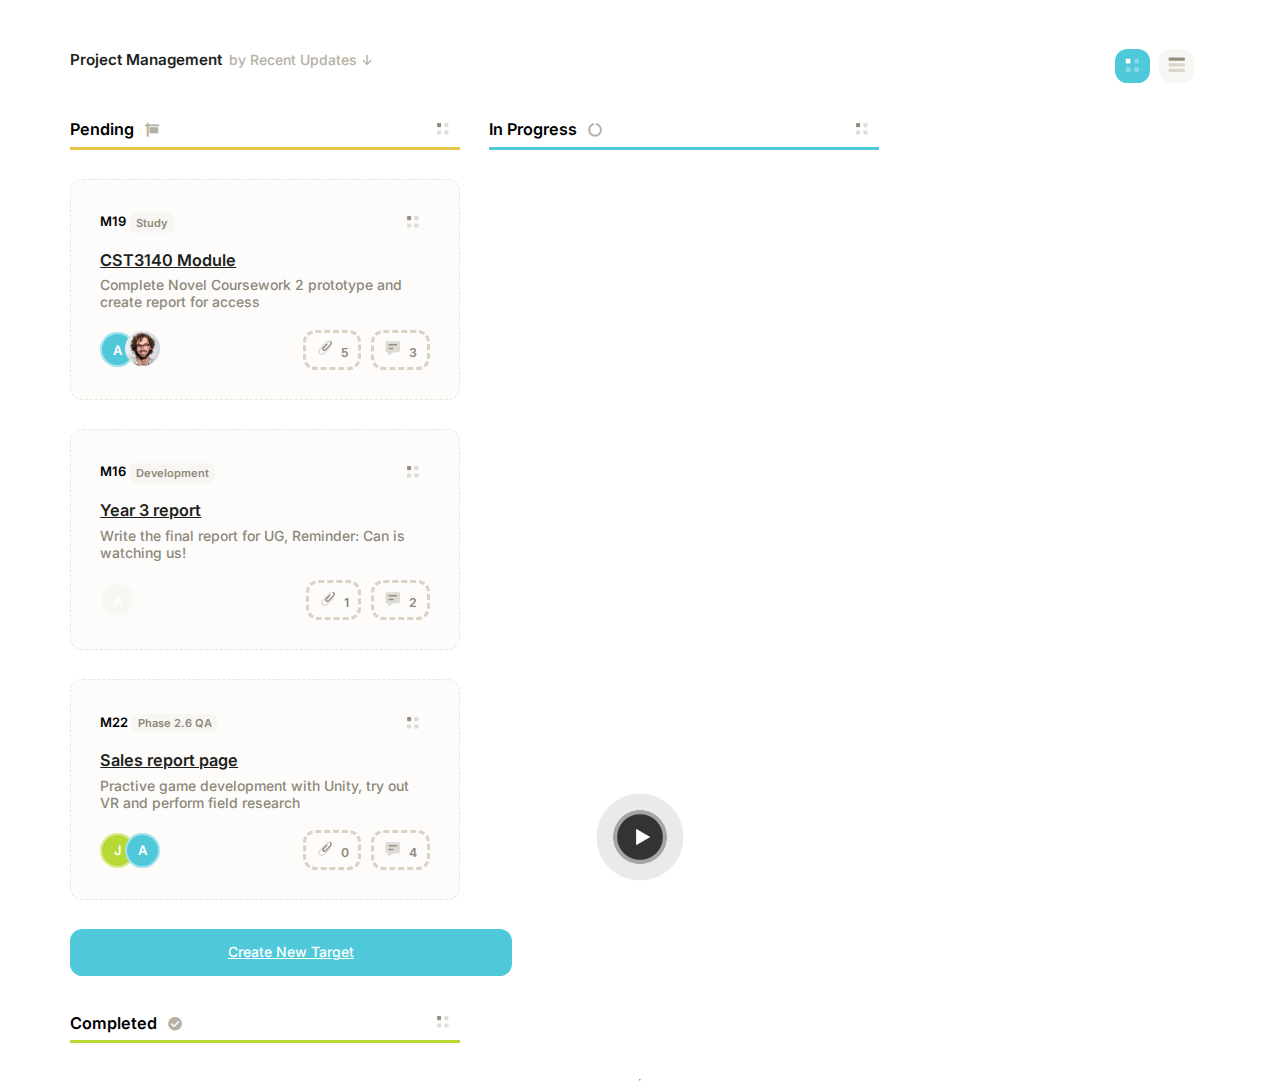
<file: index.html>
<!DOCTYPE html>
<html lang="en">

<head>
    <meta charset="UTF-8">
    <meta http-equiv="X-UA-Compatible" content="IE=edge">
    <meta name="viewport" content="width=device-width, initial-scale=1.0">
    <!-- google fonts -->
    <link rel="preconnect" href="https://fonts.googleapis.com">
    <link rel="preconnect" href="https://fonts.gstatic.com" crossorigin>
    <link href="https://fonts.googleapis.com/css2?family=Inter:wght@300;400;500;600" rel="stylesheet">
    <!-- fontawesome icons -->
    <link rel="stylesheet" href="https://cdnjs.cloudflare.com/ajax/libs/font-awesome/5.15.1/css/all.min.css">
    <!-- bootstrap -->
    <link rel="stylesheet" href="https://cdn.jsdelivr.net/npm/bootstrap@5.2.2/dist/css/bootstrap.min.css"
        integrity="sha384-Zenh87qX5JnK2Jl0vWa8Ck2rdkQ2Bzep5IDxbcnCeuOxjzrPF/et3URy9Bv1WTRi" crossorigin="anonymous">
    <!-- css -->
    <link rel="stylesheet" href="css/style.css">

    <title>Home</title>
    <style>
        body {
            background-color: #fff;
        }

       .circle {
    position: fixed;
    bottom: 0;
    left: 50%;
    transform: translateX(-50%);
    width: 100px;
    height: 100px;
    border-radius: 50%;
    overflow: hidden;
}

.circle img {
    width: 100%;
    height: 100%;
    object-fit: cover;
}

.suggestion {
    position: fixed;
    bottom: 0;
    right: 0%;
    transform: translateX(-50%);
    width: 20%;
}

    </style>
</head>

<body>
    <div class="container">
        <div class="d-flex flex-wrap flex-stack pt-10 pb-8">
            <!--begin::Heading-->
            <h3 class="fw-bold my-2">
                Project Management
                <span class="fs-6 text-gray-400 fw-semibold ms-1">by Recent Updates ↓</span>
            </h3>
            <!--end::Heading-->

            <!--begin::Controls-->
            <div class="d-flex flex-wrap my-1">
                <!--begin::Tab nav-->
                <ul class="nav nav-pills me-5" role="tablist">
                    <li class="nav-item m-0" role="presentation">
                        <a class="btn btn-sm btn-icon btn-light btn-color-muted btn-active-primary active me-3"
                            data-bs-toggle="tab" href="#" aria-selected="true" role="tab">
                            <!--begin::Svg Icon | path: icons/duotune/general/gen024.svg-->
                            <span class="svg-icon svg-icon-1"><svg xmlns="http://www.w3.org/2000/svg" width="24px"
                                    height="24px" viewBox="0 0 24 24">
                                    <g stroke="none" stroke-width="1" fill="none" fill-rule="evenodd">
                                        <rect x="5" y="5" width="5" height="5" rx="1" fill="currentColor"></rect>
                                        <rect x="14" y="5" width="5" height="5" rx="1" fill="currentColor"
                                            opacity="0.3"></rect>
                                        <rect x="5" y="14" width="5" height="5" rx="1" fill="currentColor"
                                            opacity="0.3"></rect>
                                        <rect x="14" y="14" width="5" height="5" rx="1" fill="currentColor"
                                            opacity="0.3"></rect>
                                    </g>
                                </svg></span>
                            <!--end::Svg Icon--> </a>
                    </li>

                    <li class="nav-item m-0" role="presentation">
                        <a class="btn btn-sm btn-icon btn-light btn-color-muted btn-active-primary" data-bs-toggle="tab"
                            href="#" aria-selected="false" tabindex="-1" role="tab">
                            <!--begin::Svg Icon | path: icons/duotune/abstract/abs015.svg-->
                            <span class="svg-icon svg-icon-2"><svg width="24" height="24" viewBox="0 0 24 24"
                                    fill="none" xmlns="http://www.w3.org/2000/svg">
                                    <path
                                        d="M21 7H3C2.4 7 2 6.6 2 6V4C2 3.4 2.4 3 3 3H21C21.6 3 22 3.4 22 4V6C22 6.6 21.6 7 21 7Z"
                                        fill="currentColor"></path>
                                    <path opacity="0.3"
                                        d="M21 14H3C2.4 14 2 13.6 2 13V11C2 10.4 2.4 10 3 10H21C21.6 10 22 10.4 22 11V13C22 13.6 21.6 14 21 14ZM22 20V18C22 17.4 21.6 17 21 17H3C2.4 17 2 17.4 2 18V20C2 20.6 2.4 21 3 21H21C21.6 21 22 20.6 22 20Z"
                                        fill="currentColor"></path>
                                </svg>
                            </span>
                            <!--end::Svg Icon--> </a>
                    </li>
                </ul>
                <!--end::Tab nav-->

            </div>
            <!--end::Controls-->
        </div>

        <div class="row g-9 lists">
            <div class="col-md-4 list">
                <div class="mb-9">
                    <div class="d-flex flex-stack">
                        <div class="fw-bold fs-4">
                            Pending
                            <span class="fs-6 text-gray-400 ms-2 fa fa-sign"></span>
                        </div>

                        <!--begin::Menu-->
                        <div>
                            <button type="button"
                                class="btn btn-sm btn-icon btn-color-light-dark btn-active-light-primary"
                                data-kt-menu-trigger="click" data-kt-menu-placement="bottom-end">

                                <!--begin::Svg Icon | path: icons/duotune/general/gen024.svg-->
                                <span class="svg-icon svg-icon-2"><svg xmlns="http://www.w3.org/2000/svg" width="24px"
                                        height="24px" viewBox="0 0 24 24">
                                        <g stroke="none" stroke-width="1" fill="none" fill-rule="evenodd">
                                            <rect x="5" y="5" width="5" height="5" rx="1" fill="currentColor"></rect>
                                            <rect x="14" y="5" width="5" height="5" rx="1" fill="currentColor"
                                                opacity="0.3"></rect>
                                            <rect x="5" y="14" width="5" height="5" rx="1" fill="currentColor"
                                                opacity="0.3"></rect>
                                            <rect x="14" y="14" width="5" height="5" rx="1" fill="currentColor"
                                                opacity="0.3"></rect>
                                        </g>
                                    </svg></span>
                                <!--end::Svg Icon--> </button>


                        </div>
                        <!--end::Menu-->
                    </div>

                    <div class="h-3px w-100 bg-warning"></div>
                </div>

                <!--begin::Card-->
                <div class="card mb-6 mb-xl-9 list-item" draggable="true" id="M19">
                    <!--begin::Card body-->
                    <div class="card-body">
                        <!--begin::Header-->
                        <div class="d-flex flex-stack mb-3">
                            <div class="fw-bold">M19

                                  <!--begin::Badge-->
                            <div class="badge badge-light">Study</div>
                            <!--end::Badge-->
                            </div>
                          

                            <!--begin::Menu-->
                            <div>
                                <button type="button"
                                    class="btn btn-sm btn-icon btn-color-light-dark btn-active-light-primary"
                                    data-kt-menu-trigger="click" data-kt-menu-placement="bottom-end">
                                    <!--begin::Svg Icon | path: icons/duotune/general/gen024.svg-->
                                    <span class="svg-icon svg-icon-2"><svg xmlns="http://www.w3.org/2000/svg"
                                            width="24px" height="24px" viewBox="0 0 24 24">
                                            <g stroke="none" stroke-width="1" fill="none" fill-rule="evenodd">
                                                <rect x="5" y="5" width="5" height="5" rx="1" fill="currentColor" />
                                                <rect x="14" y="5" width="5" height="5" rx="1" fill="currentColor"
                                                    opacity="0.3" />
                                                <rect x="5" y="14" width="5" height="5" rx="1" fill="currentColor"
                                                    opacity="0.3" />
                                                <rect x="14" y="14" width="5" height="5" rx="1" fill="currentColor"
                                                    opacity="0.3" />
                                            </g>
                                        </svg></span>
                                    <!--end::Svg Icon--> </button>

                            </div>
                            <!--end::Menu-->
                        </div>
                        <!--end::Header-->

                        <!--begin::Title-->
                        <div class="mb-2">
                            <a href="#" class="fs-4 fw-bold mb-1 text-gray-900 text-hover-primary title-header">CST3140 Module</a>
                        </div>
                        <!--end::Title-->

                        <!--begin::Content-->
                        <div class="fs-6 fw-semibold text-gray-600 mb-5">Complete Novel Coursework 2 prototype and create report for access</div>
                        <!--end::Content-->

                        <!--begin::Footer-->
                        <div class="d-flex flex-stack flex-wrapr">
                            <!--begin::Users-->
                            <div class="symbol-group symbol-hover my-1">
                                <div class="symbol symbol-35px symbol-circle" data-bs-toggle="tooltip"
                                    title="Alan Warden">
                                    <span class="symbol-label bg-primary text-inverse-warning fw-bold">A</span>
                                </div>
                                <div class="symbol symbol-35px symbol-circle" data-bs-toggle="tooltip"
                                    title="Michelle Swanston">
                                    <img alt="Pic" src="images/person.jpg" />
                                </div>
                            </div>
                            <!--end::Users-->

                            <!--begin::Stats-->
                            <div class="d-flex my-1">
                                <!--begin::Stat-->
                                <div class="border border-dashed border-gray-300 rounded py-2 px-3">
                                    <!--begin::Svg Icon | path: icons/duotune/communication/com008.svg-->
                                    <span class="svg-icon svg-icon-3"><svg width="24" height="24" viewBox="0 0 24 24"
                                            fill="none" xmlns="http://www.w3.org/2000/svg">
                                            <path opacity="0.3"
                                                d="M4.425 20.525C2.525 18.625 2.525 15.525 4.425 13.525L14.825 3.125C16.325 1.625 18.825 1.625 20.425 3.125C20.825 3.525 20.825 4.12502 20.425 4.52502C20.025 4.92502 19.425 4.92502 19.025 4.52502C18.225 3.72502 17.025 3.72502 16.225 4.52502L5.82499 14.925C4.62499 16.125 4.62499 17.925 5.82499 19.125C7.02499 20.325 8.82501 20.325 10.025 19.125L18.425 10.725C18.825 10.325 19.425 10.325 19.825 10.725C20.225 11.125 20.225 11.725 19.825 12.125L11.425 20.525C9.525 22.425 6.425 22.425 4.425 20.525Z"
                                                fill="currentColor" />
                                            <path
                                                d="M9.32499 15.625C8.12499 14.425 8.12499 12.625 9.32499 11.425L14.225 6.52498C14.625 6.12498 15.225 6.12498 15.625 6.52498C16.025 6.92498 16.025 7.525 15.625 7.925L10.725 12.8249C10.325 13.2249 10.325 13.8249 10.725 14.2249C11.125 14.6249 11.725 14.6249 12.125 14.2249L19.125 7.22493C19.525 6.82493 19.725 6.425 19.725 5.925C19.725 5.325 19.525 4.825 19.125 4.425C18.725 4.025 18.725 3.42498 19.125 3.02498C19.525 2.62498 20.125 2.62498 20.525 3.02498C21.325 3.82498 21.725 4.825 21.725 5.925C21.725 6.925 21.325 7.82498 20.525 8.52498L13.525 15.525C12.325 16.725 10.525 16.725 9.32499 15.625Z"
                                                fill="currentColor" />
                                        </svg>
                                    </span>
                                    <!--end::Svg Icon--> <span class="ms-1 fs-7 fw-bold text-gray-600">5</span>
                                </div>
                                <!--end::Stat-->

                                <!--begin::Stat-->
                                <div class="border border-dashed border-gray-300 rounded py-2 px-3 ms-3">
                                    <!--begin::Svg Icon | path: icons/duotune/communication/com012.svg-->
                                    <span class="svg-icon svg-icon-3"><svg width="24" height="24" viewBox="0 0 24 24"
                                            fill="none" xmlns="http://www.w3.org/2000/svg">
                                            <path opacity="0.3"
                                                d="M20 3H4C2.89543 3 2 3.89543 2 5V16C2 17.1046 2.89543 18 4 18H4.5C5.05228 18 5.5 18.4477 5.5 19V21.5052C5.5 22.1441 6.21212 22.5253 6.74376 22.1708L11.4885 19.0077C12.4741 18.3506 13.6321 18 14.8167 18H20C21.1046 18 22 17.1046 22 16V5C22 3.89543 21.1046 3 20 3Z"
                                                fill="currentColor" />
                                            <rect x="6" y="12" width="7" height="2" rx="1" fill="currentColor" />
                                            <rect x="6" y="7" width="12" height="2" rx="1" fill="currentColor" />
                                        </svg>
                                    </span>
                                    <!--end::Svg Icon--> <span class="ms-1 fs-7 fw-bold text-gray-600">3</span>
                                </div>
                                <!--end::Stat-->
                            </div>
                            <!--end::Stats-->
                        </div>
                        <!--end::Footer-->
                    </div>
                    <!--end::Card body-->
                </div>
                <!--end::Card-->
                <!--begin::Card-->
                <div class="card mb-6 mb-xl-9 list-item" draggable="true" id="M16">
                    <!--begin::Card body-->
                    <div class="card-body">
                        <!--begin::Header-->
                        <div class="d-flex flex-stack mb-3">
                            <div class="fw-bold">M16

                                <!--begin::Badge-->
                          <div class="badge badge-light">Development</div>
                          <!--end::Badge-->
                          </div>

                            <!--begin::Menu-->
                            <div>
                                <button type="button"
                                    class="btn btn-sm btn-icon btn-color-light-dark btn-active-light-primary"
                                    data-kt-menu-trigger="click" data-kt-menu-placement="bottom-end">
                                    <!--begin::Svg Icon | path: icons/duotune/general/gen024.svg-->
                                    <span class="svg-icon svg-icon-2"><svg xmlns="http://www.w3.org/2000/svg"
                                            width="24px" height="24px" viewBox="0 0 24 24">
                                            <g stroke="none" stroke-width="1" fill="none" fill-rule="evenodd">
                                                <rect x="5" y="5" width="5" height="5" rx="1" fill="currentColor" />
                                                <rect x="14" y="5" width="5" height="5" rx="1" fill="currentColor"
                                                    opacity="0.3" />
                                                <rect x="5" y="14" width="5" height="5" rx="1" fill="currentColor"
                                                    opacity="0.3" />
                                                <rect x="14" y="14" width="5" height="5" rx="1" fill="currentColor"
                                                    opacity="0.3" />
                                            </g>
                                        </svg></span>
                                    <!--end::Svg Icon--> </button>

                            </div>
                            <!--end::Menu-->
                        </div>
                        <!--end::Header-->

                        <!--begin::Title-->
                        <div class="mb-2">
                            <a href="#" class="fs-4 fw-bold mb-1 text-gray-900 text-hover-primary title-header">Year 3 report</a>
                        </div>
                        <!--end::Title-->

                        <!--begin::Content-->
                        <div class="fs-6 fw-semibold text-gray-600 mb-5">Write the final report for UG, Reminder: Can is watching us!</div>
                        <!--end::Content-->

                        <!--begin::Footer-->
                        <div class="d-flex flex-stack flex-wrapr">
                            <!--begin::Users-->
                            <div class="symbol-group symbol-hover my-1">
                                <div class="symbol symbol-35px symbol-circle" data-bs-toggle="tooltip"
                                    title="Alan Warden">
                                    <span class="symbol-label bg-danger text-inverse-warning fw-bold">A</span>
                                </div>
                                
                            </div>
                            <!--end::Users-->

                            <!--begin::Stats-->
                            <div class="d-flex my-1">
                                <!--begin::Stat-->
                                <div class="border border-dashed border-gray-300 rounded py-2 px-3">
                                    <!--begin::Svg Icon | path: icons/duotune/communication/com008.svg-->
                                    <span class="svg-icon svg-icon-3"><svg width="24" height="24" viewBox="0 0 24 24"
                                            fill="none" xmlns="http://www.w3.org/2000/svg">
                                            <path opacity="0.3"
                                                d="M4.425 20.525C2.525 18.625 2.525 15.525 4.425 13.525L14.825 3.125C16.325 1.625 18.825 1.625 20.425 3.125C20.825 3.525 20.825 4.12502 20.425 4.52502C20.025 4.92502 19.425 4.92502 19.025 4.52502C18.225 3.72502 17.025 3.72502 16.225 4.52502L5.82499 14.925C4.62499 16.125 4.62499 17.925 5.82499 19.125C7.02499 20.325 8.82501 20.325 10.025 19.125L18.425 10.725C18.825 10.325 19.425 10.325 19.825 10.725C20.225 11.125 20.225 11.725 19.825 12.125L11.425 20.525C9.525 22.425 6.425 22.425 4.425 20.525Z"
                                                fill="currentColor" />
                                            <path
                                                d="M9.32499 15.625C8.12499 14.425 8.12499 12.625 9.32499 11.425L14.225 6.52498C14.625 6.12498 15.225 6.12498 15.625 6.52498C16.025 6.92498 16.025 7.525 15.625 7.925L10.725 12.8249C10.325 13.2249 10.325 13.8249 10.725 14.2249C11.125 14.6249 11.725 14.6249 12.125 14.2249L19.125 7.22493C19.525 6.82493 19.725 6.425 19.725 5.925C19.725 5.325 19.525 4.825 19.125 4.425C18.725 4.025 18.725 3.42498 19.125 3.02498C19.525 2.62498 20.125 2.62498 20.525 3.02498C21.325 3.82498 21.725 4.825 21.725 5.925C21.725 6.925 21.325 7.82498 20.525 8.52498L13.525 15.525C12.325 16.725 10.525 16.725 9.32499 15.625Z"
                                                fill="currentColor" />
                                        </svg>
                                    </span>
                                    <!--end::Svg Icon--> <span class="ms-1 fs-7 fw-bold text-gray-600">1</span>
                                </div>
                                <!--end::Stat-->

                                <!--begin::Stat-->
                                <div class="border border-dashed border-gray-300 rounded py-2 px-3 ms-3">
                                    <!--begin::Svg Icon | path: icons/duotune/communication/com012.svg-->
                                    <span class="svg-icon svg-icon-3"><svg width="24" height="24" viewBox="0 0 24 24"
                                            fill="none" xmlns="http://www.w3.org/2000/svg">
                                            <path opacity="0.3"
                                                d="M20 3H4C2.89543 3 2 3.89543 2 5V16C2 17.1046 2.89543 18 4 18H4.5C5.05228 18 5.5 18.4477 5.5 19V21.5052C5.5 22.1441 6.21212 22.5253 6.74376 22.1708L11.4885 19.0077C12.4741 18.3506 13.6321 18 14.8167 18H20C21.1046 18 22 17.1046 22 16V5C22 3.89543 21.1046 3 20 3Z"
                                                fill="currentColor" />
                                            <rect x="6" y="12" width="7" height="2" rx="1" fill="currentColor" />
                                            <rect x="6" y="7" width="12" height="2" rx="1" fill="currentColor" />
                                        </svg>
                                    </span>
                                    <!--end::Svg Icon--> <span class="ms-1 fs-7 fw-bold text-gray-600">2</span>
                                </div>
                                <!--end::Stat-->
                            </div>
                            <!--end::Stats-->
                        </div>
                        <!--end::Footer-->
                    </div>
                    <!--end::Card body-->
                </div>
                <!--end::Card-->

                <!--begin::Card-->
                <div class="card mb-6 mb-xl-9 list-item" draggable="true" id="M22">
                    <!--begin::Card body-->
                    <div class="card-body">
                        <!--begin::Header-->
                        <div class="d-flex flex-stack mb-3">
                            <div class="fw-bold">M22

                                <!--begin::Badge-->
                          <div class="badge badge-light">Phase 2.6 QA</div>
                          <!--end::Badge-->
                          </div>

                            <!--begin::Menu-->
                            <div>
                                <button type="button"
                                    class="btn btn-sm btn-icon btn-color-light-dark btn-active-light-primary"
                                    data-kt-menu-trigger="click" data-kt-menu-placement="bottom-end">
                                    <!--begin::Svg Icon | path: icons/duotune/general/gen024.svg-->
                                    <span class="svg-icon svg-icon-2"><svg xmlns="http://www.w3.org/2000/svg"
                                            width="24px" height="24px" viewBox="0 0 24 24">
                                            <g stroke="none" stroke-width="1" fill="none" fill-rule="evenodd">
                                                <rect x="5" y="5" width="5" height="5" rx="1" fill="currentColor" />
                                                <rect x="14" y="5" width="5" height="5" rx="1" fill="currentColor"
                                                    opacity="0.3" />
                                                <rect x="5" y="14" width="5" height="5" rx="1" fill="currentColor"
                                                    opacity="0.3" />
                                                <rect x="14" y="14" width="5" height="5" rx="1" fill="currentColor"
                                                    opacity="0.3" />
                                            </g>
                                        </svg></span>
                                    <!--end::Svg Icon--> </button>

                            </div>
                            <!--end::Menu-->
                        </div>
                        <!--end::Header-->

                        <!--begin::Title-->
                        <div class="mb-2">
                            <a href="#" class="fs-4 fw-bold mb-1 text-gray-900 text-hover-primary title-header">Sales report page</a>
                        </div>
                        <!--end::Title-->

                        <!--begin::Content-->
                        <div class="fs-6 fw-semibold text-gray-600 mb-5">Practive game development with Unity, try out VR and perform field research</div>
                        <!--end::Content-->

                        <!--begin::Footer-->
                        <div class="d-flex flex-stack flex-wrapr">
                            <!--begin::Users-->
                            <div class="symbol-group symbol-hover my-1">
                                <div class="symbol symbol-35px symbol-circle" data-bs-toggle="tooltip"
                                    title="John Warden">
                                    <span class="symbol-label bg-success text-inverse-warning fw-bold">J</span>
                                </div>
                                <div class="symbol symbol-35px symbol-circle" data-bs-toggle="tooltip"
                                    title="Ashanti Ava">
                                    <span class="symbol-label bg-primary text-inverse-warning fw-bold">A</span>
                                </div>
                                
                            </div>
                            <!--end::Users-->

                            <!--begin::Stats-->
                            <div class="d-flex my-1">
                                <!--begin::Stat-->
                                <div class="border border-dashed border-gray-300 rounded py-2 px-3">
                                    <!--begin::Svg Icon | path: icons/duotune/communication/com008.svg-->
                                    <span class="svg-icon svg-icon-3"><svg width="24" height="24" viewBox="0 0 24 24"
                                            fill="none" xmlns="http://www.w3.org/2000/svg">
                                            <path opacity="0.3"
                                                d="M4.425 20.525C2.525 18.625 2.525 15.525 4.425 13.525L14.825 3.125C16.325 1.625 18.825 1.625 20.425 3.125C20.825 3.525 20.825 4.12502 20.425 4.52502C20.025 4.92502 19.425 4.92502 19.025 4.52502C18.225 3.72502 17.025 3.72502 16.225 4.52502L5.82499 14.925C4.62499 16.125 4.62499 17.925 5.82499 19.125C7.02499 20.325 8.82501 20.325 10.025 19.125L18.425 10.725C18.825 10.325 19.425 10.325 19.825 10.725C20.225 11.125 20.225 11.725 19.825 12.125L11.425 20.525C9.525 22.425 6.425 22.425 4.425 20.525Z"
                                                fill="currentColor" />
                                            <path
                                                d="M9.32499 15.625C8.12499 14.425 8.12499 12.625 9.32499 11.425L14.225 6.52498C14.625 6.12498 15.225 6.12498 15.625 6.52498C16.025 6.92498 16.025 7.525 15.625 7.925L10.725 12.8249C10.325 13.2249 10.325 13.8249 10.725 14.2249C11.125 14.6249 11.725 14.6249 12.125 14.2249L19.125 7.22493C19.525 6.82493 19.725 6.425 19.725 5.925C19.725 5.325 19.525 4.825 19.125 4.425C18.725 4.025 18.725 3.42498 19.125 3.02498C19.525 2.62498 20.125 2.62498 20.525 3.02498C21.325 3.82498 21.725 4.825 21.725 5.925C21.725 6.925 21.325 7.82498 20.525 8.52498L13.525 15.525C12.325 16.725 10.525 16.725 9.32499 15.625Z"
                                                fill="currentColor" />
                                        </svg>
                                    </span>
                                    <!--end::Svg Icon--> <span class="ms-1 fs-7 fw-bold text-gray-600">0</span>
                                </div>
                                <!--end::Stat-->

                                <!--begin::Stat-->
                                <div class="border border-dashed border-gray-300 rounded py-2 px-3 ms-3">
                                    <!--begin::Svg Icon | path: icons/duotune/communication/com012.svg-->
                                    <span class="svg-icon svg-icon-3"><svg width="24" height="24" viewBox="0 0 24 24"
                                            fill="none" xmlns="http://www.w3.org/2000/svg">
                                            <path opacity="0.3"
                                                d="M20 3H4C2.89543 3 2 3.89543 2 5V16C2 17.1046 2.89543 18 4 18H4.5C5.05228 18 5.5 18.4477 5.5 19V21.5052C5.5 22.1441 6.21212 22.5253 6.74376 22.1708L11.4885 19.0077C12.4741 18.3506 13.6321 18 14.8167 18H20C21.1046 18 22 17.1046 22 16V5C22 3.89543 21.1046 3 20 3Z"
                                                fill="currentColor" />
                                            <rect x="6" y="12" width="7" height="2" rx="1" fill="currentColor" />
                                            <rect x="6" y="7" width="12" height="2" rx="1" fill="currentColor" />
                                        </svg>
                                    </span>
                                    <!--end::Svg Icon--> <span class="ms-1 fs-7 fw-bold text-gray-600">4</span>
                                </div>
                                <!--end::Stat-->
                            </div>
                            <!--end::Stats-->
                        </div>
                        <!--end::Footer-->
                    </div>
                    <!--end::Card body-->
                </div>
                <!--end::Card-->
                <a href="#" class="btn btn-primary er w-100 fs-6 px-8 py-4" data-bs-toggle="modal"
                    data-bs-target="#kt_modal_new_target">Create New Target</a>
            </div>
            <div class="col-md-4 list">
                <div class="mb-9">
                    <div class="d-flex flex-stack">
                        <div class="fw-bold fs-4">
                            In Progress
                            <span class="fs-6 text-gray-400 ms-2 fa fa-circle-notch"></span>
                        </div>

                        <!--begin::Menu-->
                        <div>
                            <button type="button"
                                class="btn btn-sm btn-icon btn-color-light-dark btn-active-light-primary"
                                data-kt-menu-trigger="click" data-kt-menu-placement="bottom-end">

                                <!--begin::Svg Icon | path: icons/duotune/general/gen024.svg-->
                                <span class="svg-icon svg-icon-2"><svg xmlns="http://www.w3.org/2000/svg" width="24px"
                                        height="24px" viewBox="0 0 24 24">
                                        <g stroke="none" stroke-width="1" fill="none" fill-rule="evenodd">
                                            <rect x="5" y="5" width="5" height="5" rx="1" fill="currentColor"></rect>
                                            <rect x="14" y="5" width="5" height="5" rx="1" fill="currentColor"
                                                opacity="0.3"></rect>
                                            <rect x="5" y="14" width="5" height="5" rx="1" fill="currentColor"
                                                opacity="0.3"></rect>
                                            <rect x="14" y="14" width="5" height="5" rx="1" fill="currentColor"
                                                opacity="0.3"></rect>
                                        </g>
                                    </svg></span>
                                <!--end::Svg Icon--> </button>

                        </div>
                        <!--end::Menu-->
                    </div>

                    <div class="h-3px w-100 bg-primary"></div>
                </div>
            </div>
            <div class="col-md-4 list">
                <div class="mb-9">
                    <div class="d-flex flex-stack">
                        <div class="fw-bold fs-4">
                            Completed
                            <span class="fs-6 text-gray-400 ms-2 fa fa-check-circle"></span>
                        </div>

                        <!--begin::Menu-->
                        <div>
                            <button type="button"
                                class="btn btn-sm btn-icon btn-color-light-dark btn-active-light-primary"
                                data-kt-menu-trigger="click" data-kt-menu-placement="bottom-end">

                                <!--begin::Svg Icon | path: icons/duotune/general/gen024.svg-->
                                <span class="svg-icon svg-icon-2"><svg xmlns="http://www.w3.org/2000/svg" width="24px"
                                        height="24px" viewBox="0 0 24 24">
                                        <g stroke="none" stroke-width="1" fill="none" fill-rule="evenodd">
                                            <rect x="5" y="5" width="5" height="5" rx="1" fill="currentColor"></rect>
                                            <rect x="14" y="5" width="5" height="5" rx="1" fill="currentColor"
                                                opacity="0.3"></rect>
                                            <rect x="5" y="14" width="5" height="5" rx="1" fill="currentColor"
                                                opacity="0.3"></rect>
                                            <rect x="14" y="14" width="5" height="5" rx="1" fill="currentColor"
                                                opacity="0.3"></rect>
                                        </g>
                                    </svg></span>
                                <!--end::Svg Icon--> </button>
                        </div>
                        <!--end::Menu-->
                    </div>

                    <div class="h-3px w-100 bg-success"></div>
                </div>
            </div>
        </div>
    </div>
    <hr class="mb-5">
    <div class="circle shadow-lg mb-4" id="micButton">
        <img src="images/play.gif">
    </div>
    <div class="container-fluid suggestion" id="suggestion" style="width: 20%;">
        
        <div class="card bg-secondary text-white shadow-sm" style="height: 30px;">
            <div class="card-body p-2">
                <div class="row">
                    <div class="col-2">
                        <i class="fa fa-info-circle text-white"></i>
                    </div>
                    <div class="col-8">
                        <span>Say: update task</span>
                    </div>
                </div>
            </div>
        </div>
    </div>
    

    <script src="js/main.js"></script>
</body>

</html>
</file>
<file: css/style.css>
* {
    font-family: Inter, sans-serif
}

button {
    text-transform: none
}

[role=button] {
    cursor: pointer
}

[list]:not([type=date]):not([type=datetime-local]):not([type=month]):not([type=week]):not([type=time])::-webkit-calendar-picker-indicator {
    display: none !important
}

[type=button], [type=reset], [type=submit], button {
    -webkit-appearance: button
}

[type=button]:not(:disabled), [type=reset]:not(:disabled), [type=submit]:not(:disabled), button:not(:disabled) {
    cursor: pointer
}

::-moz-focus-inner {
    padding: 0;
    border-style: none
}

::-webkit-datetime-edit-day-field, ::-webkit-datetime-edit-fields-wrapper, ::-webkit-datetime-edit-hour-field, ::-webkit-datetime-edit-minute, ::-webkit-datetime-edit-month-field, ::-webkit-datetime-edit-text, ::-webkit-datetime-edit-year-field {
    padding: 0
}

::-webkit-inner-spin-button {
    height: auto
}

[type=search] {
    outline-offset: -2px;
    -webkit-appearance: textfield
}

::-webkit-search-decoration {
    -webkit-appearance: none
}

::-webkit-color-swatch-wrapper {
    padding: 0
}

::file-selector-button {
    font: inherit;
    -webkit-appearance: button
}

progress {
    vertical-align: baseline
}

[hidden] {
    display: none !important
}

.container, .container-md, .container-sm, .container-xl {
    --bs-gutter-x: 1.5rem;
    --bs-gutter-y: 0;
    width: 100%;
    padding-right: calc(var(--bs-gutter-x) * .5);
    padding-left: calc(var(--bs-gutter-x) * .5);
    margin-right: auto;
    margin-left: auto
}

@media (min-width:576px) {
    .container, .container-sm {
        max-width: 540px
    }
}

@media (min-width:768px) {
    .container, .container-md, .container-sm {
        max-width: 720px
    }
}

@media (min-width:992px) {
    .container, .container-md, .container-sm {
        max-width: 960px
    }
}

@media (min-width:1200px) {
    .container, .container-md, .container-sm, .container-xl {
        max-width: 1140px
    }
}

@media (min-width:1400px) {
    .container, .container-md, .container-sm, .container-xl {
        max-width: 1320px
    }
}

.row {
    --bs-gutter-x: 1.5rem;
    --bs-gutter-y: 0;
    display: flex;
    flex-wrap: wrap;
    margin-top: calc(-1 * var(--bs-gutter-y));
    margin-right: calc(-.5 * var(--bs-gutter-x));
    margin-left: calc(-.5 * var(--bs-gutter-x))
}

.row>* {
    flex-shrink: 0;
    width: 100%;
    max-width: 100%;
    padding-right: calc(var(--bs-gutter-x) * .5);
    padding-left: calc(var(--bs-gutter-x) * .5);
    margin-top: var(--bs-gutter-y)
}

.col {
    flex: 1 0 0%
}

.col-1 {
    flex: 0 0 auto;
    width: 8.33333333%
}

.col-2 {
    flex: 0 0 auto;
    width: 16.66666667%
}

.col-3 {
    flex: 0 0 auto;
    width: 25%
}

.col-4 {
    flex: 0 0 auto;
    width: 33.33333333%
}

.col-5 {
    flex: 0 0 auto;
    width: 41.66666667%
}

.col-6 {
    flex: 0 0 auto;
    width: 50%
}

.col-7 {
    flex: 0 0 auto;
    width: 58.33333333%
}

.col-8 {
    flex: 0 0 auto;
    width: 66.66666667%
}

.col-9 {
    flex: 0 0 auto;
    width: 75%
}

.col-10 {
    flex: 0 0 auto;
    width: 83.33333333%
}

.col-11 {
    flex: 0 0 auto;
    width: 91.66666667%
}

.col-12 {
    flex: 0 0 auto;
    width: 100%
}

.g-0 {
    --bs-gutter-x: 0rem
}

.g-0 {
    --bs-gutter-y: 0rem
}

.g-1 {
    --bs-gutter-x: 0.25rem
}

.g-1 {
    --bs-gutter-y: 0.25rem
}

.g-2 {
    --bs-gutter-x: 0.5rem
}

.g-2 {
    --bs-gutter-y: 0.5rem
}

.g-3 {
    --bs-gutter-x: 0.75rem
}

.g-3 {
    --bs-gutter-y: 0.75rem
}

.g-4 {
    --bs-gutter-x: 1rem
}

.g-4 {
    --bs-gutter-y: 1rem
}

.g-5 {
    --bs-gutter-x: 1.25rem
}

.g-5 {
    --bs-gutter-y: 1.25rem
}

.g-6 {
    --bs-gutter-x: 1.5rem
}

.g-6 {
    --bs-gutter-y: 1.5rem
}

.g-7 {
    --bs-gutter-x: 1.75rem
}

.g-7 {
    --bs-gutter-y: 1.75rem
}

.g-8 {
    --bs-gutter-x: 2rem
}

.g-8 {
    --bs-gutter-y: 2rem
}

.g-9 {
    --bs-gutter-x: 2.25rem
}

.g-9 {
    --bs-gutter-y: 2.25rem
}

.g-10 {
    --bs-gutter-x: 2.5rem
}

.g-10 {
    --bs-gutter-y: 2.5rem
}

@media (min-width:576px) {
    .col-sm {
        flex: 1 0 0%
    }

    .col-sm-1 {
        flex: 0 0 auto;
        width: 8.33333333%
    }

    .col-sm-2 {
        flex: 0 0 auto;
        width: 16.66666667%
    }

    .col-sm-3 {
        flex: 0 0 auto;
        width: 25%
    }

    .col-sm-4 {
        flex: 0 0 auto;
        width: 33.33333333%
    }

    .col-sm-5 {
        flex: 0 0 auto;
        width: 41.66666667%
    }

    .col-sm-6 {
        flex: 0 0 auto;
        width: 50%
    }

    .col-sm-7 {
        flex: 0 0 auto;
        width: 58.33333333%
    }

    .col-sm-8 {
        flex: 0 0 auto;
        width: 66.66666667%
    }

    .col-sm-9 {
        flex: 0 0 auto;
        width: 75%
    }

    .col-sm-10 {
        flex: 0 0 auto;
        width: 83.33333333%
    }

    .col-sm-11 {
        flex: 0 0 auto;
        width: 91.66666667%
    }

    .col-sm-12 {
        flex: 0 0 auto;
        width: 100%
    }

    .g-sm-0 {
        --bs-gutter-x: 0rem
    }

    .g-sm-0 {
        --bs-gutter-y: 0rem
    }

    .g-sm-1 {
        --bs-gutter-x: 0.25rem
    }

    .g-sm-1 {
        --bs-gutter-y: 0.25rem
    }

    .g-sm-2 {
        --bs-gutter-x: 0.5rem
    }

    .g-sm-2 {
        --bs-gutter-y: 0.5rem
    }

    .g-sm-3 {
        --bs-gutter-x: 0.75rem
    }

    .g-sm-3 {
        --bs-gutter-y: 0.75rem
    }

    .g-sm-4 {
        --bs-gutter-x: 1rem
    }

    .g-sm-4 {
        --bs-gutter-y: 1rem
    }

    .g-sm-5 {
        --bs-gutter-x: 1.25rem
    }

    .g-sm-5 {
        --bs-gutter-y: 1.25rem
    }

    .g-sm-6 {
        --bs-gutter-x: 1.5rem
    }

    .g-sm-6 {
        --bs-gutter-y: 1.5rem
    }

    .g-sm-7 {
        --bs-gutter-x: 1.75rem
    }

    .g-sm-7 {
        --bs-gutter-y: 1.75rem
    }

    .g-sm-8 {
        --bs-gutter-x: 2rem
    }

    .g-sm-8 {
        --bs-gutter-y: 2rem
    }

    .g-sm-9 {
        --bs-gutter-x: 2.25rem
    }

    .g-sm-9 {
        --bs-gutter-y: 2.25rem
    }

    .g-sm-10 {
        --bs-gutter-x: 2.5rem
    }

    .g-sm-10 {
        --bs-gutter-y: 2.5rem
    }
}

@media (min-width:768px) {
    .col-md {
        flex: 1 0 0%
    }

    .col-md-1 {
        flex: 0 0 auto;
        width: 8.33333333%
    }

    .col-md-2 {
        flex: 0 0 auto;
        width: 16.66666667%
    }

    .col-md-3 {
        flex: 0 0 auto;
        width: 25%
    }

    .col-md-4 {
        flex: 0 0 auto;
        width: 33.33333333%
    }

    .col-md-5 {
        flex: 0 0 auto;
        width: 41.66666667%
    }

    .col-md-6 {
        flex: 0 0 auto;
        width: 50%
    }

    .col-md-7 {
        flex: 0 0 auto;
        width: 58.33333333%
    }

    .col-md-8 {
        flex: 0 0 auto;
        width: 66.66666667%
    }

    .col-md-9 {
        flex: 0 0 auto;
        width: 75%
    }

    .col-md-10 {
        flex: 0 0 auto;
        width: 83.33333333%
    }

    .col-md-11 {
        flex: 0 0 auto;
        width: 91.66666667%
    }

    .col-md-12 {
        flex: 0 0 auto;
        width: 100%
    }

    .g-md-0 {
        --bs-gutter-x: 0rem
    }

    .g-md-0 {
        --bs-gutter-y: 0rem
    }

    .g-md-1 {
        --bs-gutter-x: 0.25rem
    }

    .g-md-1 {
        --bs-gutter-y: 0.25rem
    }

    .g-md-2 {
        --bs-gutter-x: 0.5rem
    }

    .g-md-2 {
        --bs-gutter-y: 0.5rem
    }

    .g-md-3 {
        --bs-gutter-x: 0.75rem
    }

    .g-md-3 {
        --bs-gutter-y: 0.75rem
    }

    .g-md-4 {
        --bs-gutter-x: 1rem
    }

    .g-md-4 {
        --bs-gutter-y: 1rem
    }

    .g-md-5 {
        --bs-gutter-x: 1.25rem
    }

    .g-md-5 {
        --bs-gutter-y: 1.25rem
    }

    .g-md-6 {
        --bs-gutter-x: 1.5rem
    }

    .g-md-6 {
        --bs-gutter-y: 1.5rem
    }

    .g-md-7 {
        --bs-gutter-x: 1.75rem
    }

    .g-md-7 {
        --bs-gutter-y: 1.75rem
    }

    .g-md-8 {
        --bs-gutter-x: 2rem
    }

    .g-md-8 {
        --bs-gutter-y: 2rem
    }

    .g-md-9 {
        --bs-gutter-x: 2.25rem
    }

    .g-md-9 {
        --bs-gutter-y: 2.25rem
    }

    .g-md-10 {
        --bs-gutter-x: 2.5rem
    }

    .g-md-10 {
        --bs-gutter-y: 2.5rem
    }
}

@media (min-width:1200px) {
    .col-xl {
        flex: 1 0 0%
    }

    .col-xl-1 {
        flex: 0 0 auto;
        width: 8.33333333%
    }

    .col-xl-2 {
        flex: 0 0 auto;
        width: 16.66666667%
    }

    .col-xl-3 {
        flex: 0 0 auto;
        width: 25%
    }

    .col-xl-4 {
        flex: 0 0 auto;
        width: 33.33333333%
    }

    .col-xl-5 {
        flex: 0 0 auto;
        width: 41.66666667%
    }

    .col-xl-6 {
        flex: 0 0 auto;
        width: 50%
    }

    .col-xl-7 {
        flex: 0 0 auto;
        width: 58.33333333%
    }

    .col-xl-8 {
        flex: 0 0 auto;
        width: 66.66666667%
    }

    .col-xl-9 {
        flex: 0 0 auto;
        width: 75%
    }

    .col-xl-10 {
        flex: 0 0 auto;
        width: 83.33333333%
    }

    .col-xl-11 {
        flex: 0 0 auto;
        width: 91.66666667%
    }

    .col-xl-12 {
        flex: 0 0 auto;
        width: 100%
    }

    .g-xl-0 {
        --bs-gutter-x: 0rem
    }

    .g-xl-0 {
        --bs-gutter-y: 0rem
    }

    .g-xl-1 {
        --bs-gutter-x: 0.25rem
    }

    .g-xl-1 {
        --bs-gutter-y: 0.25rem
    }

    .g-xl-2 {
        --bs-gutter-x: 0.5rem
    }

    .g-xl-2 {
        --bs-gutter-y: 0.5rem
    }

    .g-xl-3 {
        --bs-gutter-x: 0.75rem
    }

    .g-xl-3 {
        --bs-gutter-y: 0.75rem
    }

    .g-xl-4 {
        --bs-gutter-x: 1rem
    }

    .g-xl-4 {
        --bs-gutter-y: 1rem
    }

    .g-xl-5 {
        --bs-gutter-x: 1.25rem
    }

    .g-xl-5 {
        --bs-gutter-y: 1.25rem
    }

    .g-xl-6 {
        --bs-gutter-x: 1.5rem
    }

    .g-xl-6 {
        --bs-gutter-y: 1.5rem
    }

    .g-xl-7 {
        --bs-gutter-x: 1.75rem
    }

    .g-xl-7 {
        --bs-gutter-y: 1.75rem
    }

    .g-xl-8 {
        --bs-gutter-x: 2rem
    }

    .g-xl-8 {
        --bs-gutter-y: 2rem
    }

    .g-xl-9 {
        --bs-gutter-x: 2.25rem
    }

    .g-xl-9 {
        --bs-gutter-y: 2.25rem
    }

    .g-xl-10 {
        --bs-gutter-x: 2.5rem
    }

    .g-xl-10 {
        --bs-gutter-y: 2.5rem
    }
}

.btn {
    --bs-btn-padding-x: 1.5rem;
    --bs-btn-padding-y: 0.775rem;
    --bs-btn-font-size: 1rem;
    --bs-btn-font-weight: 500;
    --bs-btn-line-height: 1.5;
    --bs-btn-color: #211F1C;
    --bs-btn-bg: transparent;
    --bs-btn-border-width: 1px;
    --bs-btn-border-color: transparent;
    --bs-btn-border-radius: 0.95rem;
    --bs-btn-box-shadow: inset 0 1px 0 rgba(255, 255, 255, 0.15), 0 1px 1px rgba(0, 0, 0, 0.075);
    --bs-btn-disabled-opacity: 0.65;
    --bs-btn-focus-box-shadow: 0 0 0 0.25rem rgba(var(--bs-btn-focus-shadow-rgb), .5);
    display: inline-block;
    padding: var(--bs-btn-padding-y) var(--bs-btn-padding-x);
    font-family: var(--bs-btn-font-family);
    font-size: var(--bs-btn-font-size);
    font-weight: var(--bs-btn-font-weight);
    line-height: var(--bs-btn-line-height);
    color: var(--bs-btn-color);
    text-align: center;
    vertical-align: middle;
    cursor: pointer;
    user-select: none;
    border: var(--bs-btn-border-width) solid var(--bs-btn-border-color);
    border-radius: var(--bs-btn-border-radius);
    background-color: var(--bs-btn-bg);
    box-shadow: var(--bs-btn-box-shadow);
    transition: color .15s ease-in-out, background-color .15s ease-in-out, border-color .15s ease-in-out, box-shadow .15s ease-in-out
}

@media (prefers-reduced-motion:reduce) {
    .btn {
        transition: none
    }
}

.btn:hover {
    color: var(--bs-btn-hover-color);
    background-color: var(--bs-btn-hover-bg);
    border-color: var(--bs-btn-hover-border-color)
}

.btn:focus {
    color: var(--bs-btn-hover-color);
    background-color: var(--bs-btn-hover-bg);
    border-color: var(--bs-btn-hover-border-color);
    outline: 0;
    box-shadow: var(--bs-btn-box-shadow), var(--bs-btn-focus-box-shadow)
}

.btn.active, .btn:active {
    color: var(--bs-btn-active-color);
    background-color: var(--bs-btn-active-bg);
    border-color: var(--bs-btn-active-border-color);
    box-shadow: var(--bs-btn-active-shadow)
}

.btn.active:focus, .btn:active:focus {
    box-shadow: var(--bs-btn-active-shadow), var(--bs-btn-focus-box-shadow)
}

.btn:disabled {
    color: var(--bs-btn-disabled-color);
    pointer-events: none;
    background-color: var(--bs-btn-disabled-bg);
    border-color: var(--bs-btn-disabled-border-color);
    opacity: var(--bs-btn-disabled-opacity);
    box-shadow: none
}

.btn-light {
    --bs-btn-color: #000000;
    --bs-btn-bg: #F8F6F2;
    --bs-btn-border-color: #F8F6F2;
    --bs-btn-hover-color: #000000;
    --bs-btn-hover-bg: #d3d1ce;
    --bs-btn-hover-border-color: #c6c5c2;
    --bs-btn-focus-shadow-rgb: 211, 209, 206;
    --bs-btn-active-color: #000000;
    --bs-btn-active-bg: #c6c5c2;
    --bs-btn-active-border-color: #bab9b6;
    --bs-btn-active-shadow: inset 0 3px 5px rgba(0, 0, 0, 0.125);
    --bs-btn-disabled-color: #000000;
    --bs-btn-disabled-bg: #F8F6F2;
    --bs-btn-disabled-border-color: #F8F6F2
}

.btn-primary {
    --bs-btn-color: #000000;
    --bs-btn-bg: #4FC9DA;
    --bs-btn-border-color: #4FC9DA;
    --bs-btn-hover-color: #000000;
    --bs-btn-hover-bg: #69d1e0;
    --bs-btn-hover-border-color: #61cede;
    --bs-btn-focus-shadow-rgb: 67, 171, 185;
    --bs-btn-active-color: #000000;
    --bs-btn-active-bg: #72d4e1;
    --bs-btn-active-border-color: #61cede;
    --bs-btn-active-shadow: inset 0 3px 5px rgba(0, 0, 0, 0.125);
    --bs-btn-disabled-color: #000000;
    --bs-btn-disabled-bg: #4FC9DA;
    --bs-btn-disabled-border-color: #4FC9DA
}

.btn-success {
    --bs-btn-color: #000000;
    --bs-btn-bg: #B8D935;
    --bs-btn-border-color: #B8D935;
    --bs-btn-hover-color: #000000;
    --bs-btn-hover-bg: #c3df53;
    --bs-btn-hover-border-color: #bfdd49;
    --bs-btn-focus-shadow-rgb: 156, 184, 45;
    --bs-btn-active-color: #000000;
    --bs-btn-active-bg: #c6e15d;
    --bs-btn-active-border-color: #bfdd49;
    --bs-btn-active-shadow: inset 0 3px 5px rgba(0, 0, 0, 0.125);
    --bs-btn-disabled-color: #000000;
    --bs-btn-disabled-bg: #B8D935;
    --bs-btn-disabled-border-color: #B8D935
}

.btn-warning {
    --bs-btn-color: #000000;
    --bs-btn-bg: #E8C444;
    --bs-btn-border-color: #E8C444;
    --bs-btn-hover-color: #000000;
    --bs-btn-hover-bg: #ebcd60;
    --bs-btn-hover-border-color: #eaca57;
    --bs-btn-focus-shadow-rgb: 197, 167, 58;
    --bs-btn-active-color: #000000;
    --bs-btn-active-bg: #edd069;
    --bs-btn-active-border-color: #eaca57;
    --bs-btn-active-shadow: inset 0 3px 5px rgba(0, 0, 0, 0.125);
    --bs-btn-disabled-color: #000000;
    --bs-btn-disabled-bg: #E8C444;
    --bs-btn-disabled-border-color: #E8C444
}

.btn-dark {
    --bs-btn-color: #ffffff;
    --bs-btn-bg: #211F1C;
    --bs-btn-border-color: #211F1C;
    --bs-btn-hover-color: #ffffff;
    --bs-btn-hover-bg: #42413e;
    --bs-btn-hover-border-color: #373533;
    --bs-btn-focus-shadow-rgb: 66, 65, 62;
    --bs-btn-active-color: #ffffff;
    --bs-btn-active-bg: #4d4c49;
    --bs-btn-active-border-color: #373533;
    --bs-btn-active-shadow: inset 0 3px 5px rgba(0, 0, 0, 0.125);
    --bs-btn-disabled-color: #ffffff;
    --bs-btn-disabled-bg: #211F1C;
    --bs-btn-disabled-border-color: #211F1C
}

.btn-link {
    --bs-btn-font-weight: 400;
    --bs-btn-color: #4FC9DA;
    --bs-btn-bg: transparent;
    --bs-btn-border-color: transparent;
    --bs-btn-hover-color: shift-color(#4FC9DA, 20%);
    --bs-btn-hover-border-color: transparent;
    --bs-btn-active-color: shift-color(#4FC9DA, 20%);
    --bs-btn-active-border-color: transparent;
    --bs-btn-disabled-color: #8E887A;
    --bs-btn-disabled-border-color: transparent;
    --bs-btn-box-shadow: none;
    --bs-btn-focus-shadow-rgb: 67, 171, 185;
    text-decoration: none
}

.btn-link:focus, .btn-link:hover {
    text-decoration: none
}

.btn-link:focus {
    color: var(--bs-btn-color)
}

.btn-link:hover {
    color: var(--bs-btn-hover-color)
}

.btn-group-sm>.btn, .btn-sm {
    --bs-btn-padding-y: 0.55rem;
    --bs-btn-padding-x: 1.25rem;
    --bs-btn-font-size: 0.925rem;
    --bs-btn-border-radius: 0.95rem
}

.btn-group {
    position: relative;
    display: inline-flex;
    vertical-align: middle
}

.btn-group>.btn {
    position: relative;
    flex: 1 1 auto
}

.btn-group>.btn.active, .btn-group>.btn:active, .btn-group>.btn:focus, .btn-group>.btn:hover {
    z-index: 1
}

.btn-group {
    border-radius: .95rem
}

.btn-group>.btn-group:not(:first-child), .btn-group>.btn:not(:first-child) {
    margin-left: -1px
}

.btn-group>.btn-group:not(:last-child)>.btn, .btn-group>.btn:not(:last-child):not(.dropdown-toggle) {
    border-top-right-radius: 0;
    border-bottom-right-radius: 0
}

.btn-group>.btn-group:not(:first-child)>.btn, .btn-group>.btn:nth-child(n+3), .btn-group>:not(.btn-check)+.btn {
    border-top-left-radius: 0;
    border-bottom-left-radius: 0
}

.nav {
    --bs-nav-link-padding-x: 1rem;
    --bs-nav-link-padding-y: 0.5rem;
    --bs-nav-link-color: var(--bs-link-color);
    --bs-nav-link-hover-color: var(--bs-link-hover-color);
    --bs-nav-link-disabled-color: #8E887A;
    display: flex;
    flex-wrap: wrap;
    padding-left: 0;
    margin-bottom: 0;
    list-style: none
}

.nav-link {
    display: block;
    padding: var(--bs-nav-link-padding-y) var(--bs-nav-link-padding-x);
    font-size: var(--bs-nav-link-font-size);
    font-weight: var(--bs-nav-link-font-weight);
    color: var(--bs-nav-link-color);
    transition: color .15s ease-in-out
}

@media (prefers-reduced-motion:reduce) {
    .nav-link {
        transition: none
    }
}

.nav-link:focus, .nav-link:hover {
    color: var(--bs-nav-link-hover-color)
}

.nav-pills {
    --bs-nav-pills-border-radius: 0.95rem;
    --bs-nav-pills-link-active-color: #FFFFFF;
    --bs-nav-pills-link-active-bg: #4FC9DA
}

.nav-pills .nav-link {
    background: 0 0;
    border: 0;
    border-radius: var(--bs-nav-pills-border-radius)
}

.nav-pills .nav-link:disabled {
    color: var(--bs-nav-link-disabled-color);
    background-color: transparent;
    border-color: transparent
}

.nav-pills .nav-link.active {
    color: var(--bs-nav-pills-link-active-color);
    background-color: var(--bs-nav-pills-link-active-bg)
}

.nav-fill .nav-item, .nav-fill>.nav-link {
    flex: 1 1 auto;
    text-align: center
}

.nav-fill .nav-item .nav-link {
    width: 100%
}

.tab-content>.active {
    display: block
}

.card {
    --bs-card-spacer-y: 1rem;
    --bs-card-spacer-x: 1rem;
    --bs-card-title-spacer-y: 0.5rem;
    --bs-card-border-width: 1px;
    --bs-card-border-color: #E8E5DD;
    --bs-card-border-radius: 0.95rem;
    --bs-card-box-shadow: none;
    --bs-card-inner-border-radius: calc(0.95rem - 1px);
    --bs-card-cap-padding-y: 0.5rem;
    --bs-card-cap-padding-x: 1rem;
    --bs-card-cap-bg: transparent;
    --bs-card-bg: rgba(248, 246, 242, 0.3);
    --bs-card-img-overlay-padding: 1rem;
    --bs-card-group-margin: 0.75rem;
    position: relative;
    display: flex;
    flex-direction: column;
    min-width: 0;
    height: var(--bs-card-height);
    word-wrap: break-word;
    background-color: var(--bs-card-bg);
    background-clip: border-box;
    border: var(--bs-card-border-width) solid var(--bs-card-border-color);
    border-radius: var(--bs-card-border-radius);
    box-shadow: var(--bs-card-box-shadow)
}

.card-body {
    flex: 1 1 auto;
    padding: var(--bs-card-spacer-y) var(--bs-card-spacer-x);
    color: var(--bs-card-color)
}

.card-title {
    margin-bottom: var(--bs-card-title-spacer-y)
}

.card-text:last-child {
    margin-bottom: 0
}

.card-link+.card-link {
    margin-left: var(--bs-card-spacer-x)
}

.card-header {
    padding: var(--bs-card-cap-padding-y) var(--bs-card-cap-padding-x);
    margin-bottom: 0;
    color: var(--bs-card-cap-color);
    background-color: var(--bs-card-cap-bg);
    border-bottom: var(--bs-card-border-width) solid var(--bs-card-border-color)
}

.card-header:first-child {
    border-radius: var(--bs-card-inner-border-radius) var(--bs-card-inner-border-radius) 0 0
}

.card-footer {
    padding: var(--bs-card-cap-padding-y) var(--bs-card-cap-padding-x);
    color: var(--bs-card-cap-color);
    background-color: var(--bs-card-cap-bg);
    border-top: var(--bs-card-border-width) solid var(--bs-card-border-color)
}

.card-footer:last-child {
    border-radius: 0 0 var(--bs-card-inner-border-radius) var(--bs-card-inner-border-radius)
}

.card-header-pills {
    margin-right: calc(-.5 * var(--bs-card-cap-padding-x));
    margin-left: calc(-.5 * var(--bs-card-cap-padding-x))
}

.card-img, .card-img-bottom {
    width: 100%
}

.card-img {
    border-top-left-radius: var(--bs-card-inner-border-radius);
    border-top-right-radius: var(--bs-card-inner-border-radius)
}

.card-img, .card-img-bottom {
    border-bottom-right-radius: var(--bs-card-inner-border-radius);
    border-bottom-left-radius: var(--bs-card-inner-border-radius)
}

.card-group>.card {
    margin-bottom: var(--bs-card-group-margin)
}

@media (min-width:576px) {
    .card-group {
        display: flex;
        flex-flow: row wrap
    }

    .card-group>.card {
        flex: 1 0 0%;
        margin-bottom: 0
    }

    .card-group>.card+.card {
        margin-left: 0;
        border-left: 0
    }

    .card-group>.card:not(:last-child) {
        border-top-right-radius: 0;
        border-bottom-right-radius: 0
    }

    .card-group>.card:not(:last-child) .card-header {
        border-top-right-radius: 0
    }

    .card-group>.card:not(:last-child) .card-footer, .card-group>.card:not(:last-child) .card-img-bottom {
        border-bottom-right-radius: 0
    }

    .card-group>.card:not(:first-child) {
        border-top-left-radius: 0;
        border-bottom-left-radius: 0
    }

    .card-group>.card:not(:first-child) .card-header {
        border-top-left-radius: 0
    }

    .card-group>.card:not(:first-child) .card-footer, .card-group>.card:not(:first-child) .card-img-bottom {
        border-bottom-left-radius: 0
    }
}

.page-link {
    position: relative;
    display: block;
    padding: var(--bs-pagination-padding-y) var(--bs-pagination-padding-x);
    font-size: var(--bs-pagination-font-size);
    color: var(--bs-pagination-color);
    background-color: var(--bs-pagination-bg);
    border: var(--bs-pagination-border-width) solid var(--bs-pagination-border-color);
    transition: color .15s ease-in-out, background-color .15s ease-in-out, border-color .15s ease-in-out, box-shadow .15s ease-in-out
}

@media (prefers-reduced-motion:reduce) {
    .page-link {
        transition: none
    }
}

.page-link:hover {
    z-index: 2;
    color: var(--bs-pagination-hover-color);
    background-color: var(--bs-pagination-hover-bg);
    border-color: var(--bs-pagination-hover-border-color)
}

.page-link:focus {
    z-index: 3;
    color: var(--bs-pagination-focus-color);
    background-color: var(--bs-pagination-focus-bg);
    outline: 0;
    box-shadow: var(--bs-pagination-focus-box-shadow)
}

.active>.page-link, .page-link.active {
    z-index: 3;
    color: var(--bs-pagination-active-color);
    background-color: var(--bs-pagination-active-bg);
    border-color: var(--bs-pagination-active-border-color)
}

.page-item:not(:first-child) .page-link {
    margin-left: 0
}

.page-item:first-child .page-link {
    border-top-left-radius: var(--bs-pagination-border-radius);
    border-bottom-left-radius: var(--bs-pagination-border-radius)
}

.page-item:last-child .page-link {
    border-top-right-radius: var(--bs-pagination-border-radius);
    border-bottom-right-radius: var(--bs-pagination-border-radius)
}

.badge {
    --bs-badge-padding-x: 0.5rem;
    --bs-badge-padding-y: 0.325rem;
    --bs-badge-font-size: 0.85rem;
    --bs-badge-font-weight: 600;
    --bs-badge-color: #ffffff;
    --bs-badge-border-radius: 0.475rem;
    display: inline-block;
    padding: var(--bs-badge-padding-y) var(--bs-badge-padding-x);
    font-size: var(--bs-badge-font-size);
    font-weight: var(--bs-badge-font-weight);
    line-height: 1;
    color: var(--bs-badge-color);
    text-align: center;
    white-space: nowrap;
    vertical-align: baseline;
    border-radius: var(--bs-badge-border-radius)
}

.badge:empty {
    display: none
}

.btn .badge {
    position: relative;
    top: -1px
}

@keyframes progress-bar-stripes {
    0% {
        background-position-x: 1rem
    }
}

.progress {
    --bs-progress-height: 1rem;
    --bs-progress-font-size: 0.75rem;
    --bs-progress-bg: #F8F6F2;
    --bs-progress-border-radius: 6px;
    --bs-progress-box-shadow: none;
    --bs-progress-bar-color: #ffffff;
    --bs-progress-bar-bg: #4FC9DA;
    --bs-progress-bar-transition: width 0.6s ease;
    display: flex;
    height: var(--bs-progress-height);
    overflow: hidden;
    font-size: var(--bs-progress-font-size);
    background-color: var(--bs-progress-bg);
    border-radius: var(--bs-progress-border-radius);
    box-shadow: var(--bs-progress-box-shadow)
}

.tooltip {
    --bs-tooltip-zindex: 1080;
    --bs-tooltip-max-width: 200px;
    --bs-tooltip-padding-x: 1rem;
    --bs-tooltip-padding-y: 0.75rem;
    --bs-tooltip-margin: 0;
    --bs-tooltip-font-size: 0.925rem;
    --bs-tooltip-color: #403D38;
    --bs-tooltip-bg: #ffffff;
    --bs-tooltip-border-radius: 0.95rem;
    --bs-tooltip-opacity: 1;
    --bs-tooltip-arrow-width: 0.8rem;
    --bs-tooltip-arrow-height: 0.4rem;
    z-index: var(--bs-tooltip-zindex);
    display: block;
    padding: var(--bs-tooltip-arrow-height);
    margin: var(--bs-tooltip-margin);
    font-family: var(--bs-font-sans-serif);
    font-style: normal;
    font-weight: 400;
    line-height: 1.5;
    text-align: left;
    text-align: start;
    text-decoration: none;
    text-shadow: none;
    text-transform: none;
    letter-spacing: normal;
    word-break: normal;
    white-space: normal;
    word-spacing: normal;
    line-break: auto;
    font-size: var(--bs-tooltip-font-size);
    word-wrap: break-word;
    opacity: 0
}

@keyframes spinner-border {
    to {
        transform: rotate(360deg)
    }
}

@keyframes spinner-grow {
    0% {
        transform: scale(0)
    }

    50% {
        opacity: 1;
        transform: none
    }
}

@keyframes placeholder-glow {
    50% {
        opacity: .2
    }
}

@keyframes placeholder-wave {
    100% {
        mask-position: -200% 0
    }
}

.text-bg-light {
    color: #000 !important;
    background-color: RGBA(248, 246, 242, var(--bs-bg-opacity, 1)) !important
}

.text-bg-primary {
    color: #000 !important;
    background-color: RGBA(79, 201, 218, var(--bs-bg-opacity, 1)) !important
}

.text-bg-success {
    color: #000 !important;
    background-color: RGBA(184, 217, 53, var(--bs-bg-opacity, 1)) !important
}

.text-bg-warning {
    color: #000 !important;
    background-color: RGBA(232, 196, 68, var(--bs-bg-opacity, 1)) !important
}

.text-bg-dark {
    color: #fff !important;
    background-color: RGBA(33, 31, 28, var(--bs-bg-opacity, 1)) !important
}

.link-light {
    color: #f8f6f2 !important
}

.link-light:focus, .link-light:hover {
    color: #f9f8f5 !important
}

.link-primary {
    color: #4fc9da !important
}

.link-primary:focus, .link-primary:hover {
    color: #72d4e1 !important
}

.link-success {
    color: #b8d935 !important
}

.link-success:focus, .link-success:hover {
    color: #c6e15d !important
}

.link-warning {
    color: #e8c444 !important
}

.link-warning:focus, .link-warning:hover {
    color: #edd069 !important
}

.link-dark {
    color: #211f1c !important
}

.link-dark:focus, .link-dark:hover {
    color: #1a1916 !important
}

.opacity-0 {
    opacity: 0 !important
}

.opacity-5 {
    opacity: .05 !important
}

.opacity-10 {
    opacity: .1 !important
}

.opacity-15 {
    opacity: .15 !important
}

.opacity-20 {
    opacity: .2 !important
}

.opacity-25 {
    opacity: .25 !important
}

.opacity-50 {
    opacity: .5 !important
}

.opacity-75 {
    opacity: .75 !important
}

.opacity-100 {
    opacity: 1 !important
}

.d-flex {
    display: flex !important
}

.d-none {
    display: none !important
}

.bottom-0 {
    bottom: 0 !important
}

.bottom-25 {
    bottom: 25% !important
}

.bottom-50 {
    bottom: 50% !important
}

.bottom-75 {
    bottom: 75% !important
}

.bottom-100 {
    bottom: 100% !important
}

.start-0 {
    left: 0 !important
}

.start-25 {
    left: 25% !important
}

.start-50 {
    left: 50% !important
}

.start-75 {
    left: 75% !important
}

.start-100 {
    left: 100% !important
}

.end-0 {
    right: 0 !important
}

.end-25 {
    right: 25% !important
}

.end-50 {
    right: 50% !important
}

.end-75 {
    right: 75% !important
}

.end-100 {
    right: 100% !important
}

.border {
    border: var(--bs-border-width) var(--bs-border-style) var(--bs-border-color) !important
}

.border-0 {
    border: 0 !important
}

.border-end {
    border-right: var(--bs-border-width) var(--bs-border-style) var(--bs-border-color) !important
}

.border-end-0 {
    border-right: 0 !important
}

.border-bottom {
    border-bottom: var(--bs-border-width) var(--bs-border-style) var(--bs-border-color) !important
}

.border-bottom-0 {
    border-bottom: 0 !important
}

.border-start {
    border-left: var(--bs-border-width) var(--bs-border-style) var(--bs-border-color) !important
}

.border-start-0 {
    border-left: 0 !important
}

.border-light {
    --bs-border-opacity: 1;
    border-color: rgba(var(--bs-light-rgb), var(--bs-border-opacity)) !important
}

.border-primary {
    --bs-border-opacity: 1;
    border-color: rgba(var(--bs-primary-rgb), var(--bs-border-opacity)) !important
}

.border-success {
    --bs-border-opacity: 1;
    border-color: rgba(var(--bs-success-rgb), var(--bs-border-opacity)) !important
}

.border-warning {
    --bs-border-opacity: 1;
    border-color: rgba(var(--bs-warning-rgb), var(--bs-border-opacity)) !important
}

.border-dark {
    --bs-border-opacity: 1;
    border-color: rgba(var(--bs-dark-rgb), var(--bs-border-opacity)) !important
}

.border-0 {
    --bs-border-width: 0
}

.border-1 {
    --bs-border-width: 1px
}

.border-2 {
    --bs-border-width: 2px
}

.border-3 {
    --bs-border-width: 3px
}

.border-4 {
    --bs-border-width: 4px
}

.border-5 {
    --bs-border-width: 5px
}

.border-opacity-10 {
    --bs-border-opacity: 0.1
}

.border-opacity-25 {
    --bs-border-opacity: 0.25
}

.border-opacity-50 {
    --bs-border-opacity: 0.5
}

.border-opacity-75 {
    --bs-border-opacity: 0.75
}

.border-opacity-100 {
    --bs-border-opacity: 1
}

.w-25 {
    width: 25% !important
}

.w-50 {
    width: 50% !important
}

.w-75 {
    width: 75% !important
}

.w-100 {
    width: 100% !important
}

.w-1px {
    width: 1px !important
}

.w-2px {
    width: 2px !important
}

.w-3px {
    width: 3px !important
}

.w-4px {
    width: 4px !important
}

.w-5px {
    width: 5px !important
}

.w-6px {
    width: 6px !important
}

.w-7px {
    width: 7px !important
}

.w-8px {
    width: 8px !important
}

.w-9px {
    width: 9px !important
}

.w-10px {
    width: 10px !important
}

.w-15px {
    width: 15px !important
}

.w-20px {
    width: 20px !important
}

.w-25px {
    width: 25px !important
}

.w-30px {
    width: 30px !important
}

.w-35px {
    width: 35px !important
}

.w-40px {
    width: 40px !important
}

.w-45px {
    width: 45px !important
}

.w-50px {
    width: 50px !important
}

.w-55px {
    width: 55px !important
}

.w-60px {
    width: 60px !important
}

.w-65px {
    width: 65px !important
}

.w-70px {
    width: 70px !important
}

.w-75px {
    width: 75px !important
}

.w-80px {
    width: 80px !important
}

.w-85px {
    width: 85px !important
}

.w-90px {
    width: 90px !important
}

.w-95px {
    width: 95px !important
}

.w-100px {
    width: 100px !important
}

.w-125px {
    width: 125px !important
}

.w-150px {
    width: 150px !important
}

.w-175px {
    width: 175px !important
}

.w-200px {
    width: 200px !important
}

.w-225px {
    width: 225px !important
}

.w-250px {
    width: 250px !important
}

.w-275px {
    width: 275px !important
}

.w-300px {
    width: 300px !important
}

.w-325px {
    width: 325px !important
}

.w-350px {
    width: 350px !important
}

.w-375px {
    width: 375px !important
}

.w-400px {
    width: 400px !important
}

.w-425px {
    width: 425px !important
}

.w-450px {
    width: 450px !important
}

.w-475px {
    width: 475px !important
}

.w-500px {
    width: 500px !important
}

.w-550px {
    width: 550px !important
}

.w-600px {
    width: 600px !important
}

.w-650px {
    width: 650px !important
}

.w-700px {
    width: 700px !important
}

.w-750px {
    width: 750px !important
}

.w-800px {
    width: 800px !important
}

.w-850px {
    width: 850px !important
}

.w-900px {
    width: 900px !important
}

.w-950px {
    width: 950px !important
}

.w-1000px {
    width: 1000px !important
}

.h-25 {
    height: 25% !important
}

.h-50 {
    height: 50% !important
}

.h-75 {
    height: 75% !important
}

.h-100 {
    height: 100% !important
}

.h-1px {
    height: 1px !important
}

.h-2px {
    height: 2px !important
}

.h-3px {
    height: 3px !important
}

.h-4px {
    height: 4px !important
}

.h-5px {
    height: 5px !important
}

.h-6px {
    height: 6px !important
}

.h-7px {
    height: 7px !important
}

.h-8px {
    height: 8px !important
}

.h-9px {
    height: 9px !important
}

.h-10px {
    height: 10px !important
}

.h-15px {
    height: 15px !important
}

.h-20px {
    height: 20px !important
}

.h-25px {
    height: 25px !important
}

.h-30px {
    height: 30px !important
}

.h-35px {
    height: 35px !important
}

.h-40px {
    height: 40px !important
}

.h-45px {
    height: 45px !important
}

.h-50px {
    height: 50px !important
}

.h-55px {
    height: 55px !important
}

.h-60px {
    height: 60px !important
}

.h-65px {
    height: 65px !important
}

.h-70px {
    height: 70px !important
}

.h-75px {
    height: 75px !important
}

.h-80px {
    height: 80px !important
}

.h-85px {
    height: 85px !important
}

.h-90px {
    height: 90px !important
}

.h-95px {
    height: 95px !important
}

.h-100px {
    height: 100px !important
}

.h-125px {
    height: 125px !important
}

.h-150px {
    height: 150px !important
}

.h-175px {
    height: 175px !important
}

.h-200px {
    height: 200px !important
}

.h-225px {
    height: 225px !important
}

.h-250px {
    height: 250px !important
}

.h-275px {
    height: 275px !important
}

.h-300px {
    height: 300px !important
}

.h-325px {
    height: 325px !important
}

.h-350px {
    height: 350px !important
}

.h-375px {
    height: 375px !important
}

.h-400px {
    height: 400px !important
}

.h-425px {
    height: 425px !important
}

.h-450px {
    height: 450px !important
}

.h-475px {
    height: 475px !important
}

.h-500px {
    height: 500px !important
}

.h-550px {
    height: 550px !important
}

.h-600px {
    height: 600px !important
}

.h-650px {
    height: 650px !important
}

.h-700px {
    height: 700px !important
}

.h-750px {
    height: 750px !important
}

.h-800px {
    height: 800px !important
}

.h-850px {
    height: 850px !important
}

.h-900px {
    height: 900px !important
}

.h-950px {
    height: 950px !important
}

.h-1000px {
    height: 1000px !important
}

.flex-fill {
    flex: 1 1 auto !important
}

.flex-row {
    flex-direction: row !important
}

.flex-wrap {
    flex-wrap: wrap !important
}

.m-0 {
    margin: 0 !important
}

.m-1 {
    margin: .25rem !important
}

.m-2 {
    margin: .5rem !important
}

.m-3 {
    margin: .75rem !important
}

.m-4 {
    margin: 1rem !important
}

.m-5 {
    margin: 1.25rem !important
}

.m-6 {
    margin: 1.5rem !important
}

.m-7 {
    margin: 1.75rem !important
}

.m-8 {
    margin: 2rem !important
}

.m-9 {
    margin: 2.25rem !important
}

.m-10 {
    margin: 2.5rem !important
}

.m-11 {
    margin: 2.75rem !important
}

.m-12 {
    margin: 3rem !important
}

.m-13 {
    margin: 3.25rem !important
}

.m-14 {
    margin: 3.5rem !important
}

.m-15 {
    margin: 3.75rem !important
}

.m-16 {
    margin: 4rem !important
}

.m-17 {
    margin: 4.25rem !important
}

.m-18 {
    margin: 4.5rem !important
}

.m-19 {
    margin: 4.75rem !important
}

.m-20 {
    margin: 5rem !important
}

.my-0 {
    margin-top: 0 !important;
    margin-bottom: 0 !important
}

.my-1 {
    margin-top: .25rem !important;
    margin-bottom: .25rem !important
}

.my-2 {
    margin-top: .5rem !important;
    margin-bottom: .5rem !important
}

.my-3 {
    margin-top: .75rem !important;
    margin-bottom: .75rem !important
}

.my-4 {
    margin-top: 1rem !important;
    margin-bottom: 1rem !important
}

.my-5 {
    margin-top: 1.25rem !important;
    margin-bottom: 1.25rem !important
}

.my-6 {
    margin-top: 1.5rem !important;
    margin-bottom: 1.5rem !important
}

.my-7 {
    margin-top: 1.75rem !important;
    margin-bottom: 1.75rem !important
}

.my-8 {
    margin-top: 2rem !important;
    margin-bottom: 2rem !important
}

.my-9 {
    margin-top: 2.25rem !important;
    margin-bottom: 2.25rem !important
}

.my-10 {
    margin-top: 2.5rem !important;
    margin-bottom: 2.5rem !important
}

.my-11 {
    margin-top: 2.75rem !important;
    margin-bottom: 2.75rem !important
}

.my-12 {
    margin-top: 3rem !important;
    margin-bottom: 3rem !important
}

.my-13 {
    margin-top: 3.25rem !important;
    margin-bottom: 3.25rem !important
}

.my-14 {
    margin-top: 3.5rem !important;
    margin-bottom: 3.5rem !important
}

.my-15 {
    margin-top: 3.75rem !important;
    margin-bottom: 3.75rem !important
}

.my-16 {
    margin-top: 4rem !important;
    margin-bottom: 4rem !important
}

.my-17 {
    margin-top: 4.25rem !important;
    margin-bottom: 4.25rem !important
}

.my-18 {
    margin-top: 4.5rem !important;
    margin-bottom: 4.5rem !important
}

.my-19 {
    margin-top: 4.75rem !important;
    margin-bottom: 4.75rem !important
}

.my-20 {
    margin-top: 5rem !important;
    margin-bottom: 5rem !important
}

.me-0 {
    margin-right: 0 !important
}

.me-1 {
    margin-right: .25rem !important
}

.me-2 {
    margin-right: .5rem !important
}

.me-3 {
    margin-right: .75rem !important
}

.me-4 {
    margin-right: 1rem !important
}

.me-5 {
    margin-right: 1.25rem !important
}

.me-6 {
    margin-right: 1.5rem !important
}

.me-7 {
    margin-right: 1.75rem !important
}

.me-8 {
    margin-right: 2rem !important
}

.me-9 {
    margin-right: 2.25rem !important
}

.me-10 {
    margin-right: 2.5rem !important
}

.me-11 {
    margin-right: 2.75rem !important
}

.me-12 {
    margin-right: 3rem !important
}

.me-13 {
    margin-right: 3.25rem !important
}

.me-14 {
    margin-right: 3.5rem !important
}

.me-15 {
    margin-right: 3.75rem !important
}

.me-16 {
    margin-right: 4rem !important
}

.me-17 {
    margin-right: 4.25rem !important
}

.me-18 {
    margin-right: 4.5rem !important
}

.me-19 {
    margin-right: 4.75rem !important
}

.me-20 {
    margin-right: 5rem !important
}

.mb-0 {
    margin-bottom: 0 !important
}

.mb-1 {
    margin-bottom: .25rem !important
}

.mb-2 {
    margin-bottom: .5rem !important
}

.mb-3 {
    margin-bottom: .75rem !important
}

.mb-4 {
    margin-bottom: 1rem !important
}

.mb-5 {
    margin-bottom: 1.25rem !important
}

.mb-6 {
    margin-bottom: 1.5rem !important
}

.mb-7 {
    margin-bottom: 1.75rem !important
}

.mb-8 {
    margin-bottom: 2rem !important
}

.mb-9 {
    margin-bottom: 2.25rem !important
}

.mb-10 {
    margin-bottom: 2.5rem !important
}

.mb-11 {
    margin-bottom: 2.75rem !important
}

.mb-12 {
    margin-bottom: 3rem !important
}

.mb-13 {
    margin-bottom: 3.25rem !important
}

.mb-14 {
    margin-bottom: 3.5rem !important
}

.mb-15 {
    margin-bottom: 3.75rem !important
}

.mb-16 {
    margin-bottom: 4rem !important
}

.mb-17 {
    margin-bottom: 4.25rem !important
}

.mb-18 {
    margin-bottom: 4.5rem !important
}

.mb-19 {
    margin-bottom: 4.75rem !important
}

.mb-20 {
    margin-bottom: 5rem !important
}

.ms-0 {
    margin-left: 0 !important
}

.ms-1 {
    margin-left: .25rem !important
}

.ms-2 {
    margin-left: .5rem !important
}

.ms-3 {
    margin-left: .75rem !important
}

.ms-4 {
    margin-left: 1rem !important
}

.ms-5 {
    margin-left: 1.25rem !important
}

.ms-6 {
    margin-left: 1.5rem !important
}

.ms-7 {
    margin-left: 1.75rem !important
}

.ms-8 {
    margin-left: 2rem !important
}

.ms-9 {
    margin-left: 2.25rem !important
}

.ms-10 {
    margin-left: 2.5rem !important
}

.ms-11 {
    margin-left: 2.75rem !important
}

.ms-12 {
    margin-left: 3rem !important
}

.ms-13 {
    margin-left: 3.25rem !important
}

.ms-14 {
    margin-left: 3.5rem !important
}

.ms-15 {
    margin-left: 3.75rem !important
}

.ms-16 {
    margin-left: 4rem !important
}

.ms-17 {
    margin-left: 4.25rem !important
}

.ms-18 {
    margin-left: 4.5rem !important
}

.ms-19 {
    margin-left: 4.75rem !important
}

.ms-20 {
    margin-left: 5rem !important
}

.px-0 {
    padding-right: 0 !important;
    padding-left: 0 !important
}

.px-1 {
    padding-right: .25rem !important;
    padding-left: .25rem !important
}

.px-2 {
    padding-right: .5rem !important;
    padding-left: .5rem !important
}

.px-3 {
    padding-right: .75rem !important;
    padding-left: .75rem !important
}

.px-4 {
    padding-right: 1rem !important;
    padding-left: 1rem !important
}

.px-5 {
    padding-right: 1.25rem !important;
    padding-left: 1.25rem !important
}

.px-6 {
    padding-right: 1.5rem !important;
    padding-left: 1.5rem !important
}

.px-7 {
    padding-right: 1.75rem !important;
    padding-left: 1.75rem !important
}

.px-8 {
    padding-right: 2rem !important;
    padding-left: 2rem !important
}

.px-9 {
    padding-right: 2.25rem !important;
    padding-left: 2.25rem !important
}

.px-10 {
    padding-right: 2.5rem !important;
    padding-left: 2.5rem !important
}

.px-11 {
    padding-right: 2.75rem !important;
    padding-left: 2.75rem !important
}

.px-12 {
    padding-right: 3rem !important;
    padding-left: 3rem !important
}

.px-13 {
    padding-right: 3.25rem !important;
    padding-left: 3.25rem !important
}

.px-14 {
    padding-right: 3.5rem !important;
    padding-left: 3.5rem !important
}

.px-15 {
    padding-right: 3.75rem !important;
    padding-left: 3.75rem !important
}

.px-16 {
    padding-right: 4rem !important;
    padding-left: 4rem !important
}

.px-17 {
    padding-right: 4.25rem !important;
    padding-left: 4.25rem !important
}

.px-18 {
    padding-right: 4.5rem !important;
    padding-left: 4.5rem !important
}

.px-19 {
    padding-right: 4.75rem !important;
    padding-left: 4.75rem !important
}

.px-20 {
    padding-right: 5rem !important;
    padding-left: 5rem !important
}

.py-0 {
    padding-top: 0 !important;
    padding-bottom: 0 !important
}

.py-1 {
    padding-top: .25rem !important;
    padding-bottom: .25rem !important
}

.py-2 {
    padding-top: .5rem !important;
    padding-bottom: .5rem !important
}

.py-3 {
    padding-top: .75rem !important;
    padding-bottom: .75rem !important
}

.py-4 {
    padding-top: 1rem !important;
    padding-bottom: 1rem !important
}

.py-5 {
    padding-top: 1.25rem !important;
    padding-bottom: 1.25rem !important
}

.py-6 {
    padding-top: 1.5rem !important;
    padding-bottom: 1.5rem !important
}

.py-7 {
    padding-top: 1.75rem !important;
    padding-bottom: 1.75rem !important
}

.py-8 {
    padding-top: 2rem !important;
    padding-bottom: 2rem !important
}

.py-9 {
    padding-top: 2.25rem !important;
    padding-bottom: 2.25rem !important
}

.py-10 {
    padding-top: 2.5rem !important;
    padding-bottom: 2.5rem !important
}

.py-11 {
    padding-top: 2.75rem !important;
    padding-bottom: 2.75rem !important
}

.py-12 {
    padding-top: 3rem !important;
    padding-bottom: 3rem !important
}

.py-13 {
    padding-top: 3.25rem !important;
    padding-bottom: 3.25rem !important
}

.py-14 {
    padding-top: 3.5rem !important;
    padding-bottom: 3.5rem !important
}

.py-15 {
    padding-top: 3.75rem !important;
    padding-bottom: 3.75rem !important
}

.py-16 {
    padding-top: 4rem !important;
    padding-bottom: 4rem !important
}

.py-17 {
    padding-top: 4.25rem !important;
    padding-bottom: 4.25rem !important
}

.py-18 {
    padding-top: 4.5rem !important;
    padding-bottom: 4.5rem !important
}

.py-19 {
    padding-top: 4.75rem !important;
    padding-bottom: 4.75rem !important
}

.py-20 {
    padding-top: 5rem !important;
    padding-bottom: 5rem !important
}

.pt-0 {
    padding-top: 0 !important
}

.pt-1 {
    padding-top: .25rem !important
}

.pt-2 {
    padding-top: .5rem !important
}

.pt-3 {
    padding-top: .75rem !important
}

.pt-4 {
    padding-top: 1rem !important
}

.pt-5 {
    padding-top: 1.25rem !important
}

.pt-6 {
    padding-top: 1.5rem !important
}

.pt-7 {
    padding-top: 1.75rem !important
}

.pt-8 {
    padding-top: 2rem !important
}

.pt-9 {
    padding-top: 2.25rem !important
}

.pt-10 {
    padding-top: 2.5rem !important
}

.pt-11 {
    padding-top: 2.75rem !important
}

.pt-12 {
    padding-top: 3rem !important
}

.pt-13 {
    padding-top: 3.25rem !important
}

.pt-14 {
    padding-top: 3.5rem !important
}

.pt-15 {
    padding-top: 3.75rem !important
}

.pt-16 {
    padding-top: 4rem !important
}

.pt-17 {
    padding-top: 4.25rem !important
}

.pt-18 {
    padding-top: 4.5rem !important
}

.pt-19 {
    padding-top: 4.75rem !important
}

.pt-20 {
    padding-top: 5rem !important
}

.pb-0 {
    padding-bottom: 0 !important
}

.pb-1 {
    padding-bottom: .25rem !important
}

.pb-2 {
    padding-bottom: .5rem !important
}

.pb-3 {
    padding-bottom: .75rem !important
}

.pb-4 {
    padding-bottom: 1rem !important
}

.pb-5 {
    padding-bottom: 1.25rem !important
}

.pb-6 {
    padding-bottom: 1.5rem !important
}

.pb-7 {
    padding-bottom: 1.75rem !important
}

.pb-8 {
    padding-bottom: 2rem !important
}

.pb-9 {
    padding-bottom: 2.25rem !important
}

.pb-10 {
    padding-bottom: 2.5rem !important
}

.pb-11 {
    padding-bottom: 2.75rem !important
}

.pb-12 {
    padding-bottom: 3rem !important
}

.pb-13 {
    padding-bottom: 3.25rem !important
}

.pb-14 {
    padding-bottom: 3.5rem !important
}

.pb-15 {
    padding-bottom: 3.75rem !important
}

.pb-16 {
    padding-bottom: 4rem !important
}

.pb-17 {
    padding-bottom: 4.25rem !important
}

.pb-18 {
    padding-bottom: 4.5rem !important
}

.pb-19 {
    padding-bottom: 4.75rem !important
}

.pb-20 {
    padding-bottom: 5rem !important
}

.fs-1 {
    font-size: calc(1.3rem + .6vw) !important
}

.fs-2 {
    font-size: calc(1.275rem + .3vw) !important
}

.fs-3 {
    font-size: calc(1.26rem + .12vw) !important
}

.fs-4 {
    font-size: 1.25rem !important
}

.fs-5 {
    font-size: 1.15rem !important
}

.fs-6 {
    font-size: 1.075rem !important
}

.fs-7 {
    font-size: .95rem !important
}

.fs-8 {
    font-size: .85rem !important
}

.fs-9 {
    font-size: .75rem !important
}

.fs-10 {
    font-size: .5rem !important
}

.fs-2x {
    font-size: calc(1.325rem + .9vw) !important
}

.fs-2qx {
    font-size: calc(1.35rem + 1.2vw) !important
}

.fs-3x {
    font-size: calc(1.425rem + 2.1vw) !important
}

.fs-3qx {
    font-size: calc(1.45rem + 2.4vw) !important
}

.fs-4x {
    font-size: calc(1.525rem + 3.3vw) !important
}

.fs-4qx {
    font-size: calc(1.55rem + 3.6vw) !important
}

.fs-5x {
    font-size: calc(1.625rem + 4.5vw) !important
}

.fs-5qx {
    font-size: calc(1.65rem + 4.8vw) !important
}

.fw-light {
    font-weight: 300 !important
}

.fw-bold {
    font-weight: 600 !important
}

.fw-semibold {
    font-weight: 500 !important
}

.text-start {
    text-align: left !important
}

.text-end {
    text-align: right !important
}

.text-wrap {
    white-space: normal !important
}

.text-light {
    --bs-text-opacity: 1;
    color: rgba(var(--bs-light-rgb), var(--bs-text-opacity)) !important
}

.text-primary {
    --bs-text-opacity: 1;
    color: rgba(var(--bs-primary-rgb), var(--bs-text-opacity)) !important
}

.text-success {
    --bs-text-opacity: 1;
    color: rgba(var(--bs-success-rgb), var(--bs-text-opacity)) !important
}

.text-warning {
    --bs-text-opacity: 1;
    color: rgba(var(--bs-warning-rgb), var(--bs-text-opacity)) !important
}

.text-dark {
    --bs-text-opacity: 1;
    color: rgba(var(--bs-dark-rgb), var(--bs-text-opacity)) !important
}

.text-body {
    --bs-text-opacity: 1;
    color: rgba(var(--bs-body-color-rgb), var(--bs-text-opacity)) !important
}

.text-muted {
    --bs-text-opacity: 1;
    color: #968e7e !important
}

.text-opacity-25 {
    --bs-text-opacity: 0.25
}

.text-opacity-50 {
    --bs-text-opacity: 0.5
}

.text-opacity-75 {
    --bs-text-opacity: 0.75
}

.text-opacity-100 {
    --bs-text-opacity: 1
}

.bg-light {
    --bs-bg-opacity: 1;
    background-color: rgba(var(--bs-light-rgb), var(--bs-bg-opacity)) !important
}

.bg-primary {
    --bs-bg-opacity: 1;
    background-color: rgba(var(--bs-primary-rgb), var(--bs-bg-opacity)) !important
}

.bg-success {
    --bs-bg-opacity: 1;
    background-color: rgba(var(--bs-success-rgb), var(--bs-bg-opacity)) !important
}

.bg-warning {
    --bs-bg-opacity: 1;
    background-color: rgba(var(--bs-warning-rgb), var(--bs-bg-opacity)) !important
}

.bg-dark {
    --bs-bg-opacity: 1;
    background-color: rgba(var(--bs-dark-rgb), var(--bs-bg-opacity)) !important
}

.bg-body {
    --bs-bg-opacity: 1;
    background-color: rgba(var(--bs-body-bg-rgb), var(--bs-bg-opacity)) !important
}

.bg-opacity-10 {
    --bs-bg-opacity: 0.1
}

.bg-opacity-25 {
    --bs-bg-opacity: 0.25
}

.bg-opacity-50 {
    --bs-bg-opacity: 0.5
}

.bg-opacity-75 {
    --bs-bg-opacity: 0.75
}

.bg-opacity-100 {
    --bs-bg-opacity: 1
}

.rounded {
    border-radius: .95rem !important
}

.rounded-0 {
    border-radius: 0 !important
}

.rounded-1 {
    border-radius: .475rem !important
}

.rounded-2 {
    border-radius: .95rem !important
}

.rounded-3 {
    border-radius: .625rem !important
}

.rounded-4 {
    border-radius: 1rem !important
}

.rounded-circle {
    border-radius: 50% !important
}

.rounded-end {
    border-top-right-radius: var(--bs-border-radius) !important;
    border-bottom-right-radius: var(--bs-border-radius) !important
}

.rounded-bottom {
    border-bottom-right-radius: var(--bs-border-radius) !important;
    border-bottom-left-radius: var(--bs-border-radius) !important
}

.rounded-start {
    border-bottom-left-radius: var(--bs-border-radius) !important;
    border-top-left-radius: var(--bs-border-radius) !important
}

.opacity-0 {
    opacity: 0 !important
}

.opacity-0-hover:hover {
    opacity: 0 !important
}

.opacity-5 {
    opacity: .05 !important
}

.opacity-5-hover:hover {
    opacity: .05 !important
}

.opacity-10 {
    opacity: .1 !important
}

.opacity-10-hover:hover {
    opacity: .1 !important
}

.opacity-15 {
    opacity: .15 !important
}

.opacity-15-hover:hover {
    opacity: .15 !important
}

.opacity-20 {
    opacity: .2 !important
}

.opacity-20-hover:hover {
    opacity: .2 !important
}

.opacity-25 {
    opacity: .25 !important
}

.opacity-25-hover:hover {
    opacity: .25 !important
}

.opacity-50 {
    opacity: .5 !important
}

.opacity-50-hover:hover {
    opacity: .5 !important
}

.opacity-75 {
    opacity: .75 !important
}

.opacity-75-hover:hover {
    opacity: .75 !important
}

.opacity-100 {
    opacity: 1 !important
}

.opacity-100-hover:hover {
    opacity: 1 !important
}

.min-w-25 {
    min-width: 25% !important
}

.min-w-50 {
    min-width: 50% !important
}

.min-w-75 {
    min-width: 75% !important
}

.min-w-100 {
    min-width: 100% !important
}

.min-w-1px {
    min-width: 1px !important
}

.min-w-2px {
    min-width: 2px !important
}

.min-w-3px {
    min-width: 3px !important
}

.min-w-4px {
    min-width: 4px !important
}

.min-w-5px {
    min-width: 5px !important
}

.min-w-6px {
    min-width: 6px !important
}

.min-w-7px {
    min-width: 7px !important
}

.min-w-8px {
    min-width: 8px !important
}

.min-w-9px {
    min-width: 9px !important
}

.min-w-10px {
    min-width: 10px !important
}

.min-w-15px {
    min-width: 15px !important
}

.min-w-20px {
    min-width: 20px !important
}

.min-w-25px {
    min-width: 25px !important
}

.min-w-30px {
    min-width: 30px !important
}

.min-w-35px {
    min-width: 35px !important
}

.min-w-40px {
    min-width: 40px !important
}

.min-w-45px {
    min-width: 45px !important
}

.min-w-50px {
    min-width: 50px !important
}

.min-w-55px {
    min-width: 55px !important
}

.min-w-60px {
    min-width: 60px !important
}

.min-w-65px {
    min-width: 65px !important
}

.min-w-70px {
    min-width: 70px !important
}

.min-w-75px {
    min-width: 75px !important
}

.min-w-80px {
    min-width: 80px !important
}

.min-w-85px {
    min-width: 85px !important
}

.min-w-90px {
    min-width: 90px !important
}

.min-w-95px {
    min-width: 95px !important
}

.min-w-100px {
    min-width: 100px !important
}

.min-w-125px {
    min-width: 125px !important
}

.min-w-150px {
    min-width: 150px !important
}

.min-w-175px {
    min-width: 175px !important
}

.min-w-200px {
    min-width: 200px !important
}

.min-w-225px {
    min-width: 225px !important
}

.min-w-250px {
    min-width: 250px !important
}

.min-w-275px {
    min-width: 275px !important
}

.min-w-300px {
    min-width: 300px !important
}

.min-w-325px {
    min-width: 325px !important
}

.min-w-350px {
    min-width: 350px !important
}

.min-w-375px {
    min-width: 375px !important
}

.min-w-400px {
    min-width: 400px !important
}

.min-w-425px {
    min-width: 425px !important
}

.min-w-450px {
    min-width: 450px !important
}

.min-w-475px {
    min-width: 475px !important
}

.min-w-500px {
    min-width: 500px !important
}

.min-w-550px {
    min-width: 550px !important
}

.min-w-600px {
    min-width: 600px !important
}

.min-w-650px {
    min-width: 650px !important
}

.min-w-700px {
    min-width: 700px !important
}

.min-w-750px {
    min-width: 750px !important
}

.min-w-800px {
    min-width: 800px !important
}

.min-w-850px {
    min-width: 850px !important
}

.min-w-900px {
    min-width: 900px !important
}

.min-w-950px {
    min-width: 950px !important
}

.min-w-1000px {
    min-width: 1000px !important
}

.min-h-25 {
    min-height: 25% !important
}

.min-h-50 {
    min-height: 50% !important
}

.min-h-75 {
    min-height: 75% !important
}

.min-h-100 {
    min-height: 100% !important
}

.min-h-1px {
    min-height: 1px !important
}

.min-h-2px {
    min-height: 2px !important
}

.min-h-3px {
    min-height: 3px !important
}

.min-h-4px {
    min-height: 4px !important
}

.min-h-5px {
    min-height: 5px !important
}

.min-h-6px {
    min-height: 6px !important
}

.min-h-7px {
    min-height: 7px !important
}

.min-h-8px {
    min-height: 8px !important
}

.min-h-9px {
    min-height: 9px !important
}

.min-h-10px {
    min-height: 10px !important
}

.min-h-15px {
    min-height: 15px !important
}

.min-h-20px {
    min-height: 20px !important
}

.min-h-25px {
    min-height: 25px !important
}

.min-h-30px {
    min-height: 30px !important
}

.min-h-35px {
    min-height: 35px !important
}

.min-h-40px {
    min-height: 40px !important
}

.min-h-45px {
    min-height: 45px !important
}

.min-h-50px {
    min-height: 50px !important
}

.min-h-55px {
    min-height: 55px !important
}

.min-h-60px {
    min-height: 60px !important
}

.min-h-65px {
    min-height: 65px !important
}

.min-h-70px {
    min-height: 70px !important
}

.min-h-75px {
    min-height: 75px !important
}

.min-h-80px {
    min-height: 80px !important
}

.min-h-85px {
    min-height: 85px !important
}

.min-h-90px {
    min-height: 90px !important
}

.min-h-95px {
    min-height: 95px !important
}

.min-h-100px {
    min-height: 100px !important
}

.min-h-125px {
    min-height: 125px !important
}

.min-h-150px {
    min-height: 150px !important
}

.min-h-175px {
    min-height: 175px !important
}

.min-h-200px {
    min-height: 200px !important
}

.min-h-225px {
    min-height: 225px !important
}

.min-h-250px {
    min-height: 250px !important
}

.min-h-275px {
    min-height: 275px !important
}

.min-h-300px {
    min-height: 300px !important
}

.min-h-325px {
    min-height: 325px !important
}

.min-h-350px {
    min-height: 350px !important
}

.min-h-375px {
    min-height: 375px !important
}

.min-h-400px {
    min-height: 400px !important
}

.min-h-425px {
    min-height: 425px !important
}

.min-h-450px {
    min-height: 450px !important
}

.min-h-475px {
    min-height: 475px !important
}

.min-h-500px {
    min-height: 500px !important
}

.min-h-550px {
    min-height: 550px !important
}

.min-h-600px {
    min-height: 600px !important
}

.min-h-650px {
    min-height: 650px !important
}

.min-h-700px {
    min-height: 700px !important
}

.min-h-750px {
    min-height: 750px !important
}

.min-h-800px {
    min-height: 800px !important
}

.min-h-850px {
    min-height: 850px !important
}

.min-h-900px {
    min-height: 900px !important
}

.min-h-950px {
    min-height: 950px !important
}

.min-h-1000px {
    min-height: 1000px !important
}

.border-bottom-0 {
    border-bottom-width: 0 !important
}

.border-bottom-1 {
    border-bottom-width: 1px !important
}

.border-bottom-2 {
    border-bottom-width: 2px !important
}

.border-bottom-3 {
    border-bottom-width: 3px !important
}

.border-bottom-4 {
    border-bottom-width: 4px !important
}

.border-bottom-5 {
    border-bottom-width: 5px !important
}

@media (min-width:576px) {
    .d-sm-flex {
        display: flex !important
    }

    .d-sm-none {
        display: none !important
    }

    .w-sm-25 {
        width: 25% !important
    }

    .w-sm-50 {
        width: 50% !important
    }

    .w-sm-75 {
        width: 75% !important
    }

    .w-sm-100 {
        width: 100% !important
    }

    .w-sm-1px {
        width: 1px !important
    }

    .w-sm-2px {
        width: 2px !important
    }

    .w-sm-3px {
        width: 3px !important
    }

    .w-sm-4px {
        width: 4px !important
    }

    .w-sm-5px {
        width: 5px !important
    }

    .w-sm-6px {
        width: 6px !important
    }

    .w-sm-7px {
        width: 7px !important
    }

    .w-sm-8px {
        width: 8px !important
    }

    .w-sm-9px {
        width: 9px !important
    }

    .w-sm-10px {
        width: 10px !important
    }

    .w-sm-15px {
        width: 15px !important
    }

    .w-sm-20px {
        width: 20px !important
    }

    .w-sm-25px {
        width: 25px !important
    }

    .w-sm-30px {
        width: 30px !important
    }

    .w-sm-35px {
        width: 35px !important
    }

    .w-sm-40px {
        width: 40px !important
    }

    .w-sm-45px {
        width: 45px !important
    }

    .w-sm-50px {
        width: 50px !important
    }

    .w-sm-55px {
        width: 55px !important
    }

    .w-sm-60px {
        width: 60px !important
    }

    .w-sm-65px {
        width: 65px !important
    }

    .w-sm-70px {
        width: 70px !important
    }

    .w-sm-75px {
        width: 75px !important
    }

    .w-sm-80px {
        width: 80px !important
    }

    .w-sm-85px {
        width: 85px !important
    }

    .w-sm-90px {
        width: 90px !important
    }

    .w-sm-95px {
        width: 95px !important
    }

    .w-sm-100px {
        width: 100px !important
    }

    .w-sm-125px {
        width: 125px !important
    }

    .w-sm-150px {
        width: 150px !important
    }

    .w-sm-175px {
        width: 175px !important
    }

    .w-sm-200px {
        width: 200px !important
    }

    .w-sm-225px {
        width: 225px !important
    }

    .w-sm-250px {
        width: 250px !important
    }

    .w-sm-275px {
        width: 275px !important
    }

    .w-sm-300px {
        width: 300px !important
    }

    .w-sm-325px {
        width: 325px !important
    }

    .w-sm-350px {
        width: 350px !important
    }

    .w-sm-375px {
        width: 375px !important
    }

    .w-sm-400px {
        width: 400px !important
    }

    .w-sm-425px {
        width: 425px !important
    }

    .w-sm-450px {
        width: 450px !important
    }

    .w-sm-475px {
        width: 475px !important
    }

    .w-sm-500px {
        width: 500px !important
    }

    .w-sm-550px {
        width: 550px !important
    }

    .w-sm-600px {
        width: 600px !important
    }

    .w-sm-650px {
        width: 650px !important
    }

    .w-sm-700px {
        width: 700px !important
    }

    .w-sm-750px {
        width: 750px !important
    }

    .w-sm-800px {
        width: 800px !important
    }

    .w-sm-850px {
        width: 850px !important
    }

    .w-sm-900px {
        width: 900px !important
    }

    .w-sm-950px {
        width: 950px !important
    }

    .w-sm-1000px {
        width: 1000px !important
    }

    .h-sm-25 {
        height: 25% !important
    }

    .h-sm-50 {
        height: 50% !important
    }

    .h-sm-75 {
        height: 75% !important
    }

    .h-sm-100 {
        height: 100% !important
    }

    .h-sm-1px {
        height: 1px !important
    }

    .h-sm-2px {
        height: 2px !important
    }

    .h-sm-3px {
        height: 3px !important
    }

    .h-sm-4px {
        height: 4px !important
    }

    .h-sm-5px {
        height: 5px !important
    }

    .h-sm-6px {
        height: 6px !important
    }

    .h-sm-7px {
        height: 7px !important
    }

    .h-sm-8px {
        height: 8px !important
    }

    .h-sm-9px {
        height: 9px !important
    }

    .h-sm-10px {
        height: 10px !important
    }

    .h-sm-15px {
        height: 15px !important
    }

    .h-sm-20px {
        height: 20px !important
    }

    .h-sm-25px {
        height: 25px !important
    }

    .h-sm-30px {
        height: 30px !important
    }

    .h-sm-35px {
        height: 35px !important
    }

    .h-sm-40px {
        height: 40px !important
    }

    .h-sm-45px {
        height: 45px !important
    }

    .h-sm-50px {
        height: 50px !important
    }

    .h-sm-55px {
        height: 55px !important
    }

    .h-sm-60px {
        height: 60px !important
    }

    .h-sm-65px {
        height: 65px !important
    }

    .h-sm-70px {
        height: 70px !important
    }

    .h-sm-75px {
        height: 75px !important
    }

    .h-sm-80px {
        height: 80px !important
    }

    .h-sm-85px {
        height: 85px !important
    }

    .h-sm-90px {
        height: 90px !important
    }

    .h-sm-95px {
        height: 95px !important
    }

    .h-sm-100px {
        height: 100px !important
    }

    .h-sm-125px {
        height: 125px !important
    }

    .h-sm-150px {
        height: 150px !important
    }

    .h-sm-175px {
        height: 175px !important
    }

    .h-sm-200px {
        height: 200px !important
    }

    .h-sm-225px {
        height: 225px !important
    }

    .h-sm-250px {
        height: 250px !important
    }

    .h-sm-275px {
        height: 275px !important
    }

    .h-sm-300px {
        height: 300px !important
    }

    .h-sm-325px {
        height: 325px !important
    }

    .h-sm-350px {
        height: 350px !important
    }

    .h-sm-375px {
        height: 375px !important
    }

    .h-sm-400px {
        height: 400px !important
    }

    .h-sm-425px {
        height: 425px !important
    }

    .h-sm-450px {
        height: 450px !important
    }

    .h-sm-475px {
        height: 475px !important
    }

    .h-sm-500px {
        height: 500px !important
    }

    .h-sm-550px {
        height: 550px !important
    }

    .h-sm-600px {
        height: 600px !important
    }

    .h-sm-650px {
        height: 650px !important
    }

    .h-sm-700px {
        height: 700px !important
    }

    .h-sm-750px {
        height: 750px !important
    }

    .h-sm-800px {
        height: 800px !important
    }

    .h-sm-850px {
        height: 850px !important
    }

    .h-sm-900px {
        height: 900px !important
    }

    .h-sm-950px {
        height: 950px !important
    }

    .h-sm-1000px {
        height: 1000px !important
    }

    .flex-sm-fill {
        flex: 1 1 auto !important
    }

    .flex-sm-row {
        flex-direction: row !important
    }

    .flex-sm-wrap {
        flex-wrap: wrap !important
    }

    .m-sm-0 {
        margin: 0 !important
    }

    .m-sm-1 {
        margin: .25rem !important
    }

    .m-sm-2 {
        margin: .5rem !important
    }

    .m-sm-3 {
        margin: .75rem !important
    }

    .m-sm-4 {
        margin: 1rem !important
    }

    .m-sm-5 {
        margin: 1.25rem !important
    }

    .m-sm-6 {
        margin: 1.5rem !important
    }

    .m-sm-7 {
        margin: 1.75rem !important
    }

    .m-sm-8 {
        margin: 2rem !important
    }

    .m-sm-9 {
        margin: 2.25rem !important
    }

    .m-sm-10 {
        margin: 2.5rem !important
    }

    .m-sm-11 {
        margin: 2.75rem !important
    }

    .m-sm-12 {
        margin: 3rem !important
    }

    .m-sm-13 {
        margin: 3.25rem !important
    }

    .m-sm-14 {
        margin: 3.5rem !important
    }

    .m-sm-15 {
        margin: 3.75rem !important
    }

    .m-sm-16 {
        margin: 4rem !important
    }

    .m-sm-17 {
        margin: 4.25rem !important
    }

    .m-sm-18 {
        margin: 4.5rem !important
    }

    .m-sm-19 {
        margin: 4.75rem !important
    }

    .m-sm-20 {
        margin: 5rem !important
    }

    .my-sm-0 {
        margin-top: 0 !important;
        margin-bottom: 0 !important
    }

    .my-sm-1 {
        margin-top: .25rem !important;
        margin-bottom: .25rem !important
    }

    .my-sm-2 {
        margin-top: .5rem !important;
        margin-bottom: .5rem !important
    }

    .my-sm-3 {
        margin-top: .75rem !important;
        margin-bottom: .75rem !important
    }

    .my-sm-4 {
        margin-top: 1rem !important;
        margin-bottom: 1rem !important
    }

    .my-sm-5 {
        margin-top: 1.25rem !important;
        margin-bottom: 1.25rem !important
    }

    .my-sm-6 {
        margin-top: 1.5rem !important;
        margin-bottom: 1.5rem !important
    }

    .my-sm-7 {
        margin-top: 1.75rem !important;
        margin-bottom: 1.75rem !important
    }

    .my-sm-8 {
        margin-top: 2rem !important;
        margin-bottom: 2rem !important
    }

    .my-sm-9 {
        margin-top: 2.25rem !important;
        margin-bottom: 2.25rem !important
    }

    .my-sm-10 {
        margin-top: 2.5rem !important;
        margin-bottom: 2.5rem !important
    }

    .my-sm-11 {
        margin-top: 2.75rem !important;
        margin-bottom: 2.75rem !important
    }

    .my-sm-12 {
        margin-top: 3rem !important;
        margin-bottom: 3rem !important
    }

    .my-sm-13 {
        margin-top: 3.25rem !important;
        margin-bottom: 3.25rem !important
    }

    .my-sm-14 {
        margin-top: 3.5rem !important;
        margin-bottom: 3.5rem !important
    }

    .my-sm-15 {
        margin-top: 3.75rem !important;
        margin-bottom: 3.75rem !important
    }

    .my-sm-16 {
        margin-top: 4rem !important;
        margin-bottom: 4rem !important
    }

    .my-sm-17 {
        margin-top: 4.25rem !important;
        margin-bottom: 4.25rem !important
    }

    .my-sm-18 {
        margin-top: 4.5rem !important;
        margin-bottom: 4.5rem !important
    }

    .my-sm-19 {
        margin-top: 4.75rem !important;
        margin-bottom: 4.75rem !important
    }

    .my-sm-20 {
        margin-top: 5rem !important;
        margin-bottom: 5rem !important
    }

    .me-sm-0 {
        margin-right: 0 !important
    }

    .me-sm-1 {
        margin-right: .25rem !important
    }

    .me-sm-2 {
        margin-right: .5rem !important
    }

    .me-sm-3 {
        margin-right: .75rem !important
    }

    .me-sm-4 {
        margin-right: 1rem !important
    }

    .me-sm-5 {
        margin-right: 1.25rem !important
    }

    .me-sm-6 {
        margin-right: 1.5rem !important
    }

    .me-sm-7 {
        margin-right: 1.75rem !important
    }

    .me-sm-8 {
        margin-right: 2rem !important
    }

    .me-sm-9 {
        margin-right: 2.25rem !important
    }

    .me-sm-10 {
        margin-right: 2.5rem !important
    }

    .me-sm-11 {
        margin-right: 2.75rem !important
    }

    .me-sm-12 {
        margin-right: 3rem !important
    }

    .me-sm-13 {
        margin-right: 3.25rem !important
    }

    .me-sm-14 {
        margin-right: 3.5rem !important
    }

    .me-sm-15 {
        margin-right: 3.75rem !important
    }

    .me-sm-16 {
        margin-right: 4rem !important
    }

    .me-sm-17 {
        margin-right: 4.25rem !important
    }

    .me-sm-18 {
        margin-right: 4.5rem !important
    }

    .me-sm-19 {
        margin-right: 4.75rem !important
    }

    .me-sm-20 {
        margin-right: 5rem !important
    }

    .mb-sm-0 {
        margin-bottom: 0 !important
    }

    .mb-sm-1 {
        margin-bottom: .25rem !important
    }

    .mb-sm-2 {
        margin-bottom: .5rem !important
    }

    .mb-sm-3 {
        margin-bottom: .75rem !important
    }

    .mb-sm-4 {
        margin-bottom: 1rem !important
    }

    .mb-sm-5 {
        margin-bottom: 1.25rem !important
    }

    .mb-sm-6 {
        margin-bottom: 1.5rem !important
    }

    .mb-sm-7 {
        margin-bottom: 1.75rem !important
    }

    .mb-sm-8 {
        margin-bottom: 2rem !important
    }

    .mb-sm-9 {
        margin-bottom: 2.25rem !important
    }

    .mb-sm-10 {
        margin-bottom: 2.5rem !important
    }

    .mb-sm-11 {
        margin-bottom: 2.75rem !important
    }

    .mb-sm-12 {
        margin-bottom: 3rem !important
    }

    .mb-sm-13 {
        margin-bottom: 3.25rem !important
    }

    .mb-sm-14 {
        margin-bottom: 3.5rem !important
    }

    .mb-sm-15 {
        margin-bottom: 3.75rem !important
    }

    .mb-sm-16 {
        margin-bottom: 4rem !important
    }

    .mb-sm-17 {
        margin-bottom: 4.25rem !important
    }

    .mb-sm-18 {
        margin-bottom: 4.5rem !important
    }

    .mb-sm-19 {
        margin-bottom: 4.75rem !important
    }

    .mb-sm-20 {
        margin-bottom: 5rem !important
    }

    .ms-sm-0 {
        margin-left: 0 !important
    }

    .ms-sm-1 {
        margin-left: .25rem !important
    }

    .ms-sm-2 {
        margin-left: .5rem !important
    }

    .ms-sm-3 {
        margin-left: .75rem !important
    }

    .ms-sm-4 {
        margin-left: 1rem !important
    }

    .ms-sm-5 {
        margin-left: 1.25rem !important
    }

    .ms-sm-6 {
        margin-left: 1.5rem !important
    }

    .ms-sm-7 {
        margin-left: 1.75rem !important
    }

    .ms-sm-8 {
        margin-left: 2rem !important
    }

    .ms-sm-9 {
        margin-left: 2.25rem !important
    }

    .ms-sm-10 {
        margin-left: 2.5rem !important
    }

    .ms-sm-11 {
        margin-left: 2.75rem !important
    }

    .ms-sm-12 {
        margin-left: 3rem !important
    }

    .ms-sm-13 {
        margin-left: 3.25rem !important
    }

    .ms-sm-14 {
        margin-left: 3.5rem !important
    }

    .ms-sm-15 {
        margin-left: 3.75rem !important
    }

    .ms-sm-16 {
        margin-left: 4rem !important
    }

    .ms-sm-17 {
        margin-left: 4.25rem !important
    }

    .ms-sm-18 {
        margin-left: 4.5rem !important
    }

    .ms-sm-19 {
        margin-left: 4.75rem !important
    }

    .ms-sm-20 {
        margin-left: 5rem !important
    }

    .px-sm-0 {
        padding-right: 0 !important;
        padding-left: 0 !important
    }

    .px-sm-1 {
        padding-right: .25rem !important;
        padding-left: .25rem !important
    }

    .px-sm-2 {
        padding-right: .5rem !important;
        padding-left: .5rem !important
    }

    .px-sm-3 {
        padding-right: .75rem !important;
        padding-left: .75rem !important
    }

    .px-sm-4 {
        padding-right: 1rem !important;
        padding-left: 1rem !important
    }

    .px-sm-5 {
        padding-right: 1.25rem !important;
        padding-left: 1.25rem !important
    }

    .px-sm-6 {
        padding-right: 1.5rem !important;
        padding-left: 1.5rem !important
    }

    .px-sm-7 {
        padding-right: 1.75rem !important;
        padding-left: 1.75rem !important
    }

    .px-sm-8 {
        padding-right: 2rem !important;
        padding-left: 2rem !important
    }

    .px-sm-9 {
        padding-right: 2.25rem !important;
        padding-left: 2.25rem !important
    }

    .px-sm-10 {
        padding-right: 2.5rem !important;
        padding-left: 2.5rem !important
    }

    .px-sm-11 {
        padding-right: 2.75rem !important;
        padding-left: 2.75rem !important
    }

    .px-sm-12 {
        padding-right: 3rem !important;
        padding-left: 3rem !important
    }

    .px-sm-13 {
        padding-right: 3.25rem !important;
        padding-left: 3.25rem !important
    }

    .px-sm-14 {
        padding-right: 3.5rem !important;
        padding-left: 3.5rem !important
    }

    .px-sm-15 {
        padding-right: 3.75rem !important;
        padding-left: 3.75rem !important
    }

    .px-sm-16 {
        padding-right: 4rem !important;
        padding-left: 4rem !important
    }

    .px-sm-17 {
        padding-right: 4.25rem !important;
        padding-left: 4.25rem !important
    }

    .px-sm-18 {
        padding-right: 4.5rem !important;
        padding-left: 4.5rem !important
    }

    .px-sm-19 {
        padding-right: 4.75rem !important;
        padding-left: 4.75rem !important
    }

    .px-sm-20 {
        padding-right: 5rem !important;
        padding-left: 5rem !important
    }

    .py-sm-0 {
        padding-top: 0 !important;
        padding-bottom: 0 !important
    }

    .py-sm-1 {
        padding-top: .25rem !important;
        padding-bottom: .25rem !important
    }

    .py-sm-2 {
        padding-top: .5rem !important;
        padding-bottom: .5rem !important
    }

    .py-sm-3 {
        padding-top: .75rem !important;
        padding-bottom: .75rem !important
    }

    .py-sm-4 {
        padding-top: 1rem !important;
        padding-bottom: 1rem !important
    }

    .py-sm-5 {
        padding-top: 1.25rem !important;
        padding-bottom: 1.25rem !important
    }

    .py-sm-6 {
        padding-top: 1.5rem !important;
        padding-bottom: 1.5rem !important
    }

    .py-sm-7 {
        padding-top: 1.75rem !important;
        padding-bottom: 1.75rem !important
    }

    .py-sm-8 {
        padding-top: 2rem !important;
        padding-bottom: 2rem !important
    }

    .py-sm-9 {
        padding-top: 2.25rem !important;
        padding-bottom: 2.25rem !important
    }

    .py-sm-10 {
        padding-top: 2.5rem !important;
        padding-bottom: 2.5rem !important
    }

    .py-sm-11 {
        padding-top: 2.75rem !important;
        padding-bottom: 2.75rem !important
    }

    .py-sm-12 {
        padding-top: 3rem !important;
        padding-bottom: 3rem !important
    }

    .py-sm-13 {
        padding-top: 3.25rem !important;
        padding-bottom: 3.25rem !important
    }

    .py-sm-14 {
        padding-top: 3.5rem !important;
        padding-bottom: 3.5rem !important
    }

    .py-sm-15 {
        padding-top: 3.75rem !important;
        padding-bottom: 3.75rem !important
    }

    .py-sm-16 {
        padding-top: 4rem !important;
        padding-bottom: 4rem !important
    }

    .py-sm-17 {
        padding-top: 4.25rem !important;
        padding-bottom: 4.25rem !important
    }

    .py-sm-18 {
        padding-top: 4.5rem !important;
        padding-bottom: 4.5rem !important
    }

    .py-sm-19 {
        padding-top: 4.75rem !important;
        padding-bottom: 4.75rem !important
    }

    .py-sm-20 {
        padding-top: 5rem !important;
        padding-bottom: 5rem !important
    }

    .pt-sm-0 {
        padding-top: 0 !important
    }

    .pt-sm-1 {
        padding-top: .25rem !important
    }

    .pt-sm-2 {
        padding-top: .5rem !important
    }

    .pt-sm-3 {
        padding-top: .75rem !important
    }

    .pt-sm-4 {
        padding-top: 1rem !important
    }

    .pt-sm-5 {
        padding-top: 1.25rem !important
    }

    .pt-sm-6 {
        padding-top: 1.5rem !important
    }

    .pt-sm-7 {
        padding-top: 1.75rem !important
    }

    .pt-sm-8 {
        padding-top: 2rem !important
    }

    .pt-sm-9 {
        padding-top: 2.25rem !important
    }

    .pt-sm-10 {
        padding-top: 2.5rem !important
    }

    .pt-sm-11 {
        padding-top: 2.75rem !important
    }

    .pt-sm-12 {
        padding-top: 3rem !important
    }

    .pt-sm-13 {
        padding-top: 3.25rem !important
    }

    .pt-sm-14 {
        padding-top: 3.5rem !important
    }

    .pt-sm-15 {
        padding-top: 3.75rem !important
    }

    .pt-sm-16 {
        padding-top: 4rem !important
    }

    .pt-sm-17 {
        padding-top: 4.25rem !important
    }

    .pt-sm-18 {
        padding-top: 4.5rem !important
    }

    .pt-sm-19 {
        padding-top: 4.75rem !important
    }

    .pt-sm-20 {
        padding-top: 5rem !important
    }

    .pb-sm-0 {
        padding-bottom: 0 !important
    }

    .pb-sm-1 {
        padding-bottom: .25rem !important
    }

    .pb-sm-2 {
        padding-bottom: .5rem !important
    }

    .pb-sm-3 {
        padding-bottom: .75rem !important
    }

    .pb-sm-4 {
        padding-bottom: 1rem !important
    }

    .pb-sm-5 {
        padding-bottom: 1.25rem !important
    }

    .pb-sm-6 {
        padding-bottom: 1.5rem !important
    }

    .pb-sm-7 {
        padding-bottom: 1.75rem !important
    }

    .pb-sm-8 {
        padding-bottom: 2rem !important
    }

    .pb-sm-9 {
        padding-bottom: 2.25rem !important
    }

    .pb-sm-10 {
        padding-bottom: 2.5rem !important
    }

    .pb-sm-11 {
        padding-bottom: 2.75rem !important
    }

    .pb-sm-12 {
        padding-bottom: 3rem !important
    }

    .pb-sm-13 {
        padding-bottom: 3.25rem !important
    }

    .pb-sm-14 {
        padding-bottom: 3.5rem !important
    }

    .pb-sm-15 {
        padding-bottom: 3.75rem !important
    }

    .pb-sm-16 {
        padding-bottom: 4rem !important
    }

    .pb-sm-17 {
        padding-bottom: 4.25rem !important
    }

    .pb-sm-18 {
        padding-bottom: 4.5rem !important
    }

    .pb-sm-19 {
        padding-bottom: 4.75rem !important
    }

    .pb-sm-20 {
        padding-bottom: 5rem !important
    }

    .fs-sm-1 {
        font-size: calc(1.3rem + .6vw) !important
    }

    .fs-sm-2 {
        font-size: calc(1.275rem + .3vw) !important
    }

    .fs-sm-3 {
        font-size: calc(1.26rem + .12vw) !important
    }

    .fs-sm-4 {
        font-size: 1.25rem !important
    }

    .fs-sm-5 {
        font-size: 1.15rem !important
    }

    .fs-sm-6 {
        font-size: 1.075rem !important
    }

    .fs-sm-7 {
        font-size: .95rem !important
    }

    .fs-sm-8 {
        font-size: .85rem !important
    }

    .fs-sm-9 {
        font-size: .75rem !important
    }

    .fs-sm-10 {
        font-size: .5rem !important
    }

    .fs-sm-2x {
        font-size: calc(1.325rem + .9vw) !important
    }

    .fs-sm-2qx {
        font-size: calc(1.35rem + 1.2vw) !important
    }

    .fs-sm-3x {
        font-size: calc(1.425rem + 2.1vw) !important
    }

    .fs-sm-3qx {
        font-size: calc(1.45rem + 2.4vw) !important
    }

    .fs-sm-4x {
        font-size: calc(1.525rem + 3.3vw) !important
    }

    .fs-sm-4qx {
        font-size: calc(1.55rem + 3.6vw) !important
    }

    .fs-sm-5x {
        font-size: calc(1.625rem + 4.5vw) !important
    }

    .fs-sm-5qx {
        font-size: calc(1.65rem + 4.8vw) !important
    }

    .text-sm-start {
        text-align: left !important
    }

    .text-sm-end {
        text-align: right !important
    }

    .min-w-sm-25 {
        min-width: 25% !important
    }

    .min-w-sm-50 {
        min-width: 50% !important
    }

    .min-w-sm-75 {
        min-width: 75% !important
    }

    .min-w-sm-100 {
        min-width: 100% !important
    }

    .min-w-sm-1px {
        min-width: 1px !important
    }

    .min-w-sm-2px {
        min-width: 2px !important
    }

    .min-w-sm-3px {
        min-width: 3px !important
    }

    .min-w-sm-4px {
        min-width: 4px !important
    }

    .min-w-sm-5px {
        min-width: 5px !important
    }

    .min-w-sm-6px {
        min-width: 6px !important
    }

    .min-w-sm-7px {
        min-width: 7px !important
    }

    .min-w-sm-8px {
        min-width: 8px !important
    }

    .min-w-sm-9px {
        min-width: 9px !important
    }

    .min-w-sm-10px {
        min-width: 10px !important
    }

    .min-w-sm-15px {
        min-width: 15px !important
    }

    .min-w-sm-20px {
        min-width: 20px !important
    }

    .min-w-sm-25px {
        min-width: 25px !important
    }

    .min-w-sm-30px {
        min-width: 30px !important
    }

    .min-w-sm-35px {
        min-width: 35px !important
    }

    .min-w-sm-40px {
        min-width: 40px !important
    }

    .min-w-sm-45px {
        min-width: 45px !important
    }

    .min-w-sm-50px {
        min-width: 50px !important
    }

    .min-w-sm-55px {
        min-width: 55px !important
    }

    .min-w-sm-60px {
        min-width: 60px !important
    }

    .min-w-sm-65px {
        min-width: 65px !important
    }

    .min-w-sm-70px {
        min-width: 70px !important
    }

    .min-w-sm-75px {
        min-width: 75px !important
    }

    .min-w-sm-80px {
        min-width: 80px !important
    }

    .min-w-sm-85px {
        min-width: 85px !important
    }

    .min-w-sm-90px {
        min-width: 90px !important
    }

    .min-w-sm-95px {
        min-width: 95px !important
    }

    .min-w-sm-100px {
        min-width: 100px !important
    }

    .min-w-sm-125px {
        min-width: 125px !important
    }

    .min-w-sm-150px {
        min-width: 150px !important
    }

    .min-w-sm-175px {
        min-width: 175px !important
    }

    .min-w-sm-200px {
        min-width: 200px !important
    }

    .min-w-sm-225px {
        min-width: 225px !important
    }

    .min-w-sm-250px {
        min-width: 250px !important
    }

    .min-w-sm-275px {
        min-width: 275px !important
    }

    .min-w-sm-300px {
        min-width: 300px !important
    }

    .min-w-sm-325px {
        min-width: 325px !important
    }

    .min-w-sm-350px {
        min-width: 350px !important
    }

    .min-w-sm-375px {
        min-width: 375px !important
    }

    .min-w-sm-400px {
        min-width: 400px !important
    }

    .min-w-sm-425px {
        min-width: 425px !important
    }

    .min-w-sm-450px {
        min-width: 450px !important
    }

    .min-w-sm-475px {
        min-width: 475px !important
    }

    .min-w-sm-500px {
        min-width: 500px !important
    }

    .min-w-sm-550px {
        min-width: 550px !important
    }

    .min-w-sm-600px {
        min-width: 600px !important
    }

    .min-w-sm-650px {
        min-width: 650px !important
    }

    .min-w-sm-700px {
        min-width: 700px !important
    }

    .min-w-sm-750px {
        min-width: 750px !important
    }

    .min-w-sm-800px {
        min-width: 800px !important
    }

    .min-w-sm-850px {
        min-width: 850px !important
    }

    .min-w-sm-900px {
        min-width: 900px !important
    }

    .min-w-sm-950px {
        min-width: 950px !important
    }

    .min-w-sm-1000px {
        min-width: 1000px !important
    }

    .min-h-sm-25 {
        min-height: 25% !important
    }

    .min-h-sm-50 {
        min-height: 50% !important
    }

    .min-h-sm-75 {
        min-height: 75% !important
    }

    .min-h-sm-100 {
        min-height: 100% !important
    }

    .min-h-sm-1px {
        min-height: 1px !important
    }

    .min-h-sm-2px {
        min-height: 2px !important
    }

    .min-h-sm-3px {
        min-height: 3px !important
    }

    .min-h-sm-4px {
        min-height: 4px !important
    }

    .min-h-sm-5px {
        min-height: 5px !important
    }

    .min-h-sm-6px {
        min-height: 6px !important
    }

    .min-h-sm-7px {
        min-height: 7px !important
    }

    .min-h-sm-8px {
        min-height: 8px !important
    }

    .min-h-sm-9px {
        min-height: 9px !important
    }

    .min-h-sm-10px {
        min-height: 10px !important
    }

    .min-h-sm-15px {
        min-height: 15px !important
    }

    .min-h-sm-20px {
        min-height: 20px !important
    }

    .min-h-sm-25px {
        min-height: 25px !important
    }

    .min-h-sm-30px {
        min-height: 30px !important
    }

    .min-h-sm-35px {
        min-height: 35px !important
    }

    .min-h-sm-40px {
        min-height: 40px !important
    }

    .min-h-sm-45px {
        min-height: 45px !important
    }

    .min-h-sm-50px {
        min-height: 50px !important
    }

    .min-h-sm-55px {
        min-height: 55px !important
    }

    .min-h-sm-60px {
        min-height: 60px !important
    }

    .min-h-sm-65px {
        min-height: 65px !important
    }

    .min-h-sm-70px {
        min-height: 70px !important
    }

    .min-h-sm-75px {
        min-height: 75px !important
    }

    .min-h-sm-80px {
        min-height: 80px !important
    }

    .min-h-sm-85px {
        min-height: 85px !important
    }

    .min-h-sm-90px {
        min-height: 90px !important
    }

    .min-h-sm-95px {
        min-height: 95px !important
    }

    .min-h-sm-100px {
        min-height: 100px !important
    }

    .min-h-sm-125px {
        min-height: 125px !important
    }

    .min-h-sm-150px {
        min-height: 150px !important
    }

    .min-h-sm-175px {
        min-height: 175px !important
    }

    .min-h-sm-200px {
        min-height: 200px !important
    }

    .min-h-sm-225px {
        min-height: 225px !important
    }

    .min-h-sm-250px {
        min-height: 250px !important
    }

    .min-h-sm-275px {
        min-height: 275px !important
    }

    .min-h-sm-300px {
        min-height: 300px !important
    }

    .min-h-sm-325px {
        min-height: 325px !important
    }

    .min-h-sm-350px {
        min-height: 350px !important
    }

    .min-h-sm-375px {
        min-height: 375px !important
    }

    .min-h-sm-400px {
        min-height: 400px !important
    }

    .min-h-sm-425px {
        min-height: 425px !important
    }

    .min-h-sm-450px {
        min-height: 450px !important
    }

    .min-h-sm-475px {
        min-height: 475px !important
    }

    .min-h-sm-500px {
        min-height: 500px !important
    }

    .min-h-sm-550px {
        min-height: 550px !important
    }

    .min-h-sm-600px {
        min-height: 600px !important
    }

    .min-h-sm-650px {
        min-height: 650px !important
    }

    .min-h-sm-700px {
        min-height: 700px !important
    }

    .min-h-sm-750px {
        min-height: 750px !important
    }

    .min-h-sm-800px {
        min-height: 800px !important
    }

    .min-h-sm-850px {
        min-height: 850px !important
    }

    .min-h-sm-900px {
        min-height: 900px !important
    }

    .min-h-sm-950px {
        min-height: 950px !important
    }

    .min-h-sm-1000px {
        min-height: 1000px !important
    }
}

@media (min-width:768px) {
    .d-md-flex {
        display: flex !important
    }

    .d-md-none {
        display: none !important
    }

    .w-md-25 {
        width: 25% !important
    }

    .w-md-50 {
        width: 50% !important
    }

    .w-md-75 {
        width: 75% !important
    }

    .w-md-100 {
        width: 100% !important
    }

    .w-md-1px {
        width: 1px !important
    }

    .w-md-2px {
        width: 2px !important
    }

    .w-md-3px {
        width: 3px !important
    }

    .w-md-4px {
        width: 4px !important
    }

    .w-md-5px {
        width: 5px !important
    }

    .w-md-6px {
        width: 6px !important
    }

    .w-md-7px {
        width: 7px !important
    }

    .w-md-8px {
        width: 8px !important
    }

    .w-md-9px {
        width: 9px !important
    }

    .w-md-10px {
        width: 10px !important
    }

    .w-md-15px {
        width: 15px !important
    }

    .w-md-20px {
        width: 20px !important
    }

    .w-md-25px {
        width: 25px !important
    }

    .w-md-30px {
        width: 30px !important
    }

    .w-md-35px {
        width: 35px !important
    }

    .w-md-40px {
        width: 40px !important
    }

    .w-md-45px {
        width: 45px !important
    }

    .w-md-50px {
        width: 50px !important
    }

    .w-md-55px {
        width: 55px !important
    }

    .w-md-60px {
        width: 60px !important
    }

    .w-md-65px {
        width: 65px !important
    }

    .w-md-70px {
        width: 70px !important
    }

    .w-md-75px {
        width: 75px !important
    }

    .w-md-80px {
        width: 80px !important
    }

    .w-md-85px {
        width: 85px !important
    }

    .w-md-90px {
        width: 90px !important
    }

    .w-md-95px {
        width: 95px !important
    }

    .w-md-100px {
        width: 100px !important
    }

    .w-md-125px {
        width: 125px !important
    }

    .w-md-150px {
        width: 150px !important
    }

    .w-md-175px {
        width: 175px !important
    }

    .w-md-200px {
        width: 200px !important
    }

    .w-md-225px {
        width: 225px !important
    }

    .w-md-250px {
        width: 250px !important
    }

    .w-md-275px {
        width: 275px !important
    }

    .w-md-300px {
        width: 300px !important
    }

    .w-md-325px {
        width: 325px !important
    }

    .w-md-350px {
        width: 350px !important
    }

    .w-md-375px {
        width: 375px !important
    }

    .w-md-400px {
        width: 400px !important
    }

    .w-md-425px {
        width: 425px !important
    }

    .w-md-450px {
        width: 450px !important
    }

    .w-md-475px {
        width: 475px !important
    }

    .w-md-500px {
        width: 500px !important
    }

    .w-md-550px {
        width: 550px !important
    }

    .w-md-600px {
        width: 600px !important
    }

    .w-md-650px {
        width: 650px !important
    }

    .w-md-700px {
        width: 700px !important
    }

    .w-md-750px {
        width: 750px !important
    }

    .w-md-800px {
        width: 800px !important
    }

    .w-md-850px {
        width: 850px !important
    }

    .w-md-900px {
        width: 900px !important
    }

    .w-md-950px {
        width: 950px !important
    }

    .w-md-1000px {
        width: 1000px !important
    }

    .h-md-25 {
        height: 25% !important
    }

    .h-md-50 {
        height: 50% !important
    }

    .h-md-75 {
        height: 75% !important
    }

    .h-md-100 {
        height: 100% !important
    }

    .h-md-1px {
        height: 1px !important
    }

    .h-md-2px {
        height: 2px !important
    }

    .h-md-3px {
        height: 3px !important
    }

    .h-md-4px {
        height: 4px !important
    }

    .h-md-5px {
        height: 5px !important
    }

    .h-md-6px {
        height: 6px !important
    }

    .h-md-7px {
        height: 7px !important
    }

    .h-md-8px {
        height: 8px !important
    }

    .h-md-9px {
        height: 9px !important
    }

    .h-md-10px {
        height: 10px !important
    }

    .h-md-15px {
        height: 15px !important
    }

    .h-md-20px {
        height: 20px !important
    }

    .h-md-25px {
        height: 25px !important
    }

    .h-md-30px {
        height: 30px !important
    }

    .h-md-35px {
        height: 35px !important
    }

    .h-md-40px {
        height: 40px !important
    }

    .h-md-45px {
        height: 45px !important
    }

    .h-md-50px {
        height: 50px !important
    }

    .h-md-55px {
        height: 55px !important
    }

    .h-md-60px {
        height: 60px !important
    }

    .h-md-65px {
        height: 65px !important
    }

    .h-md-70px {
        height: 70px !important
    }

    .h-md-75px {
        height: 75px !important
    }

    .h-md-80px {
        height: 80px !important
    }

    .h-md-85px {
        height: 85px !important
    }

    .h-md-90px {
        height: 90px !important
    }

    .h-md-95px {
        height: 95px !important
    }

    .h-md-100px {
        height: 100px !important
    }

    .h-md-125px {
        height: 125px !important
    }

    .h-md-150px {
        height: 150px !important
    }

    .h-md-175px {
        height: 175px !important
    }

    .h-md-200px {
        height: 200px !important
    }

    .h-md-225px {
        height: 225px !important
    }

    .h-md-250px {
        height: 250px !important
    }

    .h-md-275px {
        height: 275px !important
    }

    .h-md-300px {
        height: 300px !important
    }

    .h-md-325px {
        height: 325px !important
    }

    .h-md-350px {
        height: 350px !important
    }

    .h-md-375px {
        height: 375px !important
    }

    .h-md-400px {
        height: 400px !important
    }

    .h-md-425px {
        height: 425px !important
    }

    .h-md-450px {
        height: 450px !important
    }

    .h-md-475px {
        height: 475px !important
    }

    .h-md-500px {
        height: 500px !important
    }

    .h-md-550px {
        height: 550px !important
    }

    .h-md-600px {
        height: 600px !important
    }

    .h-md-650px {
        height: 650px !important
    }

    .h-md-700px {
        height: 700px !important
    }

    .h-md-750px {
        height: 750px !important
    }

    .h-md-800px {
        height: 800px !important
    }

    .h-md-850px {
        height: 850px !important
    }

    .h-md-900px {
        height: 900px !important
    }

    .h-md-950px {
        height: 950px !important
    }

    .h-md-1000px {
        height: 1000px !important
    }

    .flex-md-fill {
        flex: 1 1 auto !important
    }

    .flex-md-row {
        flex-direction: row !important
    }

    .flex-md-wrap {
        flex-wrap: wrap !important
    }

    .m-md-0 {
        margin: 0 !important
    }

    .m-md-1 {
        margin: .25rem !important
    }

    .m-md-2 {
        margin: .5rem !important
    }

    .m-md-3 {
        margin: .75rem !important
    }

    .m-md-4 {
        margin: 1rem !important
    }

    .m-md-5 {
        margin: 1.25rem !important
    }

    .m-md-6 {
        margin: 1.5rem !important
    }

    .m-md-7 {
        margin: 1.75rem !important
    }

    .m-md-8 {
        margin: 2rem !important
    }

    .m-md-9 {
        margin: 2.25rem !important
    }

    .m-md-10 {
        margin: 2.5rem !important
    }

    .m-md-11 {
        margin: 2.75rem !important
    }

    .m-md-12 {
        margin: 3rem !important
    }

    .m-md-13 {
        margin: 3.25rem !important
    }

    .m-md-14 {
        margin: 3.5rem !important
    }

    .m-md-15 {
        margin: 3.75rem !important
    }

    .m-md-16 {
        margin: 4rem !important
    }

    .m-md-17 {
        margin: 4.25rem !important
    }

    .m-md-18 {
        margin: 4.5rem !important
    }

    .m-md-19 {
        margin: 4.75rem !important
    }

    .m-md-20 {
        margin: 5rem !important
    }

    .my-md-0 {
        margin-top: 0 !important;
        margin-bottom: 0 !important
    }

    .my-md-1 {
        margin-top: .25rem !important;
        margin-bottom: .25rem !important
    }

    .my-md-2 {
        margin-top: .5rem !important;
        margin-bottom: .5rem !important
    }

    .my-md-3 {
        margin-top: .75rem !important;
        margin-bottom: .75rem !important
    }

    .my-md-4 {
        margin-top: 1rem !important;
        margin-bottom: 1rem !important
    }

    .my-md-5 {
        margin-top: 1.25rem !important;
        margin-bottom: 1.25rem !important
    }

    .my-md-6 {
        margin-top: 1.5rem !important;
        margin-bottom: 1.5rem !important
    }

    .my-md-7 {
        margin-top: 1.75rem !important;
        margin-bottom: 1.75rem !important
    }

    .my-md-8 {
        margin-top: 2rem !important;
        margin-bottom: 2rem !important
    }

    .my-md-9 {
        margin-top: 2.25rem !important;
        margin-bottom: 2.25rem !important
    }

    .my-md-10 {
        margin-top: 2.5rem !important;
        margin-bottom: 2.5rem !important
    }

    .my-md-11 {
        margin-top: 2.75rem !important;
        margin-bottom: 2.75rem !important
    }

    .my-md-12 {
        margin-top: 3rem !important;
        margin-bottom: 3rem !important
    }

    .my-md-13 {
        margin-top: 3.25rem !important;
        margin-bottom: 3.25rem !important
    }

    .my-md-14 {
        margin-top: 3.5rem !important;
        margin-bottom: 3.5rem !important
    }

    .my-md-15 {
        margin-top: 3.75rem !important;
        margin-bottom: 3.75rem !important
    }

    .my-md-16 {
        margin-top: 4rem !important;
        margin-bottom: 4rem !important
    }

    .my-md-17 {
        margin-top: 4.25rem !important;
        margin-bottom: 4.25rem !important
    }

    .my-md-18 {
        margin-top: 4.5rem !important;
        margin-bottom: 4.5rem !important
    }

    .my-md-19 {
        margin-top: 4.75rem !important;
        margin-bottom: 4.75rem !important
    }

    .my-md-20 {
        margin-top: 5rem !important;
        margin-bottom: 5rem !important
    }

    .me-md-0 {
        margin-right: 0 !important
    }

    .me-md-1 {
        margin-right: .25rem !important
    }

    .me-md-2 {
        margin-right: .5rem !important
    }

    .me-md-3 {
        margin-right: .75rem !important
    }

    .me-md-4 {
        margin-right: 1rem !important
    }

    .me-md-5 {
        margin-right: 1.25rem !important
    }

    .me-md-6 {
        margin-right: 1.5rem !important
    }

    .me-md-7 {
        margin-right: 1.75rem !important
    }

    .me-md-8 {
        margin-right: 2rem !important
    }

    .me-md-9 {
        margin-right: 2.25rem !important
    }

    .me-md-10 {
        margin-right: 2.5rem !important
    }

    .me-md-11 {
        margin-right: 2.75rem !important
    }

    .me-md-12 {
        margin-right: 3rem !important
    }

    .me-md-13 {
        margin-right: 3.25rem !important
    }

    .me-md-14 {
        margin-right: 3.5rem !important
    }

    .me-md-15 {
        margin-right: 3.75rem !important
    }

    .me-md-16 {
        margin-right: 4rem !important
    }

    .me-md-17 {
        margin-right: 4.25rem !important
    }

    .me-md-18 {
        margin-right: 4.5rem !important
    }

    .me-md-19 {
        margin-right: 4.75rem !important
    }

    .me-md-20 {
        margin-right: 5rem !important
    }

    .mb-md-0 {
        margin-bottom: 0 !important
    }

    .mb-md-1 {
        margin-bottom: .25rem !important
    }

    .mb-md-2 {
        margin-bottom: .5rem !important
    }

    .mb-md-3 {
        margin-bottom: .75rem !important
    }

    .mb-md-4 {
        margin-bottom: 1rem !important
    }

    .mb-md-5 {
        margin-bottom: 1.25rem !important
    }

    .mb-md-6 {
        margin-bottom: 1.5rem !important
    }

    .mb-md-7 {
        margin-bottom: 1.75rem !important
    }

    .mb-md-8 {
        margin-bottom: 2rem !important
    }

    .mb-md-9 {
        margin-bottom: 2.25rem !important
    }

    .mb-md-10 {
        margin-bottom: 2.5rem !important
    }

    .mb-md-11 {
        margin-bottom: 2.75rem !important
    }

    .mb-md-12 {
        margin-bottom: 3rem !important
    }

    .mb-md-13 {
        margin-bottom: 3.25rem !important
    }

    .mb-md-14 {
        margin-bottom: 3.5rem !important
    }

    .mb-md-15 {
        margin-bottom: 3.75rem !important
    }

    .mb-md-16 {
        margin-bottom: 4rem !important
    }

    .mb-md-17 {
        margin-bottom: 4.25rem !important
    }

    .mb-md-18 {
        margin-bottom: 4.5rem !important
    }

    .mb-md-19 {
        margin-bottom: 4.75rem !important
    }

    .mb-md-20 {
        margin-bottom: 5rem !important
    }

    .ms-md-0 {
        margin-left: 0 !important
    }

    .ms-md-1 {
        margin-left: .25rem !important
    }

    .ms-md-2 {
        margin-left: .5rem !important
    }

    .ms-md-3 {
        margin-left: .75rem !important
    }

    .ms-md-4 {
        margin-left: 1rem !important
    }

    .ms-md-5 {
        margin-left: 1.25rem !important
    }

    .ms-md-6 {
        margin-left: 1.5rem !important
    }

    .ms-md-7 {
        margin-left: 1.75rem !important
    }

    .ms-md-8 {
        margin-left: 2rem !important
    }

    .ms-md-9 {
        margin-left: 2.25rem !important
    }

    .ms-md-10 {
        margin-left: 2.5rem !important
    }

    .ms-md-11 {
        margin-left: 2.75rem !important
    }

    .ms-md-12 {
        margin-left: 3rem !important
    }

    .ms-md-13 {
        margin-left: 3.25rem !important
    }

    .ms-md-14 {
        margin-left: 3.5rem !important
    }

    .ms-md-15 {
        margin-left: 3.75rem !important
    }

    .ms-md-16 {
        margin-left: 4rem !important
    }

    .ms-md-17 {
        margin-left: 4.25rem !important
    }

    .ms-md-18 {
        margin-left: 4.5rem !important
    }

    .ms-md-19 {
        margin-left: 4.75rem !important
    }

    .ms-md-20 {
        margin-left: 5rem !important
    }

    .px-md-0 {
        padding-right: 0 !important;
        padding-left: 0 !important
    }

    .px-md-1 {
        padding-right: .25rem !important;
        padding-left: .25rem !important
    }

    .px-md-2 {
        padding-right: .5rem !important;
        padding-left: .5rem !important
    }

    .px-md-3 {
        padding-right: .75rem !important;
        padding-left: .75rem !important
    }

    .px-md-4 {
        padding-right: 1rem !important;
        padding-left: 1rem !important
    }

    .px-md-5 {
        padding-right: 1.25rem !important;
        padding-left: 1.25rem !important
    }

    .px-md-6 {
        padding-right: 1.5rem !important;
        padding-left: 1.5rem !important
    }

    .px-md-7 {
        padding-right: 1.75rem !important;
        padding-left: 1.75rem !important
    }

    .px-md-8 {
        padding-right: 2rem !important;
        padding-left: 2rem !important
    }

    .px-md-9 {
        padding-right: 2.25rem !important;
        padding-left: 2.25rem !important
    }

    .px-md-10 {
        padding-right: 2.5rem !important;
        padding-left: 2.5rem !important
    }

    .px-md-11 {
        padding-right: 2.75rem !important;
        padding-left: 2.75rem !important
    }

    .px-md-12 {
        padding-right: 3rem !important;
        padding-left: 3rem !important
    }

    .px-md-13 {
        padding-right: 3.25rem !important;
        padding-left: 3.25rem !important
    }

    .px-md-14 {
        padding-right: 3.5rem !important;
        padding-left: 3.5rem !important
    }

    .px-md-15 {
        padding-right: 3.75rem !important;
        padding-left: 3.75rem !important
    }

    .px-md-16 {
        padding-right: 4rem !important;
        padding-left: 4rem !important
    }

    .px-md-17 {
        padding-right: 4.25rem !important;
        padding-left: 4.25rem !important
    }

    .px-md-18 {
        padding-right: 4.5rem !important;
        padding-left: 4.5rem !important
    }

    .px-md-19 {
        padding-right: 4.75rem !important;
        padding-left: 4.75rem !important
    }

    .px-md-20 {
        padding-right: 5rem !important;
        padding-left: 5rem !important
    }

    .py-md-0 {
        padding-top: 0 !important;
        padding-bottom: 0 !important
    }

    .py-md-1 {
        padding-top: .25rem !important;
        padding-bottom: .25rem !important
    }

    .py-md-2 {
        padding-top: .5rem !important;
        padding-bottom: .5rem !important
    }

    .py-md-3 {
        padding-top: .75rem !important;
        padding-bottom: .75rem !important
    }

    .py-md-4 {
        padding-top: 1rem !important;
        padding-bottom: 1rem !important
    }

    .py-md-5 {
        padding-top: 1.25rem !important;
        padding-bottom: 1.25rem !important
    }

    .py-md-6 {
        padding-top: 1.5rem !important;
        padding-bottom: 1.5rem !important
    }

    .py-md-7 {
        padding-top: 1.75rem !important;
        padding-bottom: 1.75rem !important
    }

    .py-md-8 {
        padding-top: 2rem !important;
        padding-bottom: 2rem !important
    }

    .py-md-9 {
        padding-top: 2.25rem !important;
        padding-bottom: 2.25rem !important
    }

    .py-md-10 {
        padding-top: 2.5rem !important;
        padding-bottom: 2.5rem !important
    }

    .py-md-11 {
        padding-top: 2.75rem !important;
        padding-bottom: 2.75rem !important
    }

    .py-md-12 {
        padding-top: 3rem !important;
        padding-bottom: 3rem !important
    }

    .py-md-13 {
        padding-top: 3.25rem !important;
        padding-bottom: 3.25rem !important
    }

    .py-md-14 {
        padding-top: 3.5rem !important;
        padding-bottom: 3.5rem !important
    }

    .py-md-15 {
        padding-top: 3.75rem !important;
        padding-bottom: 3.75rem !important
    }

    .py-md-16 {
        padding-top: 4rem !important;
        padding-bottom: 4rem !important
    }

    .py-md-17 {
        padding-top: 4.25rem !important;
        padding-bottom: 4.25rem !important
    }

    .py-md-18 {
        padding-top: 4.5rem !important;
        padding-bottom: 4.5rem !important
    }

    .py-md-19 {
        padding-top: 4.75rem !important;
        padding-bottom: 4.75rem !important
    }

    .py-md-20 {
        padding-top: 5rem !important;
        padding-bottom: 5rem !important
    }

    .pt-md-0 {
        padding-top: 0 !important
    }

    .pt-md-1 {
        padding-top: .25rem !important
    }

    .pt-md-2 {
        padding-top: .5rem !important
    }

    .pt-md-3 {
        padding-top: .75rem !important
    }

    .pt-md-4 {
        padding-top: 1rem !important
    }

    .pt-md-5 {
        padding-top: 1.25rem !important
    }

    .pt-md-6 {
        padding-top: 1.5rem !important
    }

    .pt-md-7 {
        padding-top: 1.75rem !important
    }

    .pt-md-8 {
        padding-top: 2rem !important
    }

    .pt-md-9 {
        padding-top: 2.25rem !important
    }

    .pt-md-10 {
        padding-top: 2.5rem !important
    }

    .pt-md-11 {
        padding-top: 2.75rem !important
    }

    .pt-md-12 {
        padding-top: 3rem !important
    }

    .pt-md-13 {
        padding-top: 3.25rem !important
    }

    .pt-md-14 {
        padding-top: 3.5rem !important
    }

    .pt-md-15 {
        padding-top: 3.75rem !important
    }

    .pt-md-16 {
        padding-top: 4rem !important
    }

    .pt-md-17 {
        padding-top: 4.25rem !important
    }

    .pt-md-18 {
        padding-top: 4.5rem !important
    }

    .pt-md-19 {
        padding-top: 4.75rem !important
    }

    .pt-md-20 {
        padding-top: 5rem !important
    }

    .pb-md-0 {
        padding-bottom: 0 !important
    }

    .pb-md-1 {
        padding-bottom: .25rem !important
    }

    .pb-md-2 {
        padding-bottom: .5rem !important
    }

    .pb-md-3 {
        padding-bottom: .75rem !important
    }

    .pb-md-4 {
        padding-bottom: 1rem !important
    }

    .pb-md-5 {
        padding-bottom: 1.25rem !important
    }

    .pb-md-6 {
        padding-bottom: 1.5rem !important
    }

    .pb-md-7 {
        padding-bottom: 1.75rem !important
    }

    .pb-md-8 {
        padding-bottom: 2rem !important
    }

    .pb-md-9 {
        padding-bottom: 2.25rem !important
    }

    .pb-md-10 {
        padding-bottom: 2.5rem !important
    }

    .pb-md-11 {
        padding-bottom: 2.75rem !important
    }

    .pb-md-12 {
        padding-bottom: 3rem !important
    }

    .pb-md-13 {
        padding-bottom: 3.25rem !important
    }

    .pb-md-14 {
        padding-bottom: 3.5rem !important
    }

    .pb-md-15 {
        padding-bottom: 3.75rem !important
    }

    .pb-md-16 {
        padding-bottom: 4rem !important
    }

    .pb-md-17 {
        padding-bottom: 4.25rem !important
    }

    .pb-md-18 {
        padding-bottom: 4.5rem !important
    }

    .pb-md-19 {
        padding-bottom: 4.75rem !important
    }

    .pb-md-20 {
        padding-bottom: 5rem !important
    }

    .fs-md-1 {
        font-size: calc(1.3rem + .6vw) !important
    }

    .fs-md-2 {
        font-size: calc(1.275rem + .3vw) !important
    }

    .fs-md-3 {
        font-size: calc(1.26rem + .12vw) !important
    }

    .fs-md-4 {
        font-size: 1.25rem !important
    }

    .fs-md-5 {
        font-size: 1.15rem !important
    }

    .fs-md-6 {
        font-size: 1.075rem !important
    }

    .fs-md-7 {
        font-size: .95rem !important
    }

    .fs-md-8 {
        font-size: .85rem !important
    }

    .fs-md-9 {
        font-size: .75rem !important
    }

    .fs-md-10 {
        font-size: .5rem !important
    }

    .fs-md-2x {
        font-size: calc(1.325rem + .9vw) !important
    }

    .fs-md-2qx {
        font-size: calc(1.35rem + 1.2vw) !important
    }

    .fs-md-3x {
        font-size: calc(1.425rem + 2.1vw) !important
    }

    .fs-md-3qx {
        font-size: calc(1.45rem + 2.4vw) !important
    }

    .fs-md-4x {
        font-size: calc(1.525rem + 3.3vw) !important
    }

    .fs-md-4qx {
        font-size: calc(1.55rem + 3.6vw) !important
    }

    .fs-md-5x {
        font-size: calc(1.625rem + 4.5vw) !important
    }

    .fs-md-5qx {
        font-size: calc(1.65rem + 4.8vw) !important
    }

    .text-md-start {
        text-align: left !important
    }

    .text-md-end {
        text-align: right !important
    }

    .min-w-md-25 {
        min-width: 25% !important
    }

    .min-w-md-50 {
        min-width: 50% !important
    }

    .min-w-md-75 {
        min-width: 75% !important
    }

    .min-w-md-100 {
        min-width: 100% !important
    }

    .min-w-md-1px {
        min-width: 1px !important
    }

    .min-w-md-2px {
        min-width: 2px !important
    }

    .min-w-md-3px {
        min-width: 3px !important
    }

    .min-w-md-4px {
        min-width: 4px !important
    }

    .min-w-md-5px {
        min-width: 5px !important
    }

    .min-w-md-6px {
        min-width: 6px !important
    }

    .min-w-md-7px {
        min-width: 7px !important
    }

    .min-w-md-8px {
        min-width: 8px !important
    }

    .min-w-md-9px {
        min-width: 9px !important
    }

    .min-w-md-10px {
        min-width: 10px !important
    }

    .min-w-md-15px {
        min-width: 15px !important
    }

    .min-w-md-20px {
        min-width: 20px !important
    }

    .min-w-md-25px {
        min-width: 25px !important
    }

    .min-w-md-30px {
        min-width: 30px !important
    }

    .min-w-md-35px {
        min-width: 35px !important
    }

    .min-w-md-40px {
        min-width: 40px !important
    }

    .min-w-md-45px {
        min-width: 45px !important
    }

    .min-w-md-50px {
        min-width: 50px !important
    }

    .min-w-md-55px {
        min-width: 55px !important
    }

    .min-w-md-60px {
        min-width: 60px !important
    }

    .min-w-md-65px {
        min-width: 65px !important
    }

    .min-w-md-70px {
        min-width: 70px !important
    }

    .min-w-md-75px {
        min-width: 75px !important
    }

    .min-w-md-80px {
        min-width: 80px !important
    }

    .min-w-md-85px {
        min-width: 85px !important
    }

    .min-w-md-90px {
        min-width: 90px !important
    }

    .min-w-md-95px {
        min-width: 95px !important
    }

    .min-w-md-100px {
        min-width: 100px !important
    }

    .min-w-md-125px {
        min-width: 125px !important
    }

    .min-w-md-150px {
        min-width: 150px !important
    }

    .min-w-md-175px {
        min-width: 175px !important
    }

    .min-w-md-200px {
        min-width: 200px !important
    }

    .min-w-md-225px {
        min-width: 225px !important
    }

    .min-w-md-250px {
        min-width: 250px !important
    }

    .min-w-md-275px {
        min-width: 275px !important
    }

    .min-w-md-300px {
        min-width: 300px !important
    }

    .min-w-md-325px {
        min-width: 325px !important
    }

    .min-w-md-350px {
        min-width: 350px !important
    }

    .min-w-md-375px {
        min-width: 375px !important
    }

    .min-w-md-400px {
        min-width: 400px !important
    }

    .min-w-md-425px {
        min-width: 425px !important
    }

    .min-w-md-450px {
        min-width: 450px !important
    }

    .min-w-md-475px {
        min-width: 475px !important
    }

    .min-w-md-500px {
        min-width: 500px !important
    }

    .min-w-md-550px {
        min-width: 550px !important
    }

    .min-w-md-600px {
        min-width: 600px !important
    }

    .min-w-md-650px {
        min-width: 650px !important
    }

    .min-w-md-700px {
        min-width: 700px !important
    }

    .min-w-md-750px {
        min-width: 750px !important
    }

    .min-w-md-800px {
        min-width: 800px !important
    }

    .min-w-md-850px {
        min-width: 850px !important
    }

    .min-w-md-900px {
        min-width: 900px !important
    }

    .min-w-md-950px {
        min-width: 950px !important
    }

    .min-w-md-1000px {
        min-width: 1000px !important
    }

    .min-h-md-25 {
        min-height: 25% !important
    }

    .min-h-md-50 {
        min-height: 50% !important
    }

    .min-h-md-75 {
        min-height: 75% !important
    }

    .min-h-md-100 {
        min-height: 100% !important
    }

    .min-h-md-1px {
        min-height: 1px !important
    }

    .min-h-md-2px {
        min-height: 2px !important
    }

    .min-h-md-3px {
        min-height: 3px !important
    }

    .min-h-md-4px {
        min-height: 4px !important
    }

    .min-h-md-5px {
        min-height: 5px !important
    }

    .min-h-md-6px {
        min-height: 6px !important
    }

    .min-h-md-7px {
        min-height: 7px !important
    }

    .min-h-md-8px {
        min-height: 8px !important
    }

    .min-h-md-9px {
        min-height: 9px !important
    }

    .min-h-md-10px {
        min-height: 10px !important
    }

    .min-h-md-15px {
        min-height: 15px !important
    }

    .min-h-md-20px {
        min-height: 20px !important
    }

    .min-h-md-25px {
        min-height: 25px !important
    }

    .min-h-md-30px {
        min-height: 30px !important
    }

    .min-h-md-35px {
        min-height: 35px !important
    }

    .min-h-md-40px {
        min-height: 40px !important
    }

    .min-h-md-45px {
        min-height: 45px !important
    }

    .min-h-md-50px {
        min-height: 50px !important
    }

    .min-h-md-55px {
        min-height: 55px !important
    }

    .min-h-md-60px {
        min-height: 60px !important
    }

    .min-h-md-65px {
        min-height: 65px !important
    }

    .min-h-md-70px {
        min-height: 70px !important
    }

    .min-h-md-75px {
        min-height: 75px !important
    }

    .min-h-md-80px {
        min-height: 80px !important
    }

    .min-h-md-85px {
        min-height: 85px !important
    }

    .min-h-md-90px {
        min-height: 90px !important
    }

    .min-h-md-95px {
        min-height: 95px !important
    }

    .min-h-md-100px {
        min-height: 100px !important
    }

    .min-h-md-125px {
        min-height: 125px !important
    }

    .min-h-md-150px {
        min-height: 150px !important
    }

    .min-h-md-175px {
        min-height: 175px !important
    }

    .min-h-md-200px {
        min-height: 200px !important
    }

    .min-h-md-225px {
        min-height: 225px !important
    }

    .min-h-md-250px {
        min-height: 250px !important
    }

    .min-h-md-275px {
        min-height: 275px !important
    }

    .min-h-md-300px {
        min-height: 300px !important
    }

    .min-h-md-325px {
        min-height: 325px !important
    }

    .min-h-md-350px {
        min-height: 350px !important
    }

    .min-h-md-375px {
        min-height: 375px !important
    }

    .min-h-md-400px {
        min-height: 400px !important
    }

    .min-h-md-425px {
        min-height: 425px !important
    }

    .min-h-md-450px {
        min-height: 450px !important
    }

    .min-h-md-475px {
        min-height: 475px !important
    }

    .min-h-md-500px {
        min-height: 500px !important
    }

    .min-h-md-550px {
        min-height: 550px !important
    }

    .min-h-md-600px {
        min-height: 600px !important
    }

    .min-h-md-650px {
        min-height: 650px !important
    }

    .min-h-md-700px {
        min-height: 700px !important
    }

    .min-h-md-750px {
        min-height: 750px !important
    }

    .min-h-md-800px {
        min-height: 800px !important
    }

    .min-h-md-850px {
        min-height: 850px !important
    }

    .min-h-md-900px {
        min-height: 900px !important
    }

    .min-h-md-950px {
        min-height: 950px !important
    }

    .min-h-md-1000px {
        min-height: 1000px !important
    }
}

@media (min-width:1200px) {
    .d-xl-flex {
        display: flex !important
    }

    .d-xl-none {
        display: none !important
    }

    .w-xl-25 {
        width: 25% !important
    }

    .w-xl-50 {
        width: 50% !important
    }

    .w-xl-75 {
        width: 75% !important
    }

    .w-xl-100 {
        width: 100% !important
    }

    .w-xl-1px {
        width: 1px !important
    }

    .w-xl-2px {
        width: 2px !important
    }

    .w-xl-3px {
        width: 3px !important
    }

    .w-xl-4px {
        width: 4px !important
    }

    .w-xl-5px {
        width: 5px !important
    }

    .w-xl-6px {
        width: 6px !important
    }

    .w-xl-7px {
        width: 7px !important
    }

    .w-xl-8px {
        width: 8px !important
    }

    .w-xl-9px {
        width: 9px !important
    }

    .w-xl-10px {
        width: 10px !important
    }

    .w-xl-15px {
        width: 15px !important
    }

    .w-xl-20px {
        width: 20px !important
    }

    .w-xl-25px {
        width: 25px !important
    }

    .w-xl-30px {
        width: 30px !important
    }

    .w-xl-35px {
        width: 35px !important
    }

    .w-xl-40px {
        width: 40px !important
    }

    .w-xl-45px {
        width: 45px !important
    }

    .w-xl-50px {
        width: 50px !important
    }

    .w-xl-55px {
        width: 55px !important
    }

    .w-xl-60px {
        width: 60px !important
    }

    .w-xl-65px {
        width: 65px !important
    }

    .w-xl-70px {
        width: 70px !important
    }

    .w-xl-75px {
        width: 75px !important
    }

    .w-xl-80px {
        width: 80px !important
    }

    .w-xl-85px {
        width: 85px !important
    }

    .w-xl-90px {
        width: 90px !important
    }

    .w-xl-95px {
        width: 95px !important
    }

    .w-xl-100px {
        width: 100px !important
    }

    .w-xl-125px {
        width: 125px !important
    }

    .w-xl-150px {
        width: 150px !important
    }

    .w-xl-175px {
        width: 175px !important
    }

    .w-xl-200px {
        width: 200px !important
    }

    .w-xl-225px {
        width: 225px !important
    }

    .w-xl-250px {
        width: 250px !important
    }

    .w-xl-275px {
        width: 275px !important
    }

    .w-xl-300px {
        width: 300px !important
    }

    .w-xl-325px {
        width: 325px !important
    }

    .w-xl-350px {
        width: 350px !important
    }

    .w-xl-375px {
        width: 375px !important
    }

    .w-xl-400px {
        width: 400px !important
    }

    .w-xl-425px {
        width: 425px !important
    }

    .w-xl-450px {
        width: 450px !important
    }

    .w-xl-475px {
        width: 475px !important
    }

    .w-xl-500px {
        width: 500px !important
    }

    .w-xl-550px {
        width: 550px !important
    }

    .w-xl-600px {
        width: 600px !important
    }

    .w-xl-650px {
        width: 650px !important
    }

    .w-xl-700px {
        width: 700px !important
    }

    .w-xl-750px {
        width: 750px !important
    }

    .w-xl-800px {
        width: 800px !important
    }

    .w-xl-850px {
        width: 850px !important
    }

    .w-xl-900px {
        width: 900px !important
    }

    .w-xl-950px {
        width: 950px !important
    }

    .w-xl-1000px {
        width: 1000px !important
    }

    .h-xl-25 {
        height: 25% !important
    }

    .h-xl-50 {
        height: 50% !important
    }

    .h-xl-75 {
        height: 75% !important
    }

    .h-xl-100 {
        height: 100% !important
    }

    .h-xl-1px {
        height: 1px !important
    }

    .h-xl-2px {
        height: 2px !important
    }

    .h-xl-3px {
        height: 3px !important
    }

    .h-xl-4px {
        height: 4px !important
    }

    .h-xl-5px {
        height: 5px !important
    }

    .h-xl-6px {
        height: 6px !important
    }

    .h-xl-7px {
        height: 7px !important
    }

    .h-xl-8px {
        height: 8px !important
    }

    .h-xl-9px {
        height: 9px !important
    }

    .h-xl-10px {
        height: 10px !important
    }

    .h-xl-15px {
        height: 15px !important
    }

    .h-xl-20px {
        height: 20px !important
    }

    .h-xl-25px {
        height: 25px !important
    }

    .h-xl-30px {
        height: 30px !important
    }

    .h-xl-35px {
        height: 35px !important
    }

    .h-xl-40px {
        height: 40px !important
    }

    .h-xl-45px {
        height: 45px !important
    }

    .h-xl-50px {
        height: 50px !important
    }

    .h-xl-55px {
        height: 55px !important
    }

    .h-xl-60px {
        height: 60px !important
    }

    .h-xl-65px {
        height: 65px !important
    }

    .h-xl-70px {
        height: 70px !important
    }

    .h-xl-75px {
        height: 75px !important
    }

    .h-xl-80px {
        height: 80px !important
    }

    .h-xl-85px {
        height: 85px !important
    }

    .h-xl-90px {
        height: 90px !important
    }

    .h-xl-95px {
        height: 95px !important
    }

    .h-xl-100px {
        height: 100px !important
    }

    .h-xl-125px {
        height: 125px !important
    }

    .h-xl-150px {
        height: 150px !important
    }

    .h-xl-175px {
        height: 175px !important
    }

    .h-xl-200px {
        height: 200px !important
    }

    .h-xl-225px {
        height: 225px !important
    }

    .h-xl-250px {
        height: 250px !important
    }

    .h-xl-275px {
        height: 275px !important
    }

    .h-xl-300px {
        height: 300px !important
    }

    .h-xl-325px {
        height: 325px !important
    }

    .h-xl-350px {
        height: 350px !important
    }

    .h-xl-375px {
        height: 375px !important
    }

    .h-xl-400px {
        height: 400px !important
    }

    .h-xl-425px {
        height: 425px !important
    }

    .h-xl-450px {
        height: 450px !important
    }

    .h-xl-475px {
        height: 475px !important
    }

    .h-xl-500px {
        height: 500px !important
    }

    .h-xl-550px {
        height: 550px !important
    }

    .h-xl-600px {
        height: 600px !important
    }

    .h-xl-650px {
        height: 650px !important
    }

    .h-xl-700px {
        height: 700px !important
    }

    .h-xl-750px {
        height: 750px !important
    }

    .h-xl-800px {
        height: 800px !important
    }

    .h-xl-850px {
        height: 850px !important
    }

    .h-xl-900px {
        height: 900px !important
    }

    .h-xl-950px {
        height: 950px !important
    }

    .h-xl-1000px {
        height: 1000px !important
    }

    .flex-xl-fill {
        flex: 1 1 auto !important
    }

    .flex-xl-row {
        flex-direction: row !important
    }

    .flex-xl-wrap {
        flex-wrap: wrap !important
    }

    .m-xl-0 {
        margin: 0 !important
    }

    .m-xl-1 {
        margin: .25rem !important
    }

    .m-xl-2 {
        margin: .5rem !important
    }

    .m-xl-3 {
        margin: .75rem !important
    }

    .m-xl-4 {
        margin: 1rem !important
    }

    .m-xl-5 {
        margin: 1.25rem !important
    }

    .m-xl-6 {
        margin: 1.5rem !important
    }

    .m-xl-7 {
        margin: 1.75rem !important
    }

    .m-xl-8 {
        margin: 2rem !important
    }

    .m-xl-9 {
        margin: 2.25rem !important
    }

    .m-xl-10 {
        margin: 2.5rem !important
    }

    .m-xl-11 {
        margin: 2.75rem !important
    }

    .m-xl-12 {
        margin: 3rem !important
    }

    .m-xl-13 {
        margin: 3.25rem !important
    }

    .m-xl-14 {
        margin: 3.5rem !important
    }

    .m-xl-15 {
        margin: 3.75rem !important
    }

    .m-xl-16 {
        margin: 4rem !important
    }

    .m-xl-17 {
        margin: 4.25rem !important
    }

    .m-xl-18 {
        margin: 4.5rem !important
    }

    .m-xl-19 {
        margin: 4.75rem !important
    }

    .m-xl-20 {
        margin: 5rem !important
    }

    .my-xl-0 {
        margin-top: 0 !important;
        margin-bottom: 0 !important
    }

    .my-xl-1 {
        margin-top: .25rem !important;
        margin-bottom: .25rem !important
    }

    .my-xl-2 {
        margin-top: .5rem !important;
        margin-bottom: .5rem !important
    }

    .my-xl-3 {
        margin-top: .75rem !important;
        margin-bottom: .75rem !important
    }

    .my-xl-4 {
        margin-top: 1rem !important;
        margin-bottom: 1rem !important
    }

    .my-xl-5 {
        margin-top: 1.25rem !important;
        margin-bottom: 1.25rem !important
    }

    .my-xl-6 {
        margin-top: 1.5rem !important;
        margin-bottom: 1.5rem !important
    }

    .my-xl-7 {
        margin-top: 1.75rem !important;
        margin-bottom: 1.75rem !important
    }

    .my-xl-8 {
        margin-top: 2rem !important;
        margin-bottom: 2rem !important
    }

    .my-xl-9 {
        margin-top: 2.25rem !important;
        margin-bottom: 2.25rem !important
    }

    .my-xl-10 {
        margin-top: 2.5rem !important;
        margin-bottom: 2.5rem !important
    }

    .my-xl-11 {
        margin-top: 2.75rem !important;
        margin-bottom: 2.75rem !important
    }

    .my-xl-12 {
        margin-top: 3rem !important;
        margin-bottom: 3rem !important
    }

    .my-xl-13 {
        margin-top: 3.25rem !important;
        margin-bottom: 3.25rem !important
    }

    .my-xl-14 {
        margin-top: 3.5rem !important;
        margin-bottom: 3.5rem !important
    }

    .my-xl-15 {
        margin-top: 3.75rem !important;
        margin-bottom: 3.75rem !important
    }

    .my-xl-16 {
        margin-top: 4rem !important;
        margin-bottom: 4rem !important
    }

    .my-xl-17 {
        margin-top: 4.25rem !important;
        margin-bottom: 4.25rem !important
    }

    .my-xl-18 {
        margin-top: 4.5rem !important;
        margin-bottom: 4.5rem !important
    }

    .my-xl-19 {
        margin-top: 4.75rem !important;
        margin-bottom: 4.75rem !important
    }

    .my-xl-20 {
        margin-top: 5rem !important;
        margin-bottom: 5rem !important
    }

    .me-xl-0 {
        margin-right: 0 !important
    }

    .me-xl-1 {
        margin-right: .25rem !important
    }

    .me-xl-2 {
        margin-right: .5rem !important
    }

    .me-xl-3 {
        margin-right: .75rem !important
    }

    .me-xl-4 {
        margin-right: 1rem !important
    }

    .me-xl-5 {
        margin-right: 1.25rem !important
    }

    .me-xl-6 {
        margin-right: 1.5rem !important
    }

    .me-xl-7 {
        margin-right: 1.75rem !important
    }

    .me-xl-8 {
        margin-right: 2rem !important
    }

    .me-xl-9 {
        margin-right: 2.25rem !important
    }

    .me-xl-10 {
        margin-right: 2.5rem !important
    }

    .me-xl-11 {
        margin-right: 2.75rem !important
    }

    .me-xl-12 {
        margin-right: 3rem !important
    }

    .me-xl-13 {
        margin-right: 3.25rem !important
    }

    .me-xl-14 {
        margin-right: 3.5rem !important
    }

    .me-xl-15 {
        margin-right: 3.75rem !important
    }

    .me-xl-16 {
        margin-right: 4rem !important
    }

    .me-xl-17 {
        margin-right: 4.25rem !important
    }

    .me-xl-18 {
        margin-right: 4.5rem !important
    }

    .me-xl-19 {
        margin-right: 4.75rem !important
    }

    .me-xl-20 {
        margin-right: 5rem !important
    }

    .mb-xl-0 {
        margin-bottom: 0 !important
    }

    .mb-xl-1 {
        margin-bottom: .25rem !important
    }

    .mb-xl-2 {
        margin-bottom: .5rem !important
    }

    .mb-xl-3 {
        margin-bottom: .75rem !important
    }

    .mb-xl-4 {
        margin-bottom: 1rem !important
    }

    .mb-xl-5 {
        margin-bottom: 1.25rem !important
    }

    .mb-xl-6 {
        margin-bottom: 1.5rem !important
    }

    .mb-xl-7 {
        margin-bottom: 1.75rem !important
    }

    .mb-xl-8 {
        margin-bottom: 2rem !important
    }

    .mb-xl-9 {
        margin-bottom: 2.25rem !important
    }

    .mb-xl-10 {
        margin-bottom: 2.5rem !important
    }

    .mb-xl-11 {
        margin-bottom: 2.75rem !important
    }

    .mb-xl-12 {
        margin-bottom: 3rem !important
    }

    .mb-xl-13 {
        margin-bottom: 3.25rem !important
    }

    .mb-xl-14 {
        margin-bottom: 3.5rem !important
    }

    .mb-xl-15 {
        margin-bottom: 3.75rem !important
    }

    .mb-xl-16 {
        margin-bottom: 4rem !important
    }

    .mb-xl-17 {
        margin-bottom: 4.25rem !important
    }

    .mb-xl-18 {
        margin-bottom: 4.5rem !important
    }

    .mb-xl-19 {
        margin-bottom: 4.75rem !important
    }

    .mb-xl-20 {
        margin-bottom: 5rem !important
    }

    .ms-xl-0 {
        margin-left: 0 !important
    }

    .ms-xl-1 {
        margin-left: .25rem !important
    }

    .ms-xl-2 {
        margin-left: .5rem !important
    }

    .ms-xl-3 {
        margin-left: .75rem !important
    }

    .ms-xl-4 {
        margin-left: 1rem !important
    }

    .ms-xl-5 {
        margin-left: 1.25rem !important
    }

    .ms-xl-6 {
        margin-left: 1.5rem !important
    }

    .ms-xl-7 {
        margin-left: 1.75rem !important
    }

    .ms-xl-8 {
        margin-left: 2rem !important
    }

    .ms-xl-9 {
        margin-left: 2.25rem !important
    }

    .ms-xl-10 {
        margin-left: 2.5rem !important
    }

    .ms-xl-11 {
        margin-left: 2.75rem !important
    }

    .ms-xl-12 {
        margin-left: 3rem !important
    }

    .ms-xl-13 {
        margin-left: 3.25rem !important
    }

    .ms-xl-14 {
        margin-left: 3.5rem !important
    }

    .ms-xl-15 {
        margin-left: 3.75rem !important
    }

    .ms-xl-16 {
        margin-left: 4rem !important
    }

    .ms-xl-17 {
        margin-left: 4.25rem !important
    }

    .ms-xl-18 {
        margin-left: 4.5rem !important
    }

    .ms-xl-19 {
        margin-left: 4.75rem !important
    }

    .ms-xl-20 {
        margin-left: 5rem !important
    }

    .px-xl-0 {
        padding-right: 0 !important;
        padding-left: 0 !important
    }

    .px-xl-1 {
        padding-right: .25rem !important;
        padding-left: .25rem !important
    }

    .px-xl-2 {
        padding-right: .5rem !important;
        padding-left: .5rem !important
    }

    .px-xl-3 {
        padding-right: .75rem !important;
        padding-left: .75rem !important
    }

    .px-xl-4 {
        padding-right: 1rem !important;
        padding-left: 1rem !important
    }

    .px-xl-5 {
        padding-right: 1.25rem !important;
        padding-left: 1.25rem !important
    }

    .px-xl-6 {
        padding-right: 1.5rem !important;
        padding-left: 1.5rem !important
    }

    .px-xl-7 {
        padding-right: 1.75rem !important;
        padding-left: 1.75rem !important
    }

    .px-xl-8 {
        padding-right: 2rem !important;
        padding-left: 2rem !important
    }

    .px-xl-9 {
        padding-right: 2.25rem !important;
        padding-left: 2.25rem !important
    }

    .px-xl-10 {
        padding-right: 2.5rem !important;
        padding-left: 2.5rem !important
    }

    .px-xl-11 {
        padding-right: 2.75rem !important;
        padding-left: 2.75rem !important
    }

    .px-xl-12 {
        padding-right: 3rem !important;
        padding-left: 3rem !important
    }

    .px-xl-13 {
        padding-right: 3.25rem !important;
        padding-left: 3.25rem !important
    }

    .px-xl-14 {
        padding-right: 3.5rem !important;
        padding-left: 3.5rem !important
    }

    .px-xl-15 {
        padding-right: 3.75rem !important;
        padding-left: 3.75rem !important
    }

    .px-xl-16 {
        padding-right: 4rem !important;
        padding-left: 4rem !important
    }

    .px-xl-17 {
        padding-right: 4.25rem !important;
        padding-left: 4.25rem !important
    }

    .px-xl-18 {
        padding-right: 4.5rem !important;
        padding-left: 4.5rem !important
    }

    .px-xl-19 {
        padding-right: 4.75rem !important;
        padding-left: 4.75rem !important
    }

    .px-xl-20 {
        padding-right: 5rem !important;
        padding-left: 5rem !important
    }

    .py-xl-0 {
        padding-top: 0 !important;
        padding-bottom: 0 !important
    }

    .py-xl-1 {
        padding-top: .25rem !important;
        padding-bottom: .25rem !important
    }

    .py-xl-2 {
        padding-top: .5rem !important;
        padding-bottom: .5rem !important
    }

    .py-xl-3 {
        padding-top: .75rem !important;
        padding-bottom: .75rem !important
    }

    .py-xl-4 {
        padding-top: 1rem !important;
        padding-bottom: 1rem !important
    }

    .py-xl-5 {
        padding-top: 1.25rem !important;
        padding-bottom: 1.25rem !important
    }

    .py-xl-6 {
        padding-top: 1.5rem !important;
        padding-bottom: 1.5rem !important
    }

    .py-xl-7 {
        padding-top: 1.75rem !important;
        padding-bottom: 1.75rem !important
    }

    .py-xl-8 {
        padding-top: 2rem !important;
        padding-bottom: 2rem !important
    }

    .py-xl-9 {
        padding-top: 2.25rem !important;
        padding-bottom: 2.25rem !important
    }

    .py-xl-10 {
        padding-top: 2.5rem !important;
        padding-bottom: 2.5rem !important
    }

    .py-xl-11 {
        padding-top: 2.75rem !important;
        padding-bottom: 2.75rem !important
    }

    .py-xl-12 {
        padding-top: 3rem !important;
        padding-bottom: 3rem !important
    }

    .py-xl-13 {
        padding-top: 3.25rem !important;
        padding-bottom: 3.25rem !important
    }

    .py-xl-14 {
        padding-top: 3.5rem !important;
        padding-bottom: 3.5rem !important
    }

    .py-xl-15 {
        padding-top: 3.75rem !important;
        padding-bottom: 3.75rem !important
    }

    .py-xl-16 {
        padding-top: 4rem !important;
        padding-bottom: 4rem !important
    }

    .py-xl-17 {
        padding-top: 4.25rem !important;
        padding-bottom: 4.25rem !important
    }

    .py-xl-18 {
        padding-top: 4.5rem !important;
        padding-bottom: 4.5rem !important
    }

    .py-xl-19 {
        padding-top: 4.75rem !important;
        padding-bottom: 4.75rem !important
    }

    .py-xl-20 {
        padding-top: 5rem !important;
        padding-bottom: 5rem !important
    }

    .pt-xl-0 {
        padding-top: 0 !important
    }

    .pt-xl-1 {
        padding-top: .25rem !important
    }

    .pt-xl-2 {
        padding-top: .5rem !important
    }

    .pt-xl-3 {
        padding-top: .75rem !important
    }

    .pt-xl-4 {
        padding-top: 1rem !important
    }

    .pt-xl-5 {
        padding-top: 1.25rem !important
    }

    .pt-xl-6 {
        padding-top: 1.5rem !important
    }

    .pt-xl-7 {
        padding-top: 1.75rem !important
    }

    .pt-xl-8 {
        padding-top: 2rem !important
    }

    .pt-xl-9 {
        padding-top: 2.25rem !important
    }

    .pt-xl-10 {
        padding-top: 2.5rem !important
    }

    .pt-xl-11 {
        padding-top: 2.75rem !important
    }

    .pt-xl-12 {
        padding-top: 3rem !important
    }

    .pt-xl-13 {
        padding-top: 3.25rem !important
    }

    .pt-xl-14 {
        padding-top: 3.5rem !important
    }

    .pt-xl-15 {
        padding-top: 3.75rem !important
    }

    .pt-xl-16 {
        padding-top: 4rem !important
    }

    .pt-xl-17 {
        padding-top: 4.25rem !important
    }

    .pt-xl-18 {
        padding-top: 4.5rem !important
    }

    .pt-xl-19 {
        padding-top: 4.75rem !important
    }

    .pt-xl-20 {
        padding-top: 5rem !important
    }

    .pb-xl-0 {
        padding-bottom: 0 !important
    }

    .pb-xl-1 {
        padding-bottom: .25rem !important
    }

    .pb-xl-2 {
        padding-bottom: .5rem !important
    }

    .pb-xl-3 {
        padding-bottom: .75rem !important
    }

    .pb-xl-4 {
        padding-bottom: 1rem !important
    }

    .pb-xl-5 {
        padding-bottom: 1.25rem !important
    }

    .pb-xl-6 {
        padding-bottom: 1.5rem !important
    }

    .pb-xl-7 {
        padding-bottom: 1.75rem !important
    }

    .pb-xl-8 {
        padding-bottom: 2rem !important
    }

    .pb-xl-9 {
        padding-bottom: 2.25rem !important
    }

    .pb-xl-10 {
        padding-bottom: 2.5rem !important
    }

    .pb-xl-11 {
        padding-bottom: 2.75rem !important
    }

    .pb-xl-12 {
        padding-bottom: 3rem !important
    }

    .pb-xl-13 {
        padding-bottom: 3.25rem !important
    }

    .pb-xl-14 {
        padding-bottom: 3.5rem !important
    }

    .pb-xl-15 {
        padding-bottom: 3.75rem !important
    }

    .pb-xl-16 {
        padding-bottom: 4rem !important
    }

    .pb-xl-17 {
        padding-bottom: 4.25rem !important
    }

    .pb-xl-18 {
        padding-bottom: 4.5rem !important
    }

    .pb-xl-19 {
        padding-bottom: 4.75rem !important
    }

    .pb-xl-20 {
        padding-bottom: 5rem !important
    }

    .fs-xl-1 {
        font-size: calc(1.3rem + .6vw) !important
    }

    .fs-xl-2 {
        font-size: calc(1.275rem + .3vw) !important
    }

    .fs-xl-3 {
        font-size: calc(1.26rem + .12vw) !important
    }

    .fs-xl-4 {
        font-size: 1.25rem !important
    }

    .fs-xl-5 {
        font-size: 1.15rem !important
    }

    .fs-xl-6 {
        font-size: 1.075rem !important
    }

    .fs-xl-7 {
        font-size: .95rem !important
    }

    .fs-xl-8 {
        font-size: .85rem !important
    }

    .fs-xl-9 {
        font-size: .75rem !important
    }

    .fs-xl-10 {
        font-size: .5rem !important
    }

    .fs-xl-2x {
        font-size: calc(1.325rem + .9vw) !important
    }

    .fs-xl-2qx {
        font-size: calc(1.35rem + 1.2vw) !important
    }

    .fs-xl-3x {
        font-size: calc(1.425rem + 2.1vw) !important
    }

    .fs-xl-3qx {
        font-size: calc(1.45rem + 2.4vw) !important
    }

    .fs-xl-4x {
        font-size: calc(1.525rem + 3.3vw) !important
    }

    .fs-xl-4qx {
        font-size: calc(1.55rem + 3.6vw) !important
    }

    .fs-xl-5x {
        font-size: calc(1.625rem + 4.5vw) !important
    }

    .fs-xl-5qx {
        font-size: calc(1.65rem + 4.8vw) !important
    }

    .text-xl-start {
        text-align: left !important
    }

    .text-xl-end {
        text-align: right !important
    }

    .min-w-xl-25 {
        min-width: 25% !important
    }

    .min-w-xl-50 {
        min-width: 50% !important
    }

    .min-w-xl-75 {
        min-width: 75% !important
    }

    .min-w-xl-100 {
        min-width: 100% !important
    }

    .min-w-xl-1px {
        min-width: 1px !important
    }

    .min-w-xl-2px {
        min-width: 2px !important
    }

    .min-w-xl-3px {
        min-width: 3px !important
    }

    .min-w-xl-4px {
        min-width: 4px !important
    }

    .min-w-xl-5px {
        min-width: 5px !important
    }

    .min-w-xl-6px {
        min-width: 6px !important
    }

    .min-w-xl-7px {
        min-width: 7px !important
    }

    .min-w-xl-8px {
        min-width: 8px !important
    }

    .min-w-xl-9px {
        min-width: 9px !important
    }

    .min-w-xl-10px {
        min-width: 10px !important
    }

    .min-w-xl-15px {
        min-width: 15px !important
    }

    .min-w-xl-20px {
        min-width: 20px !important
    }

    .min-w-xl-25px {
        min-width: 25px !important
    }

    .min-w-xl-30px {
        min-width: 30px !important
    }

    .min-w-xl-35px {
        min-width: 35px !important
    }

    .min-w-xl-40px {
        min-width: 40px !important
    }

    .min-w-xl-45px {
        min-width: 45px !important
    }

    .min-w-xl-50px {
        min-width: 50px !important
    }

    .min-w-xl-55px {
        min-width: 55px !important
    }

    .min-w-xl-60px {
        min-width: 60px !important
    }

    .min-w-xl-65px {
        min-width: 65px !important
    }

    .min-w-xl-70px {
        min-width: 70px !important
    }

    .min-w-xl-75px {
        min-width: 75px !important
    }

    .min-w-xl-80px {
        min-width: 80px !important
    }

    .min-w-xl-85px {
        min-width: 85px !important
    }

    .min-w-xl-90px {
        min-width: 90px !important
    }

    .min-w-xl-95px {
        min-width: 95px !important
    }

    .min-w-xl-100px {
        min-width: 100px !important
    }

    .min-w-xl-125px {
        min-width: 125px !important
    }

    .min-w-xl-150px {
        min-width: 150px !important
    }

    .min-w-xl-175px {
        min-width: 175px !important
    }

    .min-w-xl-200px {
        min-width: 200px !important
    }

    .min-w-xl-225px {
        min-width: 225px !important
    }

    .min-w-xl-250px {
        min-width: 250px !important
    }

    .min-w-xl-275px {
        min-width: 275px !important
    }

    .min-w-xl-300px {
        min-width: 300px !important
    }

    .min-w-xl-325px {
        min-width: 325px !important
    }

    .min-w-xl-350px {
        min-width: 350px !important
    }

    .min-w-xl-375px {
        min-width: 375px !important
    }

    .min-w-xl-400px {
        min-width: 400px !important
    }

    .min-w-xl-425px {
        min-width: 425px !important
    }

    .min-w-xl-450px {
        min-width: 450px !important
    }

    .min-w-xl-475px {
        min-width: 475px !important
    }

    .min-w-xl-500px {
        min-width: 500px !important
    }

    .min-w-xl-550px {
        min-width: 550px !important
    }

    .min-w-xl-600px {
        min-width: 600px !important
    }

    .min-w-xl-650px {
        min-width: 650px !important
    }

    .min-w-xl-700px {
        min-width: 700px !important
    }

    .min-w-xl-750px {
        min-width: 750px !important
    }

    .min-w-xl-800px {
        min-width: 800px !important
    }

    .min-w-xl-850px {
        min-width: 850px !important
    }

    .min-w-xl-900px {
        min-width: 900px !important
    }

    .min-w-xl-950px {
        min-width: 950px !important
    }

    .min-w-xl-1000px {
        min-width: 1000px !important
    }

    .min-h-xl-25 {
        min-height: 25% !important
    }

    .min-h-xl-50 {
        min-height: 50% !important
    }

    .min-h-xl-75 {
        min-height: 75% !important
    }

    .min-h-xl-100 {
        min-height: 100% !important
    }

    .min-h-xl-1px {
        min-height: 1px !important
    }

    .min-h-xl-2px {
        min-height: 2px !important
    }

    .min-h-xl-3px {
        min-height: 3px !important
    }

    .min-h-xl-4px {
        min-height: 4px !important
    }

    .min-h-xl-5px {
        min-height: 5px !important
    }

    .min-h-xl-6px {
        min-height: 6px !important
    }

    .min-h-xl-7px {
        min-height: 7px !important
    }

    .min-h-xl-8px {
        min-height: 8px !important
    }

    .min-h-xl-9px {
        min-height: 9px !important
    }

    .min-h-xl-10px {
        min-height: 10px !important
    }

    .min-h-xl-15px {
        min-height: 15px !important
    }

    .min-h-xl-20px {
        min-height: 20px !important
    }

    .min-h-xl-25px {
        min-height: 25px !important
    }

    .min-h-xl-30px {
        min-height: 30px !important
    }

    .min-h-xl-35px {
        min-height: 35px !important
    }

    .min-h-xl-40px {
        min-height: 40px !important
    }

    .min-h-xl-45px {
        min-height: 45px !important
    }

    .min-h-xl-50px {
        min-height: 50px !important
    }

    .min-h-xl-55px {
        min-height: 55px !important
    }

    .min-h-xl-60px {
        min-height: 60px !important
    }

    .min-h-xl-65px {
        min-height: 65px !important
    }

    .min-h-xl-70px {
        min-height: 70px !important
    }

    .min-h-xl-75px {
        min-height: 75px !important
    }

    .min-h-xl-80px {
        min-height: 80px !important
    }

    .min-h-xl-85px {
        min-height: 85px !important
    }

    .min-h-xl-90px {
        min-height: 90px !important
    }

    .min-h-xl-95px {
        min-height: 95px !important
    }

    .min-h-xl-100px {
        min-height: 100px !important
    }

    .min-h-xl-125px {
        min-height: 125px !important
    }

    .min-h-xl-150px {
        min-height: 150px !important
    }

    .min-h-xl-175px {
        min-height: 175px !important
    }

    .min-h-xl-200px {
        min-height: 200px !important
    }

    .min-h-xl-225px {
        min-height: 225px !important
    }

    .min-h-xl-250px {
        min-height: 250px !important
    }

    .min-h-xl-275px {
        min-height: 275px !important
    }

    .min-h-xl-300px {
        min-height: 300px !important
    }

    .min-h-xl-325px {
        min-height: 325px !important
    }

    .min-h-xl-350px {
        min-height: 350px !important
    }

    .min-h-xl-375px {
        min-height: 375px !important
    }

    .min-h-xl-400px {
        min-height: 400px !important
    }

    .min-h-xl-425px {
        min-height: 425px !important
    }

    .min-h-xl-450px {
        min-height: 450px !important
    }

    .min-h-xl-475px {
        min-height: 475px !important
    }

    .min-h-xl-500px {
        min-height: 500px !important
    }

    .min-h-xl-550px {
        min-height: 550px !important
    }

    .min-h-xl-600px {
        min-height: 600px !important
    }

    .min-h-xl-650px {
        min-height: 650px !important
    }

    .min-h-xl-700px {
        min-height: 700px !important
    }

    .min-h-xl-750px {
        min-height: 750px !important
    }

    .min-h-xl-800px {
        min-height: 800px !important
    }

    .min-h-xl-850px {
        min-height: 850px !important
    }

    .min-h-xl-900px {
        min-height: 900px !important
    }

    .min-h-xl-950px {
        min-height: 950px !important
    }

    .min-h-xl-1000px {
        min-height: 1000px !important
    }
}

@media (min-width:1200px) {
    .fs-1 {
        font-size: 1.75rem !important
    }

    .fs-2 {
        font-size: 1.5rem !important
    }

    .fs-3 {
        font-size: 1.35rem !important
    }

    .fs-2x {
        font-size: 2rem !important
    }

    .fs-2qx {
        font-size: 2.25rem !important
    }

    .fs-3x {
        font-size: 3rem !important
    }

    .fs-3qx {
        font-size: 3.25rem !important
    }

    .fs-4x {
        font-size: 4rem !important
    }

    .fs-4qx {
        font-size: 4.25rem !important
    }

    .fs-5x {
        font-size: 5rem !important
    }

    .fs-5qx {
        font-size: 5.25rem !important
    }

    .fs-sm-1 {
        font-size: 1.75rem !important
    }

    .fs-sm-2 {
        font-size: 1.5rem !important
    }

    .fs-sm-3 {
        font-size: 1.35rem !important
    }

    .fs-sm-2x {
        font-size: 2rem !important
    }

    .fs-sm-2qx {
        font-size: 2.25rem !important
    }

    .fs-sm-3x {
        font-size: 3rem !important
    }

    .fs-sm-3qx {
        font-size: 3.25rem !important
    }

    .fs-sm-4x {
        font-size: 4rem !important
    }

    .fs-sm-4qx {
        font-size: 4.25rem !important
    }

    .fs-sm-5x {
        font-size: 5rem !important
    }

    .fs-sm-5qx {
        font-size: 5.25rem !important
    }

    .fs-md-1 {
        font-size: 1.75rem !important
    }

    .fs-md-2 {
        font-size: 1.5rem !important
    }

    .fs-md-3 {
        font-size: 1.35rem !important
    }

    .fs-md-2x {
        font-size: 2rem !important
    }

    .fs-md-2qx {
        font-size: 2.25rem !important
    }

    .fs-md-3x {
        font-size: 3rem !important
    }

    .fs-md-3qx {
        font-size: 3.25rem !important
    }

    .fs-md-4x {
        font-size: 4rem !important
    }

    .fs-md-4qx {
        font-size: 4.25rem !important
    }

    .fs-md-5x {
        font-size: 5rem !important
    }

    .fs-md-5qx {
        font-size: 5.25rem !important
    }
}

:root, [data-theme=light] {
    --kt-xs: 0;
    --kt-sm: 576px;
    --kt-md: 768px;
    --kt-lg: 992px;
    --kt-xl: 1200px;
    --kt-xxl: 1400px;
    --kt-white: #ffffff;
    --kt-white-bg-rgb: 255, 255, 255;
    --kt-black: #000000;
    --kt-black-bg-rgb: 0, 0, 0;
    --kt-text-muted: #968E7E;
    --kt-gray-100: #F8F6F2;
    --kt-gray-200: #F6F1E9;
    --kt-gray-300: #DAD3C3;
    --kt-gray-400: #B5B0A1;
    --kt-gray-500: #968E7E;
    --kt-gray-600: #8E887A;
    --kt-gray-700: #716D66;
    --kt-gray-800: #403D38;
    --kt-gray-900: #211F1C;
    --kt-gray-100-rgb: 248, 246, 242;
    --kt-gray-200-rgb: 246, 241, 233;
    --kt-gray-300-rgb: 218, 211, 195;
    --kt-gray-400-rgb: 181, 176, 161;
    --kt-gray-500-rgb: 150, 142, 126;
    --kt-gray-600-rgb: 142, 136, 122;
    --kt-gray-700-rgb: 113, 109, 102;
    --kt-gray-800-rgb: 64, 61, 56;
    --kt-gray-900-rgb: 33, 31, 28;
    --kt-white: #ffffff;
    --kt-light: #F8F6F2;
    --kt-primary: #4FC9DA;
    --kt-secondary: #DAD3C3;
    --kt-success: #B8D935;
    --kt-info: #4F55DA;
    --kt-warning: #E8C444;
    --kt-danger: #F06445;
    --kt-dark: #211F1C;
    --kt-primary-active: #30A6B6;
    --kt-secondary-active: #B5B0A1;
    --kt-light-active: #F6F1E9;
    --kt-success-active: #9FBE22;
    --kt-info-active: #383EBC;
    --kt-warning-active: #CFAB2A;
    --kt-danger-active: #DB5437;
    --kt-dark-active: #191715;
    --kt-primary-light: #DDF8FC;
    --kt-secondary-light: #F8F6F2;
    --kt-success-light: #F4FBDB;
    --kt-info-light: #EFF0FF;
    --kt-warning-light: #FDF4D6;
    --kt-danger-light: #FFF0ED;
    --kt-dark-light: #F6F1E9;
    --kt-primary-inverse: #FFFFFF;
    --kt-secondary-inverse: #403D38;
    --kt-light-inverse: #8E887A;
    --kt-success-inverse: #FFFFFF;
    --kt-info-inverse: #FFFFFF;
    --kt-warning-inverse: #FFFFFF;
    --kt-danger-inverse: #FFFFFF;
    --kt-dark-inverse: #ffffff;
    --kt-white-rgb: 255, 255, 255;
    --kt-light-rgb: 248, 246, 242;
    --kt-primary-rgb: 79, 201, 218;
    --kt-secondary-rgb: 218, 211, 195;
    --kt-success-rgb: 184, 217, 53;
    --kt-info-rgb: 79, 85, 218;
    --kt-warning-rgb: 232, 196, 68;
    --kt-danger-rgb: 240, 100, 69;
    --kt-dark-rgb: 33, 31, 28;
    --kt-text-white: #ffffff;
    --kt-text-primary: #4FC9DA;
    --kt-text-secondary: #DAD3C3;
    --kt-text-light: #F8F6F2;
    --kt-text-success: #B8D935;
    --kt-text-info: #4F55DA;
    --kt-text-warning: #E8C444;
    --kt-text-danger: #F06445;
    --kt-text-dark: #211F1C;
    --kt-text-muted: #968E7E;
    --kt-text-gray-100: #F8F6F2;
    --kt-text-gray-200: #F6F1E9;
    --kt-text-gray-300: #DAD3C3;
    --kt-text-gray-400: #B5B0A1;
    --kt-text-gray-500: #968E7E;
    --kt-text-gray-600: #8E887A;
    --kt-text-gray-700: #716D66;
    --kt-text-gray-800: #403D38;
    --kt-text-gray-900: #211F1C;
    --kt-body-bg: #ffffff;
    --kt-body-bg-rgb: 255, 255, 255;
    --kt-body-color: #211F1C;
    --kt-link-color: #4FC9DA;
    --kt-link-hover-color: shift-color(#4FC9DA, 20%);
    --kt-border-color: #EAEAEA;
    --kt-border-dashed-color: #EAEAEA;
    --kt-component-active-color: #FFFFFF;
    --kt-component-active-bg: #4FC9DA;
    --kt-component-hover-color: #4FC9DA;
    --kt-component-hover-bg: #F4F6FA;
    --kt-component-checked-color: #FFFFFF;
    --kt-component-checked-bg: #4FC9DA;
    --kt-box-shadow-xs: 0 0.1rem 0.75rem 0.25rem rgba(0, 0, 0, 0.05);
    --kt-box-shadow-sm: 0 0.1rem 1rem 0.25rem rgba(0, 0, 0, 0.05);
    --kt-box-shadow: 0 0.5rem 1.5rem 0.5rem rgba(0, 0, 0, 0.075);
    --kt-box-shadow-lg: 0 1rem 2rem 1rem rgba(0, 0, 0, 0.1);
    --kt-headings-color: #211F1C;
    --kt-table-color: #211F1C;
    --kt-table-bg: transparent;
    --kt-table-striped-color: #211F1C;
    --kt-table-striped-bg: rgba(248, 246, 242, 0.75);
    --kt-table-accent-bg: transparent;
    --kt-table-active-color: #211F1C;
    --kt-table-active-bg: #F8F6F2;
    --kt-table-hover-colorr: #211F1C;
    --kt-table-hover-bg: #F8F6F2;
    --kt-table-border-color: #EAEAEA;
    --kt-table-caption-color: #968E7E;
    --kt-table-loading-message-box-shadow: 0px 0px 50px 0px rgba(82, 63, 105, 0.15);
    --kt-table-loading-message-bg: #ffffff;
    --kt-table-loading-message-color: #716D66;
    --kt-input-btn-focus-color: rgba(79, 201, 218, 0.25);
    --kt-input-btn-focus-box-shadow: 0 0 0 0.25rem rgba(79, 201, 218, 0.25);
    --kt-input-btn-focus-color-opacity: 0.25;
    --kt-input-color: #716D66;
    --kt-input-placeholder-color: #B5B0A1;
    --kt-input-plaintext-color: #716D66;
    --kt-btn-box-shadow: inset 0 1px 0 rgba(255, 255, 255, 0.15), 0 1px 1px rgba(0, 0, 0, 0.075);
    --kt-btn-focus-box-shadow: 0 0 0 0.25rem rgba(79, 201, 218, 0.25);
    --kt-btn-active-box-shadow: inset 0 3px 5px rgba(0, 0, 0, 0.125);
    --kt-btn-disabled-opacity: 0.65;
    --kt-btn-link-color: #4FC9DA;
    --kt-btn-link-hover-color: shift-color(#4FC9DA, 20%);
    --kt-btn-link-disabled-color: #8E887A;
    --kt-form-label-color: #403D38;
    --kt-form-text-color: #968E7E;
    --kt-input-bg: #ffffff;
    --kt-input-disabled-bg: #F6F1E9;
    --kt-input-disabled-border-color: #EFE9E1;
    --kt-input-color: #716D66;
    --kt-input-border-color: #EFE9E1;
    --kt-input-focus-bg: #ffffff;
    --kt-input-focus-border-color: #B5B0A1;
    --kt-input-focus-color: #716D66;
    --kt-input-solid-bg: #F8F6F2;
    --kt-input-solid-bg-focus: #f4f1eb;
    --kt-input-solid-placeholder-color: #B5B0A1;
    --kt-input-solid-color: #716D66;
    --kt-form-check-input-active-filter: brightness(90%);
    --kt-form-check-input-bg: transparent;
    --kt-form-check-input-bg-solid: #F6F1E9;
    --kt-form-check-input-border: 1px solid #EFE9E1;
    --kt-form-check-input-focus-border: #B5B0A1;
    --kt-form-check-input-focus-box-shadow: none;
    --kt-form-check-input-checked-color: #FFFFFF;
    --kt-form-check-input-checked-bg-color: #4FC9DA;
    --kt-form-check-input-checked-bg-color-solid: #4FC9DA;
    --kt-form-check-input-checked-border-color: #4FC9DA;
    --kt-form-check-input-checked-bg-image: url("data:image/svg+xml,%3csvg xmlns='http://www.w3.org/2000/svg' viewBox='0 0 13 11' width='13' height='11' fill='none'%3e%3cpath d='M11.0426 1.02893C11.3258 0.695792 11.8254 0.655283 12.1585 0.938451C12.4917 1.22162 12.5322 1.72124 12.249 2.05437L5.51985 9.97104C5.23224 10.3094 4.72261 10.3451 4.3907 10.05L0.828197 6.88335C0.50141 6.59288 0.471975 6.09249 0.762452 5.7657C1.05293 5.43891 1.55332 5.40948 1.88011 5.69995L4.83765 8.32889L11.0426 1.02893Z' fill='%23FFFFFF'/%3e%3c/svg%3e");
    --kt-form-check-radio-checked-bg-image: url("data:image/svg+xml,%3csvg xmlns='http://www.w3.org/2000/svg' viewBox='-4 -4 8 8'%3e%3ccircle r='2' fill='%23FFFFFF'/%3e%3c/svg%3e");
    --kt-form-check-input-indeterminate-color: #FFFFFF;
    --kt-form-check-input-indeterminate-bg-color: #4FC9DA;
    --kt-form-check-input-indeterminate-border-color: #4FC9DA;
    --kt-form-check-input-indeterminate-bg-image: url("data:image/svg+xml,%3csvg xmlns='http://www.w3.org/2000/svg' viewBox='0 0 20 20'%3e%3cpath fill='none' stroke='%23FFFFFF' stroke-linecap='round' stroke-linejoin='round' stroke-width='3' d='M6 10h8'/%3e%3c/svg%3e");
    --kt-form-check-input-disabled-opacity: 0.5;
    --kt-form-check-label-disabled-opacity: 0.5;
    --kt-form-check-btn-check-disabled-opacity: 0.65;
    --kt-form-switch-color: rgba(0, 0, 0, 0.25);
    --kt-form-switch-color-solid: #ffffff;
    --kt-form-switch-bg-image: url("data:image/svg+xml,%3csvg xmlns='http://www.w3.org/2000/svg' viewBox='-4 -4 8 8'%3e%3ccircle r='3' fill='rgba%280, 0, 0, 0.25%29'/%3e%3c/svg%3e");
    --kt-form-switch-bg-image-solid: url("data:image/svg+xml,%3csvg xmlns='http://www.w3.org/2000/svg' viewBox='-4 -4 8 8'%3e%3ccircle r='3' fill='%23ffffff'/%3e%3c/svg%3e");
    --kt-form-switch-focus-color: #B5B0A1;
    --kt-form-switch-focus-bg-image: url("data:image/svg+xml,%3csvg xmlns='http://www.w3.org/2000/svg' viewBox='-4 -4 8 8'%3e%3ccircle r='3' fill='%23B5B0A1'/%3e%3c/svg%3e");
    --kt-form-switch-checked-color: #FFFFFF;
    --kt-form-switch-checked-bg-image: url("data:image/svg+xml,%3csvg xmlns='http://www.w3.org/2000/svg' viewBox='-4 -4 8 8'%3e%3ccircle r='3' fill='%23FFFFFF'/%3e%3c/svg%3e");
    --kt-input-group-addon-color: #716D66;
    --kt-input-group-addon-bg: #F8F6F2;
    --kt-input-group-addon-border-color: #EFE9E1;
    --kt-form-select-color: #716D66;
    --kt-form-select-bg: #ffffff;
    --kt-form-select-disabled-bg: #F6F1E9;
    --kt-form-select-disabled-border-color: #EFE9E1;
    --kt-form-select-indicator-color: #8E887A;
    --kt-form-select-indicator: url("data:image/svg+xml,%3csvg xmlns='http://www.w3.org/2000/svg' viewBox='0 0 16 16'%3e%3cpath fill='none' stroke='%238E887A' stroke-linecap='round' stroke-linejoin='round' stroke-width='2' d='m2 5 6 6 6-6'/%3e%3c/svg%3e");
    --kt-form-select-border-color: #EFE9E1;
    --kt-form-select-box-shadow: inset 0 1px 2px rgba(0, 0, 0, 0.075);
    --kt-form-select-focus-border-color: #B5B0A1;
    --kt-form-select-focus-box-shadow: 0 0 0 0.25rem rgba(79, 201, 218, 0.25);
    --kt-form-file-button-color: #716D66;
    --kt-form-file-button-bg: #F8F6F2;
    --kt-form-file-button-hover-bg: shade-color(#F8F6F2, 5%);
    --kt-nav-tabs-border-color: #EAEAEA;
    --kt-nav-tabs-link-hover-border-color: #F6F1E9 #F6F1E9 #EAEAEA;
    --kt-nav-tabs-link-active-color: #716D66;
    --kt-nav-tabs-link-active-bg: #ffffff;
    --kt-nav-tabs-link-active-border-color: #DAD3C3 #DAD3C3 #ffffff;
    --kt-nav-pills-link-active-color: #FFFFFF;
    --kt-nav-pills-link-active-bg: #4FC9DA;
    --kt-dropdown-color: #211F1C;
    --kt-dropdown-bg: #ffffff;
    --kt-dropdown-divider-bg: #F8F6F2;
    --kt-dropdown-box-shadow: 0px 0px 50px 0px rgba(82, 63, 105, 0.15);
    --kt-dropdown-link-color: #211F1C;
    --kt-dropdown-link-hover-color: shade-color(#211F1C, 10%);
    --kt-dropdown-link-hover-bg: #F6F1E9;
    --kt-dropdown-link-active-color: #FFFFFF;
    --kt-dropdown-link-active-bg: #4FC9DA;
    --kt-dropdown-link-disabled-color: #968E7E;
    --kt-dropdown-header-color: #8E887A;
    --kt-pagination-item-bg: #ffffff;
    --kt-pagination-color: #716D66;
    --kt-pagination-bg: transparent;
    --kt-pagination-border-color: transparent;
    --kt-pagination-focus-color: #4FC9DA;
    --kt-pagination-focus-bg: #F4F6FA;
    --kt-pagination-focus-box-shadow: none;
    --kt-pagination-focus-outline: 0;
    --kt-pagination-hover-color: #4FC9DA;
    --kt-pagination-hover-bg: #F4F6FA;
    --kt-pagination-hover-border-color: transparent;
    --kt-pagination-active-color: #FFFFFF;
    --kt-pagination-active-bg: #4FC9DA;
    --kt-pagination-active-border-color: transparent;
    --kt-pagination-disabled-color: #B5B0A1;
    --kt-pagination-disabled-bg: transparent;
    --kt-card-bg: rgba(248, 246, 242, 0.3);
    --kt-card-box-shadow: none;
    --kt-card-border-color: #E8E5DD;
    --kt-card-border-dashed-color: #EAEAEA;
    --kt-card-cap-bg: transparent;
    --kt-accordion-color: #211F1C;
    --kt-accordion-bg: #ffffff;
    --kt-accordion-border-color: #EAEAEA;
    --kt-accordion-button-bg: #ffffff;
    --kt-accordion-button-color: #211F1C;
    --kt-accordion-button-active-bg: #F8F6F2;
    --kt-accordion-button-active-color: #4FC9DA;
    --kt-accordion-button-focus-border-color: #EAEAEA;
    --kt-accordion-button-focus-box-shadow: none;
    --kt-accordion-icon-color: #211F1C;
    --kt-accordion-icon-active-color: #4FC9DA;
    --kt-accordion-button-icon: url("data:image/svg+xml,%3csvg xmlns='http://www.w3.org/2000/svg' viewBox='0 0 16 16' fill='%23211F1C'%3e%3cpath fill-rule='evenodd' d='M1.646 4.646a.5.5 0 0 1 .708 0L8 10.293l5.646-5.647a.5.5 0 0 1 .708.708l-6 6a.5.5 0 0 1-.708 0l-6-6a.5.5 0 0 1 0-.708z'/%3e%3c/svg%3e");
    --kt-accordion-button-active-icon: url("data:image/svg+xml,%3csvg xmlns='http://www.w3.org/2000/svg' viewBox='0 0 16 16' fill='%234FC9DA'%3e%3cpath fill-rule='evenodd' d='M1.646 4.646a.5.5 0 0 1 .708 0L8 10.293l5.646-5.647a.5.5 0 0 1 .708.708l-6 6a.5.5 0 0 1-.708 0l-6-6a.5.5 0 0 1 0-.708z'/%3e%3c/svg%3e");
    --kt-tooltip-color: #403D38;
    --kt-tooltip-bg: #ffffff;
    --kt-tooltip-opacity: 1;
    --kt-tooltip-box-shadow: 0px 0px 50px 0px rgba(82, 63, 105, 0.15);
    --kt-popover-bg: #ffffff;
    --kt-popover-border-color: #ffffff;
    --kt-popover-box-shadow: 0px 0px 50px 0px rgba(82, 63, 105, 0.15);
    --kt-popover-header-bg: #ffffff;
    --kt-popover-header-color: #403D38;
    --kt-popover-header-border-color: #F6F1E9;
    --kt-popover-body-color: #403D38;
    --kt-dropdown-box-shadow: 0px 0px 50px 0px rgba(82, 63, 105, 0.15);
    --kt-dropdown-bg: #ffffff;
    --kt-toast-background-color: rgba(255, 255, 255, 0.85);
    --kt-toast-box-shadow: 0 0.5rem 1.5rem 0.5rem rgba(0, 0, 0, 0.075);
    --kt-toast-header-color: #8E887A;
    --kt-toast-header-background-color: rgba(255, 255, 255, 0.85);
    --kt-toast-header-border-color: rgba(0, 0, 0, 0.05);
    --kt-badge-color: #ffffff;
    --kt-modal-bg: #ffffff;
    --kt-modal-border-color: var(--bs-border-color-translucent);
    --kt-modal-box-shadow: 0 0.25rem 0.5rem rgba(0, 0, 0, 0.05);
    --kt-modal-content-bg: #ffffff;
    --kt-modal-content-border-color: var(--bs-border-color-translucent);
    --kt-modal-content-box-shadow: 0 0.25rem 0.5rem rgba(0, 0, 0, 0.05);
    --kt-modal-content-box-shadow-xs: 0 0.25rem 0.5rem rgba(0, 0, 0, 0.1);
    --kt-modal-content-box-shadow-sm-up: 0 0.5rem 1rem rgba(0, 0, 0, 0.1);
    --kt-modal-header-border-color: #EAEAEA;
    --kt-modal-footer-border-color: #EAEAEA;
    --kt-modal-backdrop-bg: #000000;
    --kt-modal-backdrop-opacity: 0.3;
    --kt-progress-bg: #F8F6F2;
    --kt-progress-box-shadow: none;
    --kt-list-group-color: #211F1C;
    --kt-list-group-bg: #ffffff;
    --kt-list-group-border-color: rgba(0, 0, 0, 0.125);
    --kt-list-group-hover-bg: #F8F6F2;
    --kt-list-group-active-color: #FFFFFF;
    --kt-list-group-active-bg: #4FC9DA;
    --kt-list-group-active-border-colorg: #4FC9DA;
    --kt-list-group-disabled-color: #8E887A;
    --kt-list-group-disabled-bg: #ffffff;
    --kt-list-group-action-colorg: #716D66;
    --kt-list-group-action-hover-color: #716D66;
    --kt-list-group-action-active-color: #211F1C;
    --kt-list-group-action-active-bg: #F6F1E9;
    --kt-thumbnail-bg: #ffffff;
    --kt-thumbnail-border-color: #EAEAEA;
    --kt-thumbnail-box-shadow: 0 0.1rem 1rem 0.25rem rgba(0, 0, 0, 0.05);
    --kt-figure-caption-color: #8E887A;
    --kt-breadcrumb-divider-color: #8E887A;
    --kt-breadcrumb-active-color: #4FC9DA;
    --kt-carousel-custom-indicator-default-bg-color: #F6F1E9;
    --kt-carousel-custom-indicator-active-bg-color: #B5B0A1;
    --kt-carousel-custom-bullet-indicator-default-bg-color: #B5B0A1;
    --kt-carousel-custom-bullet-indicator-active-bg-color: #8E887A;
    --kt-code-bg: #F1F3F8;
    --kt-code-box-shadow: 0px 3px 9px rgba(0, 0, 0, 0.08);
    --kt-code-color: #b93993;
    --kt-btn-close-color: #000000;
    --kt-btn-close-bg: url("data:image/svg+xml,%3csvg xmlns='http://www.w3.org/2000/svg' viewBox='0 0 16 16' fill='%23000000'%3e%3cpath d='M.293.293a1 1 0 0 1 1.414 0L8 6.586 14.293.293a1 1 0 1 1 1.414 1.414L9.414 8l6.293 6.293a1 1 0 0 1-1.414 1.414L8 9.414l-6.293 6.293a1 1 0 0 1-1.414-1.414L6.586 8 .293 1.707a1 1 0 0 1 0-1.414z'/%3e%3c/svg%3e");
    --kt-offcanvas-border-color: var(--bs-border-color-translucent);
    --kt-offcanvas-bg-color: #ffffff;
    --kt-offcanvas-box-shadow: 0 0.25rem 0.5rem rgba(0, 0, 0, 0.1);
    --kt-offcanvas-backdrop-bg: #000000;
    --kt-offcanvas-backdrop-opacity: 0.3;
    --kt-symbol-label-color: #403D38;
    --kt-symbol-label-bg: #F8F6F2;
    --kt-symbol-border-color: rgba(255, 255, 255, 0.5);
    --kt-bullet-bg-color: #B5B0A1;
    --kt-scrolltop-opacity: 0;
    --kt-scrolltop-opacity-on: 0.3;
    --kt-scrolltop-opacity-hover: 1;
    --kt-scrolltop-box-shadow: 0 0.5rem 1.5rem 0.5rem rgba(0, 0, 0, 0.075);
    --kt-scrolltop-bg-color: #4FC9DA;
    --kt-scrolltop-bg-color-hover: #4FC9DA;
    --kt-scrolltop-icon-color: #FFFFFF;
    --kt-scrolltop-icon-color-hover: #FFFFFF;
    --kt-drawer-box-shadow: 0px 1px 9px -3px rgba(0, 0, 0, 0.05);
    --kt-drawer-bg-color: #ffffff;
    --kt-drawer-overlay-bg-color: rgba(0, 0, 0, 0.2);
    --kt-menu-dropdown-box-shadow: 0px 0px 50px 0px rgba(82, 63, 105, 0.15);
    --kt-menu-dropdown-bg-color: #ffffff;
    --kt-menu-heading-color: #968E7E;
    --kt-menu-link-color-hover: #4FC9DA;
    --kt-menu-link-color-show: #4FC9DA;
    --kt-menu-link-color-here: #4FC9DA;
    --kt-menu-link-color-active: #4FC9DA;
    --kt-menu-link-bg-color-hover: #F4F6FA;
    --kt-menu-link-bg-color-show: #F4F6FA;
    --kt-menu-link-bg-color-here: #F4F6FA;
    --kt-menu-link-bg-color-active: #F4F6FA;
    --kt-feedback-popup-box-shadow: 0px 0px 50px 0px rgba(82, 63, 105, 0.15);
    --kt-feedback-popup-background-color: #ffffff;
    --kt-scrollbar-color: #F6F1E9;
    --kt-scrollbar-hover-color: #f3ece2;
    --kt-scrollbar-width: 0.4rem;
    --kt-scrollbar-height: 0.4rem;
    --kt-scrollbar-space: 0.5rem;
    --kt-overlay-bg: rgba(0, 0, 0, 0.05);
    --kt-blockui-overlay-bg: rgba(0, 0, 0, 0.05);
    --kt-rating-color-default: #B5B0A1;
    --kt-rating-color-active: #FFAD0F;
    --kt-ribbon-label-box-shadow: 0px -1px 5px 0px rgba(33, 31, 28, 0.1);
    --kt-ribbon-label-bg: #4FC9DA;
    --kt-ribbon-label-border-color: #2292a1;
    --kt-ribbon-clip-bg: #211F1C
}

[data-theme=dark] {
    --kt-text-muted: #565674;
    --kt-gray-100: #1b1b29;
    --kt-gray-200: #2B2B40;
    --kt-gray-300: #323248;
    --kt-gray-400: #474761;
    --kt-gray-500: #565674;
    --kt-gray-600: #6D6D80;
    --kt-gray-700: #92929F;
    --kt-gray-800: #CDCDDE;
    --kt-gray-900: #FFFFFF;
    --kt-gray-100-rgb: 27, 27, 41;
    --kt-gray-200-rgb: 43, 43, 64;
    --kt-gray-300-rgb: 50, 50, 72;
    --kt-gray-400-rgb: 71, 71, 97;
    --kt-gray-500-rgb: 86, 86, 116;
    --kt-gray-600-rgb: 109, 109, 128;
    --kt-gray-700-rgb: 146, 146, 159;
    --kt-gray-800-rgb: 205, 205, 222;
    --kt-gray-900-rgb: 255, 255, 255;
    --kt-dark: #FFFFFF;
    --kt-light: #2B2B40;
    --kt-secondary: #323248;
    --kt-dark-active: white;
    --kt-light-active: #323248;
    --kt-secondary-active: #474761;
    --kt-primary-light: #2D3749;
    --kt-success-light: #2D3E35;
    --kt-info-light: #382F59;
    --kt-warning-light: #3F3A2B;
    --kt-danger-light: #452E36;
    --kt-dark-light: #2B2B40;
    --kt-secondary-light: #1b1b29;
    --kt-dark-inverse: #1b1b29;
    --kt-light-inverse: #6D6D80;
    --kt-secondary-inverse: #CDCDDE;
    --kt-dark-rgb: 255, 255, 255;
    --kt-light-rgb: 43, 43, 64;
    --kt-secondary-rgb: 50, 50, 72;
    --kt-text-dark: #FFFFFF;
    --kt-text-muted: #565674;
    --kt-text-secondary: #323248;
    --kt-text-gray-100: #1b1b29;
    --kt-text-gray-200: #2B2B40;
    --kt-text-gray-300: #323248;
    --kt-text-gray-400: #474761;
    --kt-text-gray-500: #565674;
    --kt-text-gray-600: #6D6D80;
    --kt-text-gray-700: #92929F;
    --kt-text-gray-800: #CDCDDE;
    --kt-text-gray-900: #FFFFFF;
    --kt-body-bg: #1E1E2D;
    --kt-body-bg-rgb: 30, 30, 45;
    --kt-body-color: #FFFFFF;
    --kt-link-color: #4FC9DA;
    --kt-link-hover-color: shift-color(#4FC9DA, 20%);
    --kt-border-color: #2B2B40;
    --kt-border-dashed-color: #323248;
    --kt-component-active-color: #FFFFFF;
    --kt-component-active-bg: #4FC9DA;
    --kt-component-hover-color: #4FC9DA;
    --kt-component-hover-bg: #2B2B40;
    --kt-component-checked-color: #FFFFFF;
    --kt-component-checked-bg: #4FC9DA;
    --kt-box-shadow-xs: 0 0.1rem 0.75rem 0.25rem rgba(0, 0, 0, 0.05);
    --kt-box-shadow-sm: 0 0.1rem 1rem 0.25rem rgba(0, 0, 0, 0.05);
    --kt-box-shadow: 0 0.5rem 1.5rem 0.5rem rgba(0, 0, 0, 0.075);
    --kt-box-shadow-lg: 0 1rem 2rem 1rem rgba(0, 0, 0, 0.1);
    --kt-headings-color: #FFFFFF;
    --kt-table-color: #FFFFFF;
    --kt-table-bg: transparent;
    --kt-table-striped-color: #FFFFFF;
    --kt-table-striped-bg: rgba(27, 27, 41, 0.75);
    --kt-table-accent-bg: transparent;
    --kt-table-active-color: #FFFFFF;
    --kt-table-active-bg: #1b1b29;
    --kt-table-hover-colorr: #FFFFFF;
    --kt-table-hover-bg: #1b1b29;
    --kt-table-border-color: #2B2B40;
    --kt-table-caption-color: #565674;
    --kt-table-loading-message-box-shadow: 0px 0px 30px rgba(0, 0, 0, 0.3);
    --kt-table-loading-message-bg: #2B2B40;
    --kt-table-loading-message-color: #92929F;
    --kt-input-btn-focus-color: rgba(79, 201, 218, 0.25);
    --kt-input-btn-focus-color-opacity: 0.25;
    --kt-input-color: #92929F;
    --kt-input-placeholder-color: #565674;
    --kt-input-plaintext-color: #92929F;
    --kt-btn-disabled-opacity: 0.65;
    --kt-btn-link-color: #4FC9DA;
    --kt-btn-link-hover-color: shift-color(#4FC9DA, 20%);
    --kt-btn-link-disabled-color: #6D6D80;
    --kt-form-label-color: #CDCDDE;
    --kt-form-text-color: #565674;
    --kt-input-bg: #1E1E2D;
    --kt-input-disabled-bg: #2B2B40;
    --kt-input-disabled-border-color: #323248;
    --kt-input-color: #92929F;
    --kt-input-border-color: #323248;
    --kt-input-focus-bg: #1E1E2D;
    --kt-input-focus-border-color: #474761;
    --kt-input-focus-color: #92929F;
    --kt-input-solid-bg: #1b1b29;
    --kt-input-solid-bg-focus: #1f1f2f;
    --kt-input-solid-placeholder-color: #565674;
    --kt-input-solid-color: #92929F;
    --kt-form-check-input-active-filter: brightness(90%);
    --kt-form-check-input-bg: transparent;
    --kt-form-check-input-bg-solid: #2B2B40;
    --kt-form-check-input-border: 1px solid #323248;
    --kt-form-check-input-focus-border: #474761;
    --kt-form-check-input-focus-box-shadow: none;
    --kt-form-check-input-checked-color: #FFFFFF;
    --kt-form-check-input-checked-bg-color: #4FC9DA;
    --kt-form-check-input-checked-border-color: #4FC9DA;
    --kt-form-check-input-checked-bg-image: url("data:image/svg+xml,%3csvg xmlns='http://www.w3.org/2000/svg' viewBox='0 0 13 11' width='13' height='11' fill='none'%3e%3cpath d='M11.0426 1.02893C11.3258 0.695792 11.8254 0.655283 12.1585 0.938451C12.4917 1.22162 12.5322 1.72124 12.249 2.05437L5.51985 9.97104C5.23224 10.3094 4.72261 10.3451 4.3907 10.05L0.828197 6.88335C0.50141 6.59288 0.471975 6.09249 0.762452 5.7657C1.05293 5.43891 1.55332 5.40948 1.88011 5.69995L4.83765 8.32889L11.0426 1.02893Z' fill='%23FFFFFF'/%3e%3c/svg%3e");
    --kt-form-check-radio-checked-bg-image: url("data:image/svg+xml,%3csvg xmlns='http://www.w3.org/2000/svg' viewBox='-4 -4 8 8'%3e%3ccircle r='2' fill='%23FFFFFF'/%3e%3c/svg%3e");
    --kt-form-check-input-indeterminate-color: #FFFFFF;
    --kt-form-check-input-indeterminate-bg-color: #4FC9DA;
    --kt-form-check-input-indeterminate-border-color: #4FC9DA;
    --kt-form-check-input-indeterminate-bg-image: url("data:image/svg+xml,%3csvg xmlns='http://www.w3.org/2000/svg' viewBox='0 0 20 20'%3e%3cpath fill='none' stroke='%23FFFFFF' stroke-linecap='round' stroke-linejoin='round' stroke-width='3' d='M6 10h8'/%3e%3c/svg%3e");
    --kt-form-check-input-disabled-opacity: 0.5;
    --kt-form-check-label-disabled-opacity: 0.5;
    --kt-form-check-btn-check-disabled-opacity: 0.65;
    --kt-form-switch-color: rgba(255, 255, 255, 0.25);
    --kt-form-switch-color-solid: #968E7E;
    --kt-form-switch-bg-image: url("data:image/svg+xml,%3csvg xmlns='http://www.w3.org/2000/svg' viewBox='-4 -4 8 8'%3e%3ccircle r='3' fill='rgba%28255, 255, 255, 0.25%29'/%3e%3c/svg%3e");
    --kt-form-switch-bg-image-solid: url("data:image/svg+xml,%3csvg xmlns='http://www.w3.org/2000/svg' viewBox='-4 -4 8 8'%3e%3ccircle r='3' fill='%23968E7E'/%3e%3c/svg%3e");
    --kt-form-switch-focus-color: #474761;
    --kt-form-switch-focus-bg-image: url("data:image/svg+xml,%3csvg xmlns='http://www.w3.org/2000/svg' viewBox='-4 -4 8 8'%3e%3ccircle r='3' fill='%23474761'/%3e%3c/svg%3e");
    --kt-form-switch-checked-color: #FFFFFF;
    --kt-form-switch-checked-bg-image: url("data:image/svg+xml,%3csvg xmlns='http://www.w3.org/2000/svg' viewBox='-4 -4 8 8'%3e%3ccircle r='3' fill='%23FFFFFF'/%3e%3c/svg%3e");
    --kt-input-group-addon-color: #92929F;
    --kt-input-group-addon-bg: #1b1b29;
    --kt-input-group-addon-border-color: #323248;
    --kt-form-select-color: #92929F;
    --kt-form-select-bg: #1E1E2D;
    --kt-form-select-disabled-bg: #2B2B40;
    --kt-form-select-disabled-border-color: #323248;
    --kt-form-select-indicator-color: #6D6D80;
    --kt-form-select-indicator: url("data:image/svg+xml,%3csvg xmlns='http://www.w3.org/2000/svg' viewBox='0 0 16 16'%3e%3cpath fill='none' stroke='%236D6D80' stroke-linecap='round' stroke-linejoin='round' stroke-width='2' d='m2 5 6 6 6-6'/%3e%3c/svg%3e");
    --kt-form-select-border-color: #323248;
    --kt-form-select-box-shadow: inset 0 1px 2px rgba(0, 0, 0, 0.075);
    --kt-form-select-focus-border-color: #474761;
    --kt-form-select-focus-box-shadow: 0 0 0 0.25rem rgba(79, 201, 218, 0.25);
    --kt-form-file-button-color: #92929F;
    --kt-form-file-button-bg: #1b1b29;
    --kt-form-file-button-hover-bg: shade-color(#1b1b29, 5%);
    --kt-nav-tabs-border-color: #2B2B40;
    --kt-nav-tabs-link-hover-border-color: #2B2B40 #2B2B40 #2B2B40;
    --kt-nav-tabs-link-active-color: #92929F;
    --kt-nav-tabs-link-active-bg: #1E1E2D;
    --kt-nav-tabs-link-active-border-color: #323248 #323248 #1E1E2D;
    --kt-nav-pills-link-active-color: #FFFFFF;
    --kt-nav-pills-link-active-bg: #4FC9DA;
    --kt-dropdown-color: #FFFFFF;
    --kt-dropdown-bg: #1E1E2D;
    --kt-dropdown-divider-bg: #1b1b29;
    --kt-dropdown-box-shadow: 0px 0px 30px rgba(0, 0, 0, 0.3);
    --kt-dropdown-link-color: #FFFFFF;
    --kt-dropdown-link-hover-color: shade-color(#FFFFFF, 10%);
    --kt-dropdown-link-hover-bg: #2B2B40;
    --kt-dropdown-link-active-color: #FFFFFF;
    --kt-dropdown-link-active-bg: #4FC9DA;
    --kt-dropdown-link-disabled-color: #565674;
    --kt-dropdown-header-color: #6D6D80;
    --kt-pagination-item-bg: #1E1E2D;
    --kt-pagination-color: #92929F;
    --kt-pagination-bg: transparent;
    --kt-pagination-border-color: transparent;
    --kt-pagination-focus-color: #4FC9DA;
    --kt-pagination-focus-bg: #2B2B40;
    --kt-pagination-focus-box-shadow: none;
    --kt-pagination-focus-outline: 0;
    --kt-pagination-hover-color: #4FC9DA;
    --kt-pagination-hover-bg: #2B2B40;
    --kt-pagination-hover-border-color: transparent;
    --kt-pagination-active-color: #FFFFFF;
    --kt-pagination-active-bg: #4FC9DA;
    --kt-pagination-active-border-color: transparent;
    --kt-pagination-disabled-color: #474761;
    --kt-pagination-disabled-bg: transparent;
    --kt-card-bg: #1E1E2D;
    --kt-card-box-shadow: none;
    --kt-card-border-color: #323248;
    --kt-card-border-dashed-color: #323248;
    --kt-card-cap-bg: transparent;
    --kt-accordion-color: #FFFFFF;
    --kt-accordion-bg: #1E1E2D;
    --kt-accordion-border-color: #2B2B40;
    --kt-accordion-button-color: #FFFFFF;
    --kt-accordion-button-bg: #1E1E2D;
    --kt-accordion-button-active-bg: #1b1b29;
    --kt-accordion-button-active-color: #4FC9DA;
    --kt-accordion-button-focus-border-color: #2B2B40;
    --kt-accordion-button-focus-box-shadow: none;
    --kt-accordion-icon-color: #FFFFFF;
    --kt-accordion-icon-active-color: #4FC9DA;
    --kt-accordion-button-icon: url("data:image/svg+xml,%3csvg xmlns='http://www.w3.org/2000/svg' viewBox='0 0 16 16' fill='%23FFFFFF'%3e%3cpath fill-rule='evenodd' d='M1.646 4.646a.5.5 0 0 1 .708 0L8 10.293l5.646-5.647a.5.5 0 0 1 .708.708l-6 6a.5.5 0 0 1-.708 0l-6-6a.5.5 0 0 1 0-.708z'/%3e%3c/svg%3e");
    --kt-accordion-button-active-icon: url("data:image/svg+xml,%3csvg xmlns='http://www.w3.org/2000/svg' viewBox='0 0 16 16' fill='%234FC9DA'%3e%3cpath fill-rule='evenodd' d='M1.646 4.646a.5.5 0 0 1 .708 0L8 10.293l5.646-5.647a.5.5 0 0 1 .708.708l-6 6a.5.5 0 0 1-.708 0l-6-6a.5.5 0 0 1 0-.708z'/%3e%3c/svg%3e");
    --kt-tooltip-color: #CDCDDE;
    --kt-tooltip-bg: #2B2B40;
    --kt-tooltip-opacity: 1;
    --kt-tooltip-box-shadow: 0px 0px 30px rgba(0, 0, 0, 0.3);
    --kt-popover-bg: #2B2B40;
    --kt-popover-border-color: #2B2B40;
    --kt-popover-box-shadow: 0px 0px 30px rgba(0, 0, 0, 0.3);
    --kt-popover-header-bg: #2B2B40;
    --kt-popover-header-color: #CDCDDE;
    --kt-popover-header-border-color: #323248;
    --kt-popover-body-color: #CDCDDE;
    --kt-dropdown-box-shadow: 0px 0px 30px rgba(0, 0, 0, 0.3);
    --kt-dropdown-bg: #1E1E2D;
    --kt-toast-background-color: rgba(0, 0, 0, 0.85);
    --kt-toast-box-shadow: 0 0.5rem 1.5rem 0.5rem rgba(0, 0, 0, 0.075);
    --kt-toast-header-color: #6D6D80;
    --kt-toast-header-background-color: rgba(0, 0, 0, 0.85);
    --kt-toast-header-border-color: rgba(255, 255, 255, 0.05);
    --kt-badge-color: #1E1E2D;
    --kt-modal-bg: #1E1E2D;
    --kt-modal-box-shadow: 0 0.25rem 0.5rem rgba(255, 255, 255, 0.05);
    --kt-modal-content-bg: #1E1E2D;
    --kt-modal-content-box-shadow: 0 0.25rem 0.5rem rgba(255, 255, 255, 0.05);
    --kt-modal-content-box-shadow-xs: 0 0.25rem 0.5rem rgba(255, 255, 255, 0.1);
    --kt-modal-content-box-shadow-sm-up: 0 0.5rem 1rem rgba(255, 255, 255, 0.1);
    --kt-modal-header-border-color: #2B2B40;
    --kt-modal-footer-border-color: #2B2B40;
    --kt-modal-backdrop-bg: #000000;
    --kt-modal-backdrop-opacity: 0.4;
    --kt-progress-bg: #1b1b29;
    --kt-progress-box-shadow: none;
    --kt-list-group-color: #FFFFFF;
    --kt-list-group-bg: #000000;
    --kt-list-group-border-color: rgba(255, 255, 255, 0.125);
    --kt-list-group-hover-bg: #F8F6F2;
    --kt-list-group-active-color: #FFFFFF;
    --kt-list-group-active-bg: #4FC9DA;
    --kt-list-group-active-border-colorg: #4FC9DA;
    --kt-list-group-disabled-color: #6D6D80;
    --kt-list-group-disabled-bg: #000000;
    --kt-list-group-action-colorg: #92929F;
    --kt-list-group-action-hover-color: #92929F;
    --kt-list-group-action-active-color: #FFFFFF;
    --kt-list-group-action-active-bg: #2B2B40;
    --kt-thumbnail-bg: #1E1E2D;
    --kt-thumbnail-border-color: #2B2B40;
    --kt-thumbnail-box-shadow: 0 0.1rem 1rem 0.25rem rgba(0, 0, 0, 0.05);
    --kt-figure-caption-color: #6D6D80;
    --kt-breadcrumb-divider-color: #6D6D80;
    --kt-breadcrumb-active-color: #4FC9DA;
    --kt-carousel-custom-indicator-default-bg-color: #2B2B40;
    --kt-carousel-custom-indicator-active-bg-color: #474761;
    --kt-arousel-custom-bullet-indicator-default-bg-color: #474761;
    --kt-carousel-custom-bullet-indicator-active-bg-color: #6D6D80;
    --kt-btn-close-color: #ffffff;
    --kt-btn-close-bg: url("data:image/svg+xml,%3csvg xmlns='http://www.w3.org/2000/svg' viewBox='0 0 16 16' fill='%23ffffff'%3e%3cpath d='M.293.293a1 1 0 0 1 1.414 0L8 6.586 14.293.293a1 1 0 1 1 1.414 1.414L9.414 8l6.293 6.293a1 1 0 0 1-1.414 1.414L8 9.414l-6.293 6.293a1 1 0 0 1-1.414-1.414L6.586 8 .293 1.707a1 1 0 0 1 0-1.414z'/%3e%3c/svg%3e");
    --kt-code-bg: #2B2B40;
    --kt-code-box-shadow: 0px 3px 9px rgba(0, 0, 0, 0.08);
    --kt-code-color: #b93993;
    --kt-offcanvas-bg-color: #1E1E2D;
    --kt-offcanvas-box-shadow: 0 0.25rem 0.5rem rgba(255, 255, 255, 0.1);
    --kt-offcanvas-backdrop-bg: #000000;
    --kt-offcanvas-backdrop-opacity: 0.4;
    --kt-code-bg: #2B2B40;
    --kt-code-box-shadow: 0px 3px 9px rgba(0, 0, 0, 0.08);
    --kt-code-color: #b93993;
    --kt-symbol-label-color: #CDCDDE;
    --kt-symbol-label-bg: #1b1b29;
    --kt-symbol-border-color: rgba(255, 255, 255, 0.5);
    --kt-bullet-bg-color: #474761;
    --kt-scrolltop-opacity: 0;
    --kt-scrolltop-opacity-on: 0.3;
    --kt-scrolltop-opacity-hover: 1;
    --kt-scrolltop-box-shadow: 0 0.5rem 1.5rem 0.5rem rgba(0, 0, 0, 0.075);
    --kt-scrolltop-bg-color: #4FC9DA;
    --kt-scrolltop-bg-color-hover: #4FC9DA;
    --kt-scrolltop-icon-color: #FFFFFF;
    --kt-scrolltop-icon-color-hover: #FFFFFF;
    --kt-drawer-box-shadow: 0px 0px 30px rgba(0, 0, 0, 0.1);
    --kt-drawer-bg-color: #1E1E2D;
    --kt-drawer-overlay-bg-color: rgba(0, 0, 0, 0.4);
    --kt-menu-dropdown-box-shadow: 0px 0px 30px rgba(0, 0, 0, 0.3);
    --kt-menu-dropdown-bg-color: #1E1E2D;
    --kt-menu-heading-color: #565674;
    --kt-menu-link-color-hover: #4FC9DA;
    --kt-menu-link-color-show: #4FC9DA;
    --kt-menu-link-color-here: #4FC9DA;
    --kt-menu-link-color-active: #4FC9DA;
    --kt-menu-link-bg-color-hover: #2B2B40;
    --kt-menu-link-bg-color-show: #2B2B40;
    --kt-menu-link-bg-color-here: #2B2B40;
    --kt-menu-link-bg-color-active: #2B2B40;
    --kt-feedback-popup-box-shadow: 0px 0px 30px rgba(0, 0, 0, 0.3);
    --kt-feedback-popup-background-color: #1E1E2D;
    --kt-scrollbar-color: #2B2B40;
    --kt-scrollbar-hover-color: #27273a;
    --kt-overlay-bg: rgba(255, 255, 255, 0.05);
    --kt-blockui-overlay-bg: rgba(255, 255, 255, 0.05);
    --kt-rating-color-default: #474761;
    --kt-rating-color-active: #FFAD0F;
    --kt-ribbon-label-box-shadow: 0px -1px 5px 0px rgba(255, 255, 255, 0.1);
    --kt-ribbon-label-bg: #4FC9DA;
    --kt-ribbon-label-border-color: #2292a1;
    --kt-ribbon-clip-bg: #F8F6F2
}

[data-theme=dark] {
    --bs-gray-100: #1b1b29;
    --bs-gray-200: #2B2B40;
    --bs-gray-300: #323248;
    --bs-gray-400: #474761;
    --bs-gray-500: #565674;
    --bs-gray-600: #6D6D80;
    --bs-gray-700: #92929F;
    --bs-gray-800: #CDCDDE;
    --bs-gray-900: #FFFFFF;
    --bs-dark: #FFFFFF;
    --bs-light: #2B2B40;
    --bs-secondary: #323248;
    --bs-body-color-rgb: 255, 255, 255;
    --bs-body-bg-rgb: 30, 30, 45;
    --bs-body-color: #FFFFFF;
    --bs-body-bg: #1E1E2D;
    --bs-border-color: #2B2B40;
    --bs-heading-color: #FFFFFF;
    --bs-link-color: #4FC9DA;
    --bs-link-hover-color: shift-color(#4FC9DA, 20%);
    --bs-code-color: #b93993
}

.h1, .h2, .h3, .h4, .h5, .h6, h1, h2, h3, h4, h5, h6 {
    color: var(--kt-headings-color);
    outline: 0
}

[data-kt-theme-mode-switching=true] * {
    transition: none !important
}

@keyframes animationSlideInDown {
    from {
        transform: translate3d(0, -100%, 0);
        visibility: visible
    }

    to {
        transform: translate3d(0, 0, 0)
    }
}

@keyframes animationSlideInUp {
    from {
        transform: translate3d(0, 100%, 0);
        visibility: visible
    }

    to {
        transform: translate3d(0, 0, 0)
    }
}

@keyframes animationFadeIn {
    from {
        opacity: 0
    }

    to {
        opacity: 1
    }
}

@keyframes animationFadeOut {
    from {
        opacity: 1
    }

    to {
        opacity: 0
    }
}

@keyframes animationBlink {
    to {
        visibility: hidden
    }
}

.nav {
    --bs-nav-link-color: var(--kt-nav-link-color);
    --bs-nav-link-hover-color: var(--kt-nav-link-hover-color);
    --bs-nav-link-disabled-color: var(--kt-nav-link-disabled-color)
}

.nav-pills {
    --bs-nav-pills-link-active-color: var(--kt-nav-pills-link-active-color);
    --bs-nav-pills-link-active-bg: var(--kt-nav-pills-link-active-bg)
}

.nav-pills .nav-item {
    margin-right: .5rem
}

.nav-pills .nav-item:last-child {
    margin-right: 0
}

.nav-group {
    padding: .35rem;
    border-radius: .95rem;
    background-color: var(--kt-gray-100)
}

.page-item {
    margin-right: .5rem
}

.page-item:last-child {
    margin-right: 0
}

.page-item .page-link {
    display: flex;
    justify-content: center;
    align-items: center;
    border-radius: .95rem;
    height: 2.5rem;
    min-width: 2.5rem;
    font-weight: 500;
    font-size: 1.075rem
}

.page-item:focus .page-link {
    color: var(--kt-pagination-focus-color)
}

.page-item:focus .page-link .svg-icon {
    color: var(--kt-pagination-focus-color)
}

.page-item:hover:not(.active):not(.offset):not(.disabled) .page-link {
    color: var(--kt-pagination-hover-color)
}

.page-item:hover:not(.active):not(.offset):not(.disabled) .page-link.page-text {
    background-color: transparent
}

.page-item:hover:not(.active):not(.offset):not(.disabled) .page-link .svg-icon {
    color: var(--kt-pagination-hover-color)
}

.page-item.active .page-link {
    color: var(--kt-pagination-active-color)
}

.page-item.active .page-link.page-text {
    background-color: transparent
}

.page-item.active .page-link .svg-icon {
    color: var(--kt-pagination-active-color)
}

@media (max-width:991.98px) {
    .page-item {
        margin-right: .25rem
    }

    .page-item:last-child {
        margin-right: 0
    }
}

.menu-group {
    display: flex
}

.menu {
    display: flex;
    padding: 0;
    margin: 0;
    list-style: none
}

.menu-item {
    display: block;
    padding: .15rem 0
}

.menu-item .menu-link {
    cursor: pointer;
    display: flex;
    align-items: center;
    padding: 0;
    flex: 0 0 100%;
    padding: .65rem 1rem;
    transition: none;
    outline: 0 !important
}

.menu-item .menu-link .menu-icon {
    flex-shrink: 0;
    display: flex;
    align-items: center;
    justify-content: center;
    width: 2rem;
    margin-right: .5rem
}

.menu-item .menu-link .menu-icon .svg-icon {
    line-height: 1
}

.menu-item .menu-link .menu-title {
    display: flex;
    align-items: center;
    flex-grow: 1
}

.menu-item .menu-link .menu-badge {
    display: flex;
    align-items: center;
    flex-shrink: 0;
    margin-left: .5rem
}

.menu-item .menu-content {
    padding: .65rem 1rem
}

.menu-heading {
    color: var(--kt-menu-heading-color)
}

.menu-row {
    flex-direction: row
}

.menu-row>.menu-item {
    display: flex;
    align-items: center
}

.menu-rounded .menu-link {
    border-radius: .95rem
}

.menu-rounded-0 .menu-link {
    border-radius: 0 !important
}

@media (min-width:576px) {
    .menu-sm-row {
        flex-direction: row
    }

    .menu-sm-row>.menu-item {
        display: flex;
        align-items: center
    }

    .menu-sm-rounded .menu-link {
        border-radius: .95rem
    }

    .menu-sm-rounded-0 .menu-link {
        border-radius: 0 !important
    }
}

@media (min-width:768px) {
    .menu-md-row {
        flex-direction: row
    }

    .menu-md-row>.menu-item {
        display: flex;
        align-items: center
    }

    .menu-md-rounded .menu-link {
        border-radius: .95rem
    }

    .menu-md-rounded-0 .menu-link {
        border-radius: 0 !important
    }
}

@media (min-width:1200px) {
    .menu-xl-row {
        flex-direction: row
    }

    .menu-xl-row>.menu-item {
        display: flex;
        align-items: center
    }

    .menu-xl-rounded .menu-link {
        border-radius: .95rem
    }

    .menu-xl-rounded-0 .menu-link {
        border-radius: 0 !important
    }
}

@keyframes menu-sub-dropdown-animation-fade-in {
    from {
        opacity: 0
    }

    to {
        opacity: 1
    }
}

@keyframes menu-sub-dropdown-animation-move-up {
    from {
        margin-top: .75rem
    }

    to {
        margin-top: 0
    }
}

@keyframes menu-sub-dropdown-animation-move-down {
    from {
        margin-bottom: .75rem
    }

    to {
        margin-bottom: 0
    }
}

.menu-primary .menu-item .menu-link {
    color: var(--kt-primary)
}

.menu-primary .menu-item .menu-link .menu-title {
    color: var(--kt-primary)
}

.menu-primary .menu-item .menu-link .menu-icon, .menu-primary .menu-item .menu-link .menu-icon .svg-icon {
    color: var(--kt-primary)
}

.menu-title-primary .menu-item .menu-link {
    color: var(--kt-text-primary)
}

.menu-title-primary .menu-item .menu-link .menu-title {
    color: var(--kt-text-primary)
}

.menu-icon-primary .menu-item .menu-link .menu-icon, .menu-icon-primary .menu-item .menu-link .menu-icon .svg-icon {
    color: var(--kt-text-primary)
}

.menu-light .menu-item .menu-link {
    color: var(--kt-light)
}

.menu-light .menu-item .menu-link .menu-title {
    color: var(--kt-light)
}

.menu-light .menu-item .menu-link .menu-icon, .menu-light .menu-item .menu-link .menu-icon .svg-icon {
    color: var(--kt-light)
}

.menu-title-light .menu-item .menu-link {
    color: var(--kt-text-light)
}

.menu-title-light .menu-item .menu-link .menu-title {
    color: var(--kt-text-light)
}

.menu-icon-light .menu-item .menu-link .menu-icon, .menu-icon-light .menu-item .menu-link .menu-icon .svg-icon {
    color: var(--kt-text-light)
}

.menu-success .menu-item .menu-link {
    color: var(--kt-success)
}

.menu-success .menu-item .menu-link .menu-title {
    color: var(--kt-success)
}

.menu-success .menu-item .menu-link .menu-icon, .menu-success .menu-item .menu-link .menu-icon .svg-icon {
    color: var(--kt-success)
}

.menu-title-success .menu-item .menu-link {
    color: var(--kt-text-success)
}

.menu-title-success .menu-item .menu-link .menu-title {
    color: var(--kt-text-success)
}

.menu-icon-success .menu-item .menu-link .menu-icon, .menu-icon-success .menu-item .menu-link .menu-icon .svg-icon {
    color: var(--kt-text-success)
}

.menu-warning .menu-item .menu-link {
    color: var(--kt-warning)
}

.menu-warning .menu-item .menu-link .menu-title {
    color: var(--kt-warning)
}

.menu-warning .menu-item .menu-link .menu-icon, .menu-warning .menu-item .menu-link .menu-icon .svg-icon {
    color: var(--kt-warning)
}

.menu-title-warning .menu-item .menu-link {
    color: var(--kt-text-warning)
}

.menu-title-warning .menu-item .menu-link .menu-title {
    color: var(--kt-text-warning)
}

.menu-icon-warning .menu-item .menu-link .menu-icon, .menu-icon-warning .menu-item .menu-link .menu-icon .svg-icon {
    color: var(--kt-text-warning)
}

.menu-dark .menu-item .menu-link {
    color: var(--kt-dark)
}

.menu-dark .menu-item .menu-link .menu-title {
    color: var(--kt-dark)
}

.menu-dark .menu-item .menu-link .menu-icon, .menu-dark .menu-item .menu-link .menu-icon .svg-icon {
    color: var(--kt-dark)
}

.menu-title-dark .menu-item .menu-link {
    color: var(--kt-text-dark)
}

.menu-title-dark .menu-item .menu-link .menu-title {
    color: var(--kt-text-dark)
}

.menu-icon-dark .menu-item .menu-link .menu-icon, .menu-icon-dark .menu-item .menu-link .menu-icon .svg-icon {
    color: var(--kt-text-dark)
}

.menu-muted .menu-item .menu-link {
    color: var(--kt-muted)
}

.menu-muted .menu-item .menu-link .menu-title {
    color: var(--kt-muted)
}

.menu-muted .menu-item .menu-link .menu-icon, .menu-muted .menu-item .menu-link .menu-icon .svg-icon {
    color: var(--kt-muted)
}

.menu-title-muted .menu-item .menu-link {
    color: var(--kt-text-muted)
}

.menu-title-muted .menu-item .menu-link .menu-title {
    color: var(--kt-text-muted)
}

.menu-icon-muted .menu-item .menu-link .menu-icon, .menu-icon-muted .menu-item .menu-link .menu-icon .svg-icon {
    color: var(--kt-text-muted)
}

.menu-gray-100 .menu-item .menu-link {
    color: var(--kt-gray-100)
}

.menu-gray-100 .menu-item .menu-link .menu-title {
    color: var(--kt-gray-100)
}

.menu-gray-100 .menu-item .menu-link .menu-icon, .menu-gray-100 .menu-item .menu-link .menu-icon .svg-icon {
    color: var(--kt-gray-100)
}

.menu-title-gray-100 .menu-item .menu-link {
    color: var(--kt-text-gray-100)
}

.menu-title-gray-100 .menu-item .menu-link .menu-title {
    color: var(--kt-text-gray-100)
}

.menu-icon-gray-100 .menu-item .menu-link .menu-icon, .menu-icon-gray-100 .menu-item .menu-link .menu-icon .svg-icon {
    color: var(--kt-text-gray-100)
}

.menu-gray-200 .menu-item .menu-link {
    color: var(--kt-gray-200)
}

.menu-gray-200 .menu-item .menu-link .menu-title {
    color: var(--kt-gray-200)
}

.menu-gray-200 .menu-item .menu-link .menu-icon, .menu-gray-200 .menu-item .menu-link .menu-icon .svg-icon {
    color: var(--kt-gray-200)
}

.menu-title-gray-200 .menu-item .menu-link {
    color: var(--kt-text-gray-200)
}

.menu-title-gray-200 .menu-item .menu-link .menu-title {
    color: var(--kt-text-gray-200)
}

.menu-icon-gray-200 .menu-item .menu-link .menu-icon, .menu-icon-gray-200 .menu-item .menu-link .menu-icon .svg-icon {
    color: var(--kt-text-gray-200)
}

.menu-gray-300 .menu-item .menu-link {
    color: var(--kt-gray-300)
}

.menu-gray-300 .menu-item .menu-link .menu-title {
    color: var(--kt-gray-300)
}

.menu-gray-300 .menu-item .menu-link .menu-icon, .menu-gray-300 .menu-item .menu-link .menu-icon .svg-icon {
    color: var(--kt-gray-300)
}

.menu-title-gray-300 .menu-item .menu-link {
    color: var(--kt-text-gray-300)
}

.menu-title-gray-300 .menu-item .menu-link .menu-title {
    color: var(--kt-text-gray-300)
}

.menu-icon-gray-300 .menu-item .menu-link .menu-icon, .menu-icon-gray-300 .menu-item .menu-link .menu-icon .svg-icon {
    color: var(--kt-text-gray-300)
}

.menu-gray-400 .menu-item .menu-link {
    color: var(--kt-gray-400)
}

.menu-gray-400 .menu-item .menu-link .menu-title {
    color: var(--kt-gray-400)
}

.menu-gray-400 .menu-item .menu-link .menu-icon, .menu-gray-400 .menu-item .menu-link .menu-icon .svg-icon {
    color: var(--kt-gray-400)
}

.menu-title-gray-400 .menu-item .menu-link {
    color: var(--kt-text-gray-400)
}

.menu-title-gray-400 .menu-item .menu-link .menu-title {
    color: var(--kt-text-gray-400)
}

.menu-icon-gray-400 .menu-item .menu-link .menu-icon, .menu-icon-gray-400 .menu-item .menu-link .menu-icon .svg-icon {
    color: var(--kt-text-gray-400)
}

.menu-gray-500 .menu-item .menu-link {
    color: var(--kt-gray-500)
}

.menu-gray-500 .menu-item .menu-link .menu-title {
    color: var(--kt-gray-500)
}

.menu-gray-500 .menu-item .menu-link .menu-icon, .menu-gray-500 .menu-item .menu-link .menu-icon .svg-icon {
    color: var(--kt-gray-500)
}

.menu-title-gray-500 .menu-item .menu-link {
    color: var(--kt-text-gray-500)
}

.menu-title-gray-500 .menu-item .menu-link .menu-title {
    color: var(--kt-text-gray-500)
}

.menu-icon-gray-500 .menu-item .menu-link .menu-icon, .menu-icon-gray-500 .menu-item .menu-link .menu-icon .svg-icon {
    color: var(--kt-text-gray-500)
}

.menu-gray-600 .menu-item .menu-link {
    color: var(--kt-gray-600)
}

.menu-gray-600 .menu-item .menu-link .menu-title {
    color: var(--kt-gray-600)
}

.menu-gray-600 .menu-item .menu-link .menu-icon, .menu-gray-600 .menu-item .menu-link .menu-icon .svg-icon {
    color: var(--kt-gray-600)
}

.menu-title-gray-600 .menu-item .menu-link {
    color: var(--kt-text-gray-600)
}

.menu-title-gray-600 .menu-item .menu-link .menu-title {
    color: var(--kt-text-gray-600)
}

.menu-icon-gray-600 .menu-item .menu-link .menu-icon, .menu-icon-gray-600 .menu-item .menu-link .menu-icon .svg-icon {
    color: var(--kt-text-gray-600)
}

.menu-gray-700 .menu-item .menu-link {
    color: var(--kt-gray-700)
}

.menu-gray-700 .menu-item .menu-link .menu-title {
    color: var(--kt-gray-700)
}

.menu-gray-700 .menu-item .menu-link .menu-icon, .menu-gray-700 .menu-item .menu-link .menu-icon .svg-icon {
    color: var(--kt-gray-700)
}

.menu-title-gray-700 .menu-item .menu-link {
    color: var(--kt-text-gray-700)
}

.menu-title-gray-700 .menu-item .menu-link .menu-title {
    color: var(--kt-text-gray-700)
}

.menu-icon-gray-700 .menu-item .menu-link .menu-icon, .menu-icon-gray-700 .menu-item .menu-link .menu-icon .svg-icon {
    color: var(--kt-text-gray-700)
}

.menu-gray-800 .menu-item .menu-link {
    color: var(--kt-gray-800)
}

.menu-gray-800 .menu-item .menu-link .menu-title {
    color: var(--kt-gray-800)
}

.menu-gray-800 .menu-item .menu-link .menu-icon, .menu-gray-800 .menu-item .menu-link .menu-icon .svg-icon {
    color: var(--kt-gray-800)
}

.menu-title-gray-800 .menu-item .menu-link {
    color: var(--kt-text-gray-800)
}

.menu-title-gray-800 .menu-item .menu-link .menu-title {
    color: var(--kt-text-gray-800)
}

.menu-icon-gray-800 .menu-item .menu-link .menu-icon, .menu-icon-gray-800 .menu-item .menu-link .menu-icon .svg-icon {
    color: var(--kt-text-gray-800)
}

.menu-gray-900 .menu-item .menu-link {
    color: var(--kt-gray-900)
}

.menu-gray-900 .menu-item .menu-link .menu-title {
    color: var(--kt-gray-900)
}

.menu-gray-900 .menu-item .menu-link .menu-icon, .menu-gray-900 .menu-item .menu-link .menu-icon .svg-icon {
    color: var(--kt-gray-900)
}

.menu-title-gray-900 .menu-item .menu-link {
    color: var(--kt-text-gray-900)
}

.menu-title-gray-900 .menu-item .menu-link .menu-title {
    color: var(--kt-text-gray-900)
}

.menu-icon-gray-900 .menu-item .menu-link .menu-icon, .menu-icon-gray-900 .menu-item .menu-link .menu-icon .svg-icon {
    color: var(--kt-text-gray-900)
}

.menu-hover-bg .menu-item.hover:not(.here)>.menu-link:not(.disabled):not(.active):not(.here), .menu-hover-bg .menu-item:not(.here) .menu-link:hover:not(.disabled):not(.active):not(.here) {
    transition: color .2s ease;
    background-color: var(--kt-menu-link-bg-color-hover);
    color: var(--kt-menu-link-color-hover)
}

.menu-hover-bg .menu-item.hover:not(.here)>.menu-link:not(.disabled):not(.active):not(.here) .menu-title, .menu-hover-bg .menu-item:not(.here) .menu-link:hover:not(.disabled):not(.active):not(.here) .menu-title {
    color: var(--kt-menu-link-color-hover)
}

.menu-hover-bg .menu-item.hover:not(.here)>.menu-link:not(.disabled):not(.active):not(.here) .menu-icon, .menu-hover-bg .menu-item.hover:not(.here)>.menu-link:not(.disabled):not(.active):not(.here) .menu-icon .svg-icon, .menu-hover-bg .menu-item:not(.here) .menu-link:hover:not(.disabled):not(.active):not(.here) .menu-icon, .menu-hover-bg .menu-item:not(.here) .menu-link:hover:not(.disabled):not(.active):not(.here) .menu-icon .svg-icon {
    color: var(--kt-menu-link-color-hover)
}

.menu-active-bg .menu-item .menu-link.active {
    transition: color .2s ease;
    background-color: var(--kt-menu-link-bg-color-active);
    color: var(--kt-menu-link-color-active)
}

.menu-active-bg .menu-item .menu-link.active .menu-title {
    color: var(--kt-menu-link-color-active)
}

.menu-active-bg .menu-item .menu-link.active .menu-icon, .menu-active-bg .menu-item .menu-link.active .menu-icon .svg-icon {
    color: var(--kt-menu-link-color-active)
}

.menu-hover-bg-primary .menu-item.hover:not(.here)>.menu-link:not(.disabled):not(.active):not(.here), .menu-hover-bg-primary .menu-item:not(.here) .menu-link:hover:not(.disabled):not(.active):not(.here) {
    transition: color .2s ease;
    background-color: var(--kt-primary);
    color: var(--kt-primary-inverse)
}

.menu-hover-bg-primary .menu-item.hover:not(.here)>.menu-link:not(.disabled):not(.active):not(.here) .menu-title, .menu-hover-bg-primary .menu-item:not(.here) .menu-link:hover:not(.disabled):not(.active):not(.here) .menu-title {
    color: var(--kt-primary-inverse)
}

.menu-hover-bg-primary .menu-item.hover:not(.here)>.menu-link:not(.disabled):not(.active):not(.here) .menu-icon, .menu-hover-bg-primary .menu-item.hover:not(.here)>.menu-link:not(.disabled):not(.active):not(.here) .menu-icon .svg-icon, .menu-hover-bg-primary .menu-item:not(.here) .menu-link:hover:not(.disabled):not(.active):not(.here) .menu-icon, .menu-hover-bg-primary .menu-item:not(.here) .menu-link:hover:not(.disabled):not(.active):not(.here) .menu-icon .svg-icon {
    color: var(--kt-primary-inverse)
}

.menu-active-bg-primary .menu-item .menu-link.active {
    transition: color .2s ease;
    background-color: var(--kt-primary);
    color: var(--kt-primary-inverse)
}

.menu-active-bg-primary .menu-item .menu-link.active .menu-title {
    color: var(--kt-primary-inverse)
}

.menu-active-bg-primary .menu-item .menu-link.active .menu-icon, .menu-active-bg-primary .menu-item .menu-link.active .menu-icon .svg-icon {
    color: var(--kt-primary-inverse)
}

.menu-hover-bg-light-primary .menu-item.hover:not(.here)>.menu-link:not(.disabled):not(.active):not(.here), .menu-hover-bg-light-primary .menu-item:not(.here) .menu-link:hover:not(.disabled):not(.active):not(.here) {
    transition: color .2s ease;
    background-color: var(--kt-primary-light);
    color: var(--kt-primary)
}

.menu-hover-bg-light-primary .menu-item.hover:not(.here)>.menu-link:not(.disabled):not(.active):not(.here) .menu-title, .menu-hover-bg-light-primary .menu-item:not(.here) .menu-link:hover:not(.disabled):not(.active):not(.here) .menu-title {
    color: var(--kt-primary)
}

.menu-hover-bg-light-primary .menu-item.hover:not(.here)>.menu-link:not(.disabled):not(.active):not(.here) .menu-icon, .menu-hover-bg-light-primary .menu-item.hover:not(.here)>.menu-link:not(.disabled):not(.active):not(.here) .menu-icon .svg-icon, .menu-hover-bg-light-primary .menu-item:not(.here) .menu-link:hover:not(.disabled):not(.active):not(.here) .menu-icon, .menu-hover-bg-light-primary .menu-item:not(.here) .menu-link:hover:not(.disabled):not(.active):not(.here) .menu-icon .svg-icon {
    color: var(--kt-primary)
}

.menu-active-bg-light-primary .menu-item .menu-link.active {
    transition: color .2s ease;
    background-color: var(--kt-primary-light);
    color: var(--kt-primary)
}

.menu-active-bg-light-primary .menu-item .menu-link.active .menu-title {
    color: var(--kt-primary)
}

.menu-active-bg-light-primary .menu-item .menu-link.active .menu-icon, .menu-active-bg-light-primary .menu-item .menu-link.active .menu-icon .svg-icon {
    color: var(--kt-primary)
}

.menu-hover-primary .menu-item.hover:not(.here)>.menu-link:not(.disabled):not(.active):not(.here), .menu-hover-primary .menu-item:not(.here) .menu-link:hover:not(.disabled):not(.active):not(.here) {
    transition: color .2s ease;
    color: var(--kt-primary)
}

.menu-hover-primary .menu-item.hover:not(.here)>.menu-link:not(.disabled):not(.active):not(.here) .menu-title, .menu-hover-primary .menu-item:not(.here) .menu-link:hover:not(.disabled):not(.active):not(.here) .menu-title {
    color: var(--kt-primary)
}

.menu-hover-primary .menu-item.hover:not(.here)>.menu-link:not(.disabled):not(.active):not(.here) .menu-icon, .menu-hover-primary .menu-item.hover:not(.here)>.menu-link:not(.disabled):not(.active):not(.here) .menu-icon .svg-icon, .menu-hover-primary .menu-item:not(.here) .menu-link:hover:not(.disabled):not(.active):not(.here) .menu-icon, .menu-hover-primary .menu-item:not(.here) .menu-link:hover:not(.disabled):not(.active):not(.here) .menu-icon .svg-icon {
    color: var(--kt-primary)
}

.menu-active-primary .menu-item .menu-link.active {
    transition: color .2s ease;
    color: var(--kt-primary)
}

.menu-active-primary .menu-item .menu-link.active .menu-title {
    color: var(--kt-primary)
}

.menu-active-primary .menu-item .menu-link.active .menu-icon, .menu-active-primary .menu-item .menu-link.active .menu-icon .svg-icon {
    color: var(--kt-primary)
}

.menu-hover-title-primary .menu-item.hover:not(.here)>.menu-link:not(.disabled):not(.active):not(.here), .menu-hover-title-primary .menu-item:not(.here) .menu-link:hover:not(.disabled):not(.active):not(.here) {
    transition: color .2s ease;
    color: var(--kt-primary)
}

.menu-hover-title-primary .menu-item.hover:not(.here)>.menu-link:not(.disabled):not(.active):not(.here) .menu-title, .menu-hover-title-primary .menu-item:not(.here) .menu-link:hover:not(.disabled):not(.active):not(.here) .menu-title {
    color: var(--kt-primary)
}

.menu-active-title-primary .menu-item .menu-link.active {
    transition: color .2s ease;
    color: var(--kt-primary)
}

.menu-active-title-primary .menu-item .menu-link.active .menu-title {
    color: var(--kt-primary)
}

.menu-hover-icon-primary .menu-item.hover:not(.here)>.menu-link:not(.disabled):not(.active):not(.here), .menu-hover-icon-primary .menu-item:not(.here) .menu-link:hover:not(.disabled):not(.active):not(.here) {
    transition: color .2s ease
}

.menu-hover-icon-primary .menu-item.hover:not(.here)>.menu-link:not(.disabled):not(.active):not(.here) .menu-icon, .menu-hover-icon-primary .menu-item.hover:not(.here)>.menu-link:not(.disabled):not(.active):not(.here) .menu-icon .svg-icon, .menu-hover-icon-primary .menu-item:not(.here) .menu-link:hover:not(.disabled):not(.active):not(.here) .menu-icon, .menu-hover-icon-primary .menu-item:not(.here) .menu-link:hover:not(.disabled):not(.active):not(.here) .menu-icon .svg-icon {
    color: var(--kt-primary)
}

.menu-active-icon-primary .menu-item .menu-link.active {
    transition: color .2s ease
}

.menu-active-icon-primary .menu-item .menu-link.active .menu-icon, .menu-active-icon-primary .menu-item .menu-link.active .menu-icon .svg-icon {
    color: var(--kt-primary)
}

.card {
    border: 1px dashed var(--kt-card-border-color);
    box-shadow: var(--kt-card-box-shadow);
    background-color: var(--kt-card-bg)
}

.card .card-header {
    display: flex;
    justify-content: space-between;
    align-items: stretch;
    flex-wrap: wrap;
    min-height: 70px;
    padding: 0 2.25rem;
    color: var(--kt-card-cap-color);
    background-color: var(--kt-card-cap-bg);
    border-bottom: 1px dashed var(--kt-card-border-color)
}

.card .card-header .card-title {
    display: flex;
    align-items: center;
    margin: .5rem;
    margin-left: 0
}

.card .card-header .card-title .card-icon {
    margin-right: .75rem;
    line-height: 0
}

.card .card-header .card-title .card-icon .svg-icon {
    color: var(--kt-gray-600)
}

.card .card-header .card-title .card-icon .svg-icon svg {
    height: 24px;
    width: 24px
}

.card .card-header .card-title, .card .card-header .card-title .card-label {
    font-weight: 500;
    font-size: 1.275rem;
    color: var(--kt-text-dark)
}

.card .card-header .card-title .card-label {
    margin: 0 .75rem 0 0;
    flex-wrap: wrap
}

.card .card-header .card-title .h1, .card .card-header .card-title .h2, .card .card-header .card-title .h3, .card .card-header .card-title .h4, .card .card-header .card-title .h5, .card .card-header .card-title .h6, .card .card-header .card-title h1, .card .card-header .card-title h2, .card .card-header .card-title h3, .card .card-header .card-title h4, .card .card-header .card-title h5, .card .card-header .card-title h6 {
    margin-bottom: 0
}

.card .card-body {
    padding: 2rem 2.25rem;
    color: var(--kt-card-color)
}

.card .card-footer {
    padding: 2rem 2.25rem;
    color: var(--kt-card-cap-color);
    background-color: var(--kt-card-cap-bg);
    border-top: 1px dashed var(--kt-card-border-color)
}

.card.card-px-0 .card-body, .card.card-px-0 .card-footer, .card.card-px-0 .card-header {
    padding-left: 0;
    padding-right: 0
}

.card.card-py-0 .card-body, .card.card-py-0 .card-footer, .card.card-py-0 .card-header {
    padding-top: 0;
    padding-bottom: 0
}

.card.card-dashed {
    box-shadow: none;
    border: 1px dashed var(--kt-card-border-dashed-color)
}

.card.card-dashed>.card-header {
    border-bottom: 1px dashed var(--kt-card-border-dashed-color)
}

.card.card-dashed>.card-footer {
    border-top: 1px dashed var(--kt-card-border-dashed-color)
}

.card-px {
    padding-left: 2.25rem !important;
    padding-right: 2.25rem !important
}

.card-py {
    padding-top: 2rem !important;
    padding-bottom: 2rem !important
}

.card-rounded {
    border-radius: .95rem
}

.card-rounded-start {
    border-top-left-radius: .95rem;
    border-bottom-left-radius: .95rem
}

.card-rounded-end {
    border-top-right-radius: .95rem;
    border-bottom-right-radius: .95rem
}

.card-rounded-bottom {
    border-bottom-left-radius: .95rem;
    border-bottom-right-radius: .95rem
}

@media (max-width:767.98px) {
    .card>.card-header:not(.flex-nowrap) {
        padding-top: .5rem;
        padding-bottom: .5rem
    }
}

.btn {
    --bs-btn-color: var(--kt-body-color);
    --bs-btn-bg: transparent;
    --bs-btn-border-color: transparent;
    outline: 0 !important
}

.btn:not(.btn-shadow):not(.shadow):not(.shadow-sm):not(.shadow-lg) {
    box-shadow: none !important
}

.btn:not(.btn-outline):not(.btn-dashed):not(.border-hover):not(.border-active):not(.btn-flush):not(.btn-icon) {
    border: 0;
    padding: calc(.775rem + 1px) calc(1.5rem + 1px)
}

.btn:not(.btn-outline):not(.btn-dashed):not(.border-hover):not(.border-active):not(.btn-flush):not(.btn-icon).btn-lg {
    padding: calc(.825rem + 1px) calc(1.75rem + 1px)
}

.btn-group-sm>.btn:not(.btn-outline):not(.btn-dashed):not(.border-hover):not(.border-active):not(.btn-flush):not(.btn-icon), .btn:not(.btn-outline):not(.btn-dashed):not(.border-hover):not(.border-active):not(.btn-flush):not(.btn-icon).btn-sm {
    padding: calc(.55rem + 1px) calc(1.25rem + 1px)
}

.btn.btn-link {
    border: 0;
    border-radius: 0;
    padding-left: 0 !important;
    padding-right: 0 !important;
    text-decoration: none;
    font-weight: 500
}

.btn.btn-flex {
    display: inline-flex;
    align-items: center
}

.btn .svg-icon {
    flex-shrink: 0;
    line-height: 0;
    margin-right: .5rem
}

.btn.btn-icon {
    display: inline-flex;
    align-items: center;
    justify-content: center;
    padding: 0;
    height: calc(1.5em + 1.55rem + 2px);
    width: calc(1.5em + 1.55rem + 2px)
}

.btn.btn-icon:not(.btn-outline):not(.btn-dashed):not(.border-hover):not(.border-active):not(.btn-flush) {
    border: 0
}

.btn-group-sm>.btn.btn-icon, .btn.btn-icon.btn-sm {
    height: calc(1.5em + 1.1rem + 2px);
    width: calc(1.5em + 1.1rem + 2px)
}

.btn.btn-icon.btn-circle {
    border-radius: 50%
}

.btn.btn-icon .svg-icon {
    padding: 0;
    margin: 0;
    line-height: 1
}

.btn.btn-hover-scale {
    transition: transform .3s ease
}

.btn.btn-hover-scale:hover {
    transform: scale(1.1);
    transition: transform .3s ease
}

.btn.btn-light {
    color: var(--kt-light-inverse);
    border-color: var(--kt-light);
    background-color: var(--kt-light)
}

.btn.btn-light .svg-icon {
    color: var(--kt-light-inverse)
}

.btn.btn-light.active, .btn.btn-light:active:not(.btn-active), .btn.btn-light:focus:not(.btn-active), .btn.btn-light:hover:not(.btn-active) {
    color: var(--kt-light-inverse);
    border-color: var(--kt-light-active);
    background-color: var(--kt-light-active) !important
}

.btn.btn-light.active .svg-icon, .btn.btn-light:active:not(.btn-active) .svg-icon, .btn.btn-light:focus:not(.btn-active) .svg-icon, .btn.btn-light:hover:not(.btn-active) .svg-icon {
    color: var(--kt-light-inverse)
}

.btn.btn-light:active:not(.btn-active).dropdown-toggle:after, .btn.btn-light:focus:not(.btn-active).dropdown-toggle:after, .btn.btn-light:hover:not(.btn-active).dropdown-toggle:after {
    color: var(--kt-light-inverse)
}

.btn.btn-bg-light {
    border-color: var(--kt-light);
    background-color: var(--kt-light)
}

.btn.btn-active-light.active, .btn.btn-active-light:active:not(.btn-active), .btn.btn-active-light:focus:not(.btn-active), .btn.btn-active-light:hover:not(.btn-active) {
    color: var(--kt-light-inverse);
    border-color: var(--kt-light);
    background-color: var(--kt-light) !important
}

.btn.btn-active-light.active .svg-icon, .btn.btn-active-light:active:not(.btn-active) .svg-icon, .btn.btn-active-light:focus:not(.btn-active) .svg-icon, .btn.btn-active-light:hover:not(.btn-active) .svg-icon {
    color: var(--kt-light-inverse)
}

.btn.btn-active-light:active:not(.btn-active).dropdown-toggle:after, .btn.btn-active-light:focus:not(.btn-active).dropdown-toggle:after, .btn.btn-active-light:hover:not(.btn-active).dropdown-toggle:after {
    color: var(--kt-light-inverse)
}

.btn.btn-primary {
    color: var(--kt-primary-inverse);
    border-color: var(--kt-primary);
    background-color: var(--kt-primary)
}

.btn.btn-primary .svg-icon {
    color: var(--kt-primary-inverse)
}

.btn.btn-primary.active, .btn.btn-primary:active:not(.btn-active), .btn.btn-primary:focus:not(.btn-active), .btn.btn-primary:hover:not(.btn-active) {
    color: var(--kt-primary-inverse);
    border-color: var(--kt-primary-active);
    background-color: var(--kt-primary-active) !important
}

.btn.btn-primary.active .svg-icon, .btn.btn-primary:active:not(.btn-active) .svg-icon, .btn.btn-primary:focus:not(.btn-active) .svg-icon, .btn.btn-primary:hover:not(.btn-active) .svg-icon {
    color: var(--kt-primary-inverse)
}

.btn.btn-primary:active:not(.btn-active).dropdown-toggle:after, .btn.btn-primary:focus:not(.btn-active).dropdown-toggle:after, .btn.btn-primary:hover:not(.btn-active).dropdown-toggle:after {
    color: var(--kt-primary-inverse)
}

.btn.btn-light-primary {
    color: var(--kt-primary);
    border-color: var(--kt-primary-light);
    background-color: var(--kt-primary-light)
}

.btn.btn-light-primary .svg-icon {
    color: var(--kt-primary)
}

.btn.btn-light-primary.active, .btn.btn-light-primary:active:not(.btn-active), .btn.btn-light-primary:focus:not(.btn-active), .btn.btn-light-primary:hover:not(.btn-active) {
    color: var(--kt-primary-inverse);
    border-color: var(--kt-primary);
    background-color: var(--kt-primary) !important
}

.btn.btn-light-primary.active .svg-icon, .btn.btn-light-primary:active:not(.btn-active) .svg-icon, .btn.btn-light-primary:focus:not(.btn-active) .svg-icon, .btn.btn-light-primary:hover:not(.btn-active) .svg-icon {
    color: var(--kt-primary-inverse)
}

.btn.btn-light-primary:active:not(.btn-active).dropdown-toggle:after, .btn.btn-light-primary:focus:not(.btn-active).dropdown-toggle:after, .btn.btn-light-primary:hover:not(.btn-active).dropdown-toggle:after {
    color: var(--kt-primary-inverse)
}

.btn.btn-bg-primary {
    border-color: var(--kt-primary);
    background-color: var(--kt-primary)
}

.btn.btn-active-primary.active, .btn.btn-active-primary:active:not(.btn-active), .btn.btn-active-primary:focus:not(.btn-active), .btn.btn-active-primary:hover:not(.btn-active) {
    color: var(--kt-primary-inverse);
    border-color: var(--kt-primary);
    background-color: var(--kt-primary) !important
}

.btn.btn-active-primary.active .svg-icon, .btn.btn-active-primary:active:not(.btn-active) .svg-icon, .btn.btn-active-primary:focus:not(.btn-active) .svg-icon, .btn.btn-active-primary:hover:not(.btn-active) .svg-icon {
    color: var(--kt-primary-inverse)
}

.btn.btn-active-primary:active:not(.btn-active).dropdown-toggle:after, .btn.btn-active-primary:focus:not(.btn-active).dropdown-toggle:after, .btn.btn-active-primary:hover:not(.btn-active).dropdown-toggle:after {
    color: var(--kt-primary-inverse)
}

.btn.btn-active-light-primary.active, .btn.btn-active-light-primary:active:not(.btn-active), .btn.btn-active-light-primary:focus:not(.btn-active), .btn.btn-active-light-primary:hover:not(.btn-active) {
    color: var(--kt-primary);
    border-color: var(--kt-primary-light);
    background-color: var(--kt-primary-light) !important
}

.btn.btn-active-light-primary.active .svg-icon, .btn.btn-active-light-primary:active:not(.btn-active) .svg-icon, .btn.btn-active-light-primary:focus:not(.btn-active) .svg-icon, .btn.btn-active-light-primary:hover:not(.btn-active) .svg-icon {
    color: var(--kt-primary)
}

.btn.btn-active-light-primary:active:not(.btn-active).dropdown-toggle:after, .btn.btn-active-light-primary:focus:not(.btn-active).dropdown-toggle:after, .btn.btn-active-light-primary:hover:not(.btn-active).dropdown-toggle:after {
    color: var(--kt-primary)
}

.btn.btn-success {
    color: var(--kt-success-inverse);
    border-color: var(--kt-success);
    background-color: var(--kt-success)
}

.btn.btn-success .svg-icon {
    color: var(--kt-success-inverse)
}

.btn.btn-success.active, .btn.btn-success:active:not(.btn-active), .btn.btn-success:focus:not(.btn-active), .btn.btn-success:hover:not(.btn-active) {
    color: var(--kt-success-inverse);
    border-color: var(--kt-success-active);
    background-color: var(--kt-success-active) !important
}

.btn.btn-success.active .svg-icon, .btn.btn-success:active:not(.btn-active) .svg-icon, .btn.btn-success:focus:not(.btn-active) .svg-icon, .btn.btn-success:hover:not(.btn-active) .svg-icon {
    color: var(--kt-success-inverse)
}

.btn.btn-success:active:not(.btn-active).dropdown-toggle:after, .btn.btn-success:focus:not(.btn-active).dropdown-toggle:after, .btn.btn-success:hover:not(.btn-active).dropdown-toggle:after {
    color: var(--kt-success-inverse)
}

.btn.btn-light-success {
    color: var(--kt-success);
    border-color: var(--kt-success-light);
    background-color: var(--kt-success-light)
}

.btn.btn-light-success .svg-icon {
    color: var(--kt-success)
}

.btn.btn-light-success.active, .btn.btn-light-success:active:not(.btn-active), .btn.btn-light-success:focus:not(.btn-active), .btn.btn-light-success:hover:not(.btn-active) {
    color: var(--kt-success-inverse);
    border-color: var(--kt-success);
    background-color: var(--kt-success) !important
}

.btn.btn-light-success.active .svg-icon, .btn.btn-light-success:active:not(.btn-active) .svg-icon, .btn.btn-light-success:focus:not(.btn-active) .svg-icon, .btn.btn-light-success:hover:not(.btn-active) .svg-icon {
    color: var(--kt-success-inverse)
}

.btn.btn-light-success:active:not(.btn-active).dropdown-toggle:after, .btn.btn-light-success:focus:not(.btn-active).dropdown-toggle:after, .btn.btn-light-success:hover:not(.btn-active).dropdown-toggle:after {
    color: var(--kt-success-inverse)
}

.btn.btn-bg-success {
    border-color: var(--kt-success);
    background-color: var(--kt-success)
}

.btn.btn-active-success.active, .btn.btn-active-success:active:not(.btn-active), .btn.btn-active-success:focus:not(.btn-active), .btn.btn-active-success:hover:not(.btn-active) {
    color: var(--kt-success-inverse);
    border-color: var(--kt-success);
    background-color: var(--kt-success) !important
}

.btn.btn-active-success.active .svg-icon, .btn.btn-active-success:active:not(.btn-active) .svg-icon, .btn.btn-active-success:focus:not(.btn-active) .svg-icon, .btn.btn-active-success:hover:not(.btn-active) .svg-icon {
    color: var(--kt-success-inverse)
}

.btn.btn-active-success:active:not(.btn-active).dropdown-toggle:after, .btn.btn-active-success:focus:not(.btn-active).dropdown-toggle:after, .btn.btn-active-success:hover:not(.btn-active).dropdown-toggle:after {
    color: var(--kt-success-inverse)
}

.btn.btn-active-light-success.active, .btn.btn-active-light-success:active:not(.btn-active), .btn.btn-active-light-success:focus:not(.btn-active), .btn.btn-active-light-success:hover:not(.btn-active) {
    color: var(--kt-success);
    border-color: var(--kt-success-light);
    background-color: var(--kt-success-light) !important
}

.btn.btn-active-light-success.active .svg-icon, .btn.btn-active-light-success:active:not(.btn-active) .svg-icon, .btn.btn-active-light-success:focus:not(.btn-active) .svg-icon, .btn.btn-active-light-success:hover:not(.btn-active) .svg-icon {
    color: var(--kt-success)
}

.btn.btn-active-light-success:active:not(.btn-active).dropdown-toggle:after, .btn.btn-active-light-success:focus:not(.btn-active).dropdown-toggle:after, .btn.btn-active-light-success:hover:not(.btn-active).dropdown-toggle:after {
    color: var(--kt-success)
}

.btn.btn-warning {
    color: var(--kt-warning-inverse);
    border-color: var(--kt-warning);
    background-color: var(--kt-warning)
}

.btn.btn-warning .svg-icon {
    color: var(--kt-warning-inverse)
}

.btn.btn-warning.active, .btn.btn-warning:active:not(.btn-active), .btn.btn-warning:focus:not(.btn-active), .btn.btn-warning:hover:not(.btn-active) {
    color: var(--kt-warning-inverse);
    border-color: var(--kt-warning-active);
    background-color: var(--kt-warning-active) !important
}

.btn.btn-warning.active .svg-icon, .btn.btn-warning:active:not(.btn-active) .svg-icon, .btn.btn-warning:focus:not(.btn-active) .svg-icon, .btn.btn-warning:hover:not(.btn-active) .svg-icon {
    color: var(--kt-warning-inverse)
}

.btn.btn-warning:active:not(.btn-active).dropdown-toggle:after, .btn.btn-warning:focus:not(.btn-active).dropdown-toggle:after, .btn.btn-warning:hover:not(.btn-active).dropdown-toggle:after {
    color: var(--kt-warning-inverse)
}

.btn.btn-light-warning {
    color: var(--kt-warning);
    border-color: var(--kt-warning-light);
    background-color: var(--kt-warning-light)
}

.btn.btn-light-warning .svg-icon {
    color: var(--kt-warning)
}

.btn.btn-light-warning.active, .btn.btn-light-warning:active:not(.btn-active), .btn.btn-light-warning:focus:not(.btn-active), .btn.btn-light-warning:hover:not(.btn-active) {
    color: var(--kt-warning-inverse);
    border-color: var(--kt-warning);
    background-color: var(--kt-warning) !important
}

.btn.btn-light-warning.active .svg-icon, .btn.btn-light-warning:active:not(.btn-active) .svg-icon, .btn.btn-light-warning:focus:not(.btn-active) .svg-icon, .btn.btn-light-warning:hover:not(.btn-active) .svg-icon {
    color: var(--kt-warning-inverse)
}

.btn.btn-light-warning:active:not(.btn-active).dropdown-toggle:after, .btn.btn-light-warning:focus:not(.btn-active).dropdown-toggle:after, .btn.btn-light-warning:hover:not(.btn-active).dropdown-toggle:after {
    color: var(--kt-warning-inverse)
}

.btn.btn-bg-warning {
    border-color: var(--kt-warning);
    background-color: var(--kt-warning)
}

.btn.btn-active-warning.active, .btn.btn-active-warning:active:not(.btn-active), .btn.btn-active-warning:focus:not(.btn-active), .btn.btn-active-warning:hover:not(.btn-active) {
    color: var(--kt-warning-inverse);
    border-color: var(--kt-warning);
    background-color: var(--kt-warning) !important
}

.btn.btn-active-warning.active .svg-icon, .btn.btn-active-warning:active:not(.btn-active) .svg-icon, .btn.btn-active-warning:focus:not(.btn-active) .svg-icon, .btn.btn-active-warning:hover:not(.btn-active) .svg-icon {
    color: var(--kt-warning-inverse)
}

.btn.btn-active-warning:active:not(.btn-active).dropdown-toggle:after, .btn.btn-active-warning:focus:not(.btn-active).dropdown-toggle:after, .btn.btn-active-warning:hover:not(.btn-active).dropdown-toggle:after {
    color: var(--kt-warning-inverse)
}

.btn.btn-active-light-warning.active, .btn.btn-active-light-warning:active:not(.btn-active), .btn.btn-active-light-warning:focus:not(.btn-active), .btn.btn-active-light-warning:hover:not(.btn-active) {
    color: var(--kt-warning);
    border-color: var(--kt-warning-light);
    background-color: var(--kt-warning-light) !important
}

.btn.btn-active-light-warning.active .svg-icon, .btn.btn-active-light-warning:active:not(.btn-active) .svg-icon, .btn.btn-active-light-warning:focus:not(.btn-active) .svg-icon, .btn.btn-active-light-warning:hover:not(.btn-active) .svg-icon {
    color: var(--kt-warning)
}

.btn.btn-active-light-warning:active:not(.btn-active).dropdown-toggle:after, .btn.btn-active-light-warning:focus:not(.btn-active).dropdown-toggle:after, .btn.btn-active-light-warning:hover:not(.btn-active).dropdown-toggle:after {
    color: var(--kt-warning)
}

.btn.btn-dark {
    color: var(--kt-dark-inverse);
    border-color: var(--kt-dark);
    background-color: var(--kt-dark)
}

.btn.btn-dark .svg-icon {
    color: var(--kt-dark-inverse)
}

.btn.btn-dark.active, .btn.btn-dark:active:not(.btn-active), .btn.btn-dark:focus:not(.btn-active), .btn.btn-dark:hover:not(.btn-active) {
    color: var(--kt-dark-inverse);
    border-color: var(--kt-dark-active);
    background-color: var(--kt-dark-active) !important
}

.btn.btn-dark.active .svg-icon, .btn.btn-dark:active:not(.btn-active) .svg-icon, .btn.btn-dark:focus:not(.btn-active) .svg-icon, .btn.btn-dark:hover:not(.btn-active) .svg-icon {
    color: var(--kt-dark-inverse)
}

.btn.btn-dark:active:not(.btn-active).dropdown-toggle:after, .btn.btn-dark:focus:not(.btn-active).dropdown-toggle:after, .btn.btn-dark:hover:not(.btn-active).dropdown-toggle:after {
    color: var(--kt-dark-inverse)
}

.btn.btn-light-dark {
    color: var(--kt-dark);
    border-color: var(--kt-dark-light);
    background-color: var(--kt-dark-light)
}

.btn.btn-light-dark .svg-icon {
    color: var(--kt-dark)
}

.btn.btn-light-dark.active, .btn.btn-light-dark:active:not(.btn-active), .btn.btn-light-dark:focus:not(.btn-active), .btn.btn-light-dark:hover:not(.btn-active) {
    color: var(--kt-dark-inverse);
    border-color: var(--kt-dark);
    background-color: var(--kt-dark) !important
}

.btn.btn-light-dark.active .svg-icon, .btn.btn-light-dark:active:not(.btn-active) .svg-icon, .btn.btn-light-dark:focus:not(.btn-active) .svg-icon, .btn.btn-light-dark:hover:not(.btn-active) .svg-icon {
    color: var(--kt-dark-inverse)
}

.btn.btn-light-dark:active:not(.btn-active).dropdown-toggle:after, .btn.btn-light-dark:focus:not(.btn-active).dropdown-toggle:after, .btn.btn-light-dark:hover:not(.btn-active).dropdown-toggle:after {
    color: var(--kt-dark-inverse)
}

.btn.btn-bg-dark {
    border-color: var(--kt-dark);
    background-color: var(--kt-dark)
}

.btn.btn-active-dark.active, .btn.btn-active-dark:active:not(.btn-active), .btn.btn-active-dark:focus:not(.btn-active), .btn.btn-active-dark:hover:not(.btn-active) {
    color: var(--kt-dark-inverse);
    border-color: var(--kt-dark);
    background-color: var(--kt-dark) !important
}

.btn.btn-active-dark.active .svg-icon, .btn.btn-active-dark:active:not(.btn-active) .svg-icon, .btn.btn-active-dark:focus:not(.btn-active) .svg-icon, .btn.btn-active-dark:hover:not(.btn-active) .svg-icon {
    color: var(--kt-dark-inverse)
}

.btn.btn-active-dark:active:not(.btn-active).dropdown-toggle:after, .btn.btn-active-dark:focus:not(.btn-active).dropdown-toggle:after, .btn.btn-active-dark:hover:not(.btn-active).dropdown-toggle:after {
    color: var(--kt-dark-inverse)
}

.btn.btn-active-light-dark.active, .btn.btn-active-light-dark:active:not(.btn-active), .btn.btn-active-light-dark:focus:not(.btn-active), .btn.btn-active-light-dark:hover:not(.btn-active) {
    color: var(--kt-dark);
    border-color: var(--kt-dark-light);
    background-color: var(--kt-dark-light) !important
}

.btn.btn-active-light-dark.active .svg-icon, .btn.btn-active-light-dark:active:not(.btn-active) .svg-icon, .btn.btn-active-light-dark:focus:not(.btn-active) .svg-icon, .btn.btn-active-light-dark:hover:not(.btn-active) .svg-icon {
    color: var(--kt-dark)
}

.btn.btn-active-light-dark:active:not(.btn-active).dropdown-toggle:after, .btn.btn-active-light-dark:focus:not(.btn-active).dropdown-toggle:after, .btn.btn-active-light-dark:hover:not(.btn-active).dropdown-toggle:after {
    color: var(--kt-dark)
}

.btn.btn-color-primary {
    color: var(--kt-text-primary)
}

.btn.btn-color-primary .svg-icon {
    color: var(--kt-text-primary)
}

.btn.btn-active-color-primary.active, .btn.btn-active-color-primary:active:not(.btn-active), .btn.btn-active-color-primary:focus:not(.btn-active), .btn.btn-active-color-primary:hover:not(.btn-active) {
    color: var(--kt-text-primary)
}

.btn.btn-active-color-primary.active .svg-icon, .btn.btn-active-color-primary:active:not(.btn-active) .svg-icon, .btn.btn-active-color-primary:focus:not(.btn-active) .svg-icon, .btn.btn-active-color-primary:hover:not(.btn-active) .svg-icon {
    color: var(--kt-text-primary)
}

.btn.btn-active-color-primary:active:not(.btn-active).dropdown-toggle:after, .btn.btn-active-color-primary:focus:not(.btn-active).dropdown-toggle:after, .btn.btn-active-color-primary:hover:not(.btn-active).dropdown-toggle:after {
    color: var(--kt-text-primary)
}

.btn.btn-icon-primary .svg-icon {
    color: var(--kt-text-primary)
}

.btn.btn-active-icon-primary.active .svg-icon, .btn.btn-active-icon-primary:active:not(.btn-active) .svg-icon, .btn.btn-active-icon-primary:focus:not(.btn-active) .svg-icon, .btn.btn-active-icon-primary:hover:not(.btn-active) .svg-icon {
    color: var(--kt-text-primary)
}

.btn.btn-active-icon-primary:active:not(.btn-active).dropdown-toggle:after, .btn.btn-active-icon-primary:focus:not(.btn-active).dropdown-toggle:after, .btn.btn-active-icon-primary:hover:not(.btn-active).dropdown-toggle:after {
    color: var(--kt-text-primary)
}

.btn.btn-text-primary {
    color: var(--kt-text-primary)
}

.btn.btn-active-text-primary.active, .btn.btn-active-text-primary:active:not(.btn-active), .btn.btn-active-text-primary:focus:not(.btn-active), .btn.btn-active-text-primary:hover:not(.btn-active) {
    color: var(--kt-text-primary)
}

.btn.btn-color-light {
    color: var(--kt-text-light)
}

.btn.btn-color-light .svg-icon {
    color: var(--kt-text-light)
}

.btn.btn-active-color-light.active, .btn.btn-active-color-light:active:not(.btn-active), .btn.btn-active-color-light:focus:not(.btn-active), .btn.btn-active-color-light:hover:not(.btn-active) {
    color: var(--kt-text-light)
}

.btn.btn-active-color-light.active .svg-icon, .btn.btn-active-color-light:active:not(.btn-active) .svg-icon, .btn.btn-active-color-light:focus:not(.btn-active) .svg-icon, .btn.btn-active-color-light:hover:not(.btn-active) .svg-icon {
    color: var(--kt-text-light)
}

.btn.btn-active-color-light:active:not(.btn-active).dropdown-toggle:after, .btn.btn-active-color-light:focus:not(.btn-active).dropdown-toggle:after, .btn.btn-active-color-light:hover:not(.btn-active).dropdown-toggle:after {
    color: var(--kt-text-light)
}

.btn.btn-icon-light .svg-icon {
    color: var(--kt-text-light)
}

.btn.btn-active-icon-light.active .svg-icon, .btn.btn-active-icon-light:active:not(.btn-active) .svg-icon, .btn.btn-active-icon-light:focus:not(.btn-active) .svg-icon, .btn.btn-active-icon-light:hover:not(.btn-active) .svg-icon {
    color: var(--kt-text-light)
}

.btn.btn-active-icon-light:active:not(.btn-active).dropdown-toggle:after, .btn.btn-active-icon-light:focus:not(.btn-active).dropdown-toggle:after, .btn.btn-active-icon-light:hover:not(.btn-active).dropdown-toggle:after {
    color: var(--kt-text-light)
}

.btn.btn-text-light {
    color: var(--kt-text-light)
}

.btn.btn-active-text-light.active, .btn.btn-active-text-light:active:not(.btn-active), .btn.btn-active-text-light:focus:not(.btn-active), .btn.btn-active-text-light:hover:not(.btn-active) {
    color: var(--kt-text-light)
}

.btn.btn-color-success {
    color: var(--kt-text-success)
}

.btn.btn-color-success .svg-icon {
    color: var(--kt-text-success)
}

.btn.btn-active-color-success.active, .btn.btn-active-color-success:active:not(.btn-active), .btn.btn-active-color-success:focus:not(.btn-active), .btn.btn-active-color-success:hover:not(.btn-active) {
    color: var(--kt-text-success)
}

.btn.btn-active-color-success.active .svg-icon, .btn.btn-active-color-success:active:not(.btn-active) .svg-icon, .btn.btn-active-color-success:focus:not(.btn-active) .svg-icon, .btn.btn-active-color-success:hover:not(.btn-active) .svg-icon {
    color: var(--kt-text-success)
}

.btn.btn-active-color-success:active:not(.btn-active).dropdown-toggle:after, .btn.btn-active-color-success:focus:not(.btn-active).dropdown-toggle:after, .btn.btn-active-color-success:hover:not(.btn-active).dropdown-toggle:after {
    color: var(--kt-text-success)
}

.btn.btn-icon-success .svg-icon {
    color: var(--kt-text-success)
}

.btn.btn-active-icon-success.active .svg-icon, .btn.btn-active-icon-success:active:not(.btn-active) .svg-icon, .btn.btn-active-icon-success:focus:not(.btn-active) .svg-icon, .btn.btn-active-icon-success:hover:not(.btn-active) .svg-icon {
    color: var(--kt-text-success)
}

.btn.btn-active-icon-success:active:not(.btn-active).dropdown-toggle:after, .btn.btn-active-icon-success:focus:not(.btn-active).dropdown-toggle:after, .btn.btn-active-icon-success:hover:not(.btn-active).dropdown-toggle:after {
    color: var(--kt-text-success)
}

.btn.btn-text-success {
    color: var(--kt-text-success)
}

.btn.btn-active-text-success.active, .btn.btn-active-text-success:active:not(.btn-active), .btn.btn-active-text-success:focus:not(.btn-active), .btn.btn-active-text-success:hover:not(.btn-active) {
    color: var(--kt-text-success)
}

.btn.btn-color-warning {
    color: var(--kt-text-warning)
}

.btn.btn-color-warning .svg-icon {
    color: var(--kt-text-warning)
}

.btn.btn-active-color-warning.active, .btn.btn-active-color-warning:active:not(.btn-active), .btn.btn-active-color-warning:focus:not(.btn-active), .btn.btn-active-color-warning:hover:not(.btn-active) {
    color: var(--kt-text-warning)
}

.btn.btn-active-color-warning.active .svg-icon, .btn.btn-active-color-warning:active:not(.btn-active) .svg-icon, .btn.btn-active-color-warning:focus:not(.btn-active) .svg-icon, .btn.btn-active-color-warning:hover:not(.btn-active) .svg-icon {
    color: var(--kt-text-warning)
}

.btn.btn-active-color-warning:active:not(.btn-active).dropdown-toggle:after, .btn.btn-active-color-warning:focus:not(.btn-active).dropdown-toggle:after, .btn.btn-active-color-warning:hover:not(.btn-active).dropdown-toggle:after {
    color: var(--kt-text-warning)
}

.btn.btn-icon-warning .svg-icon {
    color: var(--kt-text-warning)
}

.btn.btn-active-icon-warning.active .svg-icon, .btn.btn-active-icon-warning:active:not(.btn-active) .svg-icon, .btn.btn-active-icon-warning:focus:not(.btn-active) .svg-icon, .btn.btn-active-icon-warning:hover:not(.btn-active) .svg-icon {
    color: var(--kt-text-warning)
}

.btn.btn-active-icon-warning:active:not(.btn-active).dropdown-toggle:after, .btn.btn-active-icon-warning:focus:not(.btn-active).dropdown-toggle:after, .btn.btn-active-icon-warning:hover:not(.btn-active).dropdown-toggle:after {
    color: var(--kt-text-warning)
}

.btn.btn-text-warning {
    color: var(--kt-text-warning)
}

.btn.btn-active-text-warning.active, .btn.btn-active-text-warning:active:not(.btn-active), .btn.btn-active-text-warning:focus:not(.btn-active), .btn.btn-active-text-warning:hover:not(.btn-active) {
    color: var(--kt-text-warning)
}

.btn.btn-color-dark {
    color: var(--kt-text-dark)
}

.btn.btn-color-dark .svg-icon {
    color: var(--kt-text-dark)
}

.btn.btn-active-color-dark.active, .btn.btn-active-color-dark:active:not(.btn-active), .btn.btn-active-color-dark:focus:not(.btn-active), .btn.btn-active-color-dark:hover:not(.btn-active) {
    color: var(--kt-text-dark)
}

.btn.btn-active-color-dark.active .svg-icon, .btn.btn-active-color-dark:active:not(.btn-active) .svg-icon, .btn.btn-active-color-dark:focus:not(.btn-active) .svg-icon, .btn.btn-active-color-dark:hover:not(.btn-active) .svg-icon {
    color: var(--kt-text-dark)
}

.btn.btn-active-color-dark:active:not(.btn-active).dropdown-toggle:after, .btn.btn-active-color-dark:focus:not(.btn-active).dropdown-toggle:after, .btn.btn-active-color-dark:hover:not(.btn-active).dropdown-toggle:after {
    color: var(--kt-text-dark)
}

.btn.btn-icon-dark .svg-icon {
    color: var(--kt-text-dark)
}

.btn.btn-active-icon-dark.active .svg-icon, .btn.btn-active-icon-dark:active:not(.btn-active) .svg-icon, .btn.btn-active-icon-dark:focus:not(.btn-active) .svg-icon, .btn.btn-active-icon-dark:hover:not(.btn-active) .svg-icon {
    color: var(--kt-text-dark)
}

.btn.btn-active-icon-dark:active:not(.btn-active).dropdown-toggle:after, .btn.btn-active-icon-dark:focus:not(.btn-active).dropdown-toggle:after, .btn.btn-active-icon-dark:hover:not(.btn-active).dropdown-toggle:after {
    color: var(--kt-text-dark)
}

.btn.btn-text-dark {
    color: var(--kt-text-dark)
}

.btn.btn-active-text-dark.active, .btn.btn-active-text-dark:active:not(.btn-active), .btn.btn-active-text-dark:focus:not(.btn-active), .btn.btn-active-text-dark:hover:not(.btn-active) {
    color: var(--kt-text-dark)
}

.btn.btn-color-muted {
    color: var(--kt-text-muted)
}

.btn.btn-color-muted .svg-icon {
    color: var(--kt-text-muted)
}

.btn.btn-active-color-muted.active, .btn.btn-active-color-muted:active:not(.btn-active), .btn.btn-active-color-muted:focus:not(.btn-active), .btn.btn-active-color-muted:hover:not(.btn-active) {
    color: var(--kt-text-muted)
}

.btn.btn-active-color-muted.active .svg-icon, .btn.btn-active-color-muted:active:not(.btn-active) .svg-icon, .btn.btn-active-color-muted:focus:not(.btn-active) .svg-icon, .btn.btn-active-color-muted:hover:not(.btn-active) .svg-icon {
    color: var(--kt-text-muted)
}

.btn.btn-active-color-muted:active:not(.btn-active).dropdown-toggle:after, .btn.btn-active-color-muted:focus:not(.btn-active).dropdown-toggle:after, .btn.btn-active-color-muted:hover:not(.btn-active).dropdown-toggle:after {
    color: var(--kt-text-muted)
}

.btn.btn-icon-muted .svg-icon {
    color: var(--kt-text-muted)
}

.btn.btn-active-icon-muted.active .svg-icon, .btn.btn-active-icon-muted:active:not(.btn-active) .svg-icon, .btn.btn-active-icon-muted:focus:not(.btn-active) .svg-icon, .btn.btn-active-icon-muted:hover:not(.btn-active) .svg-icon {
    color: var(--kt-text-muted)
}

.btn.btn-active-icon-muted:active:not(.btn-active).dropdown-toggle:after, .btn.btn-active-icon-muted:focus:not(.btn-active).dropdown-toggle:after, .btn.btn-active-icon-muted:hover:not(.btn-active).dropdown-toggle:after {
    color: var(--kt-text-muted)
}

.btn.btn-text-muted {
    color: var(--kt-text-muted)
}

.btn.btn-active-text-muted.active, .btn.btn-active-text-muted:active:not(.btn-active), .btn.btn-active-text-muted:focus:not(.btn-active), .btn.btn-active-text-muted:hover:not(.btn-active) {
    color: var(--kt-text-muted)
}

.btn.btn-color-gray-100 {
    color: var(--kt-text-gray-100)
}

.btn.btn-color-gray-100 .svg-icon {
    color: var(--kt-text-gray-100)
}

.btn.btn-active-color-gray-100.active, .btn.btn-active-color-gray-100:active:not(.btn-active), .btn.btn-active-color-gray-100:focus:not(.btn-active), .btn.btn-active-color-gray-100:hover:not(.btn-active) {
    color: var(--kt-text-gray-100)
}

.btn.btn-active-color-gray-100.active .svg-icon, .btn.btn-active-color-gray-100:active:not(.btn-active) .svg-icon, .btn.btn-active-color-gray-100:focus:not(.btn-active) .svg-icon, .btn.btn-active-color-gray-100:hover:not(.btn-active) .svg-icon {
    color: var(--kt-text-gray-100)
}

.btn.btn-active-color-gray-100:active:not(.btn-active).dropdown-toggle:after, .btn.btn-active-color-gray-100:focus:not(.btn-active).dropdown-toggle:after, .btn.btn-active-color-gray-100:hover:not(.btn-active).dropdown-toggle:after {
    color: var(--kt-text-gray-100)
}

.btn.btn-icon-gray-100 .svg-icon {
    color: var(--kt-text-gray-100)
}

.btn.btn-active-icon-gray-100.active .svg-icon, .btn.btn-active-icon-gray-100:active:not(.btn-active) .svg-icon, .btn.btn-active-icon-gray-100:focus:not(.btn-active) .svg-icon, .btn.btn-active-icon-gray-100:hover:not(.btn-active) .svg-icon {
    color: var(--kt-text-gray-100)
}

.btn.btn-active-icon-gray-100:active:not(.btn-active).dropdown-toggle:after, .btn.btn-active-icon-gray-100:focus:not(.btn-active).dropdown-toggle:after, .btn.btn-active-icon-gray-100:hover:not(.btn-active).dropdown-toggle:after {
    color: var(--kt-text-gray-100)
}

.btn.btn-text-gray-100 {
    color: var(--kt-text-gray-100)
}

.btn.btn-active-text-gray-100.active, .btn.btn-active-text-gray-100:active:not(.btn-active), .btn.btn-active-text-gray-100:focus:not(.btn-active), .btn.btn-active-text-gray-100:hover:not(.btn-active) {
    color: var(--kt-text-gray-100)
}

.btn.btn-color-gray-200 {
    color: var(--kt-text-gray-200)
}

.btn.btn-color-gray-200 .svg-icon {
    color: var(--kt-text-gray-200)
}

.btn.btn-active-color-gray-200.active, .btn.btn-active-color-gray-200:active:not(.btn-active), .btn.btn-active-color-gray-200:focus:not(.btn-active), .btn.btn-active-color-gray-200:hover:not(.btn-active) {
    color: var(--kt-text-gray-200)
}

.btn.btn-active-color-gray-200.active .svg-icon, .btn.btn-active-color-gray-200:active:not(.btn-active) .svg-icon, .btn.btn-active-color-gray-200:focus:not(.btn-active) .svg-icon, .btn.btn-active-color-gray-200:hover:not(.btn-active) .svg-icon {
    color: var(--kt-text-gray-200)
}

.btn.btn-active-color-gray-200:active:not(.btn-active).dropdown-toggle:after, .btn.btn-active-color-gray-200:focus:not(.btn-active).dropdown-toggle:after, .btn.btn-active-color-gray-200:hover:not(.btn-active).dropdown-toggle:after {
    color: var(--kt-text-gray-200)
}

.btn.btn-icon-gray-200 .svg-icon {
    color: var(--kt-text-gray-200)
}

.btn.btn-active-icon-gray-200.active .svg-icon, .btn.btn-active-icon-gray-200:active:not(.btn-active) .svg-icon, .btn.btn-active-icon-gray-200:focus:not(.btn-active) .svg-icon, .btn.btn-active-icon-gray-200:hover:not(.btn-active) .svg-icon {
    color: var(--kt-text-gray-200)
}

.btn.btn-active-icon-gray-200:active:not(.btn-active).dropdown-toggle:after, .btn.btn-active-icon-gray-200:focus:not(.btn-active).dropdown-toggle:after, .btn.btn-active-icon-gray-200:hover:not(.btn-active).dropdown-toggle:after {
    color: var(--kt-text-gray-200)
}

.btn.btn-text-gray-200 {
    color: var(--kt-text-gray-200)
}

.btn.btn-active-text-gray-200.active, .btn.btn-active-text-gray-200:active:not(.btn-active), .btn.btn-active-text-gray-200:focus:not(.btn-active), .btn.btn-active-text-gray-200:hover:not(.btn-active) {
    color: var(--kt-text-gray-200)
}

.btn.btn-color-gray-300 {
    color: var(--kt-text-gray-300)
}

.btn.btn-color-gray-300 .svg-icon {
    color: var(--kt-text-gray-300)
}

.btn.btn-active-color-gray-300.active, .btn.btn-active-color-gray-300:active:not(.btn-active), .btn.btn-active-color-gray-300:focus:not(.btn-active), .btn.btn-active-color-gray-300:hover:not(.btn-active) {
    color: var(--kt-text-gray-300)
}

.btn.btn-active-color-gray-300.active .svg-icon, .btn.btn-active-color-gray-300:active:not(.btn-active) .svg-icon, .btn.btn-active-color-gray-300:focus:not(.btn-active) .svg-icon, .btn.btn-active-color-gray-300:hover:not(.btn-active) .svg-icon {
    color: var(--kt-text-gray-300)
}

.btn.btn-active-color-gray-300:active:not(.btn-active).dropdown-toggle:after, .btn.btn-active-color-gray-300:focus:not(.btn-active).dropdown-toggle:after, .btn.btn-active-color-gray-300:hover:not(.btn-active).dropdown-toggle:after {
    color: var(--kt-text-gray-300)
}

.btn.btn-icon-gray-300 .svg-icon {
    color: var(--kt-text-gray-300)
}

.btn.btn-active-icon-gray-300.active .svg-icon, .btn.btn-active-icon-gray-300:active:not(.btn-active) .svg-icon, .btn.btn-active-icon-gray-300:focus:not(.btn-active) .svg-icon, .btn.btn-active-icon-gray-300:hover:not(.btn-active) .svg-icon {
    color: var(--kt-text-gray-300)
}

.btn.btn-active-icon-gray-300:active:not(.btn-active).dropdown-toggle:after, .btn.btn-active-icon-gray-300:focus:not(.btn-active).dropdown-toggle:after, .btn.btn-active-icon-gray-300:hover:not(.btn-active).dropdown-toggle:after {
    color: var(--kt-text-gray-300)
}

.btn.btn-text-gray-300 {
    color: var(--kt-text-gray-300)
}

.btn.btn-active-text-gray-300.active, .btn.btn-active-text-gray-300:active:not(.btn-active), .btn.btn-active-text-gray-300:focus:not(.btn-active), .btn.btn-active-text-gray-300:hover:not(.btn-active) {
    color: var(--kt-text-gray-300)
}

.btn.btn-color-gray-400 {
    color: var(--kt-text-gray-400)
}

.btn.btn-color-gray-400 .svg-icon {
    color: var(--kt-text-gray-400)
}

.btn.btn-active-color-gray-400.active, .btn.btn-active-color-gray-400:active:not(.btn-active), .btn.btn-active-color-gray-400:focus:not(.btn-active), .btn.btn-active-color-gray-400:hover:not(.btn-active) {
    color: var(--kt-text-gray-400)
}

.btn.btn-active-color-gray-400.active .svg-icon, .btn.btn-active-color-gray-400:active:not(.btn-active) .svg-icon, .btn.btn-active-color-gray-400:focus:not(.btn-active) .svg-icon, .btn.btn-active-color-gray-400:hover:not(.btn-active) .svg-icon {
    color: var(--kt-text-gray-400)
}

.btn.btn-active-color-gray-400:active:not(.btn-active).dropdown-toggle:after, .btn.btn-active-color-gray-400:focus:not(.btn-active).dropdown-toggle:after, .btn.btn-active-color-gray-400:hover:not(.btn-active).dropdown-toggle:after {
    color: var(--kt-text-gray-400)
}

.btn.btn-icon-gray-400 .svg-icon {
    color: var(--kt-text-gray-400)
}

.btn.btn-active-icon-gray-400.active .svg-icon, .btn.btn-active-icon-gray-400:active:not(.btn-active) .svg-icon, .btn.btn-active-icon-gray-400:focus:not(.btn-active) .svg-icon, .btn.btn-active-icon-gray-400:hover:not(.btn-active) .svg-icon {
    color: var(--kt-text-gray-400)
}

.btn.btn-active-icon-gray-400:active:not(.btn-active).dropdown-toggle:after, .btn.btn-active-icon-gray-400:focus:not(.btn-active).dropdown-toggle:after, .btn.btn-active-icon-gray-400:hover:not(.btn-active).dropdown-toggle:after {
    color: var(--kt-text-gray-400)
}

.btn.btn-text-gray-400 {
    color: var(--kt-text-gray-400)
}

.btn.btn-active-text-gray-400.active, .btn.btn-active-text-gray-400:active:not(.btn-active), .btn.btn-active-text-gray-400:focus:not(.btn-active), .btn.btn-active-text-gray-400:hover:not(.btn-active) {
    color: var(--kt-text-gray-400)
}

.btn.btn-color-gray-500 {
    color: var(--kt-text-gray-500)
}

.btn.btn-color-gray-500 .svg-icon {
    color: var(--kt-text-gray-500)
}

.btn.btn-active-color-gray-500.active, .btn.btn-active-color-gray-500:active:not(.btn-active), .btn.btn-active-color-gray-500:focus:not(.btn-active), .btn.btn-active-color-gray-500:hover:not(.btn-active) {
    color: var(--kt-text-gray-500)
}

.btn.btn-active-color-gray-500.active .svg-icon, .btn.btn-active-color-gray-500:active:not(.btn-active) .svg-icon, .btn.btn-active-color-gray-500:focus:not(.btn-active) .svg-icon, .btn.btn-active-color-gray-500:hover:not(.btn-active) .svg-icon {
    color: var(--kt-text-gray-500)
}

.btn.btn-active-color-gray-500:active:not(.btn-active).dropdown-toggle:after, .btn.btn-active-color-gray-500:focus:not(.btn-active).dropdown-toggle:after, .btn.btn-active-color-gray-500:hover:not(.btn-active).dropdown-toggle:after {
    color: var(--kt-text-gray-500)
}

.btn.btn-icon-gray-500 .svg-icon {
    color: var(--kt-text-gray-500)
}

.btn.btn-active-icon-gray-500.active .svg-icon, .btn.btn-active-icon-gray-500:active:not(.btn-active) .svg-icon, .btn.btn-active-icon-gray-500:focus:not(.btn-active) .svg-icon, .btn.btn-active-icon-gray-500:hover:not(.btn-active) .svg-icon {
    color: var(--kt-text-gray-500)
}

.btn.btn-active-icon-gray-500:active:not(.btn-active).dropdown-toggle:after, .btn.btn-active-icon-gray-500:focus:not(.btn-active).dropdown-toggle:after, .btn.btn-active-icon-gray-500:hover:not(.btn-active).dropdown-toggle:after {
    color: var(--kt-text-gray-500)
}

.btn.btn-text-gray-500 {
    color: var(--kt-text-gray-500)
}

.btn.btn-active-text-gray-500.active, .btn.btn-active-text-gray-500:active:not(.btn-active), .btn.btn-active-text-gray-500:focus:not(.btn-active), .btn.btn-active-text-gray-500:hover:not(.btn-active) {
    color: var(--kt-text-gray-500)
}

.btn.btn-color-gray-600 {
    color: var(--kt-text-gray-600)
}

.btn.btn-color-gray-600 .svg-icon {
    color: var(--kt-text-gray-600)
}

.btn.btn-active-color-gray-600.active, .btn.btn-active-color-gray-600:active:not(.btn-active), .btn.btn-active-color-gray-600:focus:not(.btn-active), .btn.btn-active-color-gray-600:hover:not(.btn-active) {
    color: var(--kt-text-gray-600)
}

.btn.btn-active-color-gray-600.active .svg-icon, .btn.btn-active-color-gray-600:active:not(.btn-active) .svg-icon, .btn.btn-active-color-gray-600:focus:not(.btn-active) .svg-icon, .btn.btn-active-color-gray-600:hover:not(.btn-active) .svg-icon {
    color: var(--kt-text-gray-600)
}

.btn.btn-active-color-gray-600:active:not(.btn-active).dropdown-toggle:after, .btn.btn-active-color-gray-600:focus:not(.btn-active).dropdown-toggle:after, .btn.btn-active-color-gray-600:hover:not(.btn-active).dropdown-toggle:after {
    color: var(--kt-text-gray-600)
}

.btn.btn-icon-gray-600 .svg-icon {
    color: var(--kt-text-gray-600)
}

.btn.btn-active-icon-gray-600.active .svg-icon, .btn.btn-active-icon-gray-600:active:not(.btn-active) .svg-icon, .btn.btn-active-icon-gray-600:focus:not(.btn-active) .svg-icon, .btn.btn-active-icon-gray-600:hover:not(.btn-active) .svg-icon {
    color: var(--kt-text-gray-600)
}

.btn.btn-active-icon-gray-600:active:not(.btn-active).dropdown-toggle:after, .btn.btn-active-icon-gray-600:focus:not(.btn-active).dropdown-toggle:after, .btn.btn-active-icon-gray-600:hover:not(.btn-active).dropdown-toggle:after {
    color: var(--kt-text-gray-600)
}

.btn.btn-text-gray-600 {
    color: var(--kt-text-gray-600)
}

.btn.btn-active-text-gray-600.active, .btn.btn-active-text-gray-600:active:not(.btn-active), .btn.btn-active-text-gray-600:focus:not(.btn-active), .btn.btn-active-text-gray-600:hover:not(.btn-active) {
    color: var(--kt-text-gray-600)
}

.btn.btn-color-gray-700 {
    color: var(--kt-text-gray-700)
}

.btn.btn-color-gray-700 .svg-icon {
    color: var(--kt-text-gray-700)
}

.btn.btn-active-color-gray-700.active, .btn.btn-active-color-gray-700:active:not(.btn-active), .btn.btn-active-color-gray-700:focus:not(.btn-active), .btn.btn-active-color-gray-700:hover:not(.btn-active) {
    color: var(--kt-text-gray-700)
}

.btn.btn-active-color-gray-700.active .svg-icon, .btn.btn-active-color-gray-700:active:not(.btn-active) .svg-icon, .btn.btn-active-color-gray-700:focus:not(.btn-active) .svg-icon, .btn.btn-active-color-gray-700:hover:not(.btn-active) .svg-icon {
    color: var(--kt-text-gray-700)
}

.btn.btn-active-color-gray-700:active:not(.btn-active).dropdown-toggle:after, .btn.btn-active-color-gray-700:focus:not(.btn-active).dropdown-toggle:after, .btn.btn-active-color-gray-700:hover:not(.btn-active).dropdown-toggle:after {
    color: var(--kt-text-gray-700)
}

.btn.btn-icon-gray-700 .svg-icon {
    color: var(--kt-text-gray-700)
}

.btn.btn-active-icon-gray-700.active .svg-icon, .btn.btn-active-icon-gray-700:active:not(.btn-active) .svg-icon, .btn.btn-active-icon-gray-700:focus:not(.btn-active) .svg-icon, .btn.btn-active-icon-gray-700:hover:not(.btn-active) .svg-icon {
    color: var(--kt-text-gray-700)
}

.btn.btn-active-icon-gray-700:active:not(.btn-active).dropdown-toggle:after, .btn.btn-active-icon-gray-700:focus:not(.btn-active).dropdown-toggle:after, .btn.btn-active-icon-gray-700:hover:not(.btn-active).dropdown-toggle:after {
    color: var(--kt-text-gray-700)
}

.btn.btn-text-gray-700 {
    color: var(--kt-text-gray-700)
}

.btn.btn-active-text-gray-700.active, .btn.btn-active-text-gray-700:active:not(.btn-active), .btn.btn-active-text-gray-700:focus:not(.btn-active), .btn.btn-active-text-gray-700:hover:not(.btn-active) {
    color: var(--kt-text-gray-700)
}

.btn.btn-color-gray-800 {
    color: var(--kt-text-gray-800)
}

.btn.btn-color-gray-800 .svg-icon {
    color: var(--kt-text-gray-800)
}

.btn.btn-active-color-gray-800.active, .btn.btn-active-color-gray-800:active:not(.btn-active), .btn.btn-active-color-gray-800:focus:not(.btn-active), .btn.btn-active-color-gray-800:hover:not(.btn-active) {
    color: var(--kt-text-gray-800)
}

.btn.btn-active-color-gray-800.active .svg-icon, .btn.btn-active-color-gray-800:active:not(.btn-active) .svg-icon, .btn.btn-active-color-gray-800:focus:not(.btn-active) .svg-icon, .btn.btn-active-color-gray-800:hover:not(.btn-active) .svg-icon {
    color: var(--kt-text-gray-800)
}

.btn.btn-active-color-gray-800:active:not(.btn-active).dropdown-toggle:after, .btn.btn-active-color-gray-800:focus:not(.btn-active).dropdown-toggle:after, .btn.btn-active-color-gray-800:hover:not(.btn-active).dropdown-toggle:after {
    color: var(--kt-text-gray-800)
}

.btn.btn-icon-gray-800 .svg-icon {
    color: var(--kt-text-gray-800)
}

.btn.btn-active-icon-gray-800.active .svg-icon, .btn.btn-active-icon-gray-800:active:not(.btn-active) .svg-icon, .btn.btn-active-icon-gray-800:focus:not(.btn-active) .svg-icon, .btn.btn-active-icon-gray-800:hover:not(.btn-active) .svg-icon {
    color: var(--kt-text-gray-800)
}

.btn.btn-active-icon-gray-800:active:not(.btn-active).dropdown-toggle:after, .btn.btn-active-icon-gray-800:focus:not(.btn-active).dropdown-toggle:after, .btn.btn-active-icon-gray-800:hover:not(.btn-active).dropdown-toggle:after {
    color: var(--kt-text-gray-800)
}

.btn.btn-text-gray-800 {
    color: var(--kt-text-gray-800)
}

.btn.btn-active-text-gray-800.active, .btn.btn-active-text-gray-800:active:not(.btn-active), .btn.btn-active-text-gray-800:focus:not(.btn-active), .btn.btn-active-text-gray-800:hover:not(.btn-active) {
    color: var(--kt-text-gray-800)
}

.btn.btn-color-gray-900 {
    color: var(--kt-text-gray-900)
}

.btn.btn-color-gray-900 .svg-icon {
    color: var(--kt-text-gray-900)
}

.btn.btn-active-color-gray-900.active, .btn.btn-active-color-gray-900:active:not(.btn-active), .btn.btn-active-color-gray-900:focus:not(.btn-active), .btn.btn-active-color-gray-900:hover:not(.btn-active) {
    color: var(--kt-text-gray-900)
}

.btn.btn-active-color-gray-900.active .svg-icon, .btn.btn-active-color-gray-900:active:not(.btn-active) .svg-icon, .btn.btn-active-color-gray-900:focus:not(.btn-active) .svg-icon, .btn.btn-active-color-gray-900:hover:not(.btn-active) .svg-icon {
    color: var(--kt-text-gray-900)
}

.btn.btn-active-color-gray-900:active:not(.btn-active).dropdown-toggle:after, .btn.btn-active-color-gray-900:focus:not(.btn-active).dropdown-toggle:after, .btn.btn-active-color-gray-900:hover:not(.btn-active).dropdown-toggle:after {
    color: var(--kt-text-gray-900)
}

.btn.btn-icon-gray-900 .svg-icon {
    color: var(--kt-text-gray-900)
}

.btn.btn-active-icon-gray-900.active .svg-icon, .btn.btn-active-icon-gray-900:active:not(.btn-active) .svg-icon, .btn.btn-active-icon-gray-900:focus:not(.btn-active) .svg-icon, .btn.btn-active-icon-gray-900:hover:not(.btn-active) .svg-icon {
    color: var(--kt-text-gray-900)
}

.btn.btn-active-icon-gray-900:active:not(.btn-active).dropdown-toggle:after, .btn.btn-active-icon-gray-900:focus:not(.btn-active).dropdown-toggle:after, .btn.btn-active-icon-gray-900:hover:not(.btn-active).dropdown-toggle:after {
    color: var(--kt-text-gray-900)
}

.btn.btn-text-gray-900 {
    color: var(--kt-text-gray-900)
}

.btn.btn-active-text-gray-900.active, .btn.btn-active-text-gray-900:active:not(.btn-active), .btn.btn-active-text-gray-900:focus:not(.btn-active), .btn.btn-active-text-gray-900:hover:not(.btn-active) {
    color: var(--kt-text-gray-900)
}

.btn.btn-google {
    color: #fff;
    border-color: #dd4b39;
    background-color: #dd4b39
}

.btn.btn-google .svg-icon {
    color: #fff
}

.btn.btn-google.active, .btn.btn-google:active:not(.btn-active), .btn.btn-google:focus:not(.btn-active), .btn.btn-google:hover:not(.btn-active) {
    border-color: #cd3623;
    background-color: #cd3623 !important
}

.btn.btn-light-google {
    color: #dd4b39;
    border-color: rgba(221, 75, 57, .1);
    background-color: rgba(221, 75, 57, .1)
}

.btn.btn-light-google .svg-icon {
    color: #dd4b39
}

.btn.btn-light-google.active, .btn.btn-light-google:active:not(.btn-active), .btn.btn-light-google:focus:not(.btn-active), .btn.btn-light-google:hover:not(.btn-active) {
    color: #fff;
    border-color: #dd4b39;
    background-color: #dd4b39 !important
}

.btn.btn-light-google.active .svg-icon, .btn.btn-light-google:active:not(.btn-active) .svg-icon, .btn.btn-light-google:focus:not(.btn-active) .svg-icon, .btn.btn-light-google:hover:not(.btn-active) .svg-icon {
    color: #fff
}

.btn.btn-light-google:active:not(.btn-active).dropdown-toggle:after, .btn.btn-light-google:focus:not(.btn-active).dropdown-toggle:after, .btn.btn-light-google:hover:not(.btn-active).dropdown-toggle:after {
    color: #fff
}

.progress {
    --bs-progress-bg: var(--kt-progress-bg);
    --bs-progress-box-shadow: var(--kt-progress-box-shadow);
    --bs-progress-bar-color: var(--kt-progress-bar-color);
    --bs-progress-bar-bg: var(--kt-progress-bar-bg)
}

.tooltip {
    --bs-tooltip-color: var(--kt-tooltip-color);
    --bs-tooltip-bg: var(--kt-tooltip-bg);
    --bs-tooltip-opacity: var(--kt-tooltip-opacity)
}

.symbol {
    display: inline-block;
    flex-shrink: 0;
    position: relative;
    border-radius: .95rem
}

.symbol .symbol-label {
    display: flex;
    align-items: center;
    justify-content: center;
    font-weight: 500;
    color: var(--kt-symbol-label-color);
    background-color: var(--kt-symbol-label-bg);
    background-repeat: no-repeat;
    background-position: center center;
    background-size: cover;
    border-radius: .95rem
}

.symbol .symbol-label:after {
    border-radius: .95rem
}

.symbol .symbol-badge {
    position: absolute;
    border-radius: 100%;
    top: 0;
    left: 50%;
    transform: translateX(-50%) translateY(-50%) !important
}

.symbol>img {
    width: 100%;
    flex-shrink: 0;
    display: inline-block;
    border-radius: .95rem
}

.symbol.symbol-circle, .symbol.symbol-circle .symbol-label, .symbol.symbol-circle>img {
    border-radius: 50%
}

.symbol.symbol-circle .symbol-label:after, .symbol.symbol-circle:after, .symbol.symbol-circle>img:after {
    border-radius: 50%
}

.symbol>img {
    width: 50px;
    height: 50px
}

.symbol .symbol-label {
    width: 50px;
    height: 50px
}

.symbol.symbol-2by3 .symbol-label {
    height: 50px;
    width: 75px
}

.symbol.symbol-2by3>img {
    height: 50px;
    width: 75px;
    max-width: none
}

.symbol.symbol-20px>img {
    width: 20px;
    height: 20px
}

.symbol.symbol-20px .symbol-label {
    width: 20px;
    height: 20px
}

.symbol.symbol-20px.symbol-2by3 .symbol-label {
    height: 20px;
    width: 30px
}

.symbol.symbol-20px.symbol-2by3>img {
    height: 20px;
    width: 30px;
    max-width: none
}

.symbol.symbol-25px>img {
    width: 25px;
    height: 25px
}

.symbol.symbol-25px .symbol-label {
    width: 25px;
    height: 25px
}

.symbol.symbol-25px.symbol-2by3 .symbol-label {
    height: 25px;
    width: 37.5px
}

.symbol.symbol-25px.symbol-2by3>img {
    height: 25px;
    width: 37.5px;
    max-width: none
}

.symbol.symbol-30px>img {
    width: 30px;
    height: 30px
}

.symbol.symbol-30px .symbol-label {
    width: 30px;
    height: 30px
}

.symbol.symbol-30px.symbol-2by3 .symbol-label {
    height: 30px;
    width: 45px
}

.symbol.symbol-30px.symbol-2by3>img {
    height: 30px;
    width: 45px;
    max-width: none
}

.symbol.symbol-35px>img {
    width: 35px;
    height: 35px
}

.symbol.symbol-35px .symbol-label {
    width: 35px;
    height: 35px
}

.symbol.symbol-35px.symbol-2by3 .symbol-label {
    height: 35px;
    width: 52.5px
}

.symbol.symbol-35px.symbol-2by3>img {
    height: 35px;
    width: 52.5px;
    max-width: none
}

.symbol.symbol-40px>img {
    width: 40px;
    height: 40px
}

.symbol.symbol-40px .symbol-label {
    width: 40px;
    height: 40px
}

.symbol.symbol-40px.symbol-2by3 .symbol-label {
    height: 40px;
    width: 60px
}

.symbol.symbol-40px.symbol-2by3>img {
    height: 40px;
    width: 60px;
    max-width: none
}

.symbol.symbol-45px>img {
    width: 45px;
    height: 45px
}

.symbol.symbol-45px .symbol-label {
    width: 45px;
    height: 45px
}

.symbol.symbol-45px.symbol-2by3 .symbol-label {
    height: 45px;
    width: 67.5px
}

.symbol.symbol-45px.symbol-2by3>img {
    height: 45px;
    width: 67.5px;
    max-width: none
}

.symbol.symbol-50px>img {
    width: 50px;
    height: 50px
}

.symbol.symbol-50px .symbol-label {
    width: 50px;
    height: 50px
}

.symbol.symbol-50px.symbol-2by3 .symbol-label {
    height: 50px;
    width: 75px
}

.symbol.symbol-50px.symbol-2by3>img {
    height: 50px;
    width: 75px;
    max-width: none
}

.symbol.symbol-55px>img {
    width: 55px;
    height: 55px
}

.symbol.symbol-55px .symbol-label {
    width: 55px;
    height: 55px
}

.symbol.symbol-55px.symbol-2by3 .symbol-label {
    height: 55px;
    width: 82.5px
}

.symbol.symbol-55px.symbol-2by3>img {
    height: 55px;
    width: 82.5px;
    max-width: none
}

.symbol.symbol-60px>img {
    width: 60px;
    height: 60px
}

.symbol.symbol-60px .symbol-label {
    width: 60px;
    height: 60px
}

.symbol.symbol-60px.symbol-2by3 .symbol-label {
    height: 60px;
    width: 90px
}

.symbol.symbol-60px.symbol-2by3>img {
    height: 60px;
    width: 90px;
    max-width: none
}

.symbol.symbol-65px>img {
    width: 65px;
    height: 65px
}

.symbol.symbol-65px .symbol-label {
    width: 65px;
    height: 65px
}

.symbol.symbol-65px.symbol-2by3 .symbol-label {
    height: 65px;
    width: 97.5px
}

.symbol.symbol-65px.symbol-2by3>img {
    height: 65px;
    width: 97.5px;
    max-width: none
}

.symbol.symbol-70px>img {
    width: 70px;
    height: 70px
}

.symbol.symbol-70px .symbol-label {
    width: 70px;
    height: 70px
}

.symbol.symbol-70px.symbol-2by3 .symbol-label {
    height: 70px;
    width: 105px
}

.symbol.symbol-70px.symbol-2by3>img {
    height: 70px;
    width: 105px;
    max-width: none
}

.symbol.symbol-75px>img {
    width: 75px;
    height: 75px
}

.symbol.symbol-75px .symbol-label {
    width: 75px;
    height: 75px
}

.symbol.symbol-75px.symbol-2by3 .symbol-label {
    height: 75px;
    width: 112.5px
}

.symbol.symbol-75px.symbol-2by3>img {
    height: 75px;
    width: 112.5px;
    max-width: none
}

.symbol.symbol-100px>img {
    width: 100px;
    height: 100px
}

.symbol.symbol-100px .symbol-label {
    width: 100px;
    height: 100px
}

.symbol.symbol-100px.symbol-2by3 .symbol-label {
    height: 100px;
    width: 150px
}

.symbol.symbol-100px.symbol-2by3>img {
    height: 100px;
    width: 150px;
    max-width: none
}

.symbol.symbol-125px>img {
    width: 125px;
    height: 125px
}

.symbol.symbol-125px .symbol-label {
    width: 125px;
    height: 125px
}

.symbol.symbol-125px.symbol-2by3 .symbol-label {
    height: 125px;
    width: 187.5px
}

.symbol.symbol-125px.symbol-2by3>img {
    height: 125px;
    width: 187.5px;
    max-width: none
}

.symbol.symbol-150px>img {
    width: 150px;
    height: 150px
}

.symbol.symbol-150px .symbol-label {
    width: 150px;
    height: 150px
}

.symbol.symbol-150px.symbol-2by3 .symbol-label {
    height: 150px;
    width: 225px
}

.symbol.symbol-150px.symbol-2by3>img {
    height: 150px;
    width: 225px;
    max-width: none
}

.symbol.symbol-160px>img {
    width: 160px;
    height: 160px
}

.symbol.symbol-160px .symbol-label {
    width: 160px;
    height: 160px
}

.symbol.symbol-160px.symbol-2by3 .symbol-label {
    height: 160px;
    width: 240px
}

.symbol.symbol-160px.symbol-2by3>img {
    height: 160px;
    width: 240px;
    max-width: none
}

.symbol.symbol-175px>img {
    width: 175px;
    height: 175px
}

.symbol.symbol-175px .symbol-label {
    width: 175px;
    height: 175px
}

.symbol.symbol-175px.symbol-2by3 .symbol-label {
    height: 175px;
    width: 262.5px
}

.symbol.symbol-175px.symbol-2by3>img {
    height: 175px;
    width: 262.5px;
    max-width: none
}

.symbol.symbol-200px>img {
    width: 200px;
    height: 200px
}

.symbol.symbol-200px .symbol-label {
    width: 200px;
    height: 200px
}

.symbol.symbol-200px.symbol-2by3 .symbol-label {
    height: 200px;
    width: 300px
}

.symbol.symbol-200px.symbol-2by3>img {
    height: 200px;
    width: 300px;
    max-width: none
}

@media (min-width:576px) {
    .symbol.symbol-sm-20px>img {
        width: 20px;
        height: 20px
    }

    .symbol.symbol-sm-20px .symbol-label {
        width: 20px;
        height: 20px
    }

    .symbol.symbol-sm-20px.symbol-2by3 .symbol-label {
        height: 20px;
        width: 30px
    }

    .symbol.symbol-sm-20px.symbol-2by3>img {
        height: 20px;
        width: 30px;
        max-width: none
    }

    .symbol.symbol-sm-25px>img {
        width: 25px;
        height: 25px
    }

    .symbol.symbol-sm-25px .symbol-label {
        width: 25px;
        height: 25px
    }

    .symbol.symbol-sm-25px.symbol-2by3 .symbol-label {
        height: 25px;
        width: 37.5px
    }

    .symbol.symbol-sm-25px.symbol-2by3>img {
        height: 25px;
        width: 37.5px;
        max-width: none
    }

    .symbol.symbol-sm-30px>img {
        width: 30px;
        height: 30px
    }

    .symbol.symbol-sm-30px .symbol-label {
        width: 30px;
        height: 30px
    }

    .symbol.symbol-sm-30px.symbol-2by3 .symbol-label {
        height: 30px;
        width: 45px
    }

    .symbol.symbol-sm-30px.symbol-2by3>img {
        height: 30px;
        width: 45px;
        max-width: none
    }

    .symbol.symbol-sm-35px>img {
        width: 35px;
        height: 35px
    }

    .symbol.symbol-sm-35px .symbol-label {
        width: 35px;
        height: 35px
    }

    .symbol.symbol-sm-35px.symbol-2by3 .symbol-label {
        height: 35px;
        width: 52.5px
    }

    .symbol.symbol-sm-35px.symbol-2by3>img {
        height: 35px;
        width: 52.5px;
        max-width: none
    }

    .symbol.symbol-sm-40px>img {
        width: 40px;
        height: 40px
    }

    .symbol.symbol-sm-40px .symbol-label {
        width: 40px;
        height: 40px
    }

    .symbol.symbol-sm-40px.symbol-2by3 .symbol-label {
        height: 40px;
        width: 60px
    }

    .symbol.symbol-sm-40px.symbol-2by3>img {
        height: 40px;
        width: 60px;
        max-width: none
    }

    .symbol.symbol-sm-45px>img {
        width: 45px;
        height: 45px
    }

    .symbol.symbol-sm-45px .symbol-label {
        width: 45px;
        height: 45px
    }

    .symbol.symbol-sm-45px.symbol-2by3 .symbol-label {
        height: 45px;
        width: 67.5px
    }

    .symbol.symbol-sm-45px.symbol-2by3>img {
        height: 45px;
        width: 67.5px;
        max-width: none
    }

    .symbol.symbol-sm-50px>img {
        width: 50px;
        height: 50px
    }

    .symbol.symbol-sm-50px .symbol-label {
        width: 50px;
        height: 50px
    }

    .symbol.symbol-sm-50px.symbol-2by3 .symbol-label {
        height: 50px;
        width: 75px
    }

    .symbol.symbol-sm-50px.symbol-2by3>img {
        height: 50px;
        width: 75px;
        max-width: none
    }

    .symbol.symbol-sm-55px>img {
        width: 55px;
        height: 55px
    }

    .symbol.symbol-sm-55px .symbol-label {
        width: 55px;
        height: 55px
    }

    .symbol.symbol-sm-55px.symbol-2by3 .symbol-label {
        height: 55px;
        width: 82.5px
    }

    .symbol.symbol-sm-55px.symbol-2by3>img {
        height: 55px;
        width: 82.5px;
        max-width: none
    }

    .symbol.symbol-sm-60px>img {
        width: 60px;
        height: 60px
    }

    .symbol.symbol-sm-60px .symbol-label {
        width: 60px;
        height: 60px
    }

    .symbol.symbol-sm-60px.symbol-2by3 .symbol-label {
        height: 60px;
        width: 90px
    }

    .symbol.symbol-sm-60px.symbol-2by3>img {
        height: 60px;
        width: 90px;
        max-width: none
    }

    .symbol.symbol-sm-65px>img {
        width: 65px;
        height: 65px
    }

    .symbol.symbol-sm-65px .symbol-label {
        width: 65px;
        height: 65px
    }

    .symbol.symbol-sm-65px.symbol-2by3 .symbol-label {
        height: 65px;
        width: 97.5px
    }

    .symbol.symbol-sm-65px.symbol-2by3>img {
        height: 65px;
        width: 97.5px;
        max-width: none
    }

    .symbol.symbol-sm-70px>img {
        width: 70px;
        height: 70px
    }

    .symbol.symbol-sm-70px .symbol-label {
        width: 70px;
        height: 70px
    }

    .symbol.symbol-sm-70px.symbol-2by3 .symbol-label {
        height: 70px;
        width: 105px
    }

    .symbol.symbol-sm-70px.symbol-2by3>img {
        height: 70px;
        width: 105px;
        max-width: none
    }

    .symbol.symbol-sm-75px>img {
        width: 75px;
        height: 75px
    }

    .symbol.symbol-sm-75px .symbol-label {
        width: 75px;
        height: 75px
    }

    .symbol.symbol-sm-75px.symbol-2by3 .symbol-label {
        height: 75px;
        width: 112.5px
    }

    .symbol.symbol-sm-75px.symbol-2by3>img {
        height: 75px;
        width: 112.5px;
        max-width: none
    }

    .symbol.symbol-sm-100px>img {
        width: 100px;
        height: 100px
    }

    .symbol.symbol-sm-100px .symbol-label {
        width: 100px;
        height: 100px
    }

    .symbol.symbol-sm-100px.symbol-2by3 .symbol-label {
        height: 100px;
        width: 150px
    }

    .symbol.symbol-sm-100px.symbol-2by3>img {
        height: 100px;
        width: 150px;
        max-width: none
    }

    .symbol.symbol-sm-125px>img {
        width: 125px;
        height: 125px
    }

    .symbol.symbol-sm-125px .symbol-label {
        width: 125px;
        height: 125px
    }

    .symbol.symbol-sm-125px.symbol-2by3 .symbol-label {
        height: 125px;
        width: 187.5px
    }

    .symbol.symbol-sm-125px.symbol-2by3>img {
        height: 125px;
        width: 187.5px;
        max-width: none
    }

    .symbol.symbol-sm-150px>img {
        width: 150px;
        height: 150px
    }

    .symbol.symbol-sm-150px .symbol-label {
        width: 150px;
        height: 150px
    }

    .symbol.symbol-sm-150px.symbol-2by3 .symbol-label {
        height: 150px;
        width: 225px
    }

    .symbol.symbol-sm-150px.symbol-2by3>img {
        height: 150px;
        width: 225px;
        max-width: none
    }

    .symbol.symbol-sm-160px>img {
        width: 160px;
        height: 160px
    }

    .symbol.symbol-sm-160px .symbol-label {
        width: 160px;
        height: 160px
    }

    .symbol.symbol-sm-160px.symbol-2by3 .symbol-label {
        height: 160px;
        width: 240px
    }

    .symbol.symbol-sm-160px.symbol-2by3>img {
        height: 160px;
        width: 240px;
        max-width: none
    }

    .symbol.symbol-sm-175px>img {
        width: 175px;
        height: 175px
    }

    .symbol.symbol-sm-175px .symbol-label {
        width: 175px;
        height: 175px
    }

    .symbol.symbol-sm-175px.symbol-2by3 .symbol-label {
        height: 175px;
        width: 262.5px
    }

    .symbol.symbol-sm-175px.symbol-2by3>img {
        height: 175px;
        width: 262.5px;
        max-width: none
    }

    .symbol.symbol-sm-200px>img {
        width: 200px;
        height: 200px
    }

    .symbol.symbol-sm-200px .symbol-label {
        width: 200px;
        height: 200px
    }

    .symbol.symbol-sm-200px.symbol-2by3 .symbol-label {
        height: 200px;
        width: 300px
    }

    .symbol.symbol-sm-200px.symbol-2by3>img {
        height: 200px;
        width: 300px;
        max-width: none
    }
}

@media (min-width:768px) {
    .symbol.symbol-md-20px>img {
        width: 20px;
        height: 20px
    }

    .symbol.symbol-md-20px .symbol-label {
        width: 20px;
        height: 20px
    }

    .symbol.symbol-md-20px.symbol-2by3 .symbol-label {
        height: 20px;
        width: 30px
    }

    .symbol.symbol-md-20px.symbol-2by3>img {
        height: 20px;
        width: 30px;
        max-width: none
    }

    .symbol.symbol-md-25px>img {
        width: 25px;
        height: 25px
    }

    .symbol.symbol-md-25px .symbol-label {
        width: 25px;
        height: 25px
    }

    .symbol.symbol-md-25px.symbol-2by3 .symbol-label {
        height: 25px;
        width: 37.5px
    }

    .symbol.symbol-md-25px.symbol-2by3>img {
        height: 25px;
        width: 37.5px;
        max-width: none
    }

    .symbol.symbol-md-30px>img {
        width: 30px;
        height: 30px
    }

    .symbol.symbol-md-30px .symbol-label {
        width: 30px;
        height: 30px
    }

    .symbol.symbol-md-30px.symbol-2by3 .symbol-label {
        height: 30px;
        width: 45px
    }

    .symbol.symbol-md-30px.symbol-2by3>img {
        height: 30px;
        width: 45px;
        max-width: none
    }

    .symbol.symbol-md-35px>img {
        width: 35px;
        height: 35px
    }

    .symbol.symbol-md-35px .symbol-label {
        width: 35px;
        height: 35px
    }

    .symbol.symbol-md-35px.symbol-2by3 .symbol-label {
        height: 35px;
        width: 52.5px
    }

    .symbol.symbol-md-35px.symbol-2by3>img {
        height: 35px;
        width: 52.5px;
        max-width: none
    }

    .symbol.symbol-md-40px>img {
        width: 40px;
        height: 40px
    }

    .symbol.symbol-md-40px .symbol-label {
        width: 40px;
        height: 40px
    }

    .symbol.symbol-md-40px.symbol-2by3 .symbol-label {
        height: 40px;
        width: 60px
    }

    .symbol.symbol-md-40px.symbol-2by3>img {
        height: 40px;
        width: 60px;
        max-width: none
    }

    .symbol.symbol-md-45px>img {
        width: 45px;
        height: 45px
    }

    .symbol.symbol-md-45px .symbol-label {
        width: 45px;
        height: 45px
    }

    .symbol.symbol-md-45px.symbol-2by3 .symbol-label {
        height: 45px;
        width: 67.5px
    }

    .symbol.symbol-md-45px.symbol-2by3>img {
        height: 45px;
        width: 67.5px;
        max-width: none
    }

    .symbol.symbol-md-50px>img {
        width: 50px;
        height: 50px
    }

    .symbol.symbol-md-50px .symbol-label {
        width: 50px;
        height: 50px
    }

    .symbol.symbol-md-50px.symbol-2by3 .symbol-label {
        height: 50px;
        width: 75px
    }

    .symbol.symbol-md-50px.symbol-2by3>img {
        height: 50px;
        width: 75px;
        max-width: none
    }

    .symbol.symbol-md-55px>img {
        width: 55px;
        height: 55px
    }

    .symbol.symbol-md-55px .symbol-label {
        width: 55px;
        height: 55px
    }

    .symbol.symbol-md-55px.symbol-2by3 .symbol-label {
        height: 55px;
        width: 82.5px
    }

    .symbol.symbol-md-55px.symbol-2by3>img {
        height: 55px;
        width: 82.5px;
        max-width: none
    }

    .symbol.symbol-md-60px>img {
        width: 60px;
        height: 60px
    }

    .symbol.symbol-md-60px .symbol-label {
        width: 60px;
        height: 60px
    }

    .symbol.symbol-md-60px.symbol-2by3 .symbol-label {
        height: 60px;
        width: 90px
    }

    .symbol.symbol-md-60px.symbol-2by3>img {
        height: 60px;
        width: 90px;
        max-width: none
    }

    .symbol.symbol-md-65px>img {
        width: 65px;
        height: 65px
    }

    .symbol.symbol-md-65px .symbol-label {
        width: 65px;
        height: 65px
    }

    .symbol.symbol-md-65px.symbol-2by3 .symbol-label {
        height: 65px;
        width: 97.5px
    }

    .symbol.symbol-md-65px.symbol-2by3>img {
        height: 65px;
        width: 97.5px;
        max-width: none
    }

    .symbol.symbol-md-70px>img {
        width: 70px;
        height: 70px
    }

    .symbol.symbol-md-70px .symbol-label {
        width: 70px;
        height: 70px
    }

    .symbol.symbol-md-70px.symbol-2by3 .symbol-label {
        height: 70px;
        width: 105px
    }

    .symbol.symbol-md-70px.symbol-2by3>img {
        height: 70px;
        width: 105px;
        max-width: none
    }

    .symbol.symbol-md-75px>img {
        width: 75px;
        height: 75px
    }

    .symbol.symbol-md-75px .symbol-label {
        width: 75px;
        height: 75px
    }

    .symbol.symbol-md-75px.symbol-2by3 .symbol-label {
        height: 75px;
        width: 112.5px
    }

    .symbol.symbol-md-75px.symbol-2by3>img {
        height: 75px;
        width: 112.5px;
        max-width: none
    }

    .symbol.symbol-md-100px>img {
        width: 100px;
        height: 100px
    }

    .symbol.symbol-md-100px .symbol-label {
        width: 100px;
        height: 100px
    }

    .symbol.symbol-md-100px.symbol-2by3 .symbol-label {
        height: 100px;
        width: 150px
    }

    .symbol.symbol-md-100px.symbol-2by3>img {
        height: 100px;
        width: 150px;
        max-width: none
    }

    .symbol.symbol-md-125px>img {
        width: 125px;
        height: 125px
    }

    .symbol.symbol-md-125px .symbol-label {
        width: 125px;
        height: 125px
    }

    .symbol.symbol-md-125px.symbol-2by3 .symbol-label {
        height: 125px;
        width: 187.5px
    }

    .symbol.symbol-md-125px.symbol-2by3>img {
        height: 125px;
        width: 187.5px;
        max-width: none
    }

    .symbol.symbol-md-150px>img {
        width: 150px;
        height: 150px
    }

    .symbol.symbol-md-150px .symbol-label {
        width: 150px;
        height: 150px
    }

    .symbol.symbol-md-150px.symbol-2by3 .symbol-label {
        height: 150px;
        width: 225px
    }

    .symbol.symbol-md-150px.symbol-2by3>img {
        height: 150px;
        width: 225px;
        max-width: none
    }

    .symbol.symbol-md-160px>img {
        width: 160px;
        height: 160px
    }

    .symbol.symbol-md-160px .symbol-label {
        width: 160px;
        height: 160px
    }

    .symbol.symbol-md-160px.symbol-2by3 .symbol-label {
        height: 160px;
        width: 240px
    }

    .symbol.symbol-md-160px.symbol-2by3>img {
        height: 160px;
        width: 240px;
        max-width: none
    }

    .symbol.symbol-md-175px>img {
        width: 175px;
        height: 175px
    }

    .symbol.symbol-md-175px .symbol-label {
        width: 175px;
        height: 175px
    }

    .symbol.symbol-md-175px.symbol-2by3 .symbol-label {
        height: 175px;
        width: 262.5px
    }

    .symbol.symbol-md-175px.symbol-2by3>img {
        height: 175px;
        width: 262.5px;
        max-width: none
    }

    .symbol.symbol-md-200px>img {
        width: 200px;
        height: 200px
    }

    .symbol.symbol-md-200px .symbol-label {
        width: 200px;
        height: 200px
    }

    .symbol.symbol-md-200px.symbol-2by3 .symbol-label {
        height: 200px;
        width: 300px
    }

    .symbol.symbol-md-200px.symbol-2by3>img {
        height: 200px;
        width: 300px;
        max-width: none
    }
}

@media (min-width:1200px) {
    .symbol.symbol-xl-20px>img {
        width: 20px;
        height: 20px
    }

    .symbol.symbol-xl-20px .symbol-label {
        width: 20px;
        height: 20px
    }

    .symbol.symbol-xl-20px.symbol-2by3 .symbol-label {
        height: 20px;
        width: 30px
    }

    .symbol.symbol-xl-20px.symbol-2by3>img {
        height: 20px;
        width: 30px;
        max-width: none
    }

    .symbol.symbol-xl-25px>img {
        width: 25px;
        height: 25px
    }

    .symbol.symbol-xl-25px .symbol-label {
        width: 25px;
        height: 25px
    }

    .symbol.symbol-xl-25px.symbol-2by3 .symbol-label {
        height: 25px;
        width: 37.5px
    }

    .symbol.symbol-xl-25px.symbol-2by3>img {
        height: 25px;
        width: 37.5px;
        max-width: none
    }

    .symbol.symbol-xl-30px>img {
        width: 30px;
        height: 30px
    }

    .symbol.symbol-xl-30px .symbol-label {
        width: 30px;
        height: 30px
    }

    .symbol.symbol-xl-30px.symbol-2by3 .symbol-label {
        height: 30px;
        width: 45px
    }

    .symbol.symbol-xl-30px.symbol-2by3>img {
        height: 30px;
        width: 45px;
        max-width: none
    }

    .symbol.symbol-xl-35px>img {
        width: 35px;
        height: 35px
    }

    .symbol.symbol-xl-35px .symbol-label {
        width: 35px;
        height: 35px
    }

    .symbol.symbol-xl-35px.symbol-2by3 .symbol-label {
        height: 35px;
        width: 52.5px
    }

    .symbol.symbol-xl-35px.symbol-2by3>img {
        height: 35px;
        width: 52.5px;
        max-width: none
    }

    .symbol.symbol-xl-40px>img {
        width: 40px;
        height: 40px
    }

    .symbol.symbol-xl-40px .symbol-label {
        width: 40px;
        height: 40px
    }

    .symbol.symbol-xl-40px.symbol-2by3 .symbol-label {
        height: 40px;
        width: 60px
    }

    .symbol.symbol-xl-40px.symbol-2by3>img {
        height: 40px;
        width: 60px;
        max-width: none
    }

    .symbol.symbol-xl-45px>img {
        width: 45px;
        height: 45px
    }

    .symbol.symbol-xl-45px .symbol-label {
        width: 45px;
        height: 45px
    }

    .symbol.symbol-xl-45px.symbol-2by3 .symbol-label {
        height: 45px;
        width: 67.5px
    }

    .symbol.symbol-xl-45px.symbol-2by3>img {
        height: 45px;
        width: 67.5px;
        max-width: none
    }

    .symbol.symbol-xl-50px>img {
        width: 50px;
        height: 50px
    }

    .symbol.symbol-xl-50px .symbol-label {
        width: 50px;
        height: 50px
    }

    .symbol.symbol-xl-50px.symbol-2by3 .symbol-label {
        height: 50px;
        width: 75px
    }

    .symbol.symbol-xl-50px.symbol-2by3>img {
        height: 50px;
        width: 75px;
        max-width: none
    }

    .symbol.symbol-xl-55px>img {
        width: 55px;
        height: 55px
    }

    .symbol.symbol-xl-55px .symbol-label {
        width: 55px;
        height: 55px
    }

    .symbol.symbol-xl-55px.symbol-2by3 .symbol-label {
        height: 55px;
        width: 82.5px
    }

    .symbol.symbol-xl-55px.symbol-2by3>img {
        height: 55px;
        width: 82.5px;
        max-width: none
    }

    .symbol.symbol-xl-60px>img {
        width: 60px;
        height: 60px
    }

    .symbol.symbol-xl-60px .symbol-label {
        width: 60px;
        height: 60px
    }

    .symbol.symbol-xl-60px.symbol-2by3 .symbol-label {
        height: 60px;
        width: 90px
    }

    .symbol.symbol-xl-60px.symbol-2by3>img {
        height: 60px;
        width: 90px;
        max-width: none
    }

    .symbol.symbol-xl-65px>img {
        width: 65px;
        height: 65px
    }

    .symbol.symbol-xl-65px .symbol-label {
        width: 65px;
        height: 65px
    }

    .symbol.symbol-xl-65px.symbol-2by3 .symbol-label {
        height: 65px;
        width: 97.5px
    }

    .symbol.symbol-xl-65px.symbol-2by3>img {
        height: 65px;
        width: 97.5px;
        max-width: none
    }

    .symbol.symbol-xl-70px>img {
        width: 70px;
        height: 70px
    }

    .symbol.symbol-xl-70px .symbol-label {
        width: 70px;
        height: 70px
    }

    .symbol.symbol-xl-70px.symbol-2by3 .symbol-label {
        height: 70px;
        width: 105px
    }

    .symbol.symbol-xl-70px.symbol-2by3>img {
        height: 70px;
        width: 105px;
        max-width: none
    }

    .symbol.symbol-xl-75px>img {
        width: 75px;
        height: 75px
    }

    .symbol.symbol-xl-75px .symbol-label {
        width: 75px;
        height: 75px
    }

    .symbol.symbol-xl-75px.symbol-2by3 .symbol-label {
        height: 75px;
        width: 112.5px
    }

    .symbol.symbol-xl-75px.symbol-2by3>img {
        height: 75px;
        width: 112.5px;
        max-width: none
    }

    .symbol.symbol-xl-100px>img {
        width: 100px;
        height: 100px
    }

    .symbol.symbol-xl-100px .symbol-label {
        width: 100px;
        height: 100px
    }

    .symbol.symbol-xl-100px.symbol-2by3 .symbol-label {
        height: 100px;
        width: 150px
    }

    .symbol.symbol-xl-100px.symbol-2by3>img {
        height: 100px;
        width: 150px;
        max-width: none
    }

    .symbol.symbol-xl-125px>img {
        width: 125px;
        height: 125px
    }

    .symbol.symbol-xl-125px .symbol-label {
        width: 125px;
        height: 125px
    }

    .symbol.symbol-xl-125px.symbol-2by3 .symbol-label {
        height: 125px;
        width: 187.5px
    }

    .symbol.symbol-xl-125px.symbol-2by3>img {
        height: 125px;
        width: 187.5px;
        max-width: none
    }

    .symbol.symbol-xl-150px>img {
        width: 150px;
        height: 150px
    }

    .symbol.symbol-xl-150px .symbol-label {
        width: 150px;
        height: 150px
    }

    .symbol.symbol-xl-150px.symbol-2by3 .symbol-label {
        height: 150px;
        width: 225px
    }

    .symbol.symbol-xl-150px.symbol-2by3>img {
        height: 150px;
        width: 225px;
        max-width: none
    }

    .symbol.symbol-xl-160px>img {
        width: 160px;
        height: 160px
    }

    .symbol.symbol-xl-160px .symbol-label {
        width: 160px;
        height: 160px
    }

    .symbol.symbol-xl-160px.symbol-2by3 .symbol-label {
        height: 160px;
        width: 240px
    }

    .symbol.symbol-xl-160px.symbol-2by3>img {
        height: 160px;
        width: 240px;
        max-width: none
    }

    .symbol.symbol-xl-175px>img {
        width: 175px;
        height: 175px
    }

    .symbol.symbol-xl-175px .symbol-label {
        width: 175px;
        height: 175px
    }

    .symbol.symbol-xl-175px.symbol-2by3 .symbol-label {
        height: 175px;
        width: 262.5px
    }

    .symbol.symbol-xl-175px.symbol-2by3>img {
        height: 175px;
        width: 262.5px;
        max-width: none
    }

    .symbol.symbol-xl-200px>img {
        width: 200px;
        height: 200px
    }

    .symbol.symbol-xl-200px .symbol-label {
        width: 200px;
        height: 200px
    }

    .symbol.symbol-xl-200px.symbol-2by3 .symbol-label {
        height: 200px;
        width: 300px
    }

    .symbol.symbol-xl-200px.symbol-2by3>img {
        height: 200px;
        width: 300px;
        max-width: none
    }
}

.symbol-group {
    display: flex;
    flex-wrap: wrap;
    align-items: center;
    margin-left: 10px
}

.symbol-group .symbol {
    position: relative;
    z-index: 0;
    margin-left: -10px;
    transition: all .3s ease
}

.symbol-group .symbol:hover {
    transition: all .3s ease;
    z-index: 1
}

.symbol-group .symbol-badge {
    border: 2px solid var(--kt-body-bg)
}

.symbol-group .symbol-label {
    position: relative
}

.symbol-group .symbol-label:after {
    display: block;
    content: " ";
    border-radius: inherit;
    position: absolute;
    top: 0;
    right: 0;
    left: 0;
    bottom: 0;
    border: 2px solid var(--kt-symbol-border-color);
    -webkit-background-clip: padding-box;
    background-clip: padding-box
}

.symbol-group.symbol-hover .symbol {
    cursor: pointer
}

@keyframes animation-pulse {
    0% {
        -webkit-transform: scale(.1, .1);
        opacity: 0
    }

    60% {
        -webkit-transform: scale(.1, .1);
        opacity: 0
    }

    65% {
        opacity: 1
    }

    100% {
        -webkit-transform: scale(1.2, 1.2);
        opacity: 0
    }
}

[data-kt-app-page-loading=on] * {
    transition: none !important
}

@keyframes animation-scrolltop {
    from {
        margin-bottom: -15px
    }

    to {
        margin-bottom: 0
    }
}

.svg-icon {
    line-height: 1;
    color: var(--kt-text-muted)
}

.svg-icon svg {
    height: 1.15rem;
    width: 1.15rem
}

.svg-icon.svg-icon-primary {
    color: var(--kt-text-primary)
}

.svg-icon.svg-icon-light {
    color: var(--kt-text-light)
}

.svg-icon.svg-icon-success {
    color: var(--kt-text-success)
}

.svg-icon.svg-icon-warning {
    color: var(--kt-text-warning)
}

.svg-icon.svg-icon-dark {
    color: var(--kt-text-dark)
}

.svg-icon.svg-icon-muted {
    color: var(--kt-text-muted)
}

.svg-icon.svg-icon-gray-100 {
    color: var(--kt-text-gray-100)
}

.svg-icon.svg-icon-gray-200 {
    color: var(--kt-text-gray-200)
}

.svg-icon.svg-icon-gray-300 {
    color: var(--kt-text-gray-300)
}

.svg-icon.svg-icon-gray-400 {
    color: var(--kt-text-gray-400)
}

.svg-icon.svg-icon-gray-500 {
    color: var(--kt-text-gray-500)
}

.svg-icon.svg-icon-gray-600 {
    color: var(--kt-text-gray-600)
}

.svg-icon.svg-icon-gray-700 {
    color: var(--kt-text-gray-700)
}

.svg-icon.svg-icon-gray-800 {
    color: var(--kt-text-gray-800)
}

.svg-icon.svg-icon-gray-900 {
    color: var(--kt-text-gray-900)
}

.svg-icon.svg-icon-1 svg {
    height: 1.75rem !important;
    width: 1.75rem !important
}

.svg-icon.svg-icon-2 svg {
    height: 1.5rem !important;
    width: 1.5rem !important
}

.svg-icon.svg-icon-3 svg {
    height: 1.35rem !important;
    width: 1.35rem !important
}

.svg-icon.svg-icon-4 svg {
    height: 1.25rem !important;
    width: 1.25rem !important
}

.svg-icon.svg-icon-5 svg {
    height: 1.15rem !important;
    width: 1.15rem !important
}

.svg-icon.svg-icon-6 svg {
    height: 1.075rem !important;
    width: 1.075rem !important
}

.svg-icon.svg-icon-7 svg {
    height: .95rem !important;
    width: .95rem !important
}

.svg-icon.svg-icon-8 svg {
    height: .85rem !important;
    width: .85rem !important
}

.svg-icon.svg-icon-9 svg {
    height: .75rem !important;
    width: .75rem !important
}

.svg-icon.svg-icon-10 svg {
    height: .5rem !important;
    width: .5rem !important
}

.svg-icon.svg-icon-2x svg {
    height: 2rem !important;
    width: 2rem !important
}

.svg-icon.svg-icon-2qx svg {
    height: 2.25rem !important;
    width: 2.25rem !important
}

.svg-icon.svg-icon-3x svg {
    height: 3rem !important;
    width: 3rem !important
}

.svg-icon.svg-icon-3qx svg {
    height: 3.25rem !important;
    width: 3.25rem !important
}

.svg-icon.svg-icon-4x svg {
    height: 4rem !important;
    width: 4rem !important
}

.svg-icon.svg-icon-4qx svg {
    height: 4.25rem !important;
    width: 4.25rem !important
}

.svg-icon.svg-icon-5x svg {
    height: 5rem !important;
    width: 5rem !important
}

.svg-icon.svg-icon-5qx svg {
    height: 5.25rem !important;
    width: 5.25rem !important
}

@media (min-width:576px) {
    .svg-icon.svg-icon-sm-1 svg {
        height: 1.75rem !important;
        width: 1.75rem !important
    }

    .svg-icon.svg-icon-sm-2 svg {
        height: 1.5rem !important;
        width: 1.5rem !important
    }

    .svg-icon.svg-icon-sm-3 svg {
        height: 1.35rem !important;
        width: 1.35rem !important
    }

    .svg-icon.svg-icon-sm-4 svg {
        height: 1.25rem !important;
        width: 1.25rem !important
    }

    .svg-icon.svg-icon-sm-5 svg {
        height: 1.15rem !important;
        width: 1.15rem !important
    }

    .svg-icon.svg-icon-sm-6 svg {
        height: 1.075rem !important;
        width: 1.075rem !important
    }

    .svg-icon.svg-icon-sm-7 svg {
        height: .95rem !important;
        width: .95rem !important
    }

    .svg-icon.svg-icon-sm-8 svg {
        height: .85rem !important;
        width: .85rem !important
    }

    .svg-icon.svg-icon-sm-9 svg {
        height: .75rem !important;
        width: .75rem !important
    }

    .svg-icon.svg-icon-sm-10 svg {
        height: .5rem !important;
        width: .5rem !important
    }

    .svg-icon.svg-icon-sm-2x svg {
        height: 2rem !important;
        width: 2rem !important
    }

    .svg-icon.svg-icon-sm-2qx svg {
        height: 2.25rem !important;
        width: 2.25rem !important
    }

    .svg-icon.svg-icon-sm-3x svg {
        height: 3rem !important;
        width: 3rem !important
    }

    .svg-icon.svg-icon-sm-3qx svg {
        height: 3.25rem !important;
        width: 3.25rem !important
    }

    .svg-icon.svg-icon-sm-4x svg {
        height: 4rem !important;
        width: 4rem !important
    }

    .svg-icon.svg-icon-sm-4qx svg {
        height: 4.25rem !important;
        width: 4.25rem !important
    }

    .svg-icon.svg-icon-sm-5x svg {
        height: 5rem !important;
        width: 5rem !important
    }

    .svg-icon.svg-icon-sm-5qx svg {
        height: 5.25rem !important;
        width: 5.25rem !important
    }
}

@media (min-width:768px) {
    .svg-icon.svg-icon-md-1 svg {
        height: 1.75rem !important;
        width: 1.75rem !important
    }

    .svg-icon.svg-icon-md-2 svg {
        height: 1.5rem !important;
        width: 1.5rem !important
    }

    .svg-icon.svg-icon-md-3 svg {
        height: 1.35rem !important;
        width: 1.35rem !important
    }

    .svg-icon.svg-icon-md-4 svg {
        height: 1.25rem !important;
        width: 1.25rem !important
    }

    .svg-icon.svg-icon-md-5 svg {
        height: 1.15rem !important;
        width: 1.15rem !important
    }

    .svg-icon.svg-icon-md-6 svg {
        height: 1.075rem !important;
        width: 1.075rem !important
    }

    .svg-icon.svg-icon-md-7 svg {
        height: .95rem !important;
        width: .95rem !important
    }

    .svg-icon.svg-icon-md-8 svg {
        height: .85rem !important;
        width: .85rem !important
    }

    .svg-icon.svg-icon-md-9 svg {
        height: .75rem !important;
        width: .75rem !important
    }

    .svg-icon.svg-icon-md-10 svg {
        height: .5rem !important;
        width: .5rem !important
    }

    .svg-icon.svg-icon-md-2x svg {
        height: 2rem !important;
        width: 2rem !important
    }

    .svg-icon.svg-icon-md-2qx svg {
        height: 2.25rem !important;
        width: 2.25rem !important
    }

    .svg-icon.svg-icon-md-3x svg {
        height: 3rem !important;
        width: 3rem !important
    }

    .svg-icon.svg-icon-md-3qx svg {
        height: 3.25rem !important;
        width: 3.25rem !important
    }

    .svg-icon.svg-icon-md-4x svg {
        height: 4rem !important;
        width: 4rem !important
    }

    .svg-icon.svg-icon-md-4qx svg {
        height: 4.25rem !important;
        width: 4.25rem !important
    }

    .svg-icon.svg-icon-md-5x svg {
        height: 5rem !important;
        width: 5rem !important
    }

    .svg-icon.svg-icon-md-5qx svg {
        height: 5.25rem !important;
        width: 5.25rem !important
    }
}

@media (min-width:1200px) {
    .svg-icon.svg-icon-xl-1 svg {
        height: 1.75rem !important;
        width: 1.75rem !important
    }

    .svg-icon.svg-icon-xl-2 svg {
        height: 1.5rem !important;
        width: 1.5rem !important
    }

    .svg-icon.svg-icon-xl-3 svg {
        height: 1.35rem !important;
        width: 1.35rem !important
    }

    .svg-icon.svg-icon-xl-4 svg {
        height: 1.25rem !important;
        width: 1.25rem !important
    }

    .svg-icon.svg-icon-xl-5 svg {
        height: 1.15rem !important;
        width: 1.15rem !important
    }

    .svg-icon.svg-icon-xl-6 svg {
        height: 1.075rem !important;
        width: 1.075rem !important
    }

    .svg-icon.svg-icon-xl-7 svg {
        height: .95rem !important;
        width: .95rem !important
    }

    .svg-icon.svg-icon-xl-8 svg {
        height: .85rem !important;
        width: .85rem !important
    }

    .svg-icon.svg-icon-xl-9 svg {
        height: .75rem !important;
        width: .75rem !important
    }

    .svg-icon.svg-icon-xl-10 svg {
        height: .5rem !important;
        width: .5rem !important
    }

    .svg-icon.svg-icon-xl-2x svg {
        height: 2rem !important;
        width: 2rem !important
    }

    .svg-icon.svg-icon-xl-2qx svg {
        height: 2.25rem !important;
        width: 2.25rem !important
    }

    .svg-icon.svg-icon-xl-3x svg {
        height: 3rem !important;
        width: 3rem !important
    }

    .svg-icon.svg-icon-xl-3qx svg {
        height: 3.25rem !important;
        width: 3.25rem !important
    }

    .svg-icon.svg-icon-xl-4x svg {
        height: 4rem !important;
        width: 4rem !important
    }

    .svg-icon.svg-icon-xl-4qx svg {
        height: 4.25rem !important;
        width: 4.25rem !important
    }

    .svg-icon.svg-icon-xl-5x svg {
        height: 5rem !important;
        width: 5rem !important
    }

    .svg-icon.svg-icon-xl-5qx svg {
        height: 5.25rem !important;
        width: 5.25rem !important
    }
}

[data-kt-drawer=true] {
    display: none
}

@keyframes animation-drawer-fade-in {
    from {
        opacity: 0
    }

    to {
        opacity: 1
    }
}

@media (max-width:991.98px) {
    body[data-kt-drawer=on] {
        overflow: hidden
    }
}

.badge {
    --bs-badge-color: var(--kt-badge-color);
    display: inline-flex;
    align-items: center
}

.badge.badge-circle {
    display: inline-flex;
    align-items: center;
    justify-content: center;
    height: 1.75rem;
    min-width: 1.75rem;
    padding: 0 .1rem;
    line-height: 0
}

.badge.badge-circle {
    border-radius: 50%;
    padding: 0;
    min-width: unset;
    width: 1.75rem
}

.badge.badge-sm {
    min-width: 1.5rem;
    font-size: .8rem
}

.badge.badge-sm.badge-circle {
    width: 1.5rem;
    height: 1.5rem
}

.badge-light {
    color: var(--kt-light-inverse);
    background-color: var(--kt-light)
}

.badge-light-light {
    color: var(--kt-light);
    background-color: var(--kt-light-light)
}

.badge-primary {
    color: var(--kt-primary-inverse);
    background-color: var(--kt-primary)
}

.badge-light-primary {
    color: var(--kt-primary);
    background-color: var(--kt-primary-light)
}

.badge-success {
    color: var(--kt-success-inverse);
    background-color: var(--kt-success)
}

.badge-light-success {
    color: var(--kt-success);
    background-color: var(--kt-success-light)
}

.badge-warning {
    color: var(--kt-warning-inverse);
    background-color: var(--kt-warning)
}

.badge-light-warning {
    color: var(--kt-warning);
    background-color: var(--kt-warning-light)
}

.badge-dark {
    color: var(--kt-dark-inverse);
    background-color: var(--kt-dark)
}

.badge-light-dark {
    color: var(--kt-dark);
    background-color: var(--kt-dark-light)
}

@media (min-width:992px) {
    div, span, ul {
        scrollbar-width: thin;
        scrollbar-color: var(--kt-scrollbar-color) transparent
    }

    div::-webkit-scrollbar, span::-webkit-scrollbar, ul::-webkit-scrollbar {
        width: var(--kt-scrollbar-width);
        height: var(--kt-scrollbar-height)
    }

    div::-webkit-scrollbar-thumb, span::-webkit-scrollbar-thumb, ul::-webkit-scrollbar-thumb {
        background-color: var(--kt-scrollbar-color)
    }

    div::-webkit-scrollbar-corner, span::-webkit-scrollbar-corner, ul::-webkit-scrollbar-corner {
        background-color: transparent
    }

    div:hover, span:hover, ul:hover {
        scrollbar-color: var(--kt-scrollbar-hover-color) transparent
    }

    div:hover::-webkit-scrollbar-thumb, span:hover::-webkit-scrollbar-thumb, ul:hover::-webkit-scrollbar-thumb {
        background-color: var(--kt-scrollbar-hover-color)
    }

    div:hover::-webkit-scrollbar-corner, span:hover::-webkit-scrollbar-corner, ul:hover::-webkit-scrollbar-corner {
        background-color: transparent
    }
}

@media (min-width:992px) {
    @-moz-document url-prefix() {
        .hover-scroll {
            overflow: scroll;
            position: relative;
            border-right: 0;
            border-bottom: 0
        }
    }
}

@media (min-width:992px) {
    @-moz-document url-prefix() {
        .hover-scroll-y {
            overflow-y: scroll;
            position: relative;
            border-right: 0
        }
    }
}

@media (min-width:992px) {
    @-moz-document url-prefix() {
        .hover-scroll-x {
            overflow-x: scroll;
            position: relative;
            border-bottom: 0
        }
    }
}

@media (min-width:992px) {
    @-moz-document url-prefix() {
        .hover-scroll-overlay-y {
            overflow-y: scroll;
            position: relative
        }
    }
}

.bg-body {
    --kt-bg-rgb-color: var(--kt-body-bg-rgb);
    background-color: var(--kt-body-bg) !important
}

.bg-hover-body {
    cursor: pointer
}

.bg-hover-body:hover {
    background-color: var(--kt-body-bg) !important
}

.bg-active-body.active {
    background-color: var(--kt-body-bg) !important
}

.bg-light {
    --kt-bg-rgb-color: var(--kt-light-rgb);
    background-color: var(--kt-light) !important
}

.bg-hover-light {
    cursor: pointer
}

.bg-hover-light:hover {
    background-color: var(--kt-light) !important
}

.bg-active-light.active {
    background-color: var(--kt-light) !important
}

.bg-light-primary {
    background-color: var(--kt-primary-light) !important
}

.bg-primary {
    --kt-bg-rgb-color: var(--kt-primary-rgb);
    background-color: var(--kt-primary) !important
}

.bg-hover-light-primary {
    cursor: pointer
}

.bg-hover-light-primary:hover {
    background-color: var(--kt-primary-light) !important
}

.bg-hover-primary {
    cursor: pointer
}

.bg-hover-primary:hover {
    background-color: var(--kt-primary) !important
}

.bg-active-primary.active {
    background-color: var(--kt-primary) !important
}

.bg-light-success {
    background-color: var(--kt-success-light) !important
}

.bg-success {
    --kt-bg-rgb-color: var(--kt-success-rgb);
    background-color: var(--kt-success) !important
}

.bg-hover-light-success {
    cursor: pointer
}

.bg-hover-light-success:hover {
    background-color: var(--kt-success-light) !important
}

.bg-hover-success {
    cursor: pointer
}

.bg-hover-success:hover {
    background-color: var(--kt-success) !important
}

.bg-active-success.active {
    background-color: var(--kt-success) !important
}

.bg-light-warning {
    background-color: var(--kt-warning-light) !important
}

.bg-warning {
    --kt-bg-rgb-color: var(--kt-warning-rgb);
    background-color: var(--kt-warning) !important
}

.bg-hover-light-warning {
    cursor: pointer
}

.bg-hover-light-warning:hover {
    background-color: var(--kt-warning-light) !important
}

.bg-hover-warning {
    cursor: pointer
}

.bg-hover-warning:hover {
    background-color: var(--kt-warning) !important
}

.bg-active-warning.active {
    background-color: var(--kt-warning) !important
}

.bg-light-dark {
    background-color: var(--kt-dark-light) !important
}

.bg-dark {
    --kt-bg-rgb-color: var(--kt-dark-rgb);
    background-color: var(--kt-dark) !important
}

.bg-hover-light-dark {
    cursor: pointer
}

.bg-hover-light-dark:hover {
    background-color: var(--kt-dark-light) !important
}

.bg-hover-dark {
    cursor: pointer
}

.bg-hover-dark:hover {
    background-color: var(--kt-dark) !important
}

.bg-active-dark.active {
    background-color: var(--kt-dark) !important
}

.bg-gray-100 {
    background-color: var(--kt-gray-100)
}

.bg-gray-200 {
    background-color: var(--kt-gray-200)
}

.bg-gray-300 {
    background-color: var(--kt-gray-300)
}

.bg-gray-400 {
    background-color: var(--kt-gray-400)
}

.bg-gray-500 {
    background-color: var(--kt-gray-500)
}

.bg-gray-600 {
    background-color: var(--kt-gray-600)
}

.bg-gray-700 {
    background-color: var(--kt-gray-700)
}

.bg-gray-800 {
    background-color: var(--kt-gray-800)
}

.bg-gray-900 {
    background-color: var(--kt-gray-900)
}

.bg-opacity-0 {
    background-color: rgba(var(--kt-bg-rgb-color), 0) !important
}

.bg-hover-opacity-0:hover {
    background-color: rgba(var(--kt-bg-rgb-color), 0) !important
}

.bg-active-opacity-0.active {
    background-color: rgba(var(--kt-bg-rgb-color), 0) !important
}

.bg-opacity-5 {
    background-color: rgba(var(--kt-bg-rgb-color), .05) !important
}

.bg-hover-opacity-5:hover {
    background-color: rgba(var(--kt-bg-rgb-color), .05) !important
}

.bg-active-opacity-5.active {
    background-color: rgba(var(--kt-bg-rgb-color), .05) !important
}

.bg-opacity-10 {
    background-color: rgba(var(--kt-bg-rgb-color), .1) !important
}

.bg-hover-opacity-10:hover {
    background-color: rgba(var(--kt-bg-rgb-color), .1) !important
}

.bg-active-opacity-10.active {
    background-color: rgba(var(--kt-bg-rgb-color), .1) !important
}

.bg-opacity-15 {
    background-color: rgba(var(--kt-bg-rgb-color), .15) !important
}

.bg-hover-opacity-15:hover {
    background-color: rgba(var(--kt-bg-rgb-color), .15) !important
}

.bg-active-opacity-15.active {
    background-color: rgba(var(--kt-bg-rgb-color), .15) !important
}

.bg-opacity-20 {
    background-color: rgba(var(--kt-bg-rgb-color), .2) !important
}

.bg-hover-opacity-20:hover {
    background-color: rgba(var(--kt-bg-rgb-color), .2) !important
}

.bg-active-opacity-20.active {
    background-color: rgba(var(--kt-bg-rgb-color), .2) !important
}

.bg-opacity-25 {
    background-color: rgba(var(--kt-bg-rgb-color), .25) !important
}

.bg-hover-opacity-25:hover {
    background-color: rgba(var(--kt-bg-rgb-color), .25) !important
}

.bg-active-opacity-25.active {
    background-color: rgba(var(--kt-bg-rgb-color), .25) !important
}

.bg-opacity-50 {
    background-color: rgba(var(--kt-bg-rgb-color), .5) !important
}

.bg-hover-opacity-50:hover {
    background-color: rgba(var(--kt-bg-rgb-color), .5) !important
}

.bg-active-opacity-50.active {
    background-color: rgba(var(--kt-bg-rgb-color), .5) !important
}

.bg-opacity-75 {
    background-color: rgba(var(--kt-bg-rgb-color), .75) !important
}

.bg-hover-opacity-75:hover {
    background-color: rgba(var(--kt-bg-rgb-color), .75) !important
}

.bg-active-opacity-75.active {
    background-color: rgba(var(--kt-bg-rgb-color), .75) !important
}

.bg-opacity-100 {
    background-color: rgba(var(--kt-bg-rgb-color), 1) !important
}

.bg-hover-opacity-100:hover {
    background-color: rgba(var(--kt-bg-rgb-color), 1) !important
}

.bg-active-opacity-100.active {
    background-color: rgba(var(--kt-bg-rgb-color), 1) !important
}

.border-active:not(.active):not(:active):not(:hover):not(:focus) {
    border-color: transparent !important
}

.border-hover:not(:hover):not(:focus):not(.active):not(:active) {
    cursor: pointer;
    border-color: transparent !important
}

.border-gray-100 {
    border-color: var(--kt-gray-100) !important
}

.border-gray-200 {
    border-color: var(--kt-gray-200) !important
}

.border-gray-300 {
    border-color: var(--kt-gray-300) !important
}

.border-gray-400 {
    border-color: var(--kt-gray-400) !important
}

.border-gray-500 {
    border-color: var(--kt-gray-500) !important
}

.border-gray-600 {
    border-color: var(--kt-gray-600) !important
}

.border-gray-700 {
    border-color: var(--kt-gray-700) !important
}

.border-gray-800 {
    border-color: var(--kt-gray-800) !important
}

.border-gray-900 {
    border-color: var(--kt-gray-900) !important
}

.border-hover-light:hover {
    border-color: var(--kt-light) !important
}

.border-active-light.active {
    border-color: var(--kt-light) !important
}

.border-hover-primary:hover {
    border-color: var(--kt-primary) !important
}

.border-active-primary.active {
    border-color: var(--kt-primary) !important
}

.border-hover-success:hover {
    border-color: var(--kt-success) !important
}

.border-active-success.active {
    border-color: var(--kt-success) !important
}

.border-hover-warning:hover {
    border-color: var(--kt-warning) !important
}

.border-active-warning.active {
    border-color: var(--kt-warning) !important
}

.border-hover-dark:hover {
    border-color: var(--kt-dark) !important
}

.border-active-dark.active {
    border-color: var(--kt-dark) !important
}

.border-dashed {
    border-style: dashed !important;
    border-color: var(--kt-border-dashed-color)
}

.border-bottom-dashed {
    border-bottom-style: dashed !important
}

.border-start-dashed {
    border-left-style: dashed !important
}

.border-end-dashed {
    border-right-style: dashed !important
}

.border-body {
    border-color: var(--kt-body-bg) !important
}

.rounded-bottom-0 {
    border-bottom-left-radius: 0 !important;
    border-bottom-right-radius: 0 !important
}

.rounded-start-0 {
    border-top-left-radius: 0 !important;
    border-bottom-left-radius: 0 !important
}

.rounded-end-0 {
    border-top-right-radius: 0 !important;
    border-bottom-right-radius: 0 !important
}

.rounded-circle {
    border-radius: 50% !important
}

.flex-start {
    justify-content: start;
    align-items: start
}

.flex-end {
    justify-content: end;
    align-items: end
}

.flex-stack {
    justify-content: space-between;
    align-items: center
}

@media (min-width:576px) {
    .flex-sm-start {
        justify-content: start;
        align-items: start
    }

    .flex-sm-end {
        justify-content: end;
        align-items: end
    }

    .flex-sm-stack {
        justify-content: space-between;
        align-items: center
    }
}

@media (min-width:768px) {
    .flex-md-start {
        justify-content: start;
        align-items: start
    }

    .flex-md-end {
        justify-content: end;
        align-items: end
    }

    .flex-md-stack {
        justify-content: space-between;
        align-items: center
    }
}

@media (min-width:1200px) {
    .flex-xl-start {
        justify-content: start;
        align-items: start
    }

    .flex-xl-end {
        justify-content: end;
        align-items: end
    }

    .flex-xl-stack {
        justify-content: space-between;
        align-items: center
    }
}

.text-primary {
    color: var(--kt-text-primary) !important
}

.text-inverse-primary {
    color: var(--kt-primary-inverse) !important
}

.text-light-primary {
    color: var(--kt-primary-light) !important
}

.text-hover-primary {
    transition: color .2s ease
}

.text-hover-primary:hover {
    transition: color .2s ease;
    color: var(--kt-text-primary) !important
}

.text-hover-primary:hover .svg-icon {
    color: var(--kt-text-primary) !important
}

.text-active-primary {
    transition: color .2s ease
}

.text-active-primary.active {
    transition: color .2s ease;
    color: var(--kt-text-primary) !important
}

.text-active-primary.active .svg-icon {
    color: var(--kt-text-primary) !important
}

.text-light {
    color: var(--kt-text-light) !important
}

.text-inverse-light {
    color: var(--kt-light-inverse) !important
}

.text-hover-light {
    transition: color .2s ease
}

.text-hover-light:hover {
    transition: color .2s ease;
    color: var(--kt-text-light) !important
}

.text-hover-light:hover .svg-icon {
    color: var(--kt-text-light) !important
}

.text-active-light {
    transition: color .2s ease
}

.text-active-light.active {
    transition: color .2s ease;
    color: var(--kt-text-light) !important
}

.text-active-light.active .svg-icon {
    color: var(--kt-text-light) !important
}

.text-success {
    color: var(--kt-text-success) !important
}

.text-inverse-success {
    color: var(--kt-success-inverse) !important
}

.text-light-success {
    color: var(--kt-success-light) !important
}

.text-hover-success {
    transition: color .2s ease
}

.text-hover-success:hover {
    transition: color .2s ease;
    color: var(--kt-text-success) !important
}

.text-hover-success:hover .svg-icon {
    color: var(--kt-text-success) !important
}

.text-active-success {
    transition: color .2s ease
}

.text-active-success.active {
    transition: color .2s ease;
    color: var(--kt-text-success) !important
}

.text-active-success.active .svg-icon {
    color: var(--kt-text-success) !important
}

.text-warning {
    color: var(--kt-text-warning) !important
}

.text-inverse-warning {
    color: var(--kt-warning-inverse) !important
}

.text-light-warning {
    color: var(--kt-warning-light) !important
}

.text-hover-warning {
    transition: color .2s ease
}

.text-hover-warning:hover {
    transition: color .2s ease;
    color: var(--kt-text-warning) !important
}

.text-hover-warning:hover .svg-icon {
    color: var(--kt-text-warning) !important
}

.text-active-warning {
    transition: color .2s ease
}

.text-active-warning.active {
    transition: color .2s ease;
    color: var(--kt-text-warning) !important
}

.text-active-warning.active .svg-icon {
    color: var(--kt-text-warning) !important
}

.text-dark {
    color: var(--kt-text-dark) !important
}

.text-inverse-dark {
    color: var(--kt-dark-inverse) !important
}

.text-light-dark {
    color: var(--kt-dark-light) !important
}

.text-hover-dark {
    transition: color .2s ease
}

.text-hover-dark:hover {
    transition: color .2s ease;
    color: var(--kt-text-dark) !important
}

.text-hover-dark:hover .svg-icon {
    color: var(--kt-text-dark) !important
}

.text-active-dark {
    transition: color .2s ease
}

.text-active-dark.active {
    transition: color .2s ease;
    color: var(--kt-text-dark) !important
}

.text-active-dark.active .svg-icon {
    color: var(--kt-text-dark) !important
}

.text-muted {
    color: var(--kt-text-muted) !important
}

.text-hover-muted {
    transition: color .2s ease
}

.text-hover-muted:hover {
    transition: color .2s ease;
    color: var(--kt-text-muted) !important
}

.text-hover-muted:hover .svg-icon {
    color: var(--kt-text-muted) !important
}

.text-active-muted {
    transition: color .2s ease
}

.text-active-muted.active {
    transition: color .2s ease;
    color: var(--kt-text-muted) !important
}

.text-active-muted.active .svg-icon {
    color: var(--kt-text-muted) !important
}

.text-gray-100 {
    color: var(--kt-text-gray-100) !important
}

.text-hover-gray-100 {
    transition: color .2s ease
}

.text-hover-gray-100:hover {
    transition: color .2s ease;
    color: var(--kt-text-gray-100) !important
}

.text-hover-gray-100:hover .svg-icon {
    color: var(--kt-text-gray-100) !important
}

.text-active-gray-100 {
    transition: color .2s ease
}

.text-active-gray-100.active {
    transition: color .2s ease;
    color: var(--kt-text-gray-100) !important
}

.text-active-gray-100.active .svg-icon {
    color: var(--kt-text-gray-100) !important
}

.text-gray-200 {
    color: var(--kt-text-gray-200) !important
}

.text-hover-gray-200 {
    transition: color .2s ease
}

.text-hover-gray-200:hover {
    transition: color .2s ease;
    color: var(--kt-text-gray-200) !important
}

.text-hover-gray-200:hover .svg-icon {
    color: var(--kt-text-gray-200) !important
}

.text-active-gray-200 {
    transition: color .2s ease
}

.text-active-gray-200.active {
    transition: color .2s ease;
    color: var(--kt-text-gray-200) !important
}

.text-active-gray-200.active .svg-icon {
    color: var(--kt-text-gray-200) !important
}

.text-gray-300 {
    color: var(--kt-text-gray-300) !important
}

.text-hover-gray-300 {
    transition: color .2s ease
}

.text-hover-gray-300:hover {
    transition: color .2s ease;
    color: var(--kt-text-gray-300) !important
}

.text-hover-gray-300:hover .svg-icon {
    color: var(--kt-text-gray-300) !important
}

.text-active-gray-300 {
    transition: color .2s ease
}

.text-active-gray-300.active {
    transition: color .2s ease;
    color: var(--kt-text-gray-300) !important
}

.text-active-gray-300.active .svg-icon {
    color: var(--kt-text-gray-300) !important
}

.text-gray-400 {
    color: var(--kt-text-gray-400) !important
}

.text-hover-gray-400 {
    transition: color .2s ease
}

.text-hover-gray-400:hover {
    transition: color .2s ease;
    color: var(--kt-text-gray-400) !important
}

.text-hover-gray-400:hover .svg-icon {
    color: var(--kt-text-gray-400) !important
}

.text-active-gray-400 {
    transition: color .2s ease
}

.text-active-gray-400.active {
    transition: color .2s ease;
    color: var(--kt-text-gray-400) !important
}

.text-active-gray-400.active .svg-icon {
    color: var(--kt-text-gray-400) !important
}

.text-gray-500 {
    color: var(--kt-text-gray-500) !important
}

.text-hover-gray-500 {
    transition: color .2s ease
}

.text-hover-gray-500:hover {
    transition: color .2s ease;
    color: var(--kt-text-gray-500) !important
}

.text-hover-gray-500:hover .svg-icon {
    color: var(--kt-text-gray-500) !important
}

.text-active-gray-500 {
    transition: color .2s ease
}

.text-active-gray-500.active {
    transition: color .2s ease;
    color: var(--kt-text-gray-500) !important
}

.text-active-gray-500.active .svg-icon {
    color: var(--kt-text-gray-500) !important
}

.text-gray-600 {
    color: var(--kt-text-gray-600) !important
}

.text-hover-gray-600 {
    transition: color .2s ease
}

.text-hover-gray-600:hover {
    transition: color .2s ease;
    color: var(--kt-text-gray-600) !important
}

.text-hover-gray-600:hover .svg-icon {
    color: var(--kt-text-gray-600) !important
}

.text-active-gray-600 {
    transition: color .2s ease
}

.text-active-gray-600.active {
    transition: color .2s ease;
    color: var(--kt-text-gray-600) !important
}

.text-active-gray-600.active .svg-icon {
    color: var(--kt-text-gray-600) !important
}

.text-gray-700 {
    color: var(--kt-text-gray-700) !important
}

.text-hover-gray-700 {
    transition: color .2s ease
}

.text-hover-gray-700:hover {
    transition: color .2s ease;
    color: var(--kt-text-gray-700) !important
}

.text-hover-gray-700:hover .svg-icon {
    color: var(--kt-text-gray-700) !important
}

.text-active-gray-700 {
    transition: color .2s ease
}

.text-active-gray-700.active {
    transition: color .2s ease;
    color: var(--kt-text-gray-700) !important
}

.text-active-gray-700.active .svg-icon {
    color: var(--kt-text-gray-700) !important
}

.text-gray-800 {
    color: var(--kt-text-gray-800) !important
}

.text-hover-gray-800 {
    transition: color .2s ease
}

.text-hover-gray-800:hover {
    transition: color .2s ease;
    color: var(--kt-text-gray-800) !important
}

.text-hover-gray-800:hover .svg-icon {
    color: var(--kt-text-gray-800) !important
}

.text-active-gray-800 {
    transition: color .2s ease
}

.text-active-gray-800.active {
    transition: color .2s ease;
    color: var(--kt-text-gray-800) !important
}

.text-active-gray-800.active .svg-icon {
    color: var(--kt-text-gray-800) !important
}

.text-gray-900 {
    color: var(--kt-text-gray-900) !important
}

.text-hover-gray-900 {
    transition: color .2s ease
}

.text-hover-gray-900:hover {
    transition: color .2s ease;
    color: var(--kt-text-gray-900) !important
}

.text-hover-gray-900:hover .svg-icon {
    color: var(--kt-text-gray-900) !important
}

.text-active-gray-900 {
    transition: color .2s ease
}

.text-active-gray-900.active {
    transition: color .2s ease;
    color: var(--kt-text-gray-900) !important
}

.text-active-gray-900.active .svg-icon {
    color: var(--kt-text-gray-900) !important
}

a {
    transition: color .2s ease
}

a:hover {
    transition: color .2s ease
}

.opacity-active-0.active {
    opacity: 0 !important
}

.opacity-active-5.active {
    opacity: .05 !important
}

.opacity-active-10.active {
    opacity: .1 !important
}

.opacity-active-15.active {
    opacity: .15 !important
}

.opacity-active-20.active {
    opacity: .2 !important
}

.opacity-active-25.active {
    opacity: .25 !important
}

.opacity-active-50.active {
    opacity: .5 !important
}

.opacity-active-75.active {
    opacity: .75 !important
}

.opacity-active-100.active {
    opacity: 1 !important
}

.item-border-hover {
    border: 1px solid transparent;
    border-radius: 6px
}

.item-border-hover:hover {
    border: 1px solid var(--kt-gray-200);
    cursor: pointer;
    transition: color .2s ease
}

.item-border-hover:hover .label {
    background-color: var(--kt-primary) !important;
    transition: color .2s ease;
    color: #fff
}

.item-border-hover .label {
    display: flex;
    justify-content: center;
    align-items: center;
    border-radius: 6px;
    color: var(--kt-gray-500)
}

body[data-kt-sticky-landing-header=on] {
    padding-top: 140px
}

@media (max-width:991.98px) {
    body[data-kt-sticky-landing-header=on] {
        padding-top: 70px
    }
}

html:not([data-theme=dark]) {
    --kt-docs-page-bg-color: #F8F6F2;
    --kt-docs-aside-bg-color: white;
    --kt-docs-aside-box-shadow: 0 0 28px 0 rgba(82, 63, 105, 0.025)
}

[data-theme=dark] {
    --kt-docs-page-bg-color: #151521;
    --kt-docs-aside-bg-color: #1e1e2d;
    --kt-docs-aside-box-shadow: none
}

@media (min-width:992px) {
    .container, .container-md, .container-sm, .container-xl {
        padding: 0 30px
    }
}

@media (max-width:991.98px) {
    .container, .container-md, .container-sm, .container-xl {
        max-width: none;
        padding: 0 15px
    }
}

:root, [data-theme=light] {
    --kt-app-bg-color: #f5f8fa;
    --kt-app-blank-bg-color: #ffffff;
    --kt-app-header-secondary-sticky-box-shadow: 0px 10px 30px 0px rgba(82, 63, 105, 0.05);
    --kt-app-toolbar-sticky-bg-color: #ffffff;
    --kt-app-toolbar-sticky-box-shadow: 0px 10px 30px 0px rgba(82, 63, 105, 0.05)
}

[data-theme=dark] {
    --kt-app-bg-color: #151521;
    --kt-app-blank-bg-color: #151521;
    --kt-app-header-secondary-sticky-box-shadow: none;
    --kt-app-toolbar-sticky-bg-color: #1a1a27;
    --kt-app-toolbar-sticky-box-shadow: none
}

html {
    font-family: sans-serif;
    text-size-adjust: 100%
}

body, html {
    height: 100%;
    margin: 0;
    padding: 0;
    -webkit-font-smoothing: antialiased;
    -moz-osx-font-smoothing: grayscale;
    font-size: 13px !important;
    font-weight: 400;
    font-family: Inter, Helvetica, sans-serif
}

@media (max-width:991.98px) {
    body, html {
        font-size: 12px !important
    }
}

@media (max-width:767.98px) {
    body, html {
        font-size: 12px !important
    }
}

body {
    display: flex;
    flex-direction: column
}

body a:active, body a:focus, body a:hover {
    text-decoration: none !important
}

body {
    background-color: var(--kt-app-bg-color)
}

[data-kt-app-reset-transition=true] * {
    transition: none !important
}

[data-kt-app-page-loading=on] {
    overflow: hidden
}

[data-kt-app-page-loading=on] * {
    transition: none !important
}

@media (min-width:992px) {
    :root {
        --kt-app-header-height: 96px;
        --kt-app-header-height-actual: 96px
    }

    [data-kt-app-header-sticky=on] {
        --kt-app-header-height: 70px;
        --kt-app-header-height-actual: 96px
    }

    [data-kt-app-header-sticky=on][data-kt-app-header-stacked=true] {
        --kt-app-header-height: calc(var(--kt-app-header-primary-height, 0px) + var(--kt-app-header-secondary-height, 0px));
        --kt-app-header-height-actual: calc(80px + 67px)
    }

    [data-kt-app-header-minimize=on] {
        --kt-app-header-height: 70px
    }
}

@media (max-width:991.98px) {
    :root {
        --kt-app-header-height: 70px
    }

    [data-kt-app-header-sticky=on] {
        --kt-app-header-height: 70px;
        --kt-app-header-height-actual: 70px
    }

    [data-kt-app-header-minimize=on] {
        --kt-app-header-height: 70px;
        --kt-app-header-height-actual: 70px
    }
}

@media (min-width:992px) {
    :root {
        --kt-app-header-primary-height: 80px
    }

    [data-kt-app-header-sticky=on] {
        --kt-app-header-primary-height: 70px
    }

    [data-kt-app-header-minimize=on] {
        --kt-app-header-primary-height: 70px
    }

    [data-kt-app-header-sticky=on][data-kt-app-header-primary-sticky-hide=true] {
        --kt-app-header-primary-height: 0
    }
}

@media (min-width:992px) {
    :root {
        --kt-app-header-secondary-height: 67px
    }

    [data-kt-app-header-sticky=on] {
        --kt-app-header-secondary-height: 70px
    }

    [data-kt-app-header-minimize=on] {
        --kt-app-header-secondary-height: 70px
    }

    [data-kt-app-header-sticky=on][data-kt-app-header-secondary-sticky-hide=true] {
        --kt-app-header-secondary-height: 0
    }
}

@media (min-width:992px) {
    :root {
        --kt-app-toolbar-height: 60px;
        --kt-app-toolbar-height-actual: 60px
    }

    [data-kt-app-toolbar-sticky=on] {
        --kt-app-toolbar-height: 60px
    }

    [data-kt-app-toolbar-minimize=on] {
        --kt-app-toolbar-height: 70px
    }
}

@media (max-width:991.98px) {
    :root {
        --kt-app-toolbar-height: auto
    }

    [data-kt-app-toolbar-sticky=on] {
        --kt-app-toolbar-height: 70px
    }

    [data-kt-app-toolbar-minimize=on] {
        --kt-app-toolbar-height: 70px
    }
}

@media (min-width:992px) {
    :root {
        --kt-app-sidebar-width: 300px;
        --kt-app-sidebar-width-actual: 300px;
        --kt-app-sidebar-gap-start: 0px;
        --kt-app-sidebar-gap-end: 0px;
        --kt-app-sidebar-gap-top: 0px;
        --kt-app-sidebar-gap-bottom: 0px
    }

    [data-kt-app-sidebar-stacked=true] {
        --kt-app-sidebar-width: calc(var(--kt-app-sidebar-primary-width) + var(--kt-app-sidebar-secondary-width))
    }

    [data-kt-app-sidebar-minimize=on] {
        --kt-app-sidebar-width: 75px;
        --kt-app-sidebar-gap-start: 0px;
        --kt-app-sidebar-gap-end: 0px;
        --kt-app-sidebar-gap-top: 0px;
        --kt-app-sidebar-gap-bottom: 0px
    }

    [data-kt-app-sidebar-sticky=on] {
        --kt-app-sidebar-width: 300px;
        --kt-app-sidebar-gap-start: 0px;
        --kt-app-sidebar-gap-end: 0px;
        --kt-app-sidebar-gap-top: 0px;
        --kt-app-sidebar-gap-bottom: 0px
    }

    [data-kt-app-sidebar-collapse=on] {
        --kt-app-sidebar-width: 0px
    }
}

@media (max-width:991.98px) {
    :root {
        --kt-app-sidebar-width: 250px;
        --kt-app-sidebar-width-actual: 250px;
        --kt-app-sidebar-gap-start: 0px;
        --kt-app-sidebar-gap-end: 0px;
        --kt-app-sidebar-gap-top: 0px;
        --kt-app-sidebar-gap-bottom: 0px
    }

    [data-kt-app-sidebar-minimize-mobile=on] {
        --kt-app-sidebar-width: 75px;
        --kt-app-sidebar-gap-start: 0px;
        --kt-app-sidebar-gap-end: 0px;
        --kt-app-sidebar-gap-top: 0px;
        --kt-app-sidebar-gap-bottom: 0px
    }

    [data-kt-app-sidebar-collapse-mobile=on] {
        --kt-app-sidebar-width: 0px
    }
}

@media (min-width:992px) {
    :root {
        --kt-app-sidebar-primary-width-actual: 100px
    }

    [data-kt-app-sidebar-stacked=true] {
        --kt-app-sidebar-primary-width: 100px;
        --kt-app-sidebar-primary-gap-start: 0px;
        --kt-app-sidebar-primary-gap-end: 0px;
        --kt-app-sidebar-primary-gap-top: 0px;
        --kt-app-sidebar-primary-gap-bottom: 0px
    }

    [data-kt-app-sidebar-primary-minimize=on] {
        --kt-app-sidebar-primary-width: 75px;
        --kt-app-sidebar-primary-gap-start: 0px;
        --kt-app-sidebar-primary-gap-end: 0px;
        --kt-app-sidebar-primary-gap-top: 0px;
        --kt-app-sidebar-primary-gap-bottom: 0px
    }

    [data-kt-app-sidebar-primary-collapse=on] {
        --kt-app-sidebar-primary-width: 0px
    }
}

@media (max-width:991.98px) {
    :root {
        --kt-app-sidebar-primary-width-actual: 100px
    }

    [data-kt-app-sidebar-stacked=true] {
        --kt-app-sidebar-primary-width: 100px;
        --kt-app-sidebar-primary-gap-start: 0px;
        --kt-app-sidebar-primary-gap-end: 0px;
        --kt-app-sidebar-primary-gap-top: 0px;
        --kt-app-sidebar-primary-gap-bottom: 0px
    }

    [data-kt-app-sidebar-primary-minimize-mobile=on] {
        --kt-app-sidebar-primary-width: 75px;
        --kt-app-sidebar-primary-gap-start: 0px;
        --kt-app-sidebar-primary-gap-end: 0px;
        --kt-app-sidebar-primary-gap-top: 0px;
        --kt-app-sidebar-primary-gap-bottom: 0px
    }

    [data-kt-app-sidebar-primary-collapse-mobile=on] {
        --kt-app-sidebar-primary-width: 0px
    }
}

@media (min-width:992px) {
    :root {
        --kt-app-sidebar-secondary-width-actual: calc(300px - 100px - 0px - 0px - 0px - 0px)
    }

    [data-kt-app-sidebar-stacked=true] {
        --kt-app-sidebar-secondary-width: calc(300px - 100px - 0px - 0px - 0px - 0px);
        --kt-app-sidebar-secondary-gap-start: 0px;
        --kt-app-sidebar-secondary-gap-end: 0px;
        --kt-app-sidebar-secondary-gap-top: 0px;
        --kt-app-sidebar-secondary-gap-bottom: 0px
    }

    [data-kt-app-sidebar-secondary-minimize=on] {
        --kt-app-sidebar-secondary-width: 75px;
        --kt-app-sidebar-secondary-gap-start: 0px;
        --kt-app-sidebar-secondary-gap-end: 0px;
        --kt-app-sidebar-secondary-gap-top: 0px;
        --kt-app-sidebar-secondary-gap-bottom: 0px
    }

    [data-kt-app-sidebar-secondary-collapse=on] {
        --kt-app-sidebar-secondary-width-actual: calc(300px - 100px - 0px - 0px - 0px - 0px);
        --kt-app-sidebar-secondary-width: 0px
    }
}

@media (max-width:991.98px) {
    :root {
        --kt-app-sidebar-secondary-width-actual: calc(250px - 100px - 0px - 0px - 0px - 0px)
    }

    [data-kt-app-sidebar-stacked=true] {
        --kt-app-sidebar-secondary-width: calc(250px - 100px - 0px - 0px - 0px - 0px);
        --kt-app-sidebar-secondary-gap-start: 0px;
        --kt-app-sidebar-secondary-gap-end: 0px;
        --kt-app-sidebar-secondary-gap-top: 0px;
        --kt-app-sidebar-secondary-gap-bottom: 0px
    }

    [data-kt-app-sidebar-secondary-minimize-mobile=on] {
        --kt-app-sidebar-secondary-width: 75px;
        --kt-app-sidebar-secondary-gap-start: 0px;
        --kt-app-sidebar-secondary-gap-end: 0px;
        --kt-app-sidebar-secondary-gap-top: 0px;
        --kt-app-sidebar-secondary-gap-bottom: 0px
    }

    [data-kt-app-sidebar-secondary-collapse-mobile=on] {
        --kt-app-sidebar-secondary-width-actual: calc(250px - 100px - 0px - 0px - 0px - 0px);
        --kt-app-sidebar-secondary-width: 0px
    }
}

@media (min-width:992px) {
    :root {
        --kt-app-sidebar-panel-width: 300px;
        --kt-app-sidebar-panel-width-actual: 300px;
        --kt-app-sidebar-panel-gap-start: 0px;
        --kt-app-sidebar-panel-gap-end: 0px;
        --kt-app-sidebar-panel-gap-top: 0px;
        --kt-app-sidebar-panel-gap-bottom: 0px
    }

    [data-kt-app-sidebar-panel-minimize=on] {
        --kt-app-sidebar-panel-width: 75px;
        --kt-app-sidebar-panel-gap-start: 0px;
        --kt-app-sidebar-panel-gap-end: 0px;
        --kt-app-sidebar-panel-gap-top: 0px;
        --kt-app-sidebar-panel-gap-bottom: 0px
    }

    [data-kt-app-sidebar-panel-sticky=on] {
        --kt-app-sidebar-panel-width: 300px;
        --kt-app-sidebar-panel-gap-start: 0px;
        --kt-app-sidebar-panel-gap-end: 0px;
        --kt-app-sidebar-panel-gap-top: 0px;
        --kt-app-sidebar-panel-gap-bottom: 0px
    }

    [data-kt-app-sidebar-panel-collapse=on] {
        --kt-app-sidebar-panel-width-actual: 300px;
        --kt-app-sidebar-panel-width: 0px
    }
}

@media (max-width:991.98px) {
    :root {
        --kt-app-sidebar-panel-gap-start: 0px;
        --kt-app-sidebar-panel-gap-end: 0px;
        --kt-app-sidebar-panel-gap-top: 0px;
        --kt-app-sidebar-panel-gap-bottom: 0px
    }

    [data-kt-app-sidebar-panel-minimize-mobile=on] {
        --kt-app-sidebar-panel-width: 75px;
        --kt-app-sidebar-panel-gap-start: 0px;
        --kt-app-sidebar-panel-gap-end: 0px;
        --kt-app-sidebar-panel-gap-top: 0px;
        --kt-app-sidebar-panel-gap-bottom: 0px
    }

    [data-kt-app-sidebar-panel-collapse-mobile=on] {
        --kt-app-sidebar-panel-width-actual: 300px;
        --kt-app-sidebar-panel-width: 0px
    }
}

@media (min-width:992px) {
    :root {
        --kt-app-aside-width: 300px;
        --kt-app-aside-width-actual: 300px;
        --kt-app-aside-gap-start: 0px;
        --kt-app-aside-gap-end: 0px;
        --kt-app-aside-gap-top: 0px;
        --kt-app-aside-gap-bottom: 0px
    }

    [data-kt-app-aside-stacked=true] {
        --kt-app-aside-width: calc(var(--kt-app-aside-primary-width) + var(--kt-app-aside-secondary-width))
    }

    [data-kt-app-aside-minimize=on] {
        --kt-app-aside-width: 75px;
        --kt-app-aside-gap-start: 0px;
        --kt-app-aside-gap-end: 0px;
        --kt-app-aside-gap-top: 0px;
        --kt-app-aside-gap-bottom: 0px
    }

    [data-kt-app-aside-sticky=on] {
        --kt-app-aside-width: 300px;
        --kt-app-aside-gap-start: 0px;
        --kt-app-aside-gap-end: 0px;
        --kt-app-aside-gap-top: 0px;
        --kt-app-aside-gap-bottom: 0px
    }

    [data-kt-app-aside-collapse=on] {
        --kt-app-aside-width: 0px
    }
}

@media (max-width:991.98px) {
    :root {
        --kt-app-aside-width: 275px;
        --kt-app-aside-width-actual: 275px;
        --kt-app-aside-gap-start: 0px;
        --kt-app-aside-gap-end: 0px;
        --kt-app-aside-gap-top: 0px;
        --kt-app-aside-gap-bottom: 0px
    }

    [data-kt-app-aside-minimize-mobile=on] {
        --kt-app-aside-width: 75px;
        --kt-app-aside-gap-start: 0px;
        --kt-app-aside-gap-end: 0px;
        --kt-app-aside-gap-top: 0px;
        --kt-app-aside-gap-bottom: 0px
    }

    [data-kt-app-aside-collapse-mobile=on] {
        --kt-app-aside-width: 0px
    }
}

@media (min-width:992px) {
    :root {
        --kt-app-footer-height: auto
    }
}

@media (max-width:991.98px) {
    body {
        --kt-app-footer-height: auto
    }
}

html:not([data-theme=dark]) {
    --kt-app-sidebar-logo-icon-custom-hover-color: #4FC9DA;
    --kt-app-light-sidebar-page-bg-color: #ffffff;
    --kt-app-light-sidebar-bg-color: #F8F6F2;
    --kt-app-light-sidebar-logo-icon-custom-color: #B5B0A1;
    --kt-app-light-sidebar-scrollbar-color: #f1ede5;
    --kt-app-light-sidebar-scrollbar-color-hover: #efebe1;
    --kt-app-light-sidebar-separator-color: #E0E0DE;
    --kt-app-light-sidebar-btn-custom-color: #968E7E;
    --kt-app-light-sidebar-btn-custom-bg-color: #F0E8D9;
    --kt-app-light-sidebar-btn-custom-bg-color-active: #ede4d2;
    --kt-app-light-sidebar-select-custom-color: #B5B0A1;
    --kt-app-light-sidebar-select-custom-bg-color: #ffffff;
    --kt-app-light-sidebar-menu-heading-color: #B5B0A1;
    --kt-app-light-sidebar-menu-root-link-color: #716D66;
    --kt-app-light-sidebar-menu-root-icon-color: #B5B0A1;
    --kt-app-light-sidebar-menu-root-bullet-color: #DAD3C3;
    --kt-app-light-sidebar-menu-root-arrow-color: #968E7E;
    --kt-app-light-sidebar-menu-root-link-color-hover: #403D38;
    --kt-app-light-sidebar-menu-root-icon-color-hover: #968E7E;
    --kt-app-light-sidebar-menu-root-bullet-color-hover: #B5B0A1;
    --kt-app-light-sidebar-menu-root-arrow-color-hover: #8E887A;
    --kt-app-light-sidebar-menu-link-color: #716D66;
    --kt-app-light-sidebar-menu-icon-color: #968E7E;
    --kt-app-light-sidebar-menu-bullet-color: #B5B0A1;
    --kt-app-light-sidebar-menu-arrow-color: #968E7E;
    --kt-app-light-sidebar-menu-link-color-hover: #403D38;
    --kt-app-light-sidebar-menu-icon-color-hover: #968E7E;
    --kt-app-light-sidebar-menu-bullet-color: #B5B0A1;
    --kt-app-light-sidebar-menu-arrow-color-hover: #8E887A;
    --kt-app-light-sidebar-header-search-icon-color: #716D66;
    --kt-app-light-sidebar-header-search-input-color: #716D66;
    --kt-app-light-sidebar-header-search-input-border-color: #EFE9E1;
    --kt-app-light-sidebar-header-search-input-placeholder-color: #B5B0A1;
    --kt-app-light-sidebar-header-navbar-btn-custom-color: #716D66;
    --kt-app-light-sidebar-header-navbar-btn-custom-icon-color: #716D66;
    --kt-app-light-sidebar-header-navbar-btn-custom-border-color: #EFE9E1;
    --kt-app-dark-sidebar-page-bg-color: #ffffff;
    --kt-app-dark-sidebar-bg-color: #161514;
    --kt-app-dark-sidebar-scrollbar-color: rgba(255, 255, 255, 0.1);
    --kt-app-dark-sidebar-scrollbar-color-hover: rgba(255, 255, 255, 0.15);
    --kt-app-dark-sidebar-separator-color: #302E2C;
    --kt-app-dark-sidebar-btn-custom-color: #7A7269;
    --kt-app-dark-sidebar-btn-custom-bg-color: #393837;
    --kt-app-dark-sidebar-btn-custom-bg-color-active: #F06445;
    --kt-app-dark-sidebar-select-custom-color: #646463;
    --kt-app-dark-sidebar-select-custom-bg-color: rgba(43, 41, 40, 0.6);
    --kt-app-dark-sidebar-header-search-input-border-color: #EFE9E1;
    --kt-app-dark-sidebar-header-navbar-btn-custom-border-color: #EFE9E1;
    --kt-app-light-header-page-bg-color: #FBFBFB;
    --kt-app-light-header-page-card-bg-color: #ffffff;
    --kt-app-light-header-page-card-border-color: #E8E5DD;
    --kt-app-light-header-toolbar-bg-color: #FBFBFB;
    --kt-app-light-header-bg-color: #ffffff;
    --kt-app-light-header-border-color: #F3F3F3;
    --kt-app-light-header-btn-custom-color: #716D66;
    --kt-app-light-header-btn-custom-bg-color: rgba(247, 245, 242, 0.7);
    --kt-app-light-header-btn-custom-border-color: rgba(247, 245, 242, 0.7);
    --kt-app-light-header-search-icon-color: #716D66;
    --kt-app-light-header-search-input-color: #716D66;
    --kt-app-light-header-search-input-border-color: rgba(247, 245, 242, 0.7);
    --kt-app-light-header-search-input-bg-color: rgba(247, 245, 242, 0.7);
    --kt-app-light-header-search-input-placeholder-color: #B5B0A1;
    --kt-app-light-header-menu-link-bg-color-active: #FDF9F4;
    --kt-app-light-header-menu-link-color: #8E887A;
    --kt-app-light-header-menu-icon-color: #968E7E;
    --kt-app-light-header-menu-bullet-color: #968E7E;
    --kt-app-light-header-menu-arrow-color: #968E7E;
    --kt-app-light-header-menu-link-color-hover: #403D38;
    --kt-app-light-header-menu-icon-color-hover: #8E887A;
    --kt-app-light-header-menu-bullet-color-hover: #8E887A;
    --kt-app-light-header-menu-arrow-color-hover: #8E887A;
    --kt-app-light-header-menu-bullet-color-active: #403D38;
    --kt-app-dark-header-page-bg-color: #FBFBFB;
    --kt-app-dark-header-page-card-bg-color: #ffffff;
    --kt-app-dark-header-page-card-border-color: #E8E5DD;
    --kt-app-dark-header-border-color: #383735;
    --kt-app-dark-header-toolbar-bg-color: #FBFBFB;
    --kt-app-dark-header-btn-custom-bg-color: rgba(56, 54, 53, 0.7);
    --kt-app-dark-header-search-input-border-color: #161514;
    --kt-app-dark-header-search-input-bg-color: #161514;
    --kt-app-dark-header-menu-link-bg-color-active: #F06445;
    --kt-app-mini-sidebar-page-bg-color: #ffffff;
    --kt-app-mini-sidebar-menu-bg-color: #161514;
    --kt-app-mini-sidebar-header-search-input-border-color: #EFE9E1;
    --kt-app-mini-sidebar-header-search-input-bg-color: #F6F5F2;
    --kt-app-mini-sidebar-header-btn-custom-border-color: #EFE9E1;
    --kt-app-mini-sidebar-header-btn-custom-border-color-active: #EFE9E1;
    --kt-app-overlay-page-bg-color: #FBFBFB;
    --kt-app-overlay-page-card-bg-color: #ffffff;
    --kt-app-overlay-page-card-border-color: #E8E5DD;
    --kt-app-overlay-sidebar-bg-color: #ffffff;
    --kt-app-overlay-sidebar-menu-shadow-color: rgba(197, 196, 211, 0.08);
    --kt-app-overlay-sidebar-menu-icon-color: #B5B5C3;
    --kt-app-overlay-sidebar-menu-link-bg-color: #F5F5F5
}

[data-theme=dark] {
    --kt-app-sidebar-logo-icon-custom-hover-color: #4FC9DA;
    --kt-app-light-sidebar-page-bg-color: #151521;
    --kt-app-light-sidebar-bg-color: #1E1E2D;
    --kt-app-light-sidebar-logo-icon-custom-color: #474761;
    --kt-app-light-sidebar-scrollbar-color: #323248;
    --kt-app-light-sidebar-scrollbar-color-hover: #383851;
    --kt-app-light-sidebar-separator-color: #2D2D43;
    --kt-app-light-sidebar-btn-custom-color: #92929F;
    --kt-app-light-sidebar-btn-custom-bg-color: #323248;
    --kt-app-light-sidebar-btn-custom-bg-color-active: #2B2B40;
    --kt-app-light-sidebar-select-custom-color: #6D6D80;
    --kt-app-light-sidebar-select-custom-bg-color: #323248;
    --kt-app-light-sidebar-menu-heading-color: #474761;
    --kt-app-light-sidebar-menu-root-link-color: #92929F;
    --kt-app-light-sidebar-menu-root-icon-color: #474761;
    --kt-app-light-sidebar-menu-root-bullet-color: #323248;
    --kt-app-light-sidebar-menu-root-arrow-color: #565674;
    --kt-app-light-sidebar-menu-root-link-color-hover: #CDCDDE;
    --kt-app-light-sidebar-menu-root-icon-color-hover: #565674;
    --kt-app-light-sidebar-menu-root-bullet-color-hover: #474761;
    --kt-app-light-sidebar-menu-root-arrow-color-hover: #6D6D80;
    --kt-app-light-sidebar-menu-link-color: #92929F;
    --kt-app-light-sidebar-menu-icon-color: #565674;
    --kt-app-light-sidebar-menu-bullet-color: #323248;
    --kt-app-light-sidebar-menu-arrow-color: #565674;
    --kt-app-light-sidebar-menu-link-color-hover: #CDCDDE;
    --kt-app-light-sidebar-menu-icon-color-hover: #565674;
    --kt-app-light-sidebar-menu-bullet-color: #323248;
    --kt-app-light-sidebar-menu-arrow-color-hover: #6D6D80;
    --kt-app-light-sidebar-header-search-icon-color: #92929F;
    --kt-app-light-sidebar-header-search-input-color: #92929F;
    --kt-app-light-sidebar-header-search-input-border-color: #323248;
    --kt-app-light-sidebar-header-search-input-placeholder-color: #474761;
    --kt-app-light-sidebar-header-navbar-btn-custom-color: #92929F;
    --kt-app-light-sidebar-header-navbar-btn-custom-icon-color: #92929F;
    --kt-app-light-sidebar-header-navbar-btn-custom-border-color: #2B2B40;
    --kt-app-dark-sidebar-page-bg-color: #151521;
    --kt-app-dark-sidebar-bg-color: #1E1E2D;
    --kt-app-dark-sidebar-scrollbar-color: #DAD3C3;
    --kt-app-dark-sidebar-scrollbar-color-hover: #e0dacc;
    --kt-app-dark-sidebar-separator-color: #2D2D43;
    --kt-app-dark-sidebar-btn-custom-color: #92929F;
    --kt-app-dark-sidebar-btn-custom-bg-color: #323248;
    --kt-app-dark-sidebar-btn-custom-bg-color-active: #2B2B40;
    --kt-app-dark-sidebar-select-custom-color: #6D6D80;
    --kt-app-dark-sidebar-select-custom-bg-color: #323248;
    --kt-app-dark-sidebar-header-search-input-border-color: #323248;
    --kt-app-dark-sidebar-header-navbar-btn-custom-border-color: #EFE9E1-dark;
    --kt-app-light-header-page-bg-color: #151521;
    --kt-app-light-header-page-card-bg-color: #1E1E2D;
    --kt-app-light-header-page-card-border-color: #2B2B40;
    --kt-app-light-header-toolbar-bg-color: #151521;
    --kt-app-light-header-bg-color: #1E1E2D;
    --kt-app-light-header-border-color: #1b1b29;
    --kt-app-light-header-btn-custom-color: #92929F;
    --kt-app-light-header-btn-custom-bg-color: #323248;
    --kt-app-light-header-btn-custom-border-color: #323248;
    --kt-app-light-header-search-icon-color: #92929F;
    --kt-app-light-header-search-input-color: #92929F;
    --kt-app-light-header-search-input-border-color: #323248;
    --kt-app-light-header-search-input-bg-color: #323248;
    --kt-app-light-header-search-input-placeholder-color: #474761;
    --kt-app-light-header-menu-link-bg-color-active: #1b1b29;
    --kt-app-light-header-menu-link-color: #6D6D80;
    --kt-app-light-header-menu-icon-color: #565674;
    --kt-app-light-header-menu-bullet-color: #565674;
    --kt-app-light-header-menu-arrow-color: #565674;
    --kt-app-light-header-menu-link-color-hover: #CDCDDE;
    --kt-app-light-header-menu-icon-color-hover: #6D6D80;
    --kt-app-light-header-menu-bullet-color-hover: #6D6D80;
    --kt-app-light-header-menu-arrow-color-hover: #6D6D80;
    --kt-app-light-header-menu-bullet-color-active: #CDCDDE;
    --kt-app-dark-header-page-bg-color: #151521;
    --kt-app-dark-header-page-card-bg-color: #1E1E2D;
    --kt-app-dark-header-page-card-border-color: #2B2B40;
    --kt-app-dark-header-border-color: #1b1b29;
    --kt-app-dark-header-toolbar-bg-color: #151521;
    --kt-app-dark-header-btn-custom-bg-color: transparent;
    --kt-app-dark-header-search-input-border-color: #323248;
    --kt-app-dark-header-search-input-bg-color: #323248;
    --kt-app-dark-header-menu-link-bg-color-active: #1b1b29;
    --kt-app-mini-sidebar-page-bg-color: #151521;
    --kt-app-mini-sidebar-menu-bg-color: #1E1E2D;
    --kt-app-mini-sidebar-header-search-input-border-color: #323248;
    --kt-app-mini-sidebar-header-search-input-bg-color: #323248;
    --kt-app-mini-sidebar-header-btn-custom-border-color: #323248;
    --kt-app-mini-sidebar-header-btn-custom-border-color-active: #323248;
    --kt-app-overlay-page-bg-color: #151521;
    --kt-app-overlay-page-card-bg-color: #1E1E2D;
    --kt-app-overlay-page-card-border-color: #2B2B40;
    --kt-app-overlay-sidebar-bg-color: #1E1E2D;
    --kt-app-overlay-sidebar-menu-shadow-color: none;
    --kt-app-overlay-sidebar-menu-icon-color: #6D6D80;
    --kt-app-overlay-sidebar-menu-link-bg-color: #2B2B40
}

[data-kt-app-layout=light-header] .card:not(.bg-gray-200) {
    background-color: var(--kt-app-light-header-page-card-bg-color);
    border: 1px dashed var(--kt-app-light-header-page-card-border-color)
}

[data-kt-app-layout=dark-header] .card:not(.bg-gray-200) {
    background-color: var(--kt-app-dark-header-page-card-bg-color);
    border: 1px dashed var(--kt-app-dark-header-page-card-border-color)
}

[data-kt-app-layout=overlay] .card:not(.bg-gray-200) {
    background-color: var(--kt-app-overlay-page-card-bg-color);
    border: 1px dashed var(--kt-app-overlay-page-card-border-color)
}

@media (max-width:991.98px) {
    [data-kt-app-layout=dark-sidebar][data-kt-app-toolbar-enabled=true] .page-title, [data-kt-app-layout=light-sidebar][data-kt-app-toolbar-enabled=true] .page-title {
        padding-left: 20px;
        padding-right: 20px;
        margin-bottom: 20px
    }
}

@media (min-width:992px) {
    [data-kt-app-layout=dark-header] .header-menu .menu>.menu-item, [data-kt-app-layout=light-header] .header-menu .menu>.menu-item {
        margin: 0
    }

    [data-kt-app-layout=dark-header] .header-menu .menu>.menu-item>.menu-link, [data-kt-app-layout=light-header] .header-menu .menu>.menu-item>.menu-link {
        padding: 12px 21px
    }

    [data-kt-app-layout=dark-header] .header-menu .menu>.menu-item>.menu-link .menu-title, [data-kt-app-layout=light-header] .header-menu .menu>.menu-item>.menu-link .menu-title {
        font-size: 1.1rem;
        font-weight: 600
    }
}

@media (min-width:992px) {
    [data-kt-app-layout=light-header] .header-menu .menu>.menu-item>.menu-link {
        color: var(--kt-app-light-header-menu-link-color)
    }

    [data-kt-app-layout=light-header] .header-menu .menu>.menu-item>.menu-link .menu-title {
        color: var(--kt-app-light-header-menu-link-color)
    }

    [data-kt-app-layout=light-header] .header-menu .menu>.menu-item>.menu-link .menu-icon, [data-kt-app-layout=light-header] .header-menu .menu>.menu-item>.menu-link .menu-icon .svg-icon {
        color: var(--kt-app-light-header-menu-icon-color)
    }

    [data-kt-app-layout=light-header] .header-menu .menu>.menu-item.hover:not(.here)>.menu-link:not(.disabled):not(.active):not(.here), [data-kt-app-layout=light-header] .header-menu .menu>.menu-item:not(.here)>.menu-link:hover:not(.disabled):not(.active):not(.here) {
        transition: color .2s ease;
        color: var(--kt-app-light-header-menu-link-color-hover)
    }

    [data-kt-app-layout=light-header] .header-menu .menu>.menu-item.hover:not(.here)>.menu-link:not(.disabled):not(.active):not(.here) .menu-title, [data-kt-app-layout=light-header] .header-menu .menu>.menu-item:not(.here)>.menu-link:hover:not(.disabled):not(.active):not(.here) .menu-title {
        color: var(--kt-app-light-header-menu-link-color-hover)
    }

    [data-kt-app-layout=light-header] .header-menu .menu>.menu-item.hover:not(.here)>.menu-link:not(.disabled):not(.active):not(.here) .menu-icon, [data-kt-app-layout=light-header] .header-menu .menu>.menu-item.hover:not(.here)>.menu-link:not(.disabled):not(.active):not(.here) .menu-icon .svg-icon, [data-kt-app-layout=light-header] .header-menu .menu>.menu-item:not(.here)>.menu-link:hover:not(.disabled):not(.active):not(.here) .menu-icon, [data-kt-app-layout=light-header] .header-menu .menu>.menu-item:not(.here)>.menu-link:hover:not(.disabled):not(.active):not(.here) .menu-icon .svg-icon {
        color: var(--kt-app-light-header-menu-icon-color-hover)
    }

    [data-kt-app-layout=light-header] .header-menu .menu>.menu-item>.menu-link.active {
        transition: color .2s ease;
        background-color: var(--kt-app-light-header-menu-link-bg-color-active);
        color: var(--kt-app-light-header-menu-link-color-hover)
    }

    [data-kt-app-layout=light-header] .header-menu .menu>.menu-item>.menu-link.active .menu-title {
        color: var(--kt-app-light-header-menu-link-color-hover)
    }

    [data-kt-app-layout=light-header] .header-menu .menu>.menu-item>.menu-link.active .menu-icon, [data-kt-app-layout=light-header] .header-menu .menu>.menu-item>.menu-link.active .menu-icon .svg-icon {
        color: var(--kt-primary-inverse)
    }
}

@media (min-width:992px) {
    [data-kt-app-layout=dark-header] .header-menu .menu>.menu-item>.menu-link {
        color: #818181
    }

    [data-kt-app-layout=dark-header] .header-menu .menu>.menu-item>.menu-link .menu-title {
        color: #818181
    }

    [data-kt-app-layout=dark-header] .header-menu .menu>.menu-item>.menu-link .menu-icon, [data-kt-app-layout=dark-header] .header-menu .menu>.menu-item>.menu-link .menu-icon .svg-icon {
        color: #968e7e
    }

    [data-kt-app-layout=dark-header] .header-menu .menu>.menu-item.hover:not(.here)>.menu-link:not(.disabled):not(.active):not(.here), [data-kt-app-layout=dark-header] .header-menu .menu>.menu-item:not(.here)>.menu-link:hover:not(.disabled):not(.active):not(.here) {
        transition: color .2s ease;
        color: #fff
    }

    [data-kt-app-layout=dark-header] .header-menu .menu>.menu-item.hover:not(.here)>.menu-link:not(.disabled):not(.active):not(.here) .menu-title, [data-kt-app-layout=dark-header] .header-menu .menu>.menu-item:not(.here)>.menu-link:hover:not(.disabled):not(.active):not(.here) .menu-title {
        color: #fff
    }

    [data-kt-app-layout=dark-header] .header-menu .menu>.menu-item.hover:not(.here)>.menu-link:not(.disabled):not(.active):not(.here) .menu-icon, [data-kt-app-layout=dark-header] .header-menu .menu>.menu-item.hover:not(.here)>.menu-link:not(.disabled):not(.active):not(.here) .menu-icon .svg-icon, [data-kt-app-layout=dark-header] .header-menu .menu>.menu-item:not(.here)>.menu-link:hover:not(.disabled):not(.active):not(.here) .menu-icon, [data-kt-app-layout=dark-header] .header-menu .menu>.menu-item:not(.here)>.menu-link:hover:not(.disabled):not(.active):not(.here) .menu-icon .svg-icon {
        color: #8e887a
    }

    [data-kt-app-layout=dark-header] .header-menu .menu>.menu-item>.menu-link.active {
        transition: color .2s ease;
        background-color: var(--kt-app-dark-header-menu-link-bg-color-active);
        color: #fff
    }

    [data-kt-app-layout=dark-header] .header-menu .menu>.menu-item>.menu-link.active .menu-title {
        color: #fff
    }

    [data-kt-app-layout=dark-header] .header-menu .menu>.menu-item>.menu-link.active .menu-icon, [data-kt-app-layout=dark-header] .header-menu .menu>.menu-item>.menu-link.active .menu-icon .svg-icon {
        color: #fff
    }
}

[data-kt-app-layout=mini-sidebar] {
    --kt-app-sidebar-width: 100px
}

[data-kt-app-layout=overlay] {
    --kt-app-sidebar-width: 140px
}

@media (min-width:992px) {
    [data-kt-app-layout=overlay] {
        --kt-app-header-height: 240px
    }

    [data-kt-app-layout=overlay] .page-title .page-heading {
        color: #d5d1ce !important;
        font-size: 1.85rem !important
    }
}
</file>
